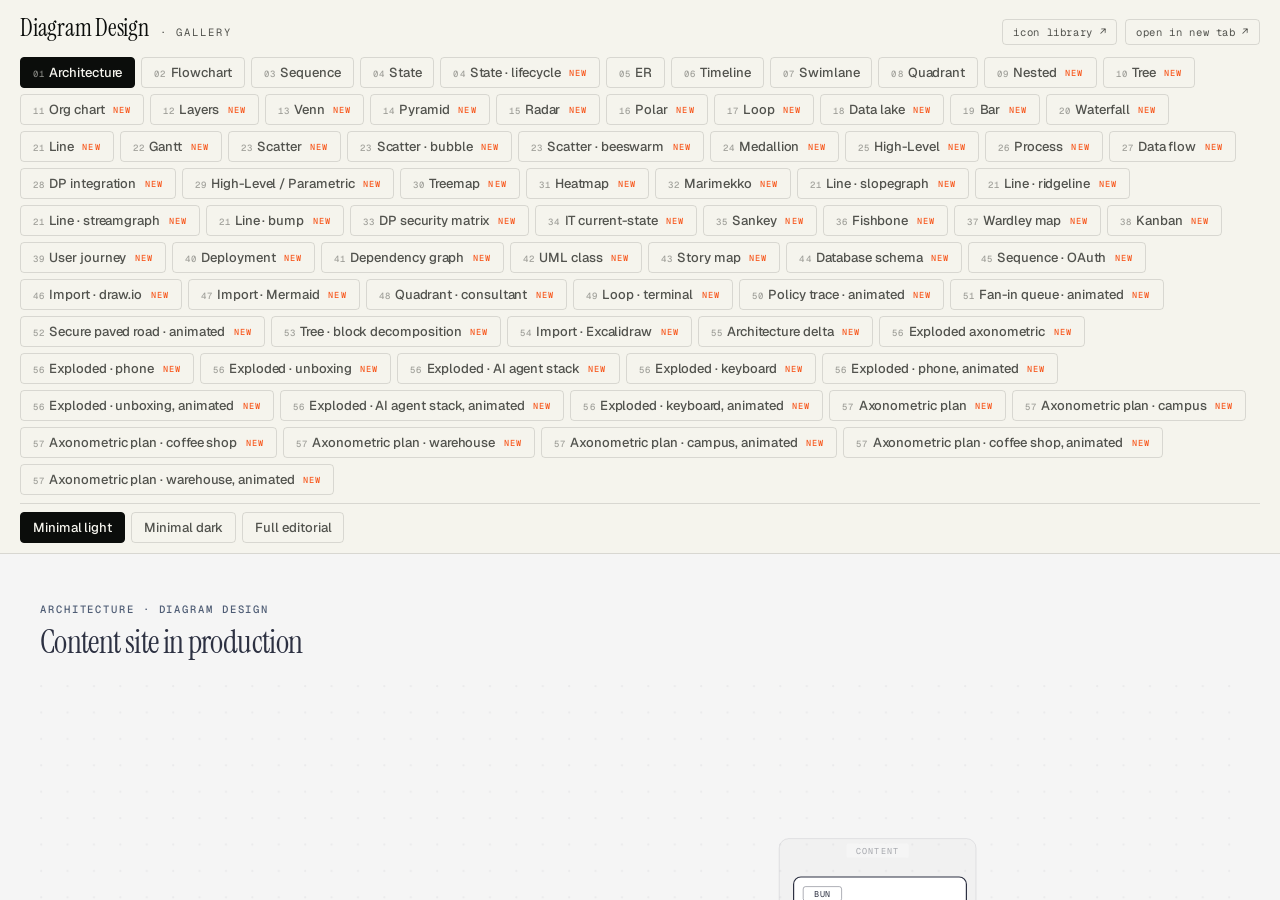
<file: skills/diagram-design/assets/index.html>
<!doctype html>
<html lang="en">
  <head>
    <meta charset="UTF-8" />
    <meta name="viewport" content="width=device-width, initial-scale=1.0" />
    <title>Diagram Design · Gallery</title>
    <link
      href="https://fonts.googleapis.com/css2?family=Instrument+Serif:ital@0;1&family=Geist:wght@400;500;600&family=Geist+Mono:wght@400;500;600&display=swap"
      rel="stylesheet"
    />
    <style>
      *,
      *::before,
      *::after {
        box-sizing: border-box;
        margin: 0;
        padding: 0;
      }
      :root {
        --paper: #f5f4ed;
        --paper-2: #efeee5;
        --ink: #0b0d0b;
        --muted: #52534e;
        --soft: #65655c;
        --rule: rgba(11, 13, 11, 0.12);
        --rule-strong: rgba(11, 13, 11, 0.25);
        --accent: #f7591f;
        --sans: "Geist", system-ui, sans-serif;
        --serif: "Instrument Serif", serif;
        --mono: "Geist Mono", ui-monospace, monospace;
      }
      html,
      body {
        height: 100%;
      }
      body {
        font-family: var(--sans);
        background: var(--paper);
        color: var(--ink);
        display: flex;
        flex-direction: column;
        overflow: hidden;
      }

      .topbar {
        padding: 1rem 1.25rem 0.625rem;
        border-bottom: 1px solid var(--rule);
        flex: 0 0 auto;
      }
      .title-row {
        display: flex;
        align-items: baseline;
        justify-content: space-between;
        margin-bottom: 0.75rem;
        gap: 1rem;
      }
      .title-row h1 {
        font-family: var(--serif);
        font-size: 1.5rem;
        font-weight: 400;
        letter-spacing: -0.01em;
        line-height: 1;
      }
      .title-row .meta {
        font-family: var(--mono);
        font-size: 0.66rem;
        letter-spacing: 0.18em;
        text-transform: uppercase;
        color: var(--muted);
      }
      .title-row .open-raw {
        font-family: var(--mono);
        font-size: 0.66rem;
        letter-spacing: 0.06em;
        color: var(--muted);
        text-decoration: none;
        padding: 0.3rem 0.625rem;
        border: 1px solid var(--rule);
        border-radius: 4px;
        transition:
          color 0.15s,
          border-color 0.15s;
      }
      .open-raw:hover {
        color: var(--accent);
        border-color: var(--accent);
      }

      .tabs {
        display: flex;
        flex-wrap: wrap;
        gap: 0.375rem;
        margin-bottom: 0.5rem;
      }
      .tabs.variants {
        margin-bottom: 0;
        padding-top: 0.5rem;
        border-top: 1px solid var(--rule);
      }
      .tab {
        font-family: var(--sans);
        font-size: 0.8125rem;
        font-weight: 500;
        padding: 0.375rem 0.75rem;
        background: transparent;
        color: var(--muted);
        border: 1px solid var(--rule);
        border-radius: 4px;
        cursor: pointer;
        transition: all 0.12s;
        letter-spacing: -0.005em;
      }
      .tab:hover {
        color: var(--ink);
        border-color: var(--rule-strong);
      }
      .tab:disabled {
        opacity: 0.35;
        cursor: not-allowed;
      }
      .tab.active {
        background: var(--ink);
        color: var(--paper);
        border-color: var(--ink);
      }
      .tab .eyebrow {
        display: inline-block;
        margin-right: 0.25rem;
        font-family: var(--mono);
        font-size: 0.56rem;
        letter-spacing: 0.12em;
        text-transform: uppercase;
        color: inherit;
        opacity: 0.5;
      }
      .tab.new::after {
        content: "NEW";
        display: inline-block;
        margin-left: 0.35rem;
        font-family: var(--mono);
        font-size: 0.54rem;
        letter-spacing: 0.12em;
        color: var(--accent);
        vertical-align: 1px;
      }
      .tab.active.new::after {
        color: var(--paper);
      }

      main {
        flex: 1 1 auto;
        position: relative;
        background: var(--paper-2);
        overflow: hidden;
      }
      iframe {
        position: absolute;
        inset: 0;
        width: 100%;
        height: 100%;
        border: 0;
        background: var(--paper);
        display: block;
      }

      @media (max-width: 640px) {
        #type-tabs {
          flex-wrap: nowrap;
          overflow-x: auto;
          overscroll-behavior-inline: contain;
          padding-bottom: 0.25rem;
          scrollbar-width: thin;
        }
        #type-tabs .tab {
          flex: 0 0 auto;
        }
      }
    </style>
  </head>
  <body>
    <header class="topbar">
      <div class="title-row">
        <h1>
          Diagram Design
          <span
            class="meta"
            style="
              font-family: var(--mono);
              font-size: 0.66rem;
              margin-left: 0.5rem;
            "
            >· gallery</span
          >
        </h1>
        <div style="display: flex; gap: 0.5rem">
          <a class="open-raw" href="icons.html" target="_blank" rel="noopener"
            >icon library ↗</a
          >
          <a
            class="open-raw"
            id="open-raw"
            href="#"
            target="_blank"
            rel="noopener"
            >open in new tab ↗</a
          >
        </div>
      </div>

      <div class="tabs" id="type-tabs" role="radiogroup" aria-label="Diagram type">
        <button class="tab active" data-type="architecture">
          <span class="eyebrow">01</span>Architecture
        </button>
        <button class="tab" data-type="flowchart">
          <span class="eyebrow">02</span>Flowchart
        </button>
        <button class="tab" data-type="sequence">
          <span class="eyebrow">03</span>Sequence
        </button>
        <button class="tab" data-type="state">
          <span class="eyebrow">04</span>State
        </button>
        <button class="tab new" data-type="state-lifecycle" data-parent-type="state">
          <span class="eyebrow">04</span>State · lifecycle
        </button>
        <button class="tab" data-type="er">
          <span class="eyebrow">05</span>ER
        </button>
        <button class="tab" data-type="timeline">
          <span class="eyebrow">06</span>Timeline
        </button>
        <button class="tab" data-type="swimlane">
          <span class="eyebrow">07</span>Swimlane
        </button>
        <button class="tab" data-type="quadrant">
          <span class="eyebrow">08</span>Quadrant
        </button>
        <button class="tab new" data-type="nested">
          <span class="eyebrow">09</span>Nested
        </button>
        <button class="tab new" data-type="tree">
          <span class="eyebrow">10</span>Tree
        </button>
        <button class="tab new" data-type="org-chart">
          <span class="eyebrow">11</span>Org chart
        </button>
        <button class="tab new" data-type="layers">
          <span class="eyebrow">12</span>Layers
        </button>
        <button class="tab new" data-type="venn">
          <span class="eyebrow">13</span>Venn
        </button>
        <button class="tab new" data-type="pyramid">
          <span class="eyebrow">14</span>Pyramid
        </button>
        <button class="tab new" data-type="radar">
          <span class="eyebrow">15</span>Radar
        </button>
        <button class="tab new" data-type="polar">
          <span class="eyebrow">16</span>Polar
        </button>
        <button class="tab new" data-type="loop">
          <span class="eyebrow">17</span>Loop
        </button>
        <button class="tab new" data-type="datalake">
          <span class="eyebrow">18</span>Data lake
        </button>
        <button class="tab new" data-type="bar">
          <span class="eyebrow">19</span>Bar
        </button>
        <button class="tab new" data-type="waterfall">
          <span class="eyebrow">20</span>Waterfall
        </button>
        <button class="tab new" data-type="line">
          <span class="eyebrow">21</span>Line
        </button>
        <button class="tab new" data-type="gantt">
          <span class="eyebrow">22</span>Gantt
        </button>
        <button class="tab new" data-type="scatter">
          <span class="eyebrow">23</span>Scatter
        </button>
        <button class="tab new" data-type="bubble" data-parent-type="scatter">
          <span class="eyebrow">23</span>Scatter · bubble
        </button>
        <button class="tab new" data-type="beeswarm" data-parent-type="scatter">
          <span class="eyebrow">23</span>Scatter · beeswarm
        </button>
        <button class="tab new" data-type="medallion">
          <span class="eyebrow">24</span>Medallion
        </button>
        <button class="tab new" data-type="high-level">
          <span class="eyebrow">25</span>High-Level
        </button>
        <button class="tab new" data-type="process">
          <span class="eyebrow">26</span>Process
        </button>
        <button class="tab new" data-type="data-flow">
          <span class="eyebrow">27</span>Data flow
        </button>
        <button class="tab new" data-type="dp-integration">
          <span class="eyebrow">28</span>DP integration
        </button>
        <button class="tab new" data-type="high-level-vertical">
          <span class="eyebrow">29</span>High-Level / Parametric
        </button>
        <button class="tab new" data-type="treemap">
          <span class="eyebrow">30</span>Treemap
        </button>
        <button class="tab new" data-type="heatmap">
          <span class="eyebrow">31</span>Heatmap
        </button>
        <button class="tab new" data-type="marimekko">
          <span class="eyebrow">32</span>Marimekko
        </button>
        <button class="tab new" data-type="slopegraph" data-parent-type="line">
          <span class="eyebrow">21</span>Line · slopegraph
        </button>
        <button class="tab new" data-type="ridgeline" data-parent-type="line">
          <span class="eyebrow">21</span>Line · ridgeline
        </button>
        <button class="tab new" data-type="streamgraph" data-parent-type="line">
          <span class="eyebrow">21</span>Line · streamgraph
        </button>
        <button class="tab new" data-type="bump" data-parent-type="line">
          <span class="eyebrow">21</span>Line · bump
        </button>
        <button class="tab new" data-type="dp-security-matrix">
          <span class="eyebrow">33</span>DP security matrix
        </button>
        <button class="tab new" data-type="it-state">
          <span class="eyebrow">34</span>IT current-state
        </button>
        <button class="tab new" data-type="sankey">
          <span class="eyebrow">35</span>Sankey
        </button>
        <button class="tab new" data-type="fishbone">
          <span class="eyebrow">36</span>Fishbone
        </button>
        <button class="tab new" data-type="wardley">
          <span class="eyebrow">37</span>Wardley map
        </button>
        <button class="tab new" data-type="kanban">
          <span class="eyebrow">38</span>Kanban
        </button>
        <button class="tab new" data-type="journey">
          <span class="eyebrow">39</span>User journey
        </button>
        <button class="tab new" data-type="deployment">
          <span class="eyebrow">40</span>Deployment
        </button>
        <button class="tab new" data-type="dependency">
          <span class="eyebrow">41</span>Dependency graph
        </button>
        <button class="tab new" data-type="uml-class">
          <span class="eyebrow">42</span>UML class
        </button>
        <button class="tab new" data-type="story-map">
          <span class="eyebrow">43</span>Story map
        </button>
        <button class="tab new" data-type="db-schema">
          <span class="eyebrow">44</span>Database schema
        </button>
        <button class="tab new" data-type="sequence-oauth">
          <span class="eyebrow">45</span>Sequence · OAuth
        </button>
        <button class="tab new" data-type="import-drawio" data-single>
          <span class="eyebrow">46</span>Import · draw.io
        </button>
        <button class="tab new" data-type="import-mermaid" data-single>
          <span class="eyebrow">47</span>Import · Mermaid
        </button>
        <button class="tab new" data-type="quadrant-consultant" data-single>
          <span class="eyebrow">48</span>Quadrant · consultant
        </button>
        <button class="tab new" data-type="loop-terminal" data-single>
          <span class="eyebrow">49</span>Loop · terminal
        </button>
        <button class="tab new" data-type="policy-trace-animated" data-single>
          <span class="eyebrow">50</span>Policy trace · animated
        </button>
        <button class="tab new" data-type="queue-animated" data-single>
          <span class="eyebrow">51</span>Fan-in queue · animated
        </button>
        <button class="tab new" data-type="paved-road-animated" data-single>
          <span class="eyebrow">52</span>Secure paved road · animated
        </button>
        <button class="tab new" data-type="tree-block-decomposition">
          <span class="eyebrow">53</span>Tree · block decomposition
        </button>
        <button class="tab new" data-type="import-excalidraw" data-single>
          <span class="eyebrow">54</span>Import · Excalidraw
        </button>
        <button class="tab new" data-type="architecture-delta">
          <span class="eyebrow">55</span>Architecture delta
        </button>
        <button class="tab new" data-type="exploded">
          <span class="eyebrow">56</span>Exploded axonometric
        </button>
        <button class="tab new" data-type="exploded-phone" data-parent-type="exploded">
          <span class="eyebrow">56</span>Exploded · phone
        </button>
        <button class="tab new" data-type="exploded-unboxing" data-parent-type="exploded">
          <span class="eyebrow">56</span>Exploded · unboxing
        </button>
        <button class="tab new" data-type="exploded-ai-stack" data-parent-type="exploded">
          <span class="eyebrow">56</span>Exploded · AI agent stack
        </button>
        <button class="tab new" data-type="exploded-keyboard" data-parent-type="exploded">
          <span class="eyebrow">56</span>Exploded · keyboard
        </button>
        <button class="tab new" data-type="exploded-phone-animated" data-parent-type="exploded" data-single>
          <span class="eyebrow">56</span>Exploded · phone, animated
        </button>
        <button class="tab new" data-type="exploded-unboxing-animated" data-parent-type="exploded" data-single>
          <span class="eyebrow">56</span>Exploded · unboxing, animated
        </button>
        <button class="tab new" data-type="exploded-ai-stack-animated" data-parent-type="exploded" data-single>
          <span class="eyebrow">56</span>Exploded · AI agent stack, animated
        </button>
        <button class="tab new" data-type="exploded-keyboard-animated" data-parent-type="exploded" data-single>
          <span class="eyebrow">56</span>Exploded · keyboard, animated
        </button>
        <button class="tab new" data-type="axonometric-plan">
          <span class="eyebrow">57</span>Axonometric plan
        </button>
        <button class="tab new" data-type="axonometric-plan-campus" data-parent-type="axonometric-plan">
          <span class="eyebrow">57</span>Axonometric plan · campus
        </button>
        <button class="tab new" data-type="axonometric-plan-coffee-shop" data-parent-type="axonometric-plan">
          <span class="eyebrow">57</span>Axonometric plan · coffee shop
        </button>
        <button class="tab new" data-type="axonometric-plan-warehouse" data-parent-type="axonometric-plan">
          <span class="eyebrow">57</span>Axonometric plan · warehouse
        </button>
        <button class="tab new" data-type="axonometric-plan-campus-animated" data-parent-type="axonometric-plan" data-single>
          <span class="eyebrow">57</span>Axonometric plan · campus, animated
        </button>
        <button class="tab new" data-type="axonometric-plan-coffee-shop-animated" data-parent-type="axonometric-plan" data-single>
          <span class="eyebrow">57</span>Axonometric plan · coffee shop, animated
        </button>
        <button class="tab new" data-type="axonometric-plan-warehouse-animated" data-parent-type="axonometric-plan" data-single>
          <span class="eyebrow">57</span>Axonometric plan · warehouse, animated
        </button>
      </div>

      <div
        class="tabs variants"
        id="variant-tabs"
        role="radiogroup"
        aria-label="Variant"
      >
        <button class="tab active" data-variant="">Minimal light</button>
        <button class="tab" data-variant="-dark">Minimal dark</button>
        <button class="tab" data-variant="-full">Full editorial</button>
      </div>
    </header>

    <main>
      <iframe
        id="preview"
        src="example-architecture.html"
        title="Preview"
      ></iframe>
    </main>

    <script>
      const state = { type: "architecture", variant: "" };
      const iframe = document.getElementById("preview");
      const openRaw = document.getElementById("open-raw");

      function update() {
        const activeType = [...document.querySelectorAll("#type-tabs .tab")].find(
          (tab) => tab.dataset.type === state.type,
        );
        const single = activeType && activeType.hasAttribute("data-single");
        const variantTabs = document.querySelectorAll("#variant-tabs .tab");
        if (single) state.variant = "";
        variantTabs.forEach((tab) => {
          tab.disabled = single && tab.dataset.variant !== "";
        });
        for (const [containerId, key] of [
          ["type-tabs", "type"],
          ["variant-tabs", "variant"],
        ]) {
          document.querySelectorAll(`#${containerId} .tab`).forEach((tab) => {
            const active = tab.dataset[key] === state[key];
            tab.classList.toggle("active", active);
            tab.setAttribute("aria-checked", String(active));
            tab.tabIndex = active ? 0 : -1;
          });
        }
        const src = `example-${state.type}${state.variant}.html`;
        iframe.src = src;
        openRaw.href = src;
        const selectedTabs = document.querySelectorAll('[role="radio"][aria-checked="true"]');
        iframe.setAttribute(
          "aria-labelledby",
          [...selectedTabs].map((tab) => tab.id).join(" "),
        );
      }

      function bindTabs(containerId, key) {
        const container = document.getElementById(containerId);
        const tabs = [...container.querySelectorAll(".tab")];
        tabs.forEach((tab, index) => {
          tab.id = `${containerId}-${index}`;
          tab.setAttribute("role", "radio");
          tab.setAttribute("aria-controls", "preview");
        });

        function activate(tab, focus = false) {
          state[key] = tab.dataset[key];
          update();
          if (focus) tab.focus();
        }

        container.addEventListener("click", (e) => {
          const btn = e.target.closest(".tab");
          if (!btn) return;
          activate(btn);
        });
        container.addEventListener("keydown", (e) => {
          const current = e.target.closest('[role="radio"]');
          if (!current || !container.contains(current)) return;
          const enabledTabs = tabs.filter((tab) => !tab.disabled);
          const index = enabledTabs.indexOf(current);
          let next;
          if (e.key === "ArrowRight" || e.key === "ArrowDown") {
            next = enabledTabs[(index + 1) % enabledTabs.length];
          }
          if (e.key === "ArrowLeft" || e.key === "ArrowUp") {
            next = enabledTabs[(index - 1 + enabledTabs.length) % enabledTabs.length];
          }
          if (e.key === "Home") next = enabledTabs[0];
          if (e.key === "End") next = enabledTabs.at(-1);
          if (!next) return;
          e.preventDefault();
          activate(next, true);
        });
      }

      bindTabs("type-tabs", "type");
      bindTabs("variant-tabs", "variant");
      update();
    </script>
  </body>
</html>
</file>
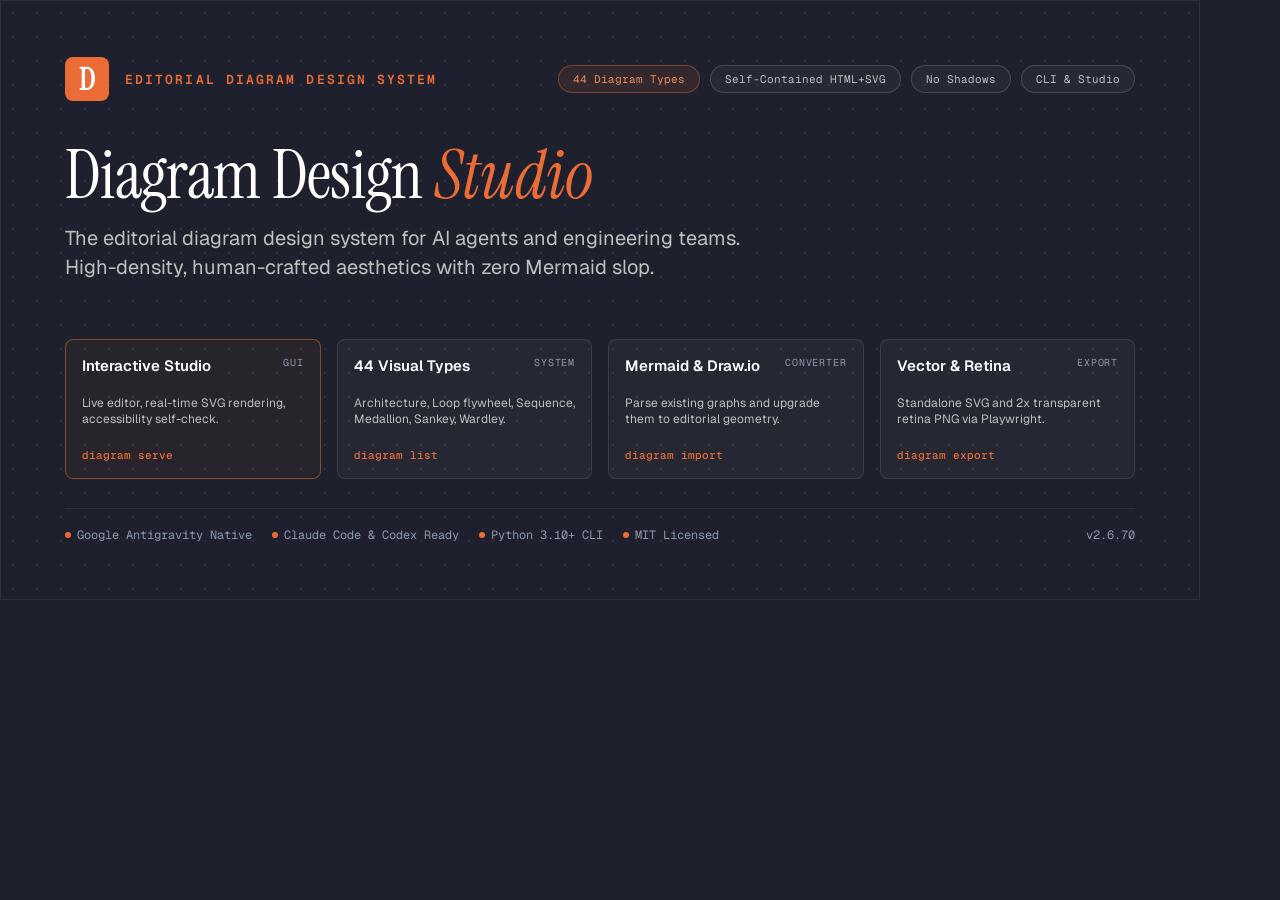
<file: docs/hero/banner.html>
<!DOCTYPE html>
<html lang="en">
<head>
  <meta charset="UTF-8">
  <title>Diagram Design Studio Banner</title>
  <link rel="preconnect" href="https://fonts.googleapis.com">
  <link rel="preconnect" href="https://fonts.gstatic.com" crossorigin>
  <link href="https://fonts.googleapis.com/css2?family=Instrument+Serif:ital@0;1&family=Geist:wght@400;500;600;700&family=Geist+Mono:wght@400;500;600&display=swap" rel="stylesheet">
  <style>
    * { box-sizing: border-box; margin: 0; padding: 0; }
    body {
      width: 1200px;
      height: 600px;
      background: #1e212d;
      color: #f5f5f5;
      font-family: 'Geist', -apple-system, sans-serif;
      display: flex;
      flex-direction: column;
      justify-content: space-between;
      padding: 56px 64px;
      position: relative;
      overflow: hidden;
      border: 1px solid rgba(255, 255, 255, 0.08);
    }

    /* Grid subtle background */
    .bg-grid {
      position: absolute;
      inset: 0;
      background-image: 
        radial-gradient(circle, rgba(255, 255, 255, 0.06) 1px, transparent 1px);
      background-size: 24px 24px;
      pointer-events: none;
    }

    /* Top branding */
    .header {
      position: relative;
      z-index: 2;
      display: flex;
      justify-content: space-between;
      align-items: center;
    }

    .brand-group {
      display: flex;
      align-items: center;
      gap: 16px;
    }

    .logo-badge {
      width: 44px;
      height: 44px;
      background: #eb6c36;
      color: #ffffff;
      font-family: 'Instrument Serif', Georgia, serif;
      font-size: 30px;
      font-weight: 700;
      display: flex;
      align-items: center;
      justify-content: center;
      border-radius: 8px;
    }

    .brand-eyebrow {
      font-family: 'Geist Mono', monospace;
      font-size: 13px;
      letter-spacing: 0.16em;
      text-transform: uppercase;
      color: #eb6c36;
      font-weight: 600;
    }

    .pills {
      display: flex;
      gap: 10px;
    }

    .pill {
      font-family: 'Geist Mono', monospace;
      font-size: 11px;
      padding: 6px 14px;
      border-radius: 999px;
      border: 1px solid rgba(255, 255, 255, 0.15);
      background: rgba(255, 255, 255, 0.04);
      color: #bfc0c0;
    }

    .pill.coral {
      border-color: rgba(235, 108, 54, 0.4);
      color: #f08a59;
      background: rgba(235, 108, 54, 0.1);
    }

    /* Hero main title */
    .hero-main {
      position: relative;
      z-index: 2;
      margin-top: 10px;
    }

    h1 {
      font-family: 'Instrument Serif', Georgia, serif;
      font-size: 68px;
      line-height: 1.05;
      font-weight: 400;
      letter-spacing: -0.01em;
      color: #ffffff;
      margin-bottom: 12px;
    }

    h1 em {
      font-style: italic;
      color: #eb6c36;
    }

    .tagline {
      font-size: 20px;
      color: #bfc0c0;
      max-width: 680px;
      line-height: 1.45;
      font-weight: 400;
    }

    /* Cards / Visual showcase */
    .showcase {
      position: relative;
      z-index: 2;
      display: grid;
      grid-template-columns: repeat(4, 1fr);
      gap: 16px;
      margin-top: 28px;
    }

    .card {
      background: rgba(255, 255, 255, 0.03);
      border: 1px solid rgba(255, 255, 255, 0.1);
      border-radius: 8px;
      padding: 16px;
      display: flex;
      flex-direction: column;
      justify-content: space-between;
      height: 140px;
    }

    .card.highlight {
      border-color: rgba(235, 108, 54, 0.5);
      background: rgba(235, 108, 54, 0.05);
    }

    .card-top {
      display: flex;
      justify-content: space-between;
      align-items: flex-start;
    }

    .card-title {
      font-family: 'Geist', sans-serif;
      font-weight: 600;
      font-size: 15px;
      color: #ffffff;
    }

    .card-type {
      font-family: 'Geist Mono', monospace;
      font-size: 10px;
      letter-spacing: 0.08em;
      text-transform: uppercase;
      color: #8d99ae;
    }

    .card-desc {
      font-size: 12px;
      color: #bfc0c0;
      line-height: 1.35;
    }

    .card-footer {
      font-family: 'Geist Mono', monospace;
      font-size: 11px;
      color: #eb6c36;
      font-weight: 500;
    }

    /* Footer meta */
    .footer-bar {
      position: relative;
      z-index: 2;
      display: flex;
      justify-content: space-between;
      align-items: center;
      border-top: 1px solid rgba(255, 255, 255, 0.08);
      padding-top: 18px;
      font-family: 'Geist Mono', monospace;
      font-size: 12px;
      color: #8d99ae;
    }

    .footer-features {
      display: flex;
      gap: 20px;
    }

    .feature-item {
      display: flex;
      align-items: center;
      gap: 6px;
    }

    .dot {
      width: 6px;
      height: 6px;
      border-radius: 50%;
      background: #eb6c36;
    }
  </style>
</head>
<body>
  <div class="bg-grid"></div>

  <!-- Header -->
  <header class="header">
    <div class="brand-group">
      <div class="logo-badge">D</div>
      <div>
        <div class="brand-eyebrow">EDITORIAL DIAGRAM DESIGN SYSTEM</div>
      </div>
    </div>

    <div class="pills">
      <div class="pill coral">44 Diagram Types</div>
      <div class="pill">Self-Contained HTML+SVG</div>
      <div class="pill">No Shadows</div>
      <div class="pill">CLI & Studio</div>
    </div>
  </header>

  <!-- Hero Main -->
  <div class="hero-main">
    <h1>Diagram Design <em>Studio</em></h1>
    <p class="tagline">
      The editorial diagram design system for AI agents and engineering teams.
      High-density, human-crafted aesthetics with zero Mermaid slop.
    </p>
  </div>

  <!-- Cards Showcase -->
  <div class="showcase">
    <div class="card highlight">
      <div class="card-top">
        <span class="card-title">Interactive Studio</span>
        <span class="card-type">GUI</span>
      </div>
      <p class="card-desc">Live editor, real-time SVG rendering, accessibility self-check.</p>
      <span class="card-footer">diagram serve</span>
    </div>

    <div class="card">
      <div class="card-top">
        <span class="card-title">44 Visual Types</span>
        <span class="card-type">SYSTEM</span>
      </div>
      <p class="card-desc">Architecture, Loop flywheel, Sequence, Medallion, Sankey, Wardley.</p>
      <span class="card-footer">diagram list</span>
    </div>

    <div class="card">
      <div class="card-top">
        <span class="card-title">Mermaid & Draw.io</span>
        <span class="card-type">CONVERTER</span>
      </div>
      <p class="card-desc">Parse existing graphs and upgrade them to editorial geometry.</p>
      <span class="card-footer">diagram import</span>
    </div>

    <div class="card">
      <div class="card-top">
        <span class="card-title">Vector & Retina</span>
        <span class="card-type">EXPORT</span>
      </div>
      <p class="card-desc">Standalone SVG and 2x transparent retina PNG via Playwright.</p>
      <span class="card-footer">diagram export</span>
    </div>
  </div>

  <!-- Footer -->
  <div class="footer-bar">
    <div class="footer-features">
      <div class="feature-item"><span class="dot"></span> Google Antigravity Native</div>
      <div class="feature-item"><span class="dot"></span> Claude Code & Codex Ready</div>
      <div class="feature-item"><span class="dot"></span> Python 3.10+ CLI</div>
      <div class="feature-item"><span class="dot"></span> MIT Licensed</div>
    </div>
    <div>v2.6.70</div>
  </div>
</body>
</html>
</file>
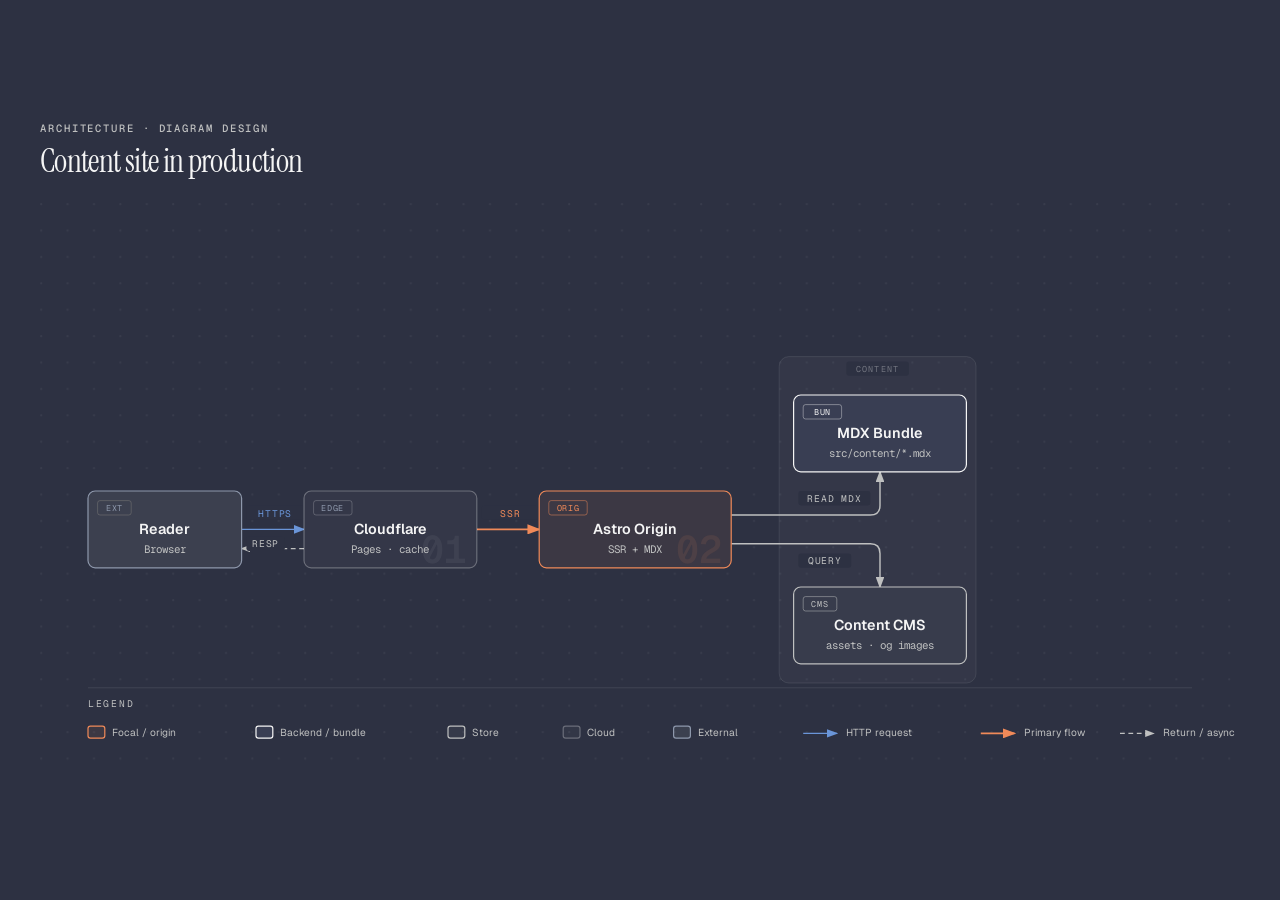
<file: skills/diagram-design/assets/example-architecture-dark.html>
<!DOCTYPE html>
<html lang="en">
<head>
  <meta charset="UTF-8">
  <meta name="viewport" content="width=device-width, initial-scale=1.0">
  <title>Content site · Architecture</title>
  <link href="https://fonts.googleapis.com/css2?family=Instrument+Serif:ital@0;1&family=Geist:wght@400;500;600&family=Geist+Mono:wght@400;500;600&display=swap" rel="stylesheet">
  <style>
    *, *::before, *::after { box-sizing: border-box; margin: 0; padding: 0; }
    :root {
      --color-paper:   #2d3142;
      --color-ink:     #f5f5f5;
      --color-muted:   #bfc0c0;
      --color-accent:  #f08a59;
      --font-sans:     'Geist', system-ui, sans-serif;
      --font-serif:    'Instrument Serif', serif;
      --font-mono:     'Geist Mono', ui-monospace, monospace;
    }

    body {
      font-family: var(--font-sans);
      background: var(--color-paper);
      color: var(--color-ink);
      min-height: 100vh;
      display: flex;
      align-items: center;
      justify-content: center;
      padding: 3rem 2rem;
    }

    .frame { max-width: 1200px; width: 100%; }

    .eyebrow {
      font-family: var(--font-mono);
      font-size: 0.66rem;
      font-weight: 500;
      letter-spacing: 0.18em;
      text-transform: uppercase;
      color: var(--color-muted);
      margin-bottom: 0.5rem;
    }

    h1 {
      font-family: var(--font-serif);
      font-size: clamp(1.5rem, 2.4vw + 0.75rem, 2rem);
      font-weight: 400;
      letter-spacing: -0.02em;
      line-height: 1.15;
      color: var(--color-ink);
      margin-bottom: 1.5rem;
    }

    svg { width: 100%; min-width: 900px; display: block; }
  </style>
</head>
<body>
  <div class="frame">
    <p class="eyebrow">Architecture · Diagram Design</p>
    <h1>Content site in production</h1>

    <svg viewBox="0 0 1000 480" xmlns="http://www.w3.org/2000/svg" role="img" aria-labelledby="architecture-dark-title architecture-dark-desc">
      <title id="architecture-dark-title">Content site in production</title>
      <desc id="architecture-dark-desc">Architecture diagram showing reader requests moving through Cloudflare to an Astro origin, MDX bundle, and content CMS.</desc>
        <defs>
          <pattern id="dots" width="22" height="22" patternUnits="userSpaceOnUse">
            <circle cx="1" cy="1" r="0.9" fill="rgba(245,245,245,0.10)"/>
          </pattern>
          <marker id="arrow" markerWidth="8" markerHeight="6" refX="7" refY="3" orient="auto"><polygon points="0 0, 8 3, 0 6" fill="#bfc0c0"/></marker>
          <marker id="arrow-accent" markerWidth="8" markerHeight="6" refX="7" refY="3" orient="auto"><polygon points="0 0, 8 3, 0 6" fill="#f08a59"/></marker>
          <marker id="arrow-link" markerWidth="8" markerHeight="6" refX="7" refY="3" orient="auto"><polygon points="0 0, 8 3, 0 6" fill="#6a95d8"/></marker>
        </defs>

        <rect width="100%" height="100%" fill="#2d3142"/>
        <rect width="100%" height="100%" fill="url(#dots)" opacity="0.55"/>

        <!-- Zone: Content services (drawn before arrows and nodes) -->
        <rect x="616" y="128" width="164" height="272" rx="8"
              fill="rgba(245,245,245,0.03)" stroke="rgba(245,245,245,0.10)" stroke-width="0.8"/>
        <rect x="672" y="132" width="52" height="12" rx="2" fill="#2d3142"/>
        <text x="698" y="141" fill="rgba(245,245,245,0.35)" font-size="7" font-family="'Geist Mono', monospace"
              text-anchor="middle" letter-spacing="0.14em">CONTENT</text>

        <!-- Arrows first (behind boxes) -->
        <line x1="168" y1="272" x2="220" y2="272" stroke="#6a95d8" stroke-width="1.2" marker-end="url(#arrow-link)"/>
        <line x1="364" y1="272" x2="416" y2="272" stroke="#f08a59" stroke-width="1.4" marker-end="url(#arrow-accent)"/>
        <path d="M 576,260 H 692 Q 700,260 700,252 V 224"
              fill="none" stroke="#bfc0c0" stroke-width="1.2" marker-end="url(#arrow)"/>
        <path d="M 576,284 H 692 Q 700,284 700,292 V 320"
              fill="none" stroke="#bfc0c0" stroke-width="1.2" marker-end="url(#arrow)"/>

        <!-- Dashed return: Cloudflare→Reader (cached HTML) -->
        <path d="M 220,288 H 168" fill="none" stroke="#bfc0c0" stroke-width="1" stroke-dasharray="4,3" marker-end="url(#arrow)"/>

        <!-- Arrow labels -->
        <rect x="172" y="252" width="48" height="12" rx="2" fill="#2d3142"/>
        <text x="196" y="262" fill="#6a95d8" font-size="8" font-family="'Geist Mono', monospace" text-anchor="middle" letter-spacing="0.08em">HTTPS</text>

        <rect x="172" y="278" width="32" height="12" rx="2" fill="#2d3142"/>
        <text x="188" y="287" fill="#bfc0c0" font-size="8" font-family="'Geist Mono', monospace" text-anchor="middle" letter-spacing="0.08em">RESP</text>

        <rect x="368" y="252" width="48" height="12" rx="2" fill="#2d3142"/>
        <text x="392" y="262" fill="#f08a59" font-size="8" font-family="'Geist Mono', monospace" text-anchor="middle" letter-spacing="0.08em">SSR</text>

        <rect x="632" y="240" width="60" height="12" rx="2" fill="#2d3142"/>
        <text x="662" y="249" fill="#bfc0c0" font-size="8" font-family="'Geist Mono', monospace" text-anchor="middle" letter-spacing="0.08em">READ MDX</text>

        <rect x="632" y="292" width="44" height="12" rx="2" fill="#2d3142"/>
        <text x="654" y="301" fill="#bfc0c0" font-size="8" font-family="'Geist Mono', monospace" text-anchor="middle" letter-spacing="0.08em">QUERY</text>

        <!-- Node: Reader -->
        <rect x="40" y="240" width="128" height="64" rx="6" fill="#2d3142"/>
        <rect x="40" y="240" width="128" height="64" rx="6" fill="rgba(191,192,192,0.10)" stroke="#8e98ac" stroke-width="1"/>
        <rect x="48" y="248" width="28" height="12" rx="2" fill="transparent" stroke="rgba(142,140,131,0.40)" stroke-width="0.8"/>
        <text x="62" y="257" fill="#8e98ac" font-size="7" font-family="'Geist Mono', monospace" text-anchor="middle" letter-spacing="0.08em">EXT</text>
        <text x="104" y="276" fill="#f5f5f5" font-size="12" font-weight="600" font-family="'Geist', sans-serif" text-anchor="middle">Reader</text>
        <text x="104" y="292" fill="#bfc0c0" font-size="9" font-family="'Geist Mono', monospace" text-anchor="middle">Browser</text>

        <!-- Node: Cloudflare -->
        <rect x="220" y="240" width="144" height="64" rx="6" fill="#2d3142"/>
        <rect x="220" y="240" width="144" height="64" rx="6" fill="rgba(245,245,245,0.03)" stroke="rgba(245,245,245,0.30)" stroke-width="1"/>
        <rect x="228" y="248" width="32" height="12" rx="2" fill="transparent" stroke="rgba(245,245,245,0.22)" stroke-width="0.8"/>
        <text x="244" y="257" fill="#8e98ac" font-size="7" font-family="'Geist Mono', monospace" text-anchor="middle" letter-spacing="0.08em">EDGE</text>
        <text x="356" y="300" fill="rgba(245,245,245,0.06)" font-size="32" font-weight="600" font-family="'Geist Mono', monospace" text-anchor="end">01</text>
        <text x="292" y="276" fill="#f5f5f5" font-size="12" font-weight="600" font-family="'Geist', sans-serif" text-anchor="middle">Cloudflare</text>
        <text x="292" y="292" fill="#bfc0c0" font-size="9" font-family="'Geist Mono', monospace" text-anchor="middle">Pages · cache</text>

        <!-- Node: Astro (focal coral) -->
        <rect x="416" y="240" width="160" height="64" rx="6" fill="#2d3142"/>
        <rect x="416" y="240" width="160" height="64" rx="6" fill="rgba(240,138,89,0.08)" stroke="#f08a59" stroke-width="1"/>
        <rect x="424" y="248" width="32" height="12" rx="2" fill="transparent" stroke="rgba(240,138,89,0.50)" stroke-width="0.8"/>
        <text x="440" y="257" fill="#f08a59" font-size="7" font-family="'Geist Mono', monospace" text-anchor="middle" letter-spacing="0.08em">ORIG</text>
        <text x="568" y="300" fill="rgba(240,138,89,0.10)" font-size="32" font-weight="600" font-family="'Geist Mono', monospace" text-anchor="end">02</text>
        <text x="496" y="276" fill="#f5f5f5" font-size="12" font-weight="600" font-family="'Geist', sans-serif" text-anchor="middle">Astro Origin</text>
        <text x="496" y="292" fill="#bfc0c0" font-size="9" font-family="'Geist Mono', monospace" text-anchor="middle">SSR + MDX</text>

        <!-- Node: MDX Bundle -->
        <rect x="628" y="160" width="144" height="64" rx="6" fill="#2d3142"/>
        <rect x="628" y="160" width="144" height="64" rx="6" fill="#393e53" stroke="#f5f5f5" stroke-width="1"/>
        <rect x="636" y="168" width="32" height="12" rx="2" fill="transparent" stroke="rgba(245,245,245,0.40)" stroke-width="0.8"/>
        <text x="652" y="177" fill="#f5f5f5" font-size="7" font-family="'Geist Mono', monospace" text-anchor="middle" letter-spacing="0.08em">BUN</text>
        <text x="700" y="196" fill="#f5f5f5" font-size="12" font-weight="600" font-family="'Geist', sans-serif" text-anchor="middle">MDX Bundle</text>
        <text x="700" y="212" fill="#bfc0c0" font-size="9" font-family="'Geist Mono', monospace" text-anchor="middle">src/content/*.mdx</text>

        <!-- Node: Content CMS -->
        <rect x="628" y="320" width="144" height="64" rx="6" fill="#2d3142"/>
        <rect x="628" y="320" width="144" height="64" rx="6" fill="rgba(245,245,245,0.05)" stroke="#bfc0c0" stroke-width="1"/>
        <rect x="636" y="328" width="28" height="12" rx="2" fill="transparent" stroke="rgba(191,192,192,0.50)" stroke-width="0.8"/>
        <text x="650" y="337" fill="#bfc0c0" font-size="7" font-family="'Geist Mono', monospace" text-anchor="middle" letter-spacing="0.08em">CMS</text>
        <text x="700" y="356" fill="#f5f5f5" font-size="12" font-weight="600" font-family="'Geist', sans-serif" text-anchor="middle">Content CMS</text>
        <text x="700" y="372" fill="#bfc0c0" font-size="9" font-family="'Geist Mono', monospace" text-anchor="middle">assets · og images</text>

        <!-- Legend strip -->
        <line x1="40" y1="404" x2="960" y2="404" stroke="rgba(245,245,245,0.10)" stroke-width="0.8"/>
        <text x="40" y="420" fill="#bfc0c0" font-size="8" font-family="'Geist Mono', monospace" letter-spacing="0.18em">LEGEND</text>

        <rect x="40" y="436" width="14" height="10" rx="2" fill="rgba(240,138,89,0.08)" stroke="#f08a59" stroke-width="1"/>
        <text x="60" y="444" fill="#bfc0c0" font-size="8.5" font-family="'Geist', sans-serif">Focal / origin</text>

        <rect x="180" y="436" width="14" height="10" rx="2" fill="#393e53" stroke="#f5f5f5" stroke-width="1"/>
        <text x="200" y="444" fill="#bfc0c0" font-size="8.5" font-family="'Geist', sans-serif">Backend / bundle</text>

        <rect x="340" y="436" width="14" height="10" rx="2" fill="rgba(245,245,245,0.05)" stroke="#bfc0c0" stroke-width="1"/>
        <text x="360" y="444" fill="#bfc0c0" font-size="8.5" font-family="'Geist', sans-serif">Store</text>

        <rect x="436" y="436" width="14" height="10" rx="2" fill="rgba(245,245,245,0.03)" stroke="rgba(245,245,245,0.30)" stroke-width="1"/>
        <text x="456" y="444" fill="#bfc0c0" font-size="8.5" font-family="'Geist', sans-serif">Cloud</text>

        <rect x="528" y="436" width="14" height="10" rx="2" fill="rgba(191,192,192,0.10)" stroke="#8e98ac" stroke-width="1"/>
        <text x="548" y="444" fill="#bfc0c0" font-size="8.5" font-family="'Geist', sans-serif">External</text>

        <line x1="636" y1="442" x2="664" y2="442" stroke="#6a95d8" stroke-width="1.2" marker-end="url(#arrow-link)"/>
        <text x="672" y="444" fill="#bfc0c0" font-size="8.5" font-family="'Geist', sans-serif">HTTP request</text>

        <line x1="784" y1="442" x2="812" y2="442" stroke="#f08a59" stroke-width="1.4" marker-end="url(#arrow-accent)"/>
        <text x="820" y="444" fill="#bfc0c0" font-size="8.5" font-family="'Geist', sans-serif">Primary flow</text>

        <line x1="900" y1="442" x2="928" y2="442" stroke="#bfc0c0" stroke-width="1" stroke-dasharray="4,3" marker-end="url(#arrow)"/>
        <text x="936" y="444" fill="#bfc0c0" font-size="8.5" font-family="'Geist', sans-serif">Return / async</text>
      </svg>
  </div>
</body>
</html>
</file>
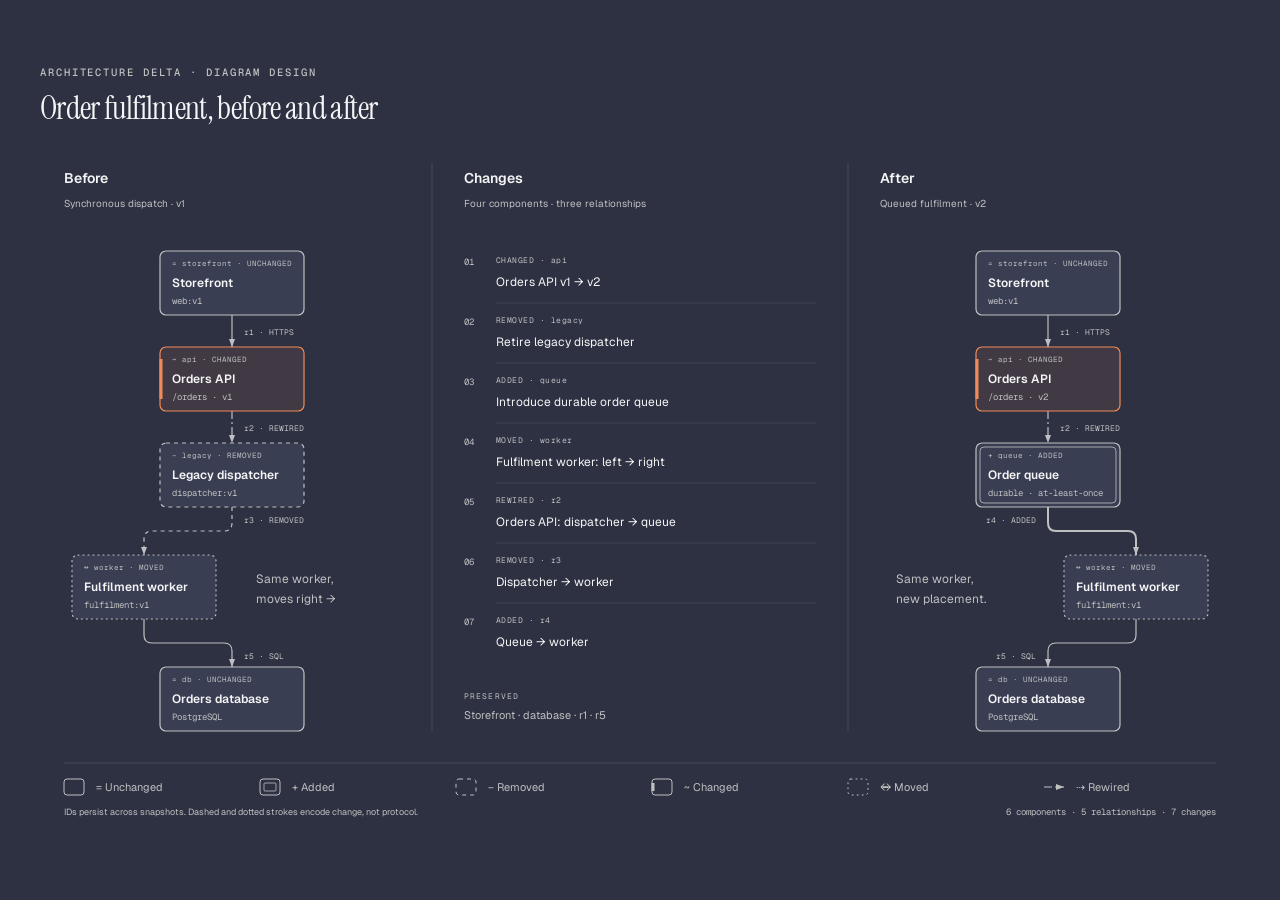
<file: skills/diagram-design/assets/example-architecture-delta-dark.html>
<!DOCTYPE html>
<html lang="en">
<head>
  <meta charset="UTF-8">
  <meta name="viewport" content="width=device-width, initial-scale=1.0">
  <title>Order fulfilment · Architecture delta</title>
  <link href="https://fonts.googleapis.com/css2?family=Instrument+Serif:ital@0;1&family=Geist:wght@400;500;600&family=Geist+Mono:wght@400;500;600&display=swap" rel="stylesheet">
  <style>
    *, *::before, *::after { box-sizing: border-box; margin: 0; padding: 0; }
    :root {
      --color-paper: #2d3142;
      --color-ink: #f5f5f5;
      --color-muted: #bfc0c0;
      --color-rule: rgba(245,245,245,0.12);
      --color-accent: #f08a59;
      --font-sans: 'Geist', system-ui, sans-serif;
      --font-serif: 'Instrument Serif', serif;
      --font-mono: 'Geist Mono', ui-monospace, monospace;
    }
    body { font-family: var(--font-sans); color: var(--color-ink); background: var(--color-paper); min-height: 100vh; padding: 3rem 2rem; display: flex; align-items: center; justify-content: center; }
    .frame { width: 100%; max-width: 1200px; min-width: 0; margin: 0 auto; }
    .eyebrow { font-family: var(--font-mono); font-size: 0.66rem; font-weight: 500; letter-spacing: 0.18em; text-transform: uppercase; color: var(--color-muted); margin-bottom: 0.75rem; }
    h1 { font-family: var(--font-serif); font-size: clamp(1.75rem, 3vw + 1rem, 2rem); line-height: 1.1; font-weight: 400; letter-spacing: -0.02em; margin-bottom: 1.75rem; }
    .subtitle { max-width: 64ch; font-size: 0.9375rem; line-height: 1.6; color: var(--color-muted); margin-bottom: 2rem; }
    .diagram-container { width: 100%; overflow-x: auto; }
    .diagram-container:focus-visible { outline: 2px solid var(--color-muted); outline-offset: 4px; }
    svg { display: block; width: 100%; min-width: 1100px; }
    .scroll-hint { display: none; margin: 1rem 0 0; font-size: 0.8125rem; color: var(--color-muted); }
    @media (max-width: 700px) { body { padding: 2rem 1rem; } .scroll-hint { display: block; } }
  </style>
</head>
<body>
  <main class="frame">
    <p class="eyebrow">Architecture delta · Diagram Design</p>
    <h1>Order fulfilment, before and after</h1>

    <div class="diagram-container" role="region" aria-label="Before, changes, and after architecture comparison; scroll horizontally on narrow screens" tabindex="0">
      <svg viewBox="0 0 1200 680" xmlns="http://www.w3.org/2000/svg" data-diagram="architecture-delta" role="img" aria-labelledby="architecture-delta-dark-title architecture-delta-dark-desc">
        <title id="architecture-delta-dark-title">Order fulfilment, before and after</title>
        <desc id="architecture-delta-dark-desc">A durable order queue replaces the legacy dispatcher, Orders API changes from v1 to v2, the fulfilment worker moves without changing implementation, and the storefront and database stay unchanged, with seven component and relationship changes listed between both snapshots.</desc>
        <defs>
          <marker id="architecture-delta-dark-arrow" markerWidth="8" markerHeight="6" refX="8" refY="3" orient="auto" markerUnits="userSpaceOnUse"><polygon points="0 0, 8 3, 0 6" fill="#bfc0c0"/></marker>
        </defs>
        <rect width="1200" height="680" fill="#2d3142"/>
        <text x="24" y="28" fill="#f5f5f5" font-size="14" font-family="'Geist', sans-serif" font-weight="600">Before</text>
        <text x="24" y="52" fill="#bfc0c0" font-size="10" font-family="'Geist', sans-serif" >Synchronous dispatch · v1</text>
        <text x="424" y="28" fill="#f5f5f5" font-size="14" font-family="'Geist', sans-serif" font-weight="600">Changes</text>
        <text x="424" y="52" fill="#bfc0c0" font-size="10" font-family="'Geist', sans-serif" >Four components · three relationships</text>
        <text x="840" y="28" fill="#f5f5f5" font-size="14" font-family="'Geist', sans-serif" font-weight="600">After</text>
        <text x="840" y="52" fill="#bfc0c0" font-size="10" font-family="'Geist', sans-serif" >Queued fulfilment · v2</text>
        <path d="M 392 8 V 576 M 808 8 V 576" stroke="rgba(245,245,245,0.12)" stroke-width="1"/>
        <g data-snapshot="before" transform="translate(24 96)" data-grid="336 480 4">
<!-- Relationships precede components; endpoints meet the declared bounds. -->
<path data-kind="relationship" data-object-id="r1" data-status="unchanged" data-signature="https:create" data-from="storefront" data-to="api" d="M 168 64 V 96" fill="none" stroke="#bfc0c0" stroke-width="1.2" marker-end="url(#architecture-delta-dark-arrow)"/>
<path data-kind="relationship" data-object-id="r2" data-status="rewired" data-signature="submit-order" data-from="api" data-to="legacy" d="M 168 160 V 192" fill="none" stroke="#bfc0c0" stroke-width="1.2" stroke-dasharray="8 3 2 3" marker-end="url(#architecture-delta-dark-arrow)"/>
<path data-kind="relationship" data-object-id="r3" data-status="removed" data-signature="dispatch" data-from="legacy" data-to="worker" d="M 168 256 V 272 Q 168 280 160 280 H 88 Q 80 280 80 288 V 304" fill="none" stroke="#bfc0c0" stroke-width="1.2" stroke-dasharray="4 4" marker-end="url(#architecture-delta-dark-arrow)"/>
<path data-kind="relationship" data-object-id="r5" data-status="unchanged" data-signature="write-order" data-from="worker" data-to="db" d="M 80 368 V 384 Q 80 392 88 392 H 160 Q 168 392 168 400 V 416" fill="none" stroke="#bfc0c0" stroke-width="1.2" marker-end="url(#architecture-delta-dark-arrow)"/>
<rect x="176" y="72" width="92" height="16" rx="2" fill="#2d3142"/>
<text x="180" y="84" fill="#bfc0c0" font-size="8" font-family="'Geist Mono', monospace" >r1 · HTTPS</text>
<rect x="176" y="168" width="92" height="16" rx="2" fill="#2d3142"/>
<text x="180" y="180" fill="#bfc0c0" font-size="8" font-family="'Geist Mono', monospace" >r2 · REWIRED</text>
<rect x="176" y="260" width="92" height="16" rx="2" fill="#2d3142"/>
<text x="180" y="272" fill="#bfc0c0" font-size="8" font-family="'Geist Mono', monospace" >r3 · REMOVED</text>
<rect x="176" y="396" width="68" height="16" rx="2" fill="#2d3142"/>
<text x="180" y="408" fill="#bfc0c0" font-size="8" font-family="'Geist Mono', monospace" >r5 · SQL</text>
<g data-kind="component" data-object-id="storefront" data-status="unchanged" data-signature="web:v1">
<rect data-role="bounds" x="96" y="0" width="144" height="64" rx="6" fill="#393e53" stroke="#bfc0c0" stroke-width="1.2"/>
<text x="108" y="15" fill="#bfc0c0" font-size="7.5" font-family="'Geist Mono', monospace" >= storefront · UNCHANGED</text>
<text x="108" y="36" fill="#f5f5f5" font-size="12" font-family="'Geist', sans-serif" font-weight="600">Storefront</text>
<text x="108" y="53" fill="#bfc0c0" font-size="9" font-family="'Geist Mono', monospace" >web:v1</text>
</g>
<g data-kind="component" data-object-id="api" data-status="changed" data-signature="orders:v1">
<rect data-role="bounds" x="96" y="96" width="144" height="64" rx="6" fill="rgba(240,138,89,0.10)" stroke="#f08a59" stroke-width="1.2"/>
<path d="M 97 108 V 148" fill="none" stroke="#f08a59" stroke-width="3"/>
<text x="108" y="111" fill="#bfc0c0" font-size="7.5" font-family="'Geist Mono', monospace" >~ api · CHANGED</text>
<text x="108" y="132" fill="#f5f5f5" font-size="12" font-family="'Geist', sans-serif" font-weight="600">Orders API</text>
<text x="108" y="149" fill="#bfc0c0" font-size="9" font-family="'Geist Mono', monospace" >/orders · v1</text>
</g>
<g data-kind="component" data-object-id="legacy" data-status="removed" data-signature="dispatcher:v1">
<rect data-role="bounds" x="96" y="192" width="144" height="64" rx="6" fill="#393e53" stroke="#bfc0c0" stroke-width="1.2" stroke-dasharray="4 4"/>
<text x="108" y="207" fill="#bfc0c0" font-size="7.5" font-family="'Geist Mono', monospace" >− legacy · REMOVED</text>
<text x="108" y="228" fill="#f5f5f5" font-size="12" font-family="'Geist', sans-serif" font-weight="600">Legacy dispatcher</text>
<text x="108" y="245" fill="#bfc0c0" font-size="9" font-family="'Geist Mono', monospace" >dispatcher:v1</text>
</g>
<g data-kind="component" data-object-id="worker" data-status="moved" data-signature="fulfilment:v1">
<rect data-role="bounds" x="8" y="304" width="144" height="64" rx="6" fill="#393e53" stroke="#bfc0c0" stroke-width="1.2" stroke-dasharray="1 4" stroke-linecap="round"/>
<text x="20" y="319" fill="#bfc0c0" font-size="7.5" font-family="'Geist Mono', monospace" >↔ worker · MOVED</text>
<text x="20" y="340" fill="#f5f5f5" font-size="12" font-family="'Geist', sans-serif" font-weight="600">Fulfilment worker</text>
<text x="20" y="357" fill="#bfc0c0" font-size="9" font-family="'Geist Mono', monospace" >fulfilment:v1</text>
</g>
<g data-kind="component" data-object-id="db" data-status="unchanged" data-signature="orders:postgres">
<rect data-role="bounds" x="96" y="416" width="144" height="64" rx="6" fill="#393e53" stroke="#bfc0c0" stroke-width="1.2"/>
<text x="108" y="431" fill="#bfc0c0" font-size="7.5" font-family="'Geist Mono', monospace" >= db · UNCHANGED</text>
<text x="108" y="452" fill="#f5f5f5" font-size="12" font-family="'Geist', sans-serif" font-weight="600">Orders database</text>
<text x="108" y="469" fill="#bfc0c0" font-size="9" font-family="'Geist Mono', monospace" >PostgreSQL</text>
</g>
<text x="192" y="332" fill="#bfc0c0" font-size="12" font-family="'Geist', sans-serif" >Same worker,</text>
<text x="192" y="352" fill="#bfc0c0" font-size="12" font-family="'Geist', sans-serif" >moves right →</text>
</g>
        <text x="424" y="110" fill="#bfc0c0" font-size="9" font-family="'Geist Mono', monospace" >01</text>
<text x="456" y="108" data-change="CHANGED" data-target="api" fill="#bfc0c0" font-size="8" font-family="'Geist Mono', monospace" letter-spacing="0.06em">CHANGED · api<tspan x="456" y="131" fill="#f5f5f5" font-size="12" font-family="'Geist', sans-serif" letter-spacing="0">Orders API v1 → v2</tspan></text>
<path d="M 456 148 H 776" stroke="rgba(245,245,245,0.12)" stroke-width="0.8"/>
<text x="424" y="170" fill="#bfc0c0" font-size="9" font-family="'Geist Mono', monospace" >02</text>
<text x="456" y="168" data-change="REMOVED" data-target="legacy" fill="#bfc0c0" font-size="8" font-family="'Geist Mono', monospace" letter-spacing="0.06em">REMOVED · legacy<tspan x="456" y="191" fill="#f5f5f5" font-size="12" font-family="'Geist', sans-serif" letter-spacing="0">Retire legacy dispatcher</tspan></text>
<path d="M 456 208 H 776" stroke="rgba(245,245,245,0.12)" stroke-width="0.8"/>
<text x="424" y="230" fill="#bfc0c0" font-size="9" font-family="'Geist Mono', monospace" >03</text>
<text x="456" y="228" data-change="ADDED" data-target="queue" fill="#bfc0c0" font-size="8" font-family="'Geist Mono', monospace" letter-spacing="0.06em">ADDED · queue<tspan x="456" y="251" fill="#f5f5f5" font-size="12" font-family="'Geist', sans-serif" letter-spacing="0">Introduce durable order queue</tspan></text>
<path d="M 456 268 H 776" stroke="rgba(245,245,245,0.12)" stroke-width="0.8"/>
<text x="424" y="290" fill="#bfc0c0" font-size="9" font-family="'Geist Mono', monospace" >04</text>
<text x="456" y="288" data-change="MOVED" data-target="worker" fill="#bfc0c0" font-size="8" font-family="'Geist Mono', monospace" letter-spacing="0.06em">MOVED · worker<tspan x="456" y="311" fill="#f5f5f5" font-size="12" font-family="'Geist', sans-serif" letter-spacing="0">Fulfilment worker: left → right</tspan></text>
<path d="M 456 328 H 776" stroke="rgba(245,245,245,0.12)" stroke-width="0.8"/>
<text x="424" y="350" fill="#bfc0c0" font-size="9" font-family="'Geist Mono', monospace" >05</text>
<text x="456" y="348" data-change="REWIRED" data-target="r2" fill="#bfc0c0" font-size="8" font-family="'Geist Mono', monospace" letter-spacing="0.06em">REWIRED · r2<tspan x="456" y="371" fill="#f5f5f5" font-size="12" font-family="'Geist', sans-serif" letter-spacing="0">Orders API: dispatcher → queue</tspan></text>
<path d="M 456 388 H 776" stroke="rgba(245,245,245,0.12)" stroke-width="0.8"/>
<text x="424" y="410" fill="#bfc0c0" font-size="9" font-family="'Geist Mono', monospace" >06</text>
<text x="456" y="408" data-change="REMOVED" data-target="r3" fill="#bfc0c0" font-size="8" font-family="'Geist Mono', monospace" letter-spacing="0.06em">REMOVED · r3<tspan x="456" y="431" fill="#f5f5f5" font-size="12" font-family="'Geist', sans-serif" letter-spacing="0">Dispatcher → worker</tspan></text>
<path d="M 456 448 H 776" stroke="rgba(245,245,245,0.12)" stroke-width="0.8"/>
<text x="424" y="470" fill="#bfc0c0" font-size="9" font-family="'Geist Mono', monospace" >07</text>
<text x="456" y="468" data-change="ADDED" data-target="r4" fill="#bfc0c0" font-size="8" font-family="'Geist Mono', monospace" letter-spacing="0.06em">ADDED · r4<tspan x="456" y="491" fill="#f5f5f5" font-size="12" font-family="'Geist', sans-serif" letter-spacing="0">Queue → worker</tspan></text>
<text x="424" y="544" fill="#bfc0c0" font-size="8" font-family="'Geist Mono', monospace" letter-spacing="0.14em">PRESERVED</text>
<text x="424" y="564" fill="#bfc0c0" font-size="11" font-family="'Geist', sans-serif" >Storefront · database · r1 · r5</text>
        <g data-snapshot="after" transform="translate(840 96)" data-grid="336 480 4">
<!-- Relationships precede components; endpoints meet the declared bounds. -->
<path data-kind="relationship" data-object-id="r1" data-status="unchanged" data-signature="https:create" data-from="storefront" data-to="api" d="M 168 64 V 96" fill="none" stroke="#bfc0c0" stroke-width="1.2" marker-end="url(#architecture-delta-dark-arrow)"/>
<path data-kind="relationship" data-object-id="r2" data-status="rewired" data-signature="submit-order" data-from="api" data-to="queue" d="M 168 160 V 192" fill="none" stroke="#bfc0c0" stroke-width="1.2" stroke-dasharray="8 3 2 3" marker-end="url(#architecture-delta-dark-arrow)"/>
<path data-kind="relationship" data-object-id="r4" data-status="added" data-signature="deliver" data-from="queue" data-to="worker" d="M 168 256 V 272 Q 168 280 176 280 H 248 Q 256 280 256 288 V 304" fill="none" stroke="#bfc0c0" stroke-width="2" marker-end="url(#architecture-delta-dark-arrow)"/>
<path data-kind="relationship" data-object-id="r5" data-status="unchanged" data-signature="write-order" data-from="worker" data-to="db" d="M 256 368 V 384 Q 256 392 248 392 H 176 Q 168 392 168 400 V 416" fill="none" stroke="#bfc0c0" stroke-width="1.2" marker-end="url(#architecture-delta-dark-arrow)"/>
<rect x="176" y="72" width="92" height="16" rx="2" fill="#2d3142"/>
<text x="180" y="84" fill="#bfc0c0" font-size="8" font-family="'Geist Mono', monospace" >r1 · HTTPS</text>
<rect x="176" y="168" width="92" height="16" rx="2" fill="#2d3142"/>
<text x="180" y="180" fill="#bfc0c0" font-size="8" font-family="'Geist Mono', monospace" >r2 · REWIRED</text>
<rect x="68" y="260" width="92" height="16" rx="2" fill="#2d3142"/>
<text x="156" y="272" fill="#bfc0c0" font-size="8" font-family="'Geist Mono', monospace" text-anchor="end">r4 · ADDED</text>
<rect x="92" y="396" width="68" height="16" rx="2" fill="#2d3142"/>
<text x="156" y="408" fill="#bfc0c0" font-size="8" font-family="'Geist Mono', monospace" text-anchor="end">r5 · SQL</text>
<g data-kind="component" data-object-id="storefront" data-status="unchanged" data-signature="web:v1">
<rect data-role="bounds" x="96" y="0" width="144" height="64" rx="6" fill="#393e53" stroke="#bfc0c0" stroke-width="1.2"/>
<text x="108" y="15" fill="#bfc0c0" font-size="7.5" font-family="'Geist Mono', monospace" >= storefront · UNCHANGED</text>
<text x="108" y="36" fill="#f5f5f5" font-size="12" font-family="'Geist', sans-serif" font-weight="600">Storefront</text>
<text x="108" y="53" fill="#bfc0c0" font-size="9" font-family="'Geist Mono', monospace" >web:v1</text>
</g>
<g data-kind="component" data-object-id="api" data-status="changed" data-signature="orders:v2">
<rect data-role="bounds" x="96" y="96" width="144" height="64" rx="6" fill="rgba(240,138,89,0.10)" stroke="#f08a59" stroke-width="1.2"/>
<path d="M 97 108 V 148" fill="none" stroke="#f08a59" stroke-width="3"/>
<text x="108" y="111" fill="#bfc0c0" font-size="7.5" font-family="'Geist Mono', monospace" >~ api · CHANGED</text>
<text x="108" y="132" fill="#f5f5f5" font-size="12" font-family="'Geist', sans-serif" font-weight="600">Orders API</text>
<text x="108" y="149" fill="#bfc0c0" font-size="9" font-family="'Geist Mono', monospace" >/orders · v2</text>
</g>
<g data-kind="component" data-object-id="queue" data-status="added" data-signature="orders:durable:v1">
<rect data-role="bounds" x="96" y="192" width="144" height="64" rx="6" fill="#393e53" stroke="#bfc0c0" stroke-width="1.2"/>
<rect x="100" y="196" width="136" height="56" rx="4" fill="none" stroke="#bfc0c0" stroke-width="0.8"/>
<text x="108" y="207" fill="#bfc0c0" font-size="7.5" font-family="'Geist Mono', monospace" >+ queue · ADDED</text>
<text x="108" y="228" fill="#f5f5f5" font-size="12" font-family="'Geist', sans-serif" font-weight="600">Order queue</text>
<text x="108" y="245" fill="#bfc0c0" font-size="9" font-family="'Geist Mono', monospace" >durable · at-least-once</text>
</g>
<g data-kind="component" data-object-id="worker" data-status="moved" data-signature="fulfilment:v1">
<rect data-role="bounds" x="184" y="304" width="144" height="64" rx="6" fill="#393e53" stroke="#bfc0c0" stroke-width="1.2" stroke-dasharray="1 4" stroke-linecap="round"/>
<text x="196" y="319" fill="#bfc0c0" font-size="7.5" font-family="'Geist Mono', monospace" >↔ worker · MOVED</text>
<text x="196" y="340" fill="#f5f5f5" font-size="12" font-family="'Geist', sans-serif" font-weight="600">Fulfilment worker</text>
<text x="196" y="357" fill="#bfc0c0" font-size="9" font-family="'Geist Mono', monospace" >fulfilment:v1</text>
</g>
<g data-kind="component" data-object-id="db" data-status="unchanged" data-signature="orders:postgres">
<rect data-role="bounds" x="96" y="416" width="144" height="64" rx="6" fill="#393e53" stroke="#bfc0c0" stroke-width="1.2"/>
<text x="108" y="431" fill="#bfc0c0" font-size="7.5" font-family="'Geist Mono', monospace" >= db · UNCHANGED</text>
<text x="108" y="452" fill="#f5f5f5" font-size="12" font-family="'Geist', sans-serif" font-weight="600">Orders database</text>
<text x="108" y="469" fill="#bfc0c0" font-size="9" font-family="'Geist Mono', monospace" >PostgreSQL</text>
</g>
<text x="16" y="332" fill="#bfc0c0" font-size="12" font-family="'Geist', sans-serif" >Same worker,</text>
<text x="16" y="352" fill="#bfc0c0" font-size="12" font-family="'Geist', sans-serif" >new placement.</text>
</g>
        <path d="M 24 608 H 1176" stroke="rgba(245,245,245,0.12)" stroke-width="1"/>
<rect x="24" y="624" width="20" height="16" rx="3" fill="none" stroke="#bfc0c0" stroke-width="1"/>
<text x="56" y="636" fill="#bfc0c0" font-size="11" font-family="'Geist', sans-serif" >= Unchanged</text>
<rect x="220" y="624" width="20" height="16" rx="3" fill="none" stroke="#bfc0c0" stroke-width="1"/>
<rect x="224" y="628" width="12" height="8" rx="1" fill="none" stroke="#bfc0c0" stroke-width="0.8"/>
<text x="252" y="636" fill="#bfc0c0" font-size="11" font-family="'Geist', sans-serif" >+ Added</text>
<rect x="416" y="624" width="20" height="16" rx="3" fill="none" stroke="#bfc0c0" stroke-width="1" stroke-dasharray="4 4"/>
<text x="448" y="636" fill="#bfc0c0" font-size="11" font-family="'Geist', sans-serif" >− Removed</text>
<rect x="612" y="624" width="20" height="16" rx="3" fill="none" stroke="#bfc0c0" stroke-width="1"/>
<path d="M 613 628 V 636" stroke="#bfc0c0" stroke-width="3"/>
<text x="644" y="636" fill="#bfc0c0" font-size="11" font-family="'Geist', sans-serif" >~ Changed</text>
<rect x="808" y="624" width="20" height="16" rx="3" fill="none" stroke="#bfc0c0" stroke-width="1" stroke-dasharray="1 4" stroke-linecap="round"/>
<text x="840" y="636" fill="#bfc0c0" font-size="11" font-family="'Geist', sans-serif" >↔ Moved</text>
<path d="M 1004 632 H 1024" fill="none" stroke="#bfc0c0" stroke-width="1.2" stroke-dasharray="8 3 2 3" marker-end="url(#architecture-delta-dark-arrow)"/>
<text x="1036" y="636" fill="#bfc0c0" font-size="11" font-family="'Geist', sans-serif" >⇢ Rewired</text>
<text x="24" y="660" fill="#bfc0c0" font-size="9" font-family="'Geist', sans-serif" >IDs persist across snapshots. Dashed and dotted strokes encode change, not protocol.</text>
<text x="1176" y="660" fill="#bfc0c0" font-size="9" font-family="'Geist Mono', monospace" text-anchor="end">6 components · 5 relationships · 7 changes</text>
      </svg>
    </div>
    <p class="scroll-hint">Scroll the diagram horizontally to compare both snapshots and the change ledger.</p>
  </main>
</body>
</html>
</file>
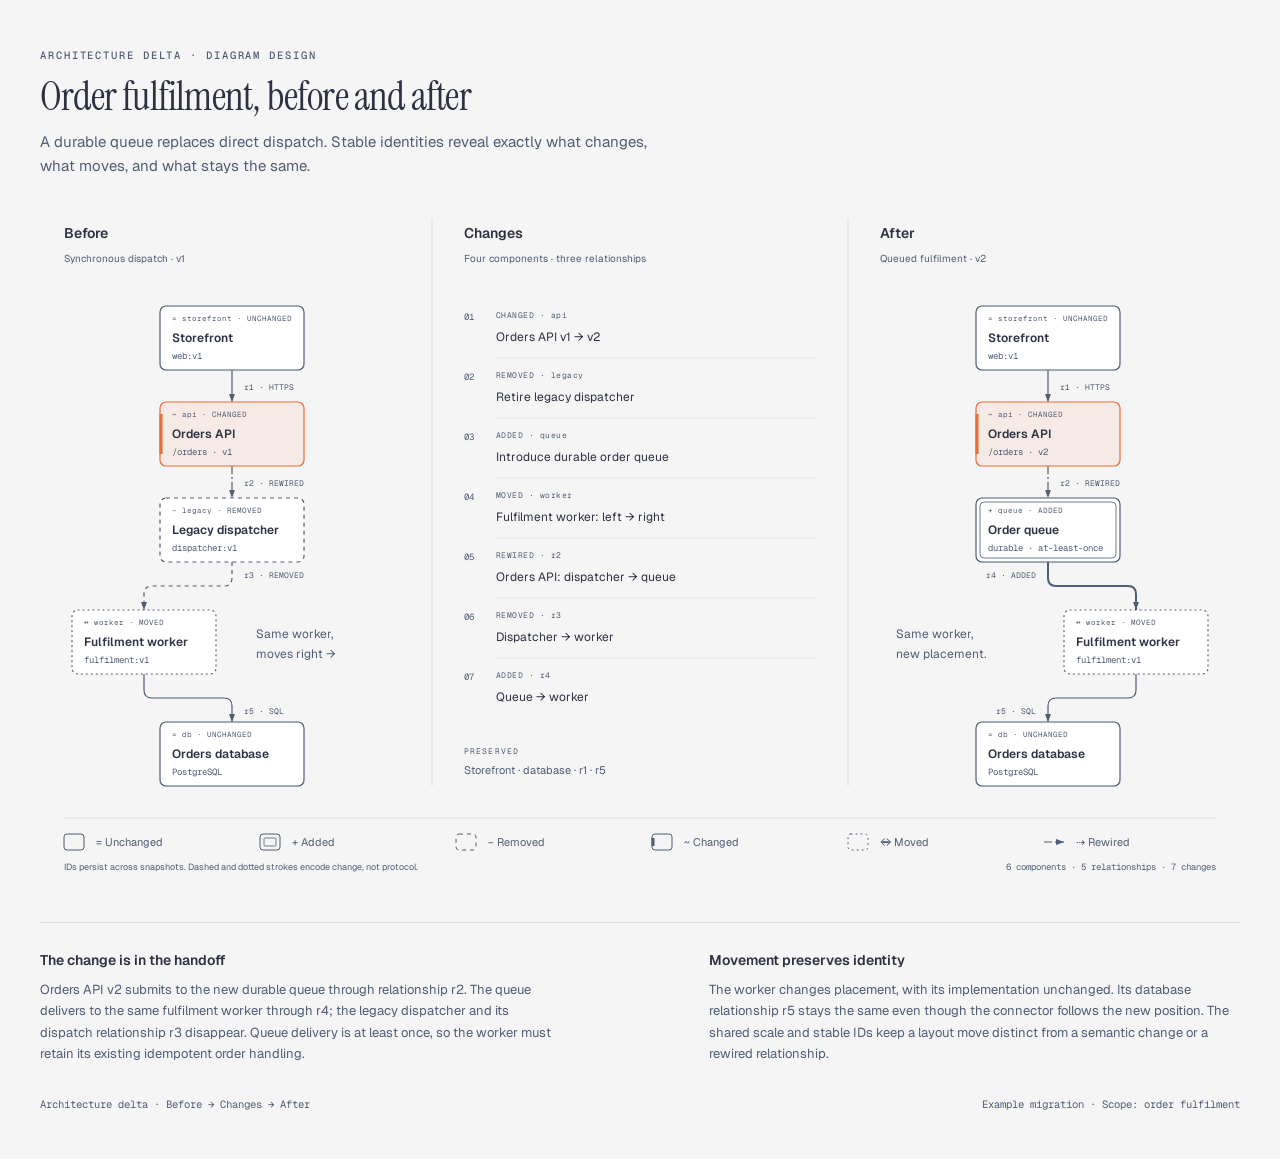
<file: skills/diagram-design/assets/example-architecture-delta-full.html>
<!DOCTYPE html>
<html lang="en">
<head>
  <meta charset="UTF-8">
  <meta name="viewport" content="width=device-width, initial-scale=1.0">
  <title>Order fulfilment · Architecture delta</title>
  <link href="https://fonts.googleapis.com/css2?family=Instrument+Serif:ital@0;1&family=Geist:wght@400;500;600&family=Geist+Mono:wght@400;500;600&display=swap" rel="stylesheet">
  <style>
    *, *::before, *::after { box-sizing: border-box; margin: 0; padding: 0; }
    :root {
      --color-paper: #f5f5f5;
      --color-ink: #2d3142;
      --color-muted: #4f5d75;
      --color-rule: rgba(45,49,66,0.12);
      --color-accent: #eb6c36;
      --font-sans: 'Geist', system-ui, sans-serif;
      --font-serif: 'Instrument Serif', serif;
      --font-mono: 'Geist Mono', ui-monospace, monospace;
    }
    body { font-family: var(--font-sans); color: var(--color-ink); background: var(--color-paper); min-height: 100vh; padding: 3rem 2rem;  }
    .frame { width: 100%; max-width: 1200px; min-width: 0; margin: 0 auto; }
    .eyebrow { font-family: var(--font-mono); font-size: 0.66rem; font-weight: 500; letter-spacing: 0.18em; text-transform: uppercase; color: var(--color-muted); margin-bottom: 0.75rem; }
    h1 { font-family: var(--font-serif); font-size: clamp(1.75rem, 3vw + 1rem, 2.5rem); line-height: 1.1; font-weight: 400; letter-spacing: -0.02em; margin-bottom: 0.75rem; }
    .subtitle { max-width: 64ch; font-size: 0.9375rem; line-height: 1.6; color: var(--color-muted); margin-bottom: 2rem; }
    .diagram-container { width: 100%; overflow-x: auto; }
    .diagram-container:focus-visible { outline: 2px solid var(--color-muted); outline-offset: 4px; }
    svg { display: block; width: 100%; min-width: 1100px; }
    .scroll-hint { display: none; margin: 1rem 0 0; font-size: 0.8125rem; color: var(--color-muted); }
    @media (max-width: 700px) { body { padding: 2rem 1rem; } .scroll-hint { display: block; } }

    .notes { display: grid; grid-template-columns: 1.2fr 1fr; gap: 2rem; border-top: 1px solid var(--color-rule); padding-top: 1.75rem; margin-top: 2rem; }
    .notes h2 { font-size: 0.875rem; font-weight: 600; margin-bottom: 0.625rem; }
    .notes p { font-size: 0.8125rem; line-height: 1.65; color: var(--color-muted); max-width: 58ch; }
    .footer { display: flex; justify-content: space-between; flex-wrap: wrap; gap: 0.5rem; margin-top: 2rem; font-family: var(--font-mono); font-size: 0.66rem; color: var(--color-muted); }
    @media (max-width: 700px) { .notes { grid-template-columns: 1fr; gap: 1.5rem; } }
  </style>
</head>
<body>
  <main class="frame">
    <p class="eyebrow">Architecture delta · Diagram Design</p>
    <h1>Order fulfilment, before and after</h1>
    <p class="subtitle">A durable queue replaces direct dispatch. Stable identities reveal exactly what changes, what moves, and what stays the same.</p>
    <div class="diagram-container" role="region" aria-label="Before, changes, and after architecture comparison; scroll horizontally on narrow screens" tabindex="0">
      <svg viewBox="0 0 1200 680" xmlns="http://www.w3.org/2000/svg" data-diagram="architecture-delta" role="img" aria-labelledby="architecture-delta-full-title architecture-delta-full-desc">
        <title id="architecture-delta-full-title">Order fulfilment, before and after</title>
        <desc id="architecture-delta-full-desc">A durable order queue replaces the legacy dispatcher, Orders API changes from v1 to v2, the fulfilment worker moves without changing implementation, and the storefront and database stay unchanged, with seven component and relationship changes listed between both snapshots.</desc>
        <defs>
          <marker id="architecture-delta-full-arrow" markerWidth="8" markerHeight="6" refX="8" refY="3" orient="auto" markerUnits="userSpaceOnUse"><polygon points="0 0, 8 3, 0 6" fill="#4f5d75"/></marker>
        </defs>
        <rect width="1200" height="680" fill="#f5f5f5"/>
        <text x="24" y="28" fill="#2d3142" font-size="14" font-family="'Geist', sans-serif" font-weight="600">Before</text>
        <text x="24" y="52" fill="#4f5d75" font-size="10" font-family="'Geist', sans-serif" >Synchronous dispatch · v1</text>
        <text x="424" y="28" fill="#2d3142" font-size="14" font-family="'Geist', sans-serif" font-weight="600">Changes</text>
        <text x="424" y="52" fill="#4f5d75" font-size="10" font-family="'Geist', sans-serif" >Four components · three relationships</text>
        <text x="840" y="28" fill="#2d3142" font-size="14" font-family="'Geist', sans-serif" font-weight="600">After</text>
        <text x="840" y="52" fill="#4f5d75" font-size="10" font-family="'Geist', sans-serif" >Queued fulfilment · v2</text>
        <path d="M 392 8 V 576 M 808 8 V 576" stroke="rgba(45,49,66,0.12)" stroke-width="1"/>
        <g data-snapshot="before" transform="translate(24 96)" data-grid="336 480 4">
<!-- Relationships precede components; endpoints meet the declared bounds. -->
<path data-kind="relationship" data-object-id="r1" data-status="unchanged" data-signature="https:create" data-from="storefront" data-to="api" d="M 168 64 V 96" fill="none" stroke="#4f5d75" stroke-width="1.2" marker-end="url(#architecture-delta-full-arrow)"/>
<path data-kind="relationship" data-object-id="r2" data-status="rewired" data-signature="submit-order" data-from="api" data-to="legacy" d="M 168 160 V 192" fill="none" stroke="#4f5d75" stroke-width="1.2" stroke-dasharray="8 3 2 3" marker-end="url(#architecture-delta-full-arrow)"/>
<path data-kind="relationship" data-object-id="r3" data-status="removed" data-signature="dispatch" data-from="legacy" data-to="worker" d="M 168 256 V 272 Q 168 280 160 280 H 88 Q 80 280 80 288 V 304" fill="none" stroke="#4f5d75" stroke-width="1.2" stroke-dasharray="4 4" marker-end="url(#architecture-delta-full-arrow)"/>
<path data-kind="relationship" data-object-id="r5" data-status="unchanged" data-signature="write-order" data-from="worker" data-to="db" d="M 80 368 V 384 Q 80 392 88 392 H 160 Q 168 392 168 400 V 416" fill="none" stroke="#4f5d75" stroke-width="1.2" marker-end="url(#architecture-delta-full-arrow)"/>
<rect x="176" y="72" width="92" height="16" rx="2" fill="#f5f5f5"/>
<text x="180" y="84" fill="#4f5d75" font-size="8" font-family="'Geist Mono', monospace" >r1 · HTTPS</text>
<rect x="176" y="168" width="92" height="16" rx="2" fill="#f5f5f5"/>
<text x="180" y="180" fill="#4f5d75" font-size="8" font-family="'Geist Mono', monospace" >r2 · REWIRED</text>
<rect x="176" y="260" width="92" height="16" rx="2" fill="#f5f5f5"/>
<text x="180" y="272" fill="#4f5d75" font-size="8" font-family="'Geist Mono', monospace" >r3 · REMOVED</text>
<rect x="176" y="396" width="68" height="16" rx="2" fill="#f5f5f5"/>
<text x="180" y="408" fill="#4f5d75" font-size="8" font-family="'Geist Mono', monospace" >r5 · SQL</text>
<g data-kind="component" data-object-id="storefront" data-status="unchanged" data-signature="web:v1">
<rect data-role="bounds" x="96" y="0" width="144" height="64" rx="6" fill="#ffffff" stroke="#4f5d75" stroke-width="1.2"/>
<text x="108" y="15" fill="#4f5d75" font-size="7.5" font-family="'Geist Mono', monospace" >= storefront · UNCHANGED</text>
<text x="108" y="36" fill="#2d3142" font-size="12" font-family="'Geist', sans-serif" font-weight="600">Storefront</text>
<text x="108" y="53" fill="#4f5d75" font-size="9" font-family="'Geist Mono', monospace" >web:v1</text>
</g>
<g data-kind="component" data-object-id="api" data-status="changed" data-signature="orders:v1">
<rect data-role="bounds" x="96" y="96" width="144" height="64" rx="6" fill="rgba(235,108,54,0.08)" stroke="#eb6c36" stroke-width="1.2"/>
<path d="M 97 108 V 148" fill="none" stroke="#eb6c36" stroke-width="3"/>
<text x="108" y="111" fill="#4f5d75" font-size="7.5" font-family="'Geist Mono', monospace" >~ api · CHANGED</text>
<text x="108" y="132" fill="#2d3142" font-size="12" font-family="'Geist', sans-serif" font-weight="600">Orders API</text>
<text x="108" y="149" fill="#4f5d75" font-size="9" font-family="'Geist Mono', monospace" >/orders · v1</text>
</g>
<g data-kind="component" data-object-id="legacy" data-status="removed" data-signature="dispatcher:v1">
<rect data-role="bounds" x="96" y="192" width="144" height="64" rx="6" fill="#ffffff" stroke="#4f5d75" stroke-width="1.2" stroke-dasharray="4 4"/>
<text x="108" y="207" fill="#4f5d75" font-size="7.5" font-family="'Geist Mono', monospace" >− legacy · REMOVED</text>
<text x="108" y="228" fill="#2d3142" font-size="12" font-family="'Geist', sans-serif" font-weight="600">Legacy dispatcher</text>
<text x="108" y="245" fill="#4f5d75" font-size="9" font-family="'Geist Mono', monospace" >dispatcher:v1</text>
</g>
<g data-kind="component" data-object-id="worker" data-status="moved" data-signature="fulfilment:v1">
<rect data-role="bounds" x="8" y="304" width="144" height="64" rx="6" fill="#ffffff" stroke="#4f5d75" stroke-width="1.2" stroke-dasharray="1 4" stroke-linecap="round"/>
<text x="20" y="319" fill="#4f5d75" font-size="7.5" font-family="'Geist Mono', monospace" >↔ worker · MOVED</text>
<text x="20" y="340" fill="#2d3142" font-size="12" font-family="'Geist', sans-serif" font-weight="600">Fulfilment worker</text>
<text x="20" y="357" fill="#4f5d75" font-size="9" font-family="'Geist Mono', monospace" >fulfilment:v1</text>
</g>
<g data-kind="component" data-object-id="db" data-status="unchanged" data-signature="orders:postgres">
<rect data-role="bounds" x="96" y="416" width="144" height="64" rx="6" fill="#ffffff" stroke="#4f5d75" stroke-width="1.2"/>
<text x="108" y="431" fill="#4f5d75" font-size="7.5" font-family="'Geist Mono', monospace" >= db · UNCHANGED</text>
<text x="108" y="452" fill="#2d3142" font-size="12" font-family="'Geist', sans-serif" font-weight="600">Orders database</text>
<text x="108" y="469" fill="#4f5d75" font-size="9" font-family="'Geist Mono', monospace" >PostgreSQL</text>
</g>
<text x="192" y="332" fill="#4f5d75" font-size="12" font-family="'Geist', sans-serif" >Same worker,</text>
<text x="192" y="352" fill="#4f5d75" font-size="12" font-family="'Geist', sans-serif" >moves right →</text>
</g>
        <text x="424" y="110" fill="#4f5d75" font-size="9" font-family="'Geist Mono', monospace" >01</text>
<text x="456" y="108" data-change="CHANGED" data-target="api" fill="#4f5d75" font-size="8" font-family="'Geist Mono', monospace" letter-spacing="0.06em">CHANGED · api<tspan x="456" y="131" fill="#2d3142" font-size="12" font-family="'Geist', sans-serif" letter-spacing="0">Orders API v1 → v2</tspan></text>
<path d="M 456 148 H 776" stroke="rgba(45,49,66,0.12)" stroke-width="0.8"/>
<text x="424" y="170" fill="#4f5d75" font-size="9" font-family="'Geist Mono', monospace" >02</text>
<text x="456" y="168" data-change="REMOVED" data-target="legacy" fill="#4f5d75" font-size="8" font-family="'Geist Mono', monospace" letter-spacing="0.06em">REMOVED · legacy<tspan x="456" y="191" fill="#2d3142" font-size="12" font-family="'Geist', sans-serif" letter-spacing="0">Retire legacy dispatcher</tspan></text>
<path d="M 456 208 H 776" stroke="rgba(45,49,66,0.12)" stroke-width="0.8"/>
<text x="424" y="230" fill="#4f5d75" font-size="9" font-family="'Geist Mono', monospace" >03</text>
<text x="456" y="228" data-change="ADDED" data-target="queue" fill="#4f5d75" font-size="8" font-family="'Geist Mono', monospace" letter-spacing="0.06em">ADDED · queue<tspan x="456" y="251" fill="#2d3142" font-size="12" font-family="'Geist', sans-serif" letter-spacing="0">Introduce durable order queue</tspan></text>
<path d="M 456 268 H 776" stroke="rgba(45,49,66,0.12)" stroke-width="0.8"/>
<text x="424" y="290" fill="#4f5d75" font-size="9" font-family="'Geist Mono', monospace" >04</text>
<text x="456" y="288" data-change="MOVED" data-target="worker" fill="#4f5d75" font-size="8" font-family="'Geist Mono', monospace" letter-spacing="0.06em">MOVED · worker<tspan x="456" y="311" fill="#2d3142" font-size="12" font-family="'Geist', sans-serif" letter-spacing="0">Fulfilment worker: left → right</tspan></text>
<path d="M 456 328 H 776" stroke="rgba(45,49,66,0.12)" stroke-width="0.8"/>
<text x="424" y="350" fill="#4f5d75" font-size="9" font-family="'Geist Mono', monospace" >05</text>
<text x="456" y="348" data-change="REWIRED" data-target="r2" fill="#4f5d75" font-size="8" font-family="'Geist Mono', monospace" letter-spacing="0.06em">REWIRED · r2<tspan x="456" y="371" fill="#2d3142" font-size="12" font-family="'Geist', sans-serif" letter-spacing="0">Orders API: dispatcher → queue</tspan></text>
<path d="M 456 388 H 776" stroke="rgba(45,49,66,0.12)" stroke-width="0.8"/>
<text x="424" y="410" fill="#4f5d75" font-size="9" font-family="'Geist Mono', monospace" >06</text>
<text x="456" y="408" data-change="REMOVED" data-target="r3" fill="#4f5d75" font-size="8" font-family="'Geist Mono', monospace" letter-spacing="0.06em">REMOVED · r3<tspan x="456" y="431" fill="#2d3142" font-size="12" font-family="'Geist', sans-serif" letter-spacing="0">Dispatcher → worker</tspan></text>
<path d="M 456 448 H 776" stroke="rgba(45,49,66,0.12)" stroke-width="0.8"/>
<text x="424" y="470" fill="#4f5d75" font-size="9" font-family="'Geist Mono', monospace" >07</text>
<text x="456" y="468" data-change="ADDED" data-target="r4" fill="#4f5d75" font-size="8" font-family="'Geist Mono', monospace" letter-spacing="0.06em">ADDED · r4<tspan x="456" y="491" fill="#2d3142" font-size="12" font-family="'Geist', sans-serif" letter-spacing="0">Queue → worker</tspan></text>
<text x="424" y="544" fill="#4f5d75" font-size="8" font-family="'Geist Mono', monospace" letter-spacing="0.14em">PRESERVED</text>
<text x="424" y="564" fill="#4f5d75" font-size="11" font-family="'Geist', sans-serif" >Storefront · database · r1 · r5</text>
        <g data-snapshot="after" transform="translate(840 96)" data-grid="336 480 4">
<!-- Relationships precede components; endpoints meet the declared bounds. -->
<path data-kind="relationship" data-object-id="r1" data-status="unchanged" data-signature="https:create" data-from="storefront" data-to="api" d="M 168 64 V 96" fill="none" stroke="#4f5d75" stroke-width="1.2" marker-end="url(#architecture-delta-full-arrow)"/>
<path data-kind="relationship" data-object-id="r2" data-status="rewired" data-signature="submit-order" data-from="api" data-to="queue" d="M 168 160 V 192" fill="none" stroke="#4f5d75" stroke-width="1.2" stroke-dasharray="8 3 2 3" marker-end="url(#architecture-delta-full-arrow)"/>
<path data-kind="relationship" data-object-id="r4" data-status="added" data-signature="deliver" data-from="queue" data-to="worker" d="M 168 256 V 272 Q 168 280 176 280 H 248 Q 256 280 256 288 V 304" fill="none" stroke="#4f5d75" stroke-width="2" marker-end="url(#architecture-delta-full-arrow)"/>
<path data-kind="relationship" data-object-id="r5" data-status="unchanged" data-signature="write-order" data-from="worker" data-to="db" d="M 256 368 V 384 Q 256 392 248 392 H 176 Q 168 392 168 400 V 416" fill="none" stroke="#4f5d75" stroke-width="1.2" marker-end="url(#architecture-delta-full-arrow)"/>
<rect x="176" y="72" width="92" height="16" rx="2" fill="#f5f5f5"/>
<text x="180" y="84" fill="#4f5d75" font-size="8" font-family="'Geist Mono', monospace" >r1 · HTTPS</text>
<rect x="176" y="168" width="92" height="16" rx="2" fill="#f5f5f5"/>
<text x="180" y="180" fill="#4f5d75" font-size="8" font-family="'Geist Mono', monospace" >r2 · REWIRED</text>
<rect x="68" y="260" width="92" height="16" rx="2" fill="#f5f5f5"/>
<text x="156" y="272" fill="#4f5d75" font-size="8" font-family="'Geist Mono', monospace" text-anchor="end">r4 · ADDED</text>
<rect x="92" y="396" width="68" height="16" rx="2" fill="#f5f5f5"/>
<text x="156" y="408" fill="#4f5d75" font-size="8" font-family="'Geist Mono', monospace" text-anchor="end">r5 · SQL</text>
<g data-kind="component" data-object-id="storefront" data-status="unchanged" data-signature="web:v1">
<rect data-role="bounds" x="96" y="0" width="144" height="64" rx="6" fill="#ffffff" stroke="#4f5d75" stroke-width="1.2"/>
<text x="108" y="15" fill="#4f5d75" font-size="7.5" font-family="'Geist Mono', monospace" >= storefront · UNCHANGED</text>
<text x="108" y="36" fill="#2d3142" font-size="12" font-family="'Geist', sans-serif" font-weight="600">Storefront</text>
<text x="108" y="53" fill="#4f5d75" font-size="9" font-family="'Geist Mono', monospace" >web:v1</text>
</g>
<g data-kind="component" data-object-id="api" data-status="changed" data-signature="orders:v2">
<rect data-role="bounds" x="96" y="96" width="144" height="64" rx="6" fill="rgba(235,108,54,0.08)" stroke="#eb6c36" stroke-width="1.2"/>
<path d="M 97 108 V 148" fill="none" stroke="#eb6c36" stroke-width="3"/>
<text x="108" y="111" fill="#4f5d75" font-size="7.5" font-family="'Geist Mono', monospace" >~ api · CHANGED</text>
<text x="108" y="132" fill="#2d3142" font-size="12" font-family="'Geist', sans-serif" font-weight="600">Orders API</text>
<text x="108" y="149" fill="#4f5d75" font-size="9" font-family="'Geist Mono', monospace" >/orders · v2</text>
</g>
<g data-kind="component" data-object-id="queue" data-status="added" data-signature="orders:durable:v1">
<rect data-role="bounds" x="96" y="192" width="144" height="64" rx="6" fill="#ffffff" stroke="#4f5d75" stroke-width="1.2"/>
<rect x="100" y="196" width="136" height="56" rx="4" fill="none" stroke="#4f5d75" stroke-width="0.8"/>
<text x="108" y="207" fill="#4f5d75" font-size="7.5" font-family="'Geist Mono', monospace" >+ queue · ADDED</text>
<text x="108" y="228" fill="#2d3142" font-size="12" font-family="'Geist', sans-serif" font-weight="600">Order queue</text>
<text x="108" y="245" fill="#4f5d75" font-size="9" font-family="'Geist Mono', monospace" >durable · at-least-once</text>
</g>
<g data-kind="component" data-object-id="worker" data-status="moved" data-signature="fulfilment:v1">
<rect data-role="bounds" x="184" y="304" width="144" height="64" rx="6" fill="#ffffff" stroke="#4f5d75" stroke-width="1.2" stroke-dasharray="1 4" stroke-linecap="round"/>
<text x="196" y="319" fill="#4f5d75" font-size="7.5" font-family="'Geist Mono', monospace" >↔ worker · MOVED</text>
<text x="196" y="340" fill="#2d3142" font-size="12" font-family="'Geist', sans-serif" font-weight="600">Fulfilment worker</text>
<text x="196" y="357" fill="#4f5d75" font-size="9" font-family="'Geist Mono', monospace" >fulfilment:v1</text>
</g>
<g data-kind="component" data-object-id="db" data-status="unchanged" data-signature="orders:postgres">
<rect data-role="bounds" x="96" y="416" width="144" height="64" rx="6" fill="#ffffff" stroke="#4f5d75" stroke-width="1.2"/>
<text x="108" y="431" fill="#4f5d75" font-size="7.5" font-family="'Geist Mono', monospace" >= db · UNCHANGED</text>
<text x="108" y="452" fill="#2d3142" font-size="12" font-family="'Geist', sans-serif" font-weight="600">Orders database</text>
<text x="108" y="469" fill="#4f5d75" font-size="9" font-family="'Geist Mono', monospace" >PostgreSQL</text>
</g>
<text x="16" y="332" fill="#4f5d75" font-size="12" font-family="'Geist', sans-serif" >Same worker,</text>
<text x="16" y="352" fill="#4f5d75" font-size="12" font-family="'Geist', sans-serif" >new placement.</text>
</g>
        <path d="M 24 608 H 1176" stroke="rgba(45,49,66,0.12)" stroke-width="1"/>
<rect x="24" y="624" width="20" height="16" rx="3" fill="none" stroke="#4f5d75" stroke-width="1"/>
<text x="56" y="636" fill="#4f5d75" font-size="11" font-family="'Geist', sans-serif" >= Unchanged</text>
<rect x="220" y="624" width="20" height="16" rx="3" fill="none" stroke="#4f5d75" stroke-width="1"/>
<rect x="224" y="628" width="12" height="8" rx="1" fill="none" stroke="#4f5d75" stroke-width="0.8"/>
<text x="252" y="636" fill="#4f5d75" font-size="11" font-family="'Geist', sans-serif" >+ Added</text>
<rect x="416" y="624" width="20" height="16" rx="3" fill="none" stroke="#4f5d75" stroke-width="1" stroke-dasharray="4 4"/>
<text x="448" y="636" fill="#4f5d75" font-size="11" font-family="'Geist', sans-serif" >− Removed</text>
<rect x="612" y="624" width="20" height="16" rx="3" fill="none" stroke="#4f5d75" stroke-width="1"/>
<path d="M 613 628 V 636" stroke="#4f5d75" stroke-width="3"/>
<text x="644" y="636" fill="#4f5d75" font-size="11" font-family="'Geist', sans-serif" >~ Changed</text>
<rect x="808" y="624" width="20" height="16" rx="3" fill="none" stroke="#4f5d75" stroke-width="1" stroke-dasharray="1 4" stroke-linecap="round"/>
<text x="840" y="636" fill="#4f5d75" font-size="11" font-family="'Geist', sans-serif" >↔ Moved</text>
<path d="M 1004 632 H 1024" fill="none" stroke="#4f5d75" stroke-width="1.2" stroke-dasharray="8 3 2 3" marker-end="url(#architecture-delta-full-arrow)"/>
<text x="1036" y="636" fill="#4f5d75" font-size="11" font-family="'Geist', sans-serif" >⇢ Rewired</text>
<text x="24" y="660" fill="#4f5d75" font-size="9" font-family="'Geist', sans-serif" >IDs persist across snapshots. Dashed and dotted strokes encode change, not protocol.</text>
<text x="1176" y="660" fill="#4f5d75" font-size="9" font-family="'Geist Mono', monospace" text-anchor="end">6 components · 5 relationships · 7 changes</text>
      </svg>
    </div>
    <p class="scroll-hint">Scroll the diagram horizontally to compare both snapshots and the change ledger.</p>
    <section class="notes" aria-label="Migration notes">
      <article>
        <h2>The change is in the handoff</h2>
        <p>Orders API v2 submits to the new durable queue through relationship r2. The queue delivers to the same fulfilment worker through r4; the legacy dispatcher and its dispatch relationship r3 disappear. Queue delivery is at least once, so the worker must retain its existing idempotent order handling.</p>
      </article>
      <article>
        <h2>Movement preserves identity</h2>
        <p>The worker changes placement, with its implementation unchanged. Its database relationship r5 stays the same even though the connector follows the new position. The shared scale and stable IDs keep a layout move distinct from a semantic change or a rewired relationship.</p>
      </article>
    </section>
    <footer class="footer"><span>Architecture delta · Before → Changes → After</span><span>Example migration · Scope: order fulfilment</span></footer>
  </main>
</body>
</html>
</file>
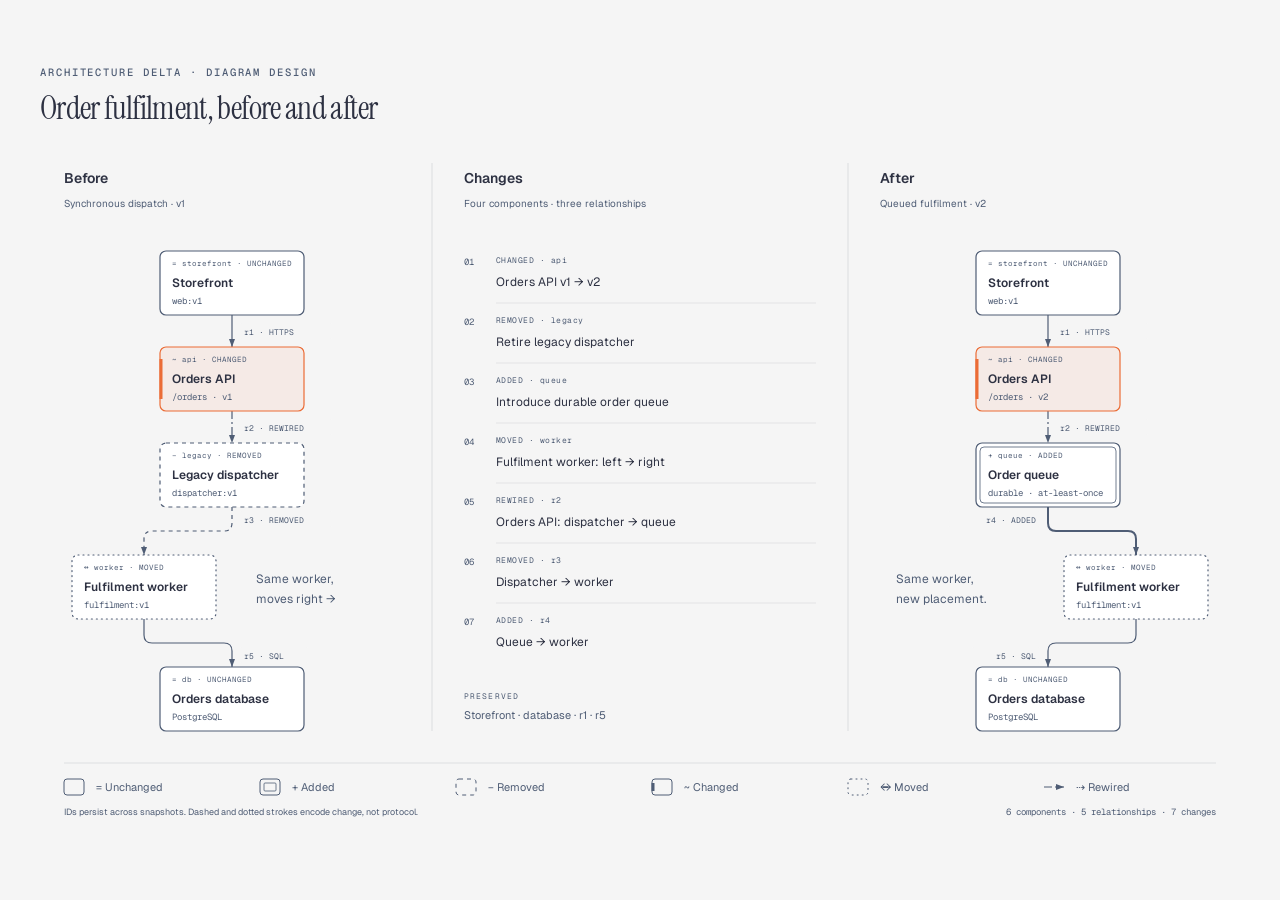
<file: skills/diagram-design/assets/example-architecture-delta.html>
<!DOCTYPE html>
<html lang="en">
<head>
  <meta charset="UTF-8">
  <meta name="viewport" content="width=device-width, initial-scale=1.0">
  <title>Order fulfilment · Architecture delta</title>
  <link href="https://fonts.googleapis.com/css2?family=Instrument+Serif:ital@0;1&family=Geist:wght@400;500;600&family=Geist+Mono:wght@400;500;600&display=swap" rel="stylesheet">
  <style>
    *, *::before, *::after { box-sizing: border-box; margin: 0; padding: 0; }
    :root {
      --color-paper: #f5f5f5;
      --color-ink: #2d3142;
      --color-muted: #4f5d75;
      --color-rule: rgba(45,49,66,0.12);
      --color-accent: #eb6c36;
      --font-sans: 'Geist', system-ui, sans-serif;
      --font-serif: 'Instrument Serif', serif;
      --font-mono: 'Geist Mono', ui-monospace, monospace;
    }
    body { font-family: var(--font-sans); color: var(--color-ink); background: var(--color-paper); min-height: 100vh; padding: 3rem 2rem; display: flex; align-items: center; justify-content: center; }
    .frame { width: 100%; max-width: 1200px; min-width: 0; margin: 0 auto; }
    .eyebrow { font-family: var(--font-mono); font-size: 0.66rem; font-weight: 500; letter-spacing: 0.18em; text-transform: uppercase; color: var(--color-muted); margin-bottom: 0.75rem; }
    h1 { font-family: var(--font-serif); font-size: clamp(1.75rem, 3vw + 1rem, 2rem); line-height: 1.1; font-weight: 400; letter-spacing: -0.02em; margin-bottom: 1.75rem; }
    .subtitle { max-width: 64ch; font-size: 0.9375rem; line-height: 1.6; color: var(--color-muted); margin-bottom: 2rem; }
    .diagram-container { width: 100%; overflow-x: auto; }
    .diagram-container:focus-visible { outline: 2px solid var(--color-muted); outline-offset: 4px; }
    svg { display: block; width: 100%; min-width: 1100px; }
    .scroll-hint { display: none; margin: 1rem 0 0; font-size: 0.8125rem; color: var(--color-muted); }
    @media (max-width: 700px) { body { padding: 2rem 1rem; } .scroll-hint { display: block; } }
  </style>
</head>
<body>
  <main class="frame">
    <p class="eyebrow">Architecture delta · Diagram Design</p>
    <h1>Order fulfilment, before and after</h1>

    <div class="diagram-container" role="region" aria-label="Before, changes, and after architecture comparison; scroll horizontally on narrow screens" tabindex="0">
      <svg viewBox="0 0 1200 680" xmlns="http://www.w3.org/2000/svg" data-diagram="architecture-delta" role="img" aria-labelledby="architecture-delta-title architecture-delta-desc">
        <title id="architecture-delta-title">Order fulfilment, before and after</title>
        <desc id="architecture-delta-desc">A durable order queue replaces the legacy dispatcher, Orders API changes from v1 to v2, the fulfilment worker moves without changing implementation, and the storefront and database stay unchanged, with seven component and relationship changes listed between both snapshots.</desc>
        <defs>
          <marker id="architecture-delta-arrow" markerWidth="8" markerHeight="6" refX="8" refY="3" orient="auto" markerUnits="userSpaceOnUse"><polygon points="0 0, 8 3, 0 6" fill="#4f5d75"/></marker>
        </defs>
        <rect width="1200" height="680" fill="#f5f5f5"/>
        <text x="24" y="28" fill="#2d3142" font-size="14" font-family="'Geist', sans-serif" font-weight="600">Before</text>
        <text x="24" y="52" fill="#4f5d75" font-size="10" font-family="'Geist', sans-serif" >Synchronous dispatch · v1</text>
        <text x="424" y="28" fill="#2d3142" font-size="14" font-family="'Geist', sans-serif" font-weight="600">Changes</text>
        <text x="424" y="52" fill="#4f5d75" font-size="10" font-family="'Geist', sans-serif" >Four components · three relationships</text>
        <text x="840" y="28" fill="#2d3142" font-size="14" font-family="'Geist', sans-serif" font-weight="600">After</text>
        <text x="840" y="52" fill="#4f5d75" font-size="10" font-family="'Geist', sans-serif" >Queued fulfilment · v2</text>
        <path d="M 392 8 V 576 M 808 8 V 576" stroke="rgba(45,49,66,0.12)" stroke-width="1"/>
        <g data-snapshot="before" transform="translate(24 96)" data-grid="336 480 4">
<!-- Relationships precede components; endpoints meet the declared bounds. -->
<path data-kind="relationship" data-object-id="r1" data-status="unchanged" data-signature="https:create" data-from="storefront" data-to="api" d="M 168 64 V 96" fill="none" stroke="#4f5d75" stroke-width="1.2" marker-end="url(#architecture-delta-arrow)"/>
<path data-kind="relationship" data-object-id="r2" data-status="rewired" data-signature="submit-order" data-from="api" data-to="legacy" d="M 168 160 V 192" fill="none" stroke="#4f5d75" stroke-width="1.2" stroke-dasharray="8 3 2 3" marker-end="url(#architecture-delta-arrow)"/>
<path data-kind="relationship" data-object-id="r3" data-status="removed" data-signature="dispatch" data-from="legacy" data-to="worker" d="M 168 256 V 272 Q 168 280 160 280 H 88 Q 80 280 80 288 V 304" fill="none" stroke="#4f5d75" stroke-width="1.2" stroke-dasharray="4 4" marker-end="url(#architecture-delta-arrow)"/>
<path data-kind="relationship" data-object-id="r5" data-status="unchanged" data-signature="write-order" data-from="worker" data-to="db" d="M 80 368 V 384 Q 80 392 88 392 H 160 Q 168 392 168 400 V 416" fill="none" stroke="#4f5d75" stroke-width="1.2" marker-end="url(#architecture-delta-arrow)"/>
<rect x="176" y="72" width="92" height="16" rx="2" fill="#f5f5f5"/>
<text x="180" y="84" fill="#4f5d75" font-size="8" font-family="'Geist Mono', monospace" >r1 · HTTPS</text>
<rect x="176" y="168" width="92" height="16" rx="2" fill="#f5f5f5"/>
<text x="180" y="180" fill="#4f5d75" font-size="8" font-family="'Geist Mono', monospace" >r2 · REWIRED</text>
<rect x="176" y="260" width="92" height="16" rx="2" fill="#f5f5f5"/>
<text x="180" y="272" fill="#4f5d75" font-size="8" font-family="'Geist Mono', monospace" >r3 · REMOVED</text>
<rect x="176" y="396" width="68" height="16" rx="2" fill="#f5f5f5"/>
<text x="180" y="408" fill="#4f5d75" font-size="8" font-family="'Geist Mono', monospace" >r5 · SQL</text>
<g data-kind="component" data-object-id="storefront" data-status="unchanged" data-signature="web:v1">
<rect data-role="bounds" x="96" y="0" width="144" height="64" rx="6" fill="#ffffff" stroke="#4f5d75" stroke-width="1.2"/>
<text x="108" y="15" fill="#4f5d75" font-size="7.5" font-family="'Geist Mono', monospace" >= storefront · UNCHANGED</text>
<text x="108" y="36" fill="#2d3142" font-size="12" font-family="'Geist', sans-serif" font-weight="600">Storefront</text>
<text x="108" y="53" fill="#4f5d75" font-size="9" font-family="'Geist Mono', monospace" >web:v1</text>
</g>
<g data-kind="component" data-object-id="api" data-status="changed" data-signature="orders:v1">
<rect data-role="bounds" x="96" y="96" width="144" height="64" rx="6" fill="rgba(235,108,54,0.08)" stroke="#eb6c36" stroke-width="1.2"/>
<path d="M 97 108 V 148" fill="none" stroke="#eb6c36" stroke-width="3"/>
<text x="108" y="111" fill="#4f5d75" font-size="7.5" font-family="'Geist Mono', monospace" >~ api · CHANGED</text>
<text x="108" y="132" fill="#2d3142" font-size="12" font-family="'Geist', sans-serif" font-weight="600">Orders API</text>
<text x="108" y="149" fill="#4f5d75" font-size="9" font-family="'Geist Mono', monospace" >/orders · v1</text>
</g>
<g data-kind="component" data-object-id="legacy" data-status="removed" data-signature="dispatcher:v1">
<rect data-role="bounds" x="96" y="192" width="144" height="64" rx="6" fill="#ffffff" stroke="#4f5d75" stroke-width="1.2" stroke-dasharray="4 4"/>
<text x="108" y="207" fill="#4f5d75" font-size="7.5" font-family="'Geist Mono', monospace" >− legacy · REMOVED</text>
<text x="108" y="228" fill="#2d3142" font-size="12" font-family="'Geist', sans-serif" font-weight="600">Legacy dispatcher</text>
<text x="108" y="245" fill="#4f5d75" font-size="9" font-family="'Geist Mono', monospace" >dispatcher:v1</text>
</g>
<g data-kind="component" data-object-id="worker" data-status="moved" data-signature="fulfilment:v1">
<rect data-role="bounds" x="8" y="304" width="144" height="64" rx="6" fill="#ffffff" stroke="#4f5d75" stroke-width="1.2" stroke-dasharray="1 4" stroke-linecap="round"/>
<text x="20" y="319" fill="#4f5d75" font-size="7.5" font-family="'Geist Mono', monospace" >↔ worker · MOVED</text>
<text x="20" y="340" fill="#2d3142" font-size="12" font-family="'Geist', sans-serif" font-weight="600">Fulfilment worker</text>
<text x="20" y="357" fill="#4f5d75" font-size="9" font-family="'Geist Mono', monospace" >fulfilment:v1</text>
</g>
<g data-kind="component" data-object-id="db" data-status="unchanged" data-signature="orders:postgres">
<rect data-role="bounds" x="96" y="416" width="144" height="64" rx="6" fill="#ffffff" stroke="#4f5d75" stroke-width="1.2"/>
<text x="108" y="431" fill="#4f5d75" font-size="7.5" font-family="'Geist Mono', monospace" >= db · UNCHANGED</text>
<text x="108" y="452" fill="#2d3142" font-size="12" font-family="'Geist', sans-serif" font-weight="600">Orders database</text>
<text x="108" y="469" fill="#4f5d75" font-size="9" font-family="'Geist Mono', monospace" >PostgreSQL</text>
</g>
<text x="192" y="332" fill="#4f5d75" font-size="12" font-family="'Geist', sans-serif" >Same worker,</text>
<text x="192" y="352" fill="#4f5d75" font-size="12" font-family="'Geist', sans-serif" >moves right →</text>
</g>
        <text x="424" y="110" fill="#4f5d75" font-size="9" font-family="'Geist Mono', monospace" >01</text>
<text x="456" y="108" data-change="CHANGED" data-target="api" fill="#4f5d75" font-size="8" font-family="'Geist Mono', monospace" letter-spacing="0.06em">CHANGED · api<tspan x="456" y="131" fill="#2d3142" font-size="12" font-family="'Geist', sans-serif" letter-spacing="0">Orders API v1 → v2</tspan></text>
<path d="M 456 148 H 776" stroke="rgba(45,49,66,0.12)" stroke-width="0.8"/>
<text x="424" y="170" fill="#4f5d75" font-size="9" font-family="'Geist Mono', monospace" >02</text>
<text x="456" y="168" data-change="REMOVED" data-target="legacy" fill="#4f5d75" font-size="8" font-family="'Geist Mono', monospace" letter-spacing="0.06em">REMOVED · legacy<tspan x="456" y="191" fill="#2d3142" font-size="12" font-family="'Geist', sans-serif" letter-spacing="0">Retire legacy dispatcher</tspan></text>
<path d="M 456 208 H 776" stroke="rgba(45,49,66,0.12)" stroke-width="0.8"/>
<text x="424" y="230" fill="#4f5d75" font-size="9" font-family="'Geist Mono', monospace" >03</text>
<text x="456" y="228" data-change="ADDED" data-target="queue" fill="#4f5d75" font-size="8" font-family="'Geist Mono', monospace" letter-spacing="0.06em">ADDED · queue<tspan x="456" y="251" fill="#2d3142" font-size="12" font-family="'Geist', sans-serif" letter-spacing="0">Introduce durable order queue</tspan></text>
<path d="M 456 268 H 776" stroke="rgba(45,49,66,0.12)" stroke-width="0.8"/>
<text x="424" y="290" fill="#4f5d75" font-size="9" font-family="'Geist Mono', monospace" >04</text>
<text x="456" y="288" data-change="MOVED" data-target="worker" fill="#4f5d75" font-size="8" font-family="'Geist Mono', monospace" letter-spacing="0.06em">MOVED · worker<tspan x="456" y="311" fill="#2d3142" font-size="12" font-family="'Geist', sans-serif" letter-spacing="0">Fulfilment worker: left → right</tspan></text>
<path d="M 456 328 H 776" stroke="rgba(45,49,66,0.12)" stroke-width="0.8"/>
<text x="424" y="350" fill="#4f5d75" font-size="9" font-family="'Geist Mono', monospace" >05</text>
<text x="456" y="348" data-change="REWIRED" data-target="r2" fill="#4f5d75" font-size="8" font-family="'Geist Mono', monospace" letter-spacing="0.06em">REWIRED · r2<tspan x="456" y="371" fill="#2d3142" font-size="12" font-family="'Geist', sans-serif" letter-spacing="0">Orders API: dispatcher → queue</tspan></text>
<path d="M 456 388 H 776" stroke="rgba(45,49,66,0.12)" stroke-width="0.8"/>
<text x="424" y="410" fill="#4f5d75" font-size="9" font-family="'Geist Mono', monospace" >06</text>
<text x="456" y="408" data-change="REMOVED" data-target="r3" fill="#4f5d75" font-size="8" font-family="'Geist Mono', monospace" letter-spacing="0.06em">REMOVED · r3<tspan x="456" y="431" fill="#2d3142" font-size="12" font-family="'Geist', sans-serif" letter-spacing="0">Dispatcher → worker</tspan></text>
<path d="M 456 448 H 776" stroke="rgba(45,49,66,0.12)" stroke-width="0.8"/>
<text x="424" y="470" fill="#4f5d75" font-size="9" font-family="'Geist Mono', monospace" >07</text>
<text x="456" y="468" data-change="ADDED" data-target="r4" fill="#4f5d75" font-size="8" font-family="'Geist Mono', monospace" letter-spacing="0.06em">ADDED · r4<tspan x="456" y="491" fill="#2d3142" font-size="12" font-family="'Geist', sans-serif" letter-spacing="0">Queue → worker</tspan></text>
<text x="424" y="544" fill="#4f5d75" font-size="8" font-family="'Geist Mono', monospace" letter-spacing="0.14em">PRESERVED</text>
<text x="424" y="564" fill="#4f5d75" font-size="11" font-family="'Geist', sans-serif" >Storefront · database · r1 · r5</text>
        <g data-snapshot="after" transform="translate(840 96)" data-grid="336 480 4">
<!-- Relationships precede components; endpoints meet the declared bounds. -->
<path data-kind="relationship" data-object-id="r1" data-status="unchanged" data-signature="https:create" data-from="storefront" data-to="api" d="M 168 64 V 96" fill="none" stroke="#4f5d75" stroke-width="1.2" marker-end="url(#architecture-delta-arrow)"/>
<path data-kind="relationship" data-object-id="r2" data-status="rewired" data-signature="submit-order" data-from="api" data-to="queue" d="M 168 160 V 192" fill="none" stroke="#4f5d75" stroke-width="1.2" stroke-dasharray="8 3 2 3" marker-end="url(#architecture-delta-arrow)"/>
<path data-kind="relationship" data-object-id="r4" data-status="added" data-signature="deliver" data-from="queue" data-to="worker" d="M 168 256 V 272 Q 168 280 176 280 H 248 Q 256 280 256 288 V 304" fill="none" stroke="#4f5d75" stroke-width="2" marker-end="url(#architecture-delta-arrow)"/>
<path data-kind="relationship" data-object-id="r5" data-status="unchanged" data-signature="write-order" data-from="worker" data-to="db" d="M 256 368 V 384 Q 256 392 248 392 H 176 Q 168 392 168 400 V 416" fill="none" stroke="#4f5d75" stroke-width="1.2" marker-end="url(#architecture-delta-arrow)"/>
<rect x="176" y="72" width="92" height="16" rx="2" fill="#f5f5f5"/>
<text x="180" y="84" fill="#4f5d75" font-size="8" font-family="'Geist Mono', monospace" >r1 · HTTPS</text>
<rect x="176" y="168" width="92" height="16" rx="2" fill="#f5f5f5"/>
<text x="180" y="180" fill="#4f5d75" font-size="8" font-family="'Geist Mono', monospace" >r2 · REWIRED</text>
<rect x="68" y="260" width="92" height="16" rx="2" fill="#f5f5f5"/>
<text x="156" y="272" fill="#4f5d75" font-size="8" font-family="'Geist Mono', monospace" text-anchor="end">r4 · ADDED</text>
<rect x="92" y="396" width="68" height="16" rx="2" fill="#f5f5f5"/>
<text x="156" y="408" fill="#4f5d75" font-size="8" font-family="'Geist Mono', monospace" text-anchor="end">r5 · SQL</text>
<g data-kind="component" data-object-id="storefront" data-status="unchanged" data-signature="web:v1">
<rect data-role="bounds" x="96" y="0" width="144" height="64" rx="6" fill="#ffffff" stroke="#4f5d75" stroke-width="1.2"/>
<text x="108" y="15" fill="#4f5d75" font-size="7.5" font-family="'Geist Mono', monospace" >= storefront · UNCHANGED</text>
<text x="108" y="36" fill="#2d3142" font-size="12" font-family="'Geist', sans-serif" font-weight="600">Storefront</text>
<text x="108" y="53" fill="#4f5d75" font-size="9" font-family="'Geist Mono', monospace" >web:v1</text>
</g>
<g data-kind="component" data-object-id="api" data-status="changed" data-signature="orders:v2">
<rect data-role="bounds" x="96" y="96" width="144" height="64" rx="6" fill="rgba(235,108,54,0.08)" stroke="#eb6c36" stroke-width="1.2"/>
<path d="M 97 108 V 148" fill="none" stroke="#eb6c36" stroke-width="3"/>
<text x="108" y="111" fill="#4f5d75" font-size="7.5" font-family="'Geist Mono', monospace" >~ api · CHANGED</text>
<text x="108" y="132" fill="#2d3142" font-size="12" font-family="'Geist', sans-serif" font-weight="600">Orders API</text>
<text x="108" y="149" fill="#4f5d75" font-size="9" font-family="'Geist Mono', monospace" >/orders · v2</text>
</g>
<g data-kind="component" data-object-id="queue" data-status="added" data-signature="orders:durable:v1">
<rect data-role="bounds" x="96" y="192" width="144" height="64" rx="6" fill="#ffffff" stroke="#4f5d75" stroke-width="1.2"/>
<rect x="100" y="196" width="136" height="56" rx="4" fill="none" stroke="#4f5d75" stroke-width="0.8"/>
<text x="108" y="207" fill="#4f5d75" font-size="7.5" font-family="'Geist Mono', monospace" >+ queue · ADDED</text>
<text x="108" y="228" fill="#2d3142" font-size="12" font-family="'Geist', sans-serif" font-weight="600">Order queue</text>
<text x="108" y="245" fill="#4f5d75" font-size="9" font-family="'Geist Mono', monospace" >durable · at-least-once</text>
</g>
<g data-kind="component" data-object-id="worker" data-status="moved" data-signature="fulfilment:v1">
<rect data-role="bounds" x="184" y="304" width="144" height="64" rx="6" fill="#ffffff" stroke="#4f5d75" stroke-width="1.2" stroke-dasharray="1 4" stroke-linecap="round"/>
<text x="196" y="319" fill="#4f5d75" font-size="7.5" font-family="'Geist Mono', monospace" >↔ worker · MOVED</text>
<text x="196" y="340" fill="#2d3142" font-size="12" font-family="'Geist', sans-serif" font-weight="600">Fulfilment worker</text>
<text x="196" y="357" fill="#4f5d75" font-size="9" font-family="'Geist Mono', monospace" >fulfilment:v1</text>
</g>
<g data-kind="component" data-object-id="db" data-status="unchanged" data-signature="orders:postgres">
<rect data-role="bounds" x="96" y="416" width="144" height="64" rx="6" fill="#ffffff" stroke="#4f5d75" stroke-width="1.2"/>
<text x="108" y="431" fill="#4f5d75" font-size="7.5" font-family="'Geist Mono', monospace" >= db · UNCHANGED</text>
<text x="108" y="452" fill="#2d3142" font-size="12" font-family="'Geist', sans-serif" font-weight="600">Orders database</text>
<text x="108" y="469" fill="#4f5d75" font-size="9" font-family="'Geist Mono', monospace" >PostgreSQL</text>
</g>
<text x="16" y="332" fill="#4f5d75" font-size="12" font-family="'Geist', sans-serif" >Same worker,</text>
<text x="16" y="352" fill="#4f5d75" font-size="12" font-family="'Geist', sans-serif" >new placement.</text>
</g>
        <path d="M 24 608 H 1176" stroke="rgba(45,49,66,0.12)" stroke-width="1"/>
<rect x="24" y="624" width="20" height="16" rx="3" fill="none" stroke="#4f5d75" stroke-width="1"/>
<text x="56" y="636" fill="#4f5d75" font-size="11" font-family="'Geist', sans-serif" >= Unchanged</text>
<rect x="220" y="624" width="20" height="16" rx="3" fill="none" stroke="#4f5d75" stroke-width="1"/>
<rect x="224" y="628" width="12" height="8" rx="1" fill="none" stroke="#4f5d75" stroke-width="0.8"/>
<text x="252" y="636" fill="#4f5d75" font-size="11" font-family="'Geist', sans-serif" >+ Added</text>
<rect x="416" y="624" width="20" height="16" rx="3" fill="none" stroke="#4f5d75" stroke-width="1" stroke-dasharray="4 4"/>
<text x="448" y="636" fill="#4f5d75" font-size="11" font-family="'Geist', sans-serif" >− Removed</text>
<rect x="612" y="624" width="20" height="16" rx="3" fill="none" stroke="#4f5d75" stroke-width="1"/>
<path d="M 613 628 V 636" stroke="#4f5d75" stroke-width="3"/>
<text x="644" y="636" fill="#4f5d75" font-size="11" font-family="'Geist', sans-serif" >~ Changed</text>
<rect x="808" y="624" width="20" height="16" rx="3" fill="none" stroke="#4f5d75" stroke-width="1" stroke-dasharray="1 4" stroke-linecap="round"/>
<text x="840" y="636" fill="#4f5d75" font-size="11" font-family="'Geist', sans-serif" >↔ Moved</text>
<path d="M 1004 632 H 1024" fill="none" stroke="#4f5d75" stroke-width="1.2" stroke-dasharray="8 3 2 3" marker-end="url(#architecture-delta-arrow)"/>
<text x="1036" y="636" fill="#4f5d75" font-size="11" font-family="'Geist', sans-serif" >⇢ Rewired</text>
<text x="24" y="660" fill="#4f5d75" font-size="9" font-family="'Geist', sans-serif" >IDs persist across snapshots. Dashed and dotted strokes encode change, not protocol.</text>
<text x="1176" y="660" fill="#4f5d75" font-size="9" font-family="'Geist Mono', monospace" text-anchor="end">6 components · 5 relationships · 7 changes</text>
      </svg>
    </div>
    <p class="scroll-hint">Scroll the diagram horizontally to compare both snapshots and the change ledger.</p>
  </main>
</body>
</html>
</file>
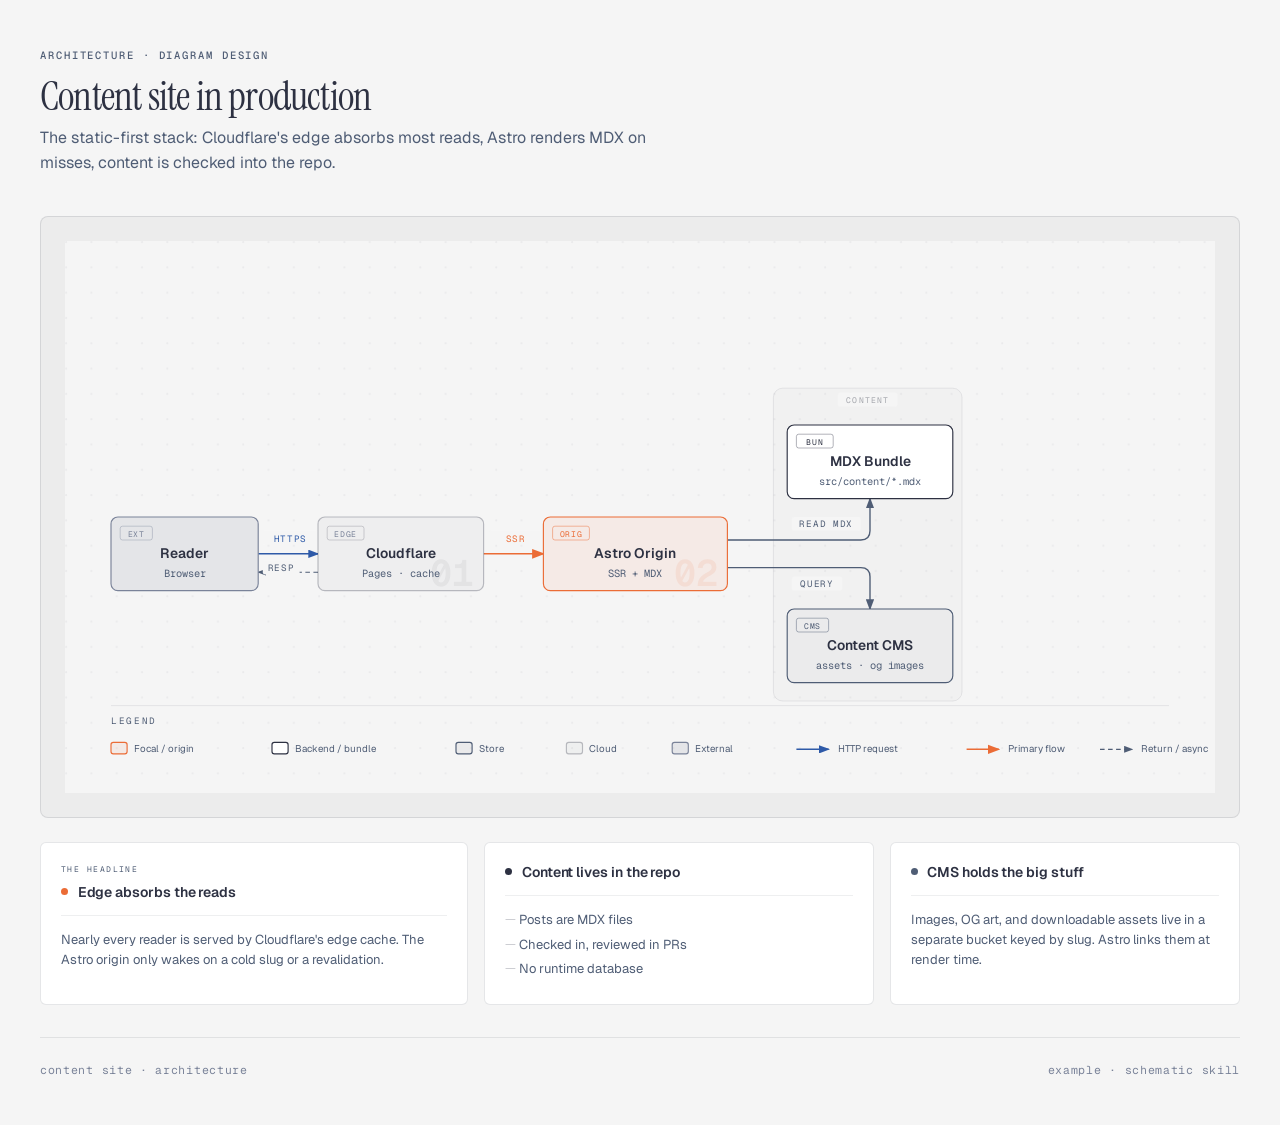
<file: skills/diagram-design/assets/example-architecture-full.html>
<!DOCTYPE html>
<html lang="en">
<head>
  <meta charset="UTF-8">
  <meta name="viewport" content="width=device-width, initial-scale=1.0">
  <title>Content site · Architecture</title>
  <link href="https://fonts.googleapis.com/css2?family=Instrument+Serif:ital@0;1&family=Geist:wght@400;500;600&family=Geist+Mono:wght@400;500;600&display=swap" rel="stylesheet">
  <style>
    *, *::before, *::after { box-sizing: border-box; margin: 0; padding: 0; }
    :root {
      --color-paper: #f5f5f5; --color-paper-2: #ececec;
      --color-ink: #2d3142; --color-muted: #4f5d75; --color-soft: #7a8399;
      --color-rule: rgba(45,49,66,0.12);
      --color-accent: #eb6c36; --color-accent-tint: rgba(235,108,54,0.08);
      --color-link: #2e5aa8;
      --font-sans: 'Geist', system-ui, sans-serif;
      --font-serif: 'Instrument Serif', serif;
      --font-mono: 'Geist Mono', ui-monospace, monospace;
    }
    body { font-family: var(--font-sans); background: var(--color-paper); min-height: 100vh; padding: 3rem 2rem; color: var(--color-ink); }
    .container { max-width: 1200px; margin: 0 auto; }
    .header { margin-bottom: 2.5rem; }
    .header-eyebrow { font-family: var(--font-mono); font-size: 0.66rem; font-weight: 500; letter-spacing: 0.18em; text-transform: uppercase; color: var(--color-muted); margin-bottom: 0.75rem; }
    h1 { font-family: var(--font-serif); font-size: clamp(1.75rem, 3vw + 1rem, 2.5rem); font-weight: 400; letter-spacing: -0.02em; line-height: 1.1; margin-bottom: 0.5rem; }
    .subtitle { font-size: 1rem; line-height: 1.55; color: var(--color-muted); max-width: 58ch; }
    .diagram-container { background: var(--color-paper-2); border-radius: 8px; border: 1px solid var(--color-rule); padding: 1.5rem; overflow-x: auto; }
    svg { width: 100%; min-width: 900px; display: block; }
    .cards { display: grid; grid-template-columns: 1.1fr 1fr 0.9fr; gap: 1rem; margin-top: 1.5rem; }
    @media (max-width: 820px) { .cards { grid-template-columns: 1fr; } }
    .card { background: #fff; border-radius: 6px; border: 1px solid var(--color-rule); padding: 1.25rem; }
    .card .eyebrow { font-family: var(--font-mono); font-size: 0.5rem; letter-spacing: 0.18em; text-transform: uppercase; color: var(--color-muted); margin-bottom: 0.5rem; }
    .card-header { display: flex; align-items: center; gap: 0.6rem; margin-bottom: 0.875rem; padding-bottom: 0.875rem; border-bottom: 1px solid rgba(45,49,66,0.08); }
    .card-dot { width: 7px; height: 7px; border-radius: 50%; }
    .card-dot.ink { background: var(--color-ink); } .card-dot.muted { background: var(--color-muted); } .card-dot.coral { background: var(--color-accent); }
    .card h3 { font-size: 0.875rem; font-weight: 600; letter-spacing: -0.005em; }
    .card p, .card ul { color: var(--color-muted); font-size: 0.8125rem; line-height: 1.55; list-style: none; }
    .card li { margin-bottom: 0.3rem; padding-left: 0.875rem; position: relative; }
    .card li::before { content: '—'; position: absolute; left: 0; color: rgba(45,49,66,0.25); font-size: 0.75rem; }
    .footer { margin-top: 2rem; padding-top: 1.5rem; border-top: 1px solid rgba(45,49,66,0.10); font-family: var(--font-mono); font-size: 0.72rem; letter-spacing: 0.06em; color: var(--color-soft); display: flex; justify-content: space-between; flex-wrap: wrap; gap: 0.5rem; }
  </style>
</head>
<body>
  <div class="container">
    <div class="header">
      <p class="header-eyebrow">Architecture · Diagram Design</p>
      <h1>Content site in production</h1>
      <p class="subtitle">The static-first stack: Cloudflare's edge absorbs most reads, Astro renders MDX on misses, content is checked into the repo.</p>
    </div>

    <div class="diagram-container">
      <svg viewBox="0 0 1000 480" xmlns="http://www.w3.org/2000/svg" role="img" aria-labelledby="architecture-full-title architecture-full-desc">
        <title id="architecture-full-title">Content site in production</title>
        <desc id="architecture-full-desc">Architecture diagram showing reader requests moving through Cloudflare to an Astro origin, MDX bundle, and content CMS.</desc>
        <defs>
          <pattern id="dots" width="22" height="22" patternUnits="userSpaceOnUse">
            <circle cx="1" cy="1" r="0.9" fill="rgba(45,49,66,0.10)"/>
          </pattern>
          <marker id="arrow" markerWidth="8" markerHeight="6" refX="7" refY="3" orient="auto"><polygon points="0 0, 8 3, 0 6" fill="#4f5d75"/></marker>
          <marker id="arrow-accent" markerWidth="8" markerHeight="6" refX="7" refY="3" orient="auto"><polygon points="0 0, 8 3, 0 6" fill="#eb6c36"/></marker>
          <marker id="arrow-link" markerWidth="8" markerHeight="6" refX="7" refY="3" orient="auto"><polygon points="0 0, 8 3, 0 6" fill="#2e5aa8"/></marker>
        </defs>

        <rect width="100%" height="100%" fill="#f5f5f5"/>
        <rect width="100%" height="100%" fill="url(#dots)" opacity="0.55"/>

        <!-- Zone: Content services (drawn before arrows and nodes) -->
        <rect x="616" y="128" width="164" height="272" rx="8"
              fill="rgba(45,49,66,0.02)" stroke="rgba(45,49,66,0.10)" stroke-width="0.8"/>
        <rect x="672" y="132" width="52" height="12" rx="2" fill="#f5f5f5"/>
        <text x="698" y="141" fill="rgba(45,49,66,0.40)" font-size="7" font-family="'Geist Mono', monospace"
              text-anchor="middle" letter-spacing="0.14em">CONTENT</text>

        <!-- Arrows first (behind boxes) -->
        <line x1="168" y1="272" x2="220" y2="272" stroke="#2e5aa8" stroke-width="1.2" marker-end="url(#arrow-link)"/>
        <line x1="364" y1="272" x2="416" y2="272" stroke="#eb6c36" stroke-width="1.4" marker-end="url(#arrow-accent)"/>
        <path d="M 576,260 H 692 Q 700,260 700,252 V 224"
              fill="none" stroke="#4f5d75" stroke-width="1.2" marker-end="url(#arrow)"/>
        <path d="M 576,284 H 692 Q 700,284 700,292 V 320"
              fill="none" stroke="#4f5d75" stroke-width="1.2" marker-end="url(#arrow)"/>

        <!-- Dashed return: Cloudflare→Reader (cached HTML) -->
        <path d="M 220,288 H 168" fill="none" stroke="#4f5d75" stroke-width="1" stroke-dasharray="4,3" marker-end="url(#arrow)"/>

        <!-- Arrow labels -->
        <rect x="172" y="252" width="48" height="12" rx="2" fill="#f5f5f5"/>
        <text x="196" y="262" fill="#2e5aa8" font-size="8" font-family="'Geist Mono', monospace" text-anchor="middle" letter-spacing="0.08em">HTTPS</text>

        <rect x="172" y="278" width="32" height="12" rx="2" fill="#f5f5f5"/>
        <text x="188" y="287" fill="#4f5d75" font-size="8" font-family="'Geist Mono', monospace" text-anchor="middle" letter-spacing="0.08em">RESP</text>

        <rect x="368" y="252" width="48" height="12" rx="2" fill="#f5f5f5"/>
        <text x="392" y="262" fill="#eb6c36" font-size="8" font-family="'Geist Mono', monospace" text-anchor="middle" letter-spacing="0.08em">SSR</text>

        <rect x="632" y="240" width="60" height="12" rx="2" fill="#f5f5f5"/>
        <text x="662" y="249" fill="#4f5d75" font-size="8" font-family="'Geist Mono', monospace" text-anchor="middle" letter-spacing="0.08em">READ MDX</text>

        <rect x="632" y="292" width="44" height="12" rx="2" fill="#f5f5f5"/>
        <text x="654" y="301" fill="#4f5d75" font-size="8" font-family="'Geist Mono', monospace" text-anchor="middle" letter-spacing="0.08em">QUERY</text>

        <!-- Node: Reader -->
        <rect x="40" y="240" width="128" height="64" rx="6" fill="#f5f5f5"/>
        <rect x="40" y="240" width="128" height="64" rx="6" fill="rgba(79,93,117,0.10)" stroke="#7a8399" stroke-width="1"/>
        <rect x="48" y="248" width="28" height="12" rx="2" fill="transparent" stroke="rgba(122,131,153,0.40)" stroke-width="0.8"/>
        <text x="62" y="257" fill="#7a8399" font-size="7" font-family="'Geist Mono', monospace" text-anchor="middle" letter-spacing="0.08em">EXT</text>
        <text x="104" y="276" fill="#2d3142" font-size="12" font-weight="600" font-family="'Geist', sans-serif" text-anchor="middle">Reader</text>
        <text x="104" y="292" fill="#4f5d75" font-size="9" font-family="'Geist Mono', monospace" text-anchor="middle">Browser</text>

        <!-- Node: Cloudflare -->
        <rect x="220" y="240" width="144" height="64" rx="6" fill="#f5f5f5"/>
        <rect x="220" y="240" width="144" height="64" rx="6" fill="rgba(45,49,66,0.03)" stroke="rgba(45,49,66,0.30)" stroke-width="1"/>
        <rect x="228" y="248" width="32" height="12" rx="2" fill="transparent" stroke="rgba(45,49,66,0.22)" stroke-width="0.8"/>
        <text x="244" y="257" fill="#7a8399" font-size="7" font-family="'Geist Mono', monospace" text-anchor="middle" letter-spacing="0.08em">EDGE</text>
        <text x="356" y="300" fill="rgba(45,49,66,0.06)" font-size="32" font-weight="600" font-family="'Geist Mono', monospace" text-anchor="end">01</text>
        <text x="292" y="276" fill="#2d3142" font-size="12" font-weight="600" font-family="'Geist', sans-serif" text-anchor="middle">Cloudflare</text>
        <text x="292" y="292" fill="#4f5d75" font-size="9" font-family="'Geist Mono', monospace" text-anchor="middle">Pages · cache</text>

        <!-- Node: Astro (focal coral) -->
        <rect x="416" y="240" width="160" height="64" rx="6" fill="#f5f5f5"/>
        <rect x="416" y="240" width="160" height="64" rx="6" fill="rgba(235,108,54,0.08)" stroke="#eb6c36" stroke-width="1"/>
        <rect x="424" y="248" width="32" height="12" rx="2" fill="transparent" stroke="rgba(235,108,54,0.50)" stroke-width="0.8"/>
        <text x="440" y="257" fill="#eb6c36" font-size="7" font-family="'Geist Mono', monospace" text-anchor="middle" letter-spacing="0.08em">ORIG</text>
        <text x="568" y="300" fill="rgba(235,108,54,0.10)" font-size="32" font-weight="600" font-family="'Geist Mono', monospace" text-anchor="end">02</text>
        <text x="496" y="276" fill="#2d3142" font-size="12" font-weight="600" font-family="'Geist', sans-serif" text-anchor="middle">Astro Origin</text>
        <text x="496" y="292" fill="#4f5d75" font-size="9" font-family="'Geist Mono', monospace" text-anchor="middle">SSR + MDX</text>

        <!-- Node: MDX Bundle -->
        <rect x="628" y="160" width="144" height="64" rx="6" fill="#f5f5f5"/>
        <rect x="628" y="160" width="144" height="64" rx="6" fill="#ffffff" stroke="#2d3142" stroke-width="1"/>
        <rect x="636" y="168" width="32" height="12" rx="2" fill="transparent" stroke="rgba(45,49,66,0.40)" stroke-width="0.8"/>
        <text x="652" y="177" fill="#2d3142" font-size="7" font-family="'Geist Mono', monospace" text-anchor="middle" letter-spacing="0.08em">BUN</text>
        <text x="700" y="196" fill="#2d3142" font-size="12" font-weight="600" font-family="'Geist', sans-serif" text-anchor="middle">MDX Bundle</text>
        <text x="700" y="212" fill="#4f5d75" font-size="9" font-family="'Geist Mono', monospace" text-anchor="middle">src/content/*.mdx</text>

        <!-- Node: Content CMS -->
        <rect x="628" y="320" width="144" height="64" rx="6" fill="#f5f5f5"/>
        <rect x="628" y="320" width="144" height="64" rx="6" fill="rgba(45,49,66,0.05)" stroke="#4f5d75" stroke-width="1"/>
        <rect x="636" y="328" width="28" height="12" rx="2" fill="transparent" stroke="rgba(79,93,117,0.50)" stroke-width="0.8"/>
        <text x="650" y="337" fill="#4f5d75" font-size="7" font-family="'Geist Mono', monospace" text-anchor="middle" letter-spacing="0.08em">CMS</text>
        <text x="700" y="356" fill="#2d3142" font-size="12" font-weight="600" font-family="'Geist', sans-serif" text-anchor="middle">Content CMS</text>
        <text x="700" y="372" fill="#4f5d75" font-size="9" font-family="'Geist Mono', monospace" text-anchor="middle">assets · og images</text>

        <!-- Legend strip -->
        <line x1="40" y1="404" x2="960" y2="404" stroke="rgba(45,49,66,0.10)" stroke-width="0.8"/>
        <text x="40" y="420" fill="#4f5d75" font-size="8" font-family="'Geist Mono', monospace" letter-spacing="0.18em">LEGEND</text>

        <rect x="40" y="436" width="14" height="10" rx="2" fill="rgba(235,108,54,0.08)" stroke="#eb6c36" stroke-width="1"/>
        <text x="60" y="444" fill="#4f5d75" font-size="8.5" font-family="'Geist', sans-serif">Focal / origin</text>

        <rect x="180" y="436" width="14" height="10" rx="2" fill="#ffffff" stroke="#2d3142" stroke-width="1"/>
        <text x="200" y="444" fill="#4f5d75" font-size="8.5" font-family="'Geist', sans-serif">Backend / bundle</text>

        <rect x="340" y="436" width="14" height="10" rx="2" fill="rgba(45,49,66,0.05)" stroke="#4f5d75" stroke-width="1"/>
        <text x="360" y="444" fill="#4f5d75" font-size="8.5" font-family="'Geist', sans-serif">Store</text>

        <rect x="436" y="436" width="14" height="10" rx="2" fill="rgba(45,49,66,0.03)" stroke="rgba(45,49,66,0.30)" stroke-width="1"/>
        <text x="456" y="444" fill="#4f5d75" font-size="8.5" font-family="'Geist', sans-serif">Cloud</text>

        <rect x="528" y="436" width="14" height="10" rx="2" fill="rgba(79,93,117,0.10)" stroke="#7a8399" stroke-width="1"/>
        <text x="548" y="444" fill="#4f5d75" font-size="8.5" font-family="'Geist', sans-serif">External</text>

        <line x1="636" y1="442" x2="664" y2="442" stroke="#2e5aa8" stroke-width="1.2" marker-end="url(#arrow-link)"/>
        <text x="672" y="444" fill="#4f5d75" font-size="8.5" font-family="'Geist', sans-serif">HTTP request</text>

        <line x1="784" y1="442" x2="812" y2="442" stroke="#eb6c36" stroke-width="1.4" marker-end="url(#arrow-accent)"/>
        <text x="820" y="444" fill="#4f5d75" font-size="8.5" font-family="'Geist', sans-serif">Primary flow</text>

        <line x1="900" y1="442" x2="928" y2="442" stroke="#4f5d75" stroke-width="1" stroke-dasharray="4,3" marker-end="url(#arrow)"/>
        <text x="936" y="444" fill="#4f5d75" font-size="8.5" font-family="'Geist', sans-serif">Return / async</text>
      </svg>
    </div>

    <div class="cards">
      <div class="card">
        <p class="eyebrow">THE HEADLINE</p>
        <div class="card-header"><span class="card-dot coral"></span><h3>Edge absorbs the reads</h3></div>
        <p>Nearly every reader is served by Cloudflare's edge cache. The Astro origin only wakes on a cold slug or a revalidation.</p>
      </div>
      <div class="card">
        <div class="card-header"><span class="card-dot ink"></span><h3>Content lives in the repo</h3></div>
        <ul><li>Posts are MDX files</li><li>Checked in, reviewed in PRs</li><li>No runtime database</li></ul>
      </div>
      <div class="card">
        <div class="card-header"><span class="card-dot muted"></span><h3>CMS holds the big stuff</h3></div>
        <p>Images, OG art, and downloadable assets live in a separate bucket keyed by slug. Astro links them at render time.</p>
      </div>
    </div>

    <div class="footer">
      <span>content site · architecture</span>
      <span>example · schematic skill</span>
    </div>
  </div>
</body>
</html>
</file>
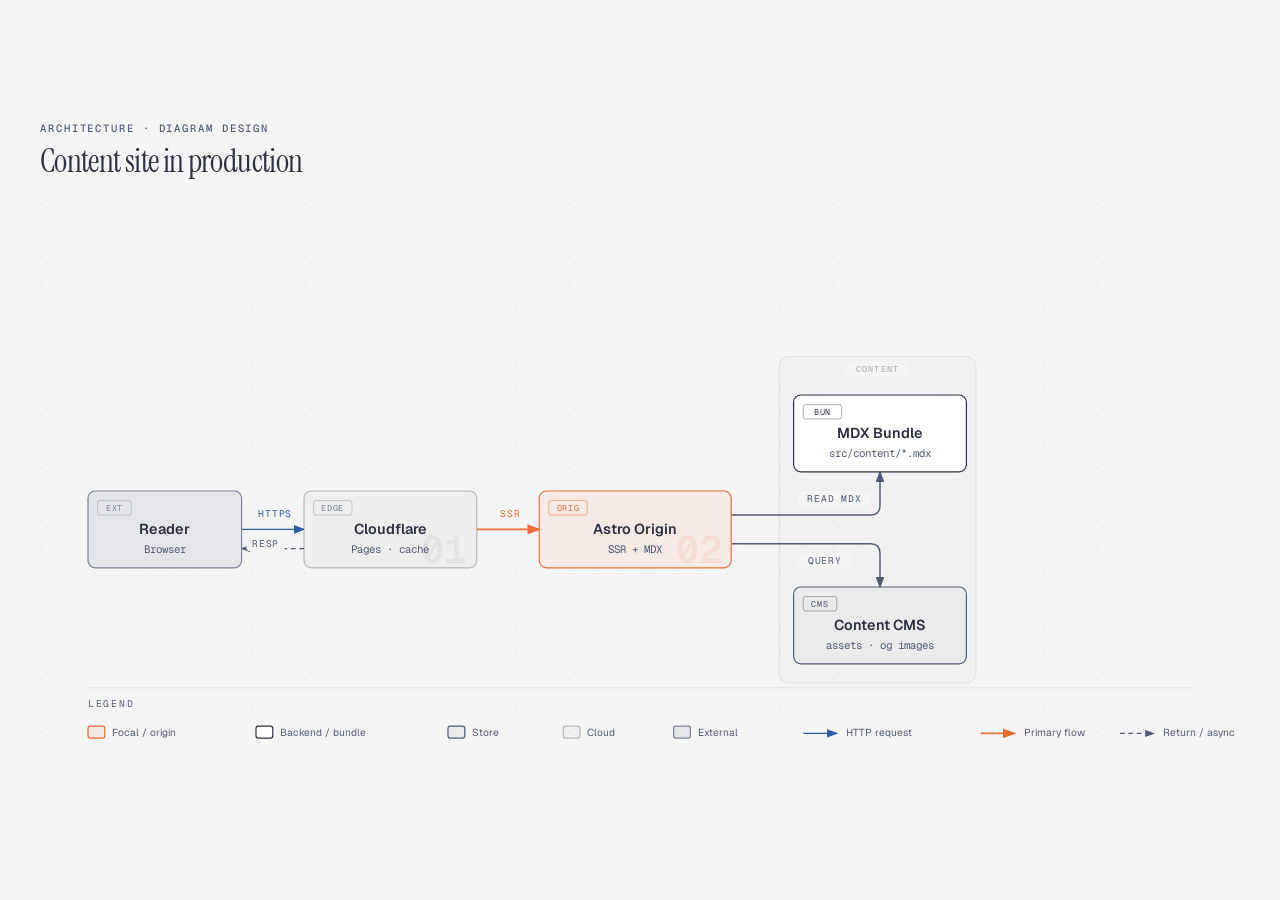
<file: skills/diagram-design/assets/example-architecture.html>
<!DOCTYPE html>
<html lang="en">
<head>
  <meta charset="UTF-8">
  <meta name="viewport" content="width=device-width, initial-scale=1.0">
  <title>Content site · Architecture</title>
  <link href="https://fonts.googleapis.com/css2?family=Instrument+Serif:ital@0;1&family=Geist:wght@400;500;600&family=Geist+Mono:wght@400;500;600&display=swap" rel="stylesheet">
  <style>
    *, *::before, *::after { box-sizing: border-box; margin: 0; padding: 0; }
    :root {
      --color-paper:   #f5f5f5;
      --color-ink:     #2d3142;
      --color-muted:   #4f5d75;
      --color-accent:  #eb6c36;
      --font-sans:     'Geist', system-ui, sans-serif;
      --font-serif:    'Instrument Serif', serif;
      --font-mono:     'Geist Mono', ui-monospace, monospace;
    }

    body {
      font-family: var(--font-sans);
      background: var(--color-paper);
      color: var(--color-ink);
      min-height: 100vh;
      display: flex;
      align-items: center;
      justify-content: center;
      padding: 3rem 2rem;
    }

    .frame { max-width: 1200px; width: 100%; }

    .eyebrow {
      font-family: var(--font-mono);
      font-size: 0.66rem;
      font-weight: 500;
      letter-spacing: 0.18em;
      text-transform: uppercase;
      color: var(--color-muted);
      margin-bottom: 0.5rem;
    }

    h1 {
      font-family: var(--font-serif);
      font-size: clamp(1.5rem, 2.4vw + 0.75rem, 2rem);
      font-weight: 400;
      letter-spacing: -0.02em;
      line-height: 1.15;
      color: var(--color-ink);
      margin-bottom: 1.5rem;
    }

    svg { width: 100%; min-width: 900px; display: block; }
  </style>
</head>
<body>
  <div class="frame">
    <p class="eyebrow">Architecture · Diagram Design</p>
    <h1>Content site in production</h1>

    <svg viewBox="0 0 1000 480" xmlns="http://www.w3.org/2000/svg" role="img" aria-labelledby="architecture-title architecture-desc">
      <title id="architecture-title">Content site in production</title>
      <desc id="architecture-desc">Architecture diagram showing reader requests moving through Cloudflare to an Astro origin, MDX bundle, and content CMS.</desc>
        <defs>
          <pattern id="dots" width="22" height="22" patternUnits="userSpaceOnUse">
            <circle cx="1" cy="1" r="0.9" fill="rgba(45,49,66,0.10)"/>
          </pattern>
          <marker id="arrow" markerWidth="8" markerHeight="6" refX="7" refY="3" orient="auto"><polygon points="0 0, 8 3, 0 6" fill="#4f5d75"/></marker>
          <marker id="arrow-accent" markerWidth="8" markerHeight="6" refX="7" refY="3" orient="auto"><polygon points="0 0, 8 3, 0 6" fill="#eb6c36"/></marker>
          <marker id="arrow-link" markerWidth="8" markerHeight="6" refX="7" refY="3" orient="auto"><polygon points="0 0, 8 3, 0 6" fill="#2e5aa8"/></marker>
        </defs>

        <rect width="100%" height="100%" fill="#f5f5f5"/>
        <rect width="100%" height="100%" fill="url(#dots)" opacity="0.55"/>

        <!-- Zone: Content services (drawn before arrows and nodes) -->
        <rect x="616" y="128" width="164" height="272" rx="8"
              fill="rgba(45,49,66,0.02)" stroke="rgba(45,49,66,0.10)" stroke-width="0.8"/>
        <rect x="672" y="132" width="52" height="12" rx="2" fill="#f5f5f5"/>
        <text x="698" y="141" fill="rgba(45,49,66,0.40)" font-size="7" font-family="'Geist Mono', monospace"
              text-anchor="middle" letter-spacing="0.14em">CONTENT</text>

        <!-- Arrows first (behind boxes) -->
        <line x1="168" y1="272" x2="220" y2="272" stroke="#2e5aa8" stroke-width="1.2" marker-end="url(#arrow-link)"/>
        <line x1="364" y1="272" x2="416" y2="272" stroke="#eb6c36" stroke-width="1.4" marker-end="url(#arrow-accent)"/>
        <!-- Two fanned ports on Astro's right edge, each turning once into MDX bottom / CMS top -->
        <path d="M 576,260 H 692 Q 700,260 700,252 V 224"
              fill="none" stroke="#4f5d75" stroke-width="1.2" marker-end="url(#arrow)"/>
        <path d="M 576,284 H 692 Q 700,284 700,292 V 320"
              fill="none" stroke="#4f5d75" stroke-width="1.2" marker-end="url(#arrow)"/>

        <!-- Dashed return: Cloudflare→Reader (cached HTML — same orthogonal rules as solid) -->
        <path d="M 220,288 H 168" fill="none" stroke="#4f5d75" stroke-width="1" stroke-dasharray="4,3" marker-end="url(#arrow)"/>

        <!-- Arrow labels -->
        <rect x="172" y="252" width="48" height="12" rx="2" fill="#f5f5f5"/>
        <text x="196" y="262" fill="#2e5aa8" font-size="8" font-family="'Geist Mono', monospace" text-anchor="middle" letter-spacing="0.08em">HTTPS</text>

        <rect x="172" y="278" width="32" height="12" rx="2" fill="#f5f5f5"/>
        <text x="188" y="287" fill="#4f5d75" font-size="8" font-family="'Geist Mono', monospace" text-anchor="middle" letter-spacing="0.08em">RESP</text>

        <rect x="368" y="252" width="48" height="12" rx="2" fill="#f5f5f5"/>
        <text x="392" y="262" fill="#eb6c36" font-size="8" font-family="'Geist Mono', monospace" text-anchor="middle" letter-spacing="0.08em">SSR</text>

        <rect x="632" y="240" width="60" height="12" rx="2" fill="#f5f5f5"/>
        <text x="662" y="249" fill="#4f5d75" font-size="8" font-family="'Geist Mono', monospace" text-anchor="middle" letter-spacing="0.08em">READ MDX</text>

        <rect x="632" y="292" width="44" height="12" rx="2" fill="#f5f5f5"/>
        <text x="654" y="301" fill="#4f5d75" font-size="8" font-family="'Geist Mono', monospace" text-anchor="middle" letter-spacing="0.08em">QUERY</text>

        <!-- Node: Reader -->
        <rect x="40" y="240" width="128" height="64" rx="6" fill="#f5f5f5"/>
        <rect x="40" y="240" width="128" height="64" rx="6" fill="rgba(79,93,117,0.10)" stroke="#7a8399" stroke-width="1"/>
        <rect x="48" y="248" width="28" height="12" rx="2" fill="transparent" stroke="rgba(122,131,153,0.40)" stroke-width="0.8"/>
        <text x="62" y="257" fill="#7a8399" font-size="7" font-family="'Geist Mono', monospace" text-anchor="middle" letter-spacing="0.08em">EXT</text>
        <text x="104" y="276" fill="#2d3142" font-size="12" font-weight="600" font-family="'Geist', sans-serif" text-anchor="middle">Reader</text>
        <text x="104" y="292" fill="#4f5d75" font-size="9" font-family="'Geist Mono', monospace" text-anchor="middle">Browser</text>

        <!-- Node: Cloudflare -->
        <rect x="220" y="240" width="144" height="64" rx="6" fill="#f5f5f5"/>
        <rect x="220" y="240" width="144" height="64" rx="6" fill="rgba(45,49,66,0.03)" stroke="rgba(45,49,66,0.30)" stroke-width="1"/>
        <rect x="228" y="248" width="32" height="12" rx="2" fill="transparent" stroke="rgba(45,49,66,0.22)" stroke-width="0.8"/>
        <text x="244" y="257" fill="#7a8399" font-size="7" font-family="'Geist Mono', monospace" text-anchor="middle" letter-spacing="0.08em">EDGE</text>
        <text x="356" y="300" fill="rgba(45,49,66,0.06)" font-size="32" font-weight="600" font-family="'Geist Mono', monospace" text-anchor="end">01</text>
        <text x="292" y="276" fill="#2d3142" font-size="12" font-weight="600" font-family="'Geist', sans-serif" text-anchor="middle">Cloudflare</text>
        <text x="292" y="292" fill="#4f5d75" font-size="9" font-family="'Geist Mono', monospace" text-anchor="middle">Pages · cache</text>

        <!-- Node: Astro (focal coral) -->
        <rect x="416" y="240" width="160" height="64" rx="6" fill="#f5f5f5"/>
        <rect x="416" y="240" width="160" height="64" rx="6" fill="rgba(235,108,54,0.08)" stroke="#eb6c36" stroke-width="1"/>
        <rect x="424" y="248" width="32" height="12" rx="2" fill="transparent" stroke="rgba(235,108,54,0.50)" stroke-width="0.8"/>
        <text x="440" y="257" fill="#eb6c36" font-size="7" font-family="'Geist Mono', monospace" text-anchor="middle" letter-spacing="0.08em">ORIG</text>
        <text x="568" y="300" fill="rgba(235,108,54,0.10)" font-size="32" font-weight="600" font-family="'Geist Mono', monospace" text-anchor="end">02</text>
        <text x="496" y="276" fill="#2d3142" font-size="12" font-weight="600" font-family="'Geist', sans-serif" text-anchor="middle">Astro Origin</text>
        <text x="496" y="292" fill="#4f5d75" font-size="9" font-family="'Geist Mono', monospace" text-anchor="middle">SSR + MDX</text>

        <!-- Node: MDX Bundle -->
        <rect x="628" y="160" width="144" height="64" rx="6" fill="#f5f5f5"/>
        <rect x="628" y="160" width="144" height="64" rx="6" fill="#ffffff" stroke="#2d3142" stroke-width="1"/>
        <rect x="636" y="168" width="32" height="12" rx="2" fill="transparent" stroke="rgba(45,49,66,0.40)" stroke-width="0.8"/>
        <text x="652" y="177" fill="#2d3142" font-size="7" font-family="'Geist Mono', monospace" text-anchor="middle" letter-spacing="0.08em">BUN</text>
        <text x="700" y="196" fill="#2d3142" font-size="12" font-weight="600" font-family="'Geist', sans-serif" text-anchor="middle">MDX Bundle</text>
        <text x="700" y="212" fill="#4f5d75" font-size="9" font-family="'Geist Mono', monospace" text-anchor="middle">src/content/*.mdx</text>

        <!-- Node: Content CMS -->
        <rect x="628" y="320" width="144" height="64" rx="6" fill="#f5f5f5"/>
        <rect x="628" y="320" width="144" height="64" rx="6" fill="rgba(45,49,66,0.05)" stroke="#4f5d75" stroke-width="1"/>
        <rect x="636" y="328" width="28" height="12" rx="2" fill="transparent" stroke="rgba(79,93,117,0.50)" stroke-width="0.8"/>
        <text x="650" y="337" fill="#4f5d75" font-size="7" font-family="'Geist Mono', monospace" text-anchor="middle" letter-spacing="0.08em">CMS</text>
        <text x="700" y="356" fill="#2d3142" font-size="12" font-weight="600" font-family="'Geist', sans-serif" text-anchor="middle">Content CMS</text>
        <text x="700" y="372" fill="#4f5d75" font-size="9" font-family="'Geist Mono', monospace" text-anchor="middle">assets · og images</text>

        <!-- Legend strip -->
        <line x1="40" y1="404" x2="960" y2="404" stroke="rgba(45,49,66,0.10)" stroke-width="0.8"/>
        <text x="40" y="420" fill="#4f5d75" font-size="8" font-family="'Geist Mono', monospace" letter-spacing="0.18em">LEGEND</text>

        <rect x="40" y="436" width="14" height="10" rx="2" fill="rgba(235,108,54,0.08)" stroke="#eb6c36" stroke-width="1"/>
        <text x="60" y="444" fill="#4f5d75" font-size="8.5" font-family="'Geist', sans-serif">Focal / origin</text>

        <rect x="180" y="436" width="14" height="10" rx="2" fill="#ffffff" stroke="#2d3142" stroke-width="1"/>
        <text x="200" y="444" fill="#4f5d75" font-size="8.5" font-family="'Geist', sans-serif">Backend / bundle</text>

        <rect x="340" y="436" width="14" height="10" rx="2" fill="rgba(45,49,66,0.05)" stroke="#4f5d75" stroke-width="1"/>
        <text x="360" y="444" fill="#4f5d75" font-size="8.5" font-family="'Geist', sans-serif">Store</text>

        <rect x="436" y="436" width="14" height="10" rx="2" fill="rgba(45,49,66,0.03)" stroke="rgba(45,49,66,0.30)" stroke-width="1"/>
        <text x="456" y="444" fill="#4f5d75" font-size="8.5" font-family="'Geist', sans-serif">Cloud</text>

        <rect x="528" y="436" width="14" height="10" rx="2" fill="rgba(79,93,117,0.10)" stroke="#7a8399" stroke-width="1"/>
        <text x="548" y="444" fill="#4f5d75" font-size="8.5" font-family="'Geist', sans-serif">External</text>

        <line x1="636" y1="442" x2="664" y2="442" stroke="#2e5aa8" stroke-width="1.2" marker-end="url(#arrow-link)"/>
        <text x="672" y="444" fill="#4f5d75" font-size="8.5" font-family="'Geist', sans-serif">HTTP request</text>

        <line x1="784" y1="442" x2="812" y2="442" stroke="#eb6c36" stroke-width="1.4" marker-end="url(#arrow-accent)"/>
        <text x="820" y="444" fill="#4f5d75" font-size="8.5" font-family="'Geist', sans-serif">Primary flow</text>

        <line x1="900" y1="442" x2="928" y2="442" stroke="#4f5d75" stroke-width="1" stroke-dasharray="4,3" marker-end="url(#arrow)"/>
        <text x="936" y="444" fill="#4f5d75" font-size="8.5" font-family="'Geist', sans-serif">Return / async</text>
      </svg>
  </div>
</body>
</html>
</file>
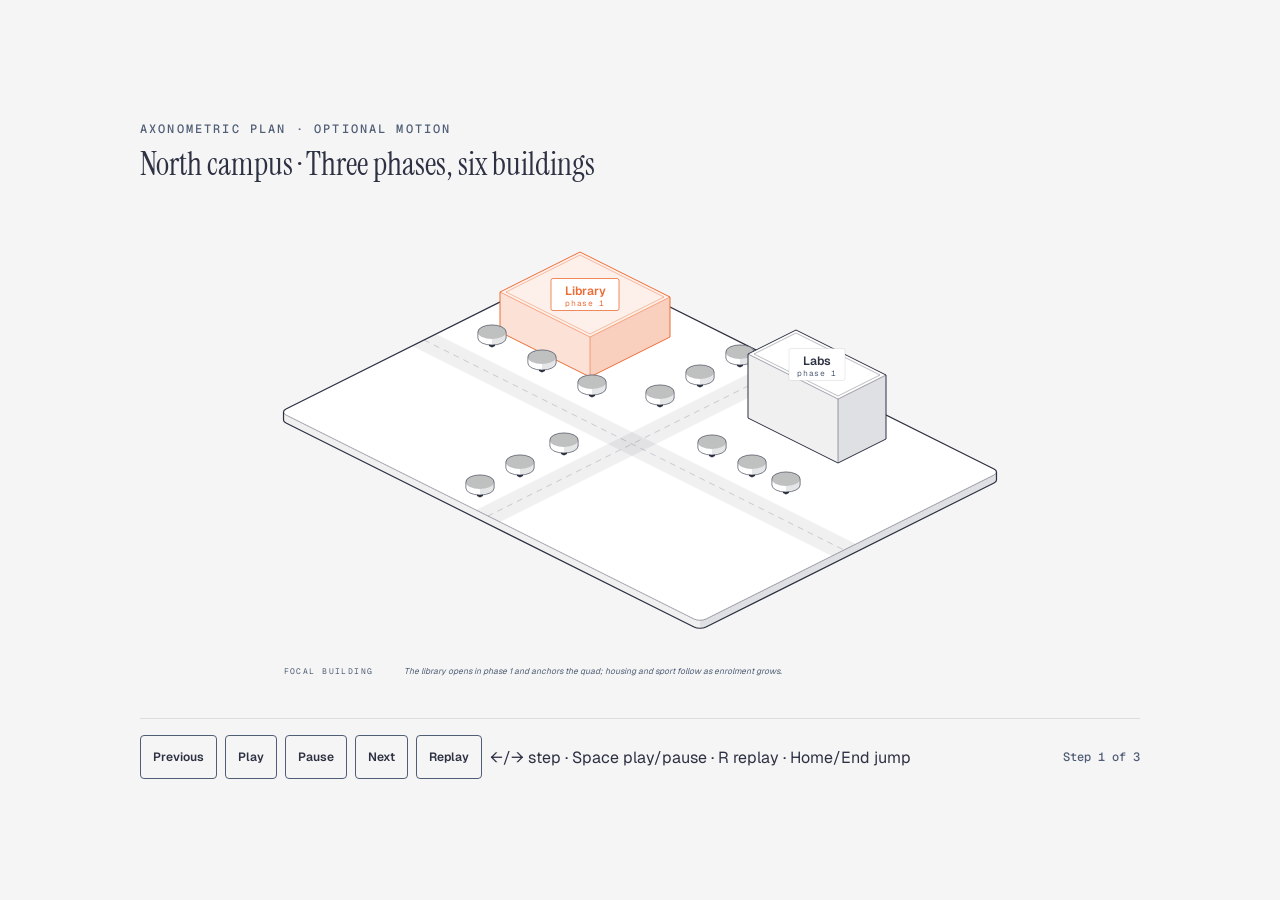
<file: skills/diagram-design/assets/example-axonometric-plan-campus-animated.html>
<!DOCTYPE html>
<html lang="en">
<head>
  <meta charset="UTF-8">
  <meta name="viewport" content="width=device-width, initial-scale=1.0">
  <title>North campus · Three phases, six buildings</title>
  <link href="https://fonts.googleapis.com/css2?family=Instrument+Serif:ital@0;1&family=Geist:wght@400;500;600&family=Geist+Mono:wght@400;500;600&family=Noto+Serif:ital@0;1&family=Noto+Sans+KR:wght@400;500;600&family=Noto+Serif+KR:wght@400&family=Noto+Sans+TC:wght@400;500;600&family=Noto+Serif+TC:wght@400&display=swap" rel="stylesheet">
  <style>
    *, *::before, *::after { box-sizing: border-box; }
    :root {
      --color-paper: #f5f5f5;
      --color-ink: #2d3142;
      --color-muted: #4f5d75;
      --color-soft: #7a8399;
      --color-accent: #eb6c36;
      --color-rule: rgba(45,49,66,0.12);
      --font-sans: 'Geist', system-ui, sans-serif;
      --font-serif: 'Instrument Serif', 'Noto Serif', 'Noto Serif KR', serif;
      --font-mono: 'Geist Mono', ui-monospace, monospace;
      --motion-fast: 160ms;
      --motion-step: 600ms;
      --motion-hold: 900ms;
      --motion-total: 2700ms;
      --motion-ease: cubic-bezier(.2,.8,.2,1);
    }
    body {
      margin: 0;
      min-height: 100vh;
      display: grid;
      place-items: center;
      padding: 48px 32px;
      color: var(--color-ink);
      background: var(--color-paper);
      font-family: var(--font-sans);
    }
    [data-motion-root] { width: min(100%, 1000px); }
    .eyebrow {
      margin: 0 0 8px;
      color: var(--color-muted);
      font: 500 12px/1.4 var(--font-mono);
      letter-spacing: .18em;
      text-transform: uppercase;
    }
    h1 { margin: 0 0 24px; font: 400 32px/1.15 var(--font-serif); }
    svg { display: block; width: 100%; min-width: 1000px; }
    /* The SVG holds its readable width (min-width == the viewBox width, so the
       type ramp is never silently scaled down). This wrapper lets a narrow
       screen scroll the diagram instead of the whole page. body is a centred
       grid, so the root needs max-width/min-width to stop the grid item from
       sizing itself to the SVG's max-content width. */
    [data-motion-root] { max-width: 100%; min-width: 0; }
    .diagram-container { width: 100%; overflow-x: auto; }

    /* Static source is complete. Only an initialized enhancement hides items. */
    .motion-ready [data-motion-item] {
      opacity: .12;
      transform: translateY(8px);
      transform-box: fill-box;
      transform-origin: center;
      transition: opacity var(--motion-step) var(--motion-ease),
                  transform var(--motion-step) var(--motion-ease);
    }
    .motion-ready [data-motion-item].is-visible,
    .motion-ready[data-frame="end"] [data-motion-item],
    .motion-ready[data-frame="static"] [data-motion-item] {
      opacity: 1;
      transform: none;
    }
    .draw-path {
      fill: none;
      stroke: var(--color-accent);
      stroke-width: 3;
      stroke-dasharray: 1;
      stroke-dashoffset: 1;
      pointer-events: none;
    }
    .motion-ready .draw-path.is-visible {
      animation: draw-path var(--motion-step) linear forwards;
    }
    .flow-token { opacity: 0; pointer-events: none; }
    .motion-ready.is-playing .flow-token.is-visible {
      opacity: 1;
      animation: token-flow 3.2s linear 1 forwards;
    }
    .motion-ready[data-motion-mode="loop"].is-playing .flow-token.is-visible {
      animation-iteration-count: infinite;
    }
    @keyframes draw-path { to { stroke-dashoffset: 0; } }
    @keyframes token-flow {
      0% { transform: translateX(0); }
      100% { transform: translateX(240px); }
    }

    [data-motion-controls] {
      display: none;
      align-items: center;
      flex-wrap: wrap;
      gap: 8px;
      margin-top: 16px;
      padding-top: 16px;
      border-top: 1px solid var(--color-rule);
    }
    .motion-ready [data-motion-controls] { display: flex; }
    [data-motion-controls][hidden] { display: none !important; }
    [data-motion-controls] button {
      min-width: 44px;
      min-height: 44px;
      padding: 8px 12px;
      border: 1px solid var(--color-muted);
      border-radius: 4px;
      color: var(--color-ink);
      background: var(--color-paper);
      font: 600 12px/1 var(--font-sans);
      cursor: pointer;
    }
    [data-motion-controls] button:hover { border-color: var(--color-accent); }
    [data-motion-controls] button:focus-visible {
      outline: 3px solid var(--color-accent);
      outline-offset: 2px;
    }
    [data-motion-controls] button:disabled { cursor: not-allowed; opacity: .45; }
    [data-motion-status-visible] {
      margin-left: auto;
      color: var(--color-muted);
      font: 500 12px/1.4 var(--font-mono);
    }
    .sr-only {
      position: absolute;
      width: 1px;
      height: 1px;
      padding: 0;
      margin: -1px;
      overflow: hidden;
      clip: rect(0,0,0,0);
      white-space: nowrap;
      border: 0;
    }
    noscript p {
      margin: 12px 0 0;
      color: var(--color-muted);
      font: 500 12px/1.4 var(--font-mono);
    }

    html[data-motion="static"] [data-motion-controls],
    html[data-motion="static"] [data-motion-decorative] { display: none !important; }
    html[data-motion="static"] [data-motion-item] {
      opacity: 1 !important;
      transform: none !important;
      animation: none !important;
      transition: none !important;
    }
    html[data-motion="step"] [data-motion-controls],
    html[data-motion="step"] [data-motion-decorative] { display: none !important; }
    html[data-motion="step"] [data-motion-item] {
      animation: none !important;
      transition: none !important;
    }
    @media (prefers-reduced-motion: reduce) {
      *, *::before, *::after {
        animation-duration: .001ms !important;
        animation-iteration-count: 1 !important;
        scroll-behavior: auto !important;
        transition-duration: .001ms !important;
      }
      [data-motion-item] { opacity: 1 !important; transform: none !important; }
      [data-motion-decorative] { display: none !important; }
      [data-motion-controls] { display: none !important; }
    }
    @media print {
      /* Paper has no scrollbar, so the local scroller would clip instead of
         scroll. Let the diagram scale down to the sheet: smaller but whole
         beats sharp but cut off. */
      .diagram-container { overflow-x: visible; }
      svg { min-width: 0; }
      [data-motion-controls], [data-motion-decorative] { display: none !important; }
      [data-motion-item] {
        opacity: 1 !important;
        transform: none !important;
        animation: none !important;
        transition: none !important;
      }
    }

    /* Static source is the finished plan. Only an initialized enhancement hides
       the buildings, which then drop in by phase, never further than 16px. */
    .motion-ready [data-motion-item][data-appear] { opacity: 0; transform: translateY(-16px); transition: none; }
    .motion-ready [data-motion-item][data-appear].is-visible { opacity: 1; transform: none; transition: opacity var(--motion-step) var(--motion-ease), transform var(--motion-step) var(--motion-ease); }
    .motion-ready[data-frame="end"] [data-motion-item][data-appear],
    .motion-ready[data-frame="static"] [data-motion-item][data-appear] { opacity: 1; transform: none; }
  </style>
</head>
<body>
  <main data-motion-root data-motion-mode="reveal" data-step-count="3" data-step-current="3" data-frame="static" data-static-frame="complete">
    <p class="eyebrow">Axonometric plan · Optional motion</p>
    <h1>North campus · Three phases, six buildings</h1>

    <div class="diagram-container">
      <svg viewBox="0 0 1000 496" xmlns="http://www.w3.org/2000/svg" role="img" aria-labelledby="axonometric-plan-campus-animated-title axonometric-plan-campus-animated-desc">
        <title id="axonometric-plan-campus-animated-title">North campus · Three phases, six buildings</title>
        <desc id="axonometric-plan-campus-animated-desc">Campus site plan with the library and labs in phase 1, two dorms in phase 2, and the sports hall and parking in phase 3, with the library as the focal building.</desc>
        <rect width="100%" height="100%" fill="#f5f5f5"/>
        <g data-axo-plan data-origin="440 64">
        <g data-plate data-rect="0 0 420 300 6" data-z="0" data-t="8"><path data-role="silhouette" d="M 143.51 206 A 8.49 4.24 0 0 1 146 203 L 434 59 A 8.49 4.24 0 0 1 446 59 L 854 263 A 8.49 4.24 0 0 1 856.49 266 L 856.49 274 A 8.49 4.24 0 0 1 854 277 L 566 421 A 8.49 4.24 0 0 1 554 421 L 146 217 A 8.49 4.24 0 0 1 143.51 214 Z" fill="#ffffff"/><path d="M 143.51 206 A 8.49 4.24 0 0 0 146 209 L 554 413 A 8.49 4.24 0 0 0 560 414.24 L 560 422.24 A 8.49 4.24 0 0 1 554 421 L 146 217 A 8.49 4.24 0 0 1 143.51 214 Z" fill="rgba(45,49,66,0.07)"/><path d="M 560 414.24 A 8.49 4.24 0 0 0 566 413 L 854 269 A 8.49 4.24 0 0 0 856.49 266 L 856.49 274 A 8.49 4.24 0 0 1 854 277 L 566 421 A 8.49 4.24 0 0 1 560 422.24 Z" fill="rgba(45,49,66,0.15)"/><path d="M 143.51 206 A 8.49 4.24 0 0 0 146 209 L 554 413 A 8.49 4.24 0 0 0 566 413 L 854 269 A 8.49 4.24 0 0 0 856.49 266" fill="none" stroke="rgba(45,49,66,0.55)" stroke-width="0.8"/><path d="M 143.51 206 A 8.49 4.24 0 0 1 146 203 L 434 59 A 8.49 4.24 0 0 1 446 59 L 854 263 A 8.49 4.24 0 0 1 856.49 266 L 856.49 274 A 8.49 4.24 0 0 1 854 277 L 566 421 A 8.49 4.24 0 0 1 554 421 L 146 217 A 8.49 4.24 0 0 1 143.51 214 Z" fill="none" stroke="#2d3142" stroke-width="1.2" stroke-linejoin="round"/></g>
        <path d="M 692 350 L 692 350 L 272 140 L 272 140 L 296 128 L 296 128 L 716 338 L 716 338 Z" fill="rgba(45,49,66,0.07)"/>
        <path d="M 360 316 L 360 316 L 336 304 L 336 304 L 636 154 L 636 154 L 660 166 L 660 166 Z" fill="rgba(45,49,66,0.07)"/>
        <line x1="284" y1="134" x2="704" y2="344" stroke="rgba(45,49,66,0.25)" stroke-width="0.8" stroke-dasharray="6,5"/>
        <line x1="648" y1="160" x2="348" y2="310" stroke="rgba(45,49,66,0.25)" stroke-width="0.8" stroke-dasharray="6,5"/>
        <g data-motion-item data-step="1" data-appear aria-label="Library, phase 1"><g data-box data-rect="30 30 120 110 0" data-z="8" data-h="40" data-kind="building" data-name="Library" data-focal><path data-role="silhouette" d="M 360 86 L 360 86 L 440 46 L 440 46 L 530 91 L 530 91 L 530 131 L 530 131 L 450 171 L 450 171 L 360 126 L 360 126 Z" fill="#ffffff"/><path d="M 450 131 L 450 131 L 360 86 L 360 86 L 440 46 L 440 46 L 530 91 L 530 91 Z" fill="rgba(235,108,54,0.10)"/><path d="M 360 86 L 360 86 L 450 131 L 450 131 L 450 171 L 450 171 L 360 126 L 360 126 Z" fill="rgba(235,108,54,0.20)"/><path d="M 450 131 L 450 131 L 530 91 L 530 91 L 530 131 L 530 131 L 450 171 L 450 171 Z" fill="rgba(235,108,54,0.32)"/><path d="M 450 128 L 450 128 L 366 86 L 366 86 L 440 49 L 440 49 L 524 91 L 524 91 Z" fill="none" stroke="rgba(235,108,54,0.70)" stroke-width="0.6"/><path d="M 360 86 L 360 86 L 450 131 L 450 131 L 530 91 L 530 91 M 450 131 L 450 171" fill="none" stroke="rgba(235,108,54,0.70)" stroke-width="0.8"/><path d="M 360 86 L 360 86 L 440 46 L 440 46 L 530 91 L 530 91 L 530 131 L 530 131 L 450 171 L 450 171 L 360 126 L 360 126 Z" fill="none" stroke="#eb6c36" stroke-width="1.0" stroke-linejoin="round"/></g><g data-role="tag" data-name="Library" data-at="75 70 48"><rect x="411" y="72.5" width="68" height="32" rx="2" fill="#ffffff" stroke="#eb6c36" stroke-width="0.8"/><text data-role="name" x="445" y="88.5" text-anchor="middle" fill="#eb6c36" font-size="12" font-weight="600" font-family="'Geist', sans-serif">Library</text><text x="445" y="99.5" text-anchor="middle" fill="#eb6c36" font-size="8" font-family="'Geist Mono', monospace" letter-spacing="0.08em">phase 1</text></g></g>
        <g data-box data-rect="30 118 50 138 10" data-z="16" data-h="6" data-kind="tree"><path data-role="silhouette" d="M 337.86 126 A 14.14 7.07 0 0 1 342 121 L 342 121 A 14.14 7.07 0 0 1 362 121 L 362 121 A 14.14 7.07 0 0 1 366.14 126 L 366.14 132 A 14.14 7.07 0 0 1 362 137 L 362 137 A 14.14 7.07 0 0 1 342 137 L 342 137 A 14.14 7.07 0 0 1 337.86 132 Z" fill="#ffffff"/><path d="M 349 132 L 349 132 L 352 130.5 L 352 130.5 L 355 132 L 355 132 L 355 140 L 355 140 L 352 141.5 L 352 141.5 L 349 140 L 349 140 Z" fill="#2d3142"/><path d="M 337.86 126 A 14.14 7.07 0 0 1 342 121 L 342 121 A 14.14 7.07 0 0 1 362 121 L 362 121 A 14.14 7.07 0 0 1 366.14 126 L 366.14 132 A 14.14 7.07 0 0 1 362 137 L 362 137 A 14.14 7.07 0 0 1 342 137 L 342 137 A 14.14 7.07 0 0 1 337.86 132 Z" fill="#ffffff"/><path d="M 352 133.07 A 14.14 7.07 0 0 0 362 131 L 362 131 A 14.14 7.07 0 0 0 366.14 126 L 366.14 132 A 14.14 7.07 0 0 1 362 137 L 362 137 A 14.14 7.07 0 0 1 352 139.07 Z" fill="rgba(45,49,66,0.12)"/><path d="M 362 131 A 14.14 7.07 0 0 1 342 131 L 342 131 A 14.14 7.07 0 0 1 342 121 L 342 121 A 14.14 7.07 0 0 1 362 121 L 362 121 A 14.14 7.07 0 0 1 362 131 Z" fill="#bfc0c0"/><path d="M 337.86 126 A 14.14 7.07 0 0 1 342 121 L 342 121 A 14.14 7.07 0 0 1 362 121 L 362 121 A 14.14 7.07 0 0 1 366.14 126 L 366.14 132 A 14.14 7.07 0 0 1 362 137 L 362 137 A 14.14 7.07 0 0 1 342 137 L 342 137 A 14.14 7.07 0 0 1 337.86 132 Z" fill="none" stroke="#2d3142" stroke-width="0.6"/></g>
        <g data-box data-rect="174 14 194 34 10" data-z="16" data-h="6" data-kind="tree"><path data-role="silhouette" d="M 585.86 146 A 14.14 7.07 0 0 1 590 141 L 590 141 A 14.14 7.07 0 0 1 610 141 L 610 141 A 14.14 7.07 0 0 1 614.14 146 L 614.14 152 A 14.14 7.07 0 0 1 610 157 L 610 157 A 14.14 7.07 0 0 1 590 157 L 590 157 A 14.14 7.07 0 0 1 585.86 152 Z" fill="#ffffff"/><path d="M 597 152 L 597 152 L 600 150.5 L 600 150.5 L 603 152 L 603 152 L 603 160 L 603 160 L 600 161.5 L 600 161.5 L 597 160 L 597 160 Z" fill="#2d3142"/><path d="M 585.86 146 A 14.14 7.07 0 0 1 590 141 L 590 141 A 14.14 7.07 0 0 1 610 141 L 610 141 A 14.14 7.07 0 0 1 614.14 146 L 614.14 152 A 14.14 7.07 0 0 1 610 157 L 610 157 A 14.14 7.07 0 0 1 590 157 L 590 157 A 14.14 7.07 0 0 1 585.86 152 Z" fill="#ffffff"/><path d="M 600 153.07 A 14.14 7.07 0 0 0 610 151 L 610 151 A 14.14 7.07 0 0 0 614.14 146 L 614.14 152 A 14.14 7.07 0 0 1 610 157 L 610 157 A 14.14 7.07 0 0 1 600 159.07 Z" fill="rgba(45,49,66,0.12)"/><path d="M 610 151 A 14.14 7.07 0 0 1 590 151 L 590 151 A 14.14 7.07 0 0 1 590 141 L 590 141 A 14.14 7.07 0 0 1 610 141 L 610 141 A 14.14 7.07 0 0 1 610 151 Z" fill="#bfc0c0"/><path d="M 585.86 146 A 14.14 7.07 0 0 1 590 141 L 590 141 A 14.14 7.07 0 0 1 610 141 L 610 141 A 14.14 7.07 0 0 1 614.14 146 L 614.14 152 A 14.14 7.07 0 0 1 610 157 L 610 157 A 14.14 7.07 0 0 1 590 157 L 590 157 A 14.14 7.07 0 0 1 585.86 152 Z" fill="none" stroke="#2d3142" stroke-width="0.6"/></g>
        <g data-box data-rect="80 118 100 138 10" data-z="16" data-h="6" data-kind="tree"><path data-role="silhouette" d="M 387.86 151 A 14.14 7.07 0 0 1 392 146 L 392 146 A 14.14 7.07 0 0 1 412 146 L 412 146 A 14.14 7.07 0 0 1 416.14 151 L 416.14 157 A 14.14 7.07 0 0 1 412 162 L 412 162 A 14.14 7.07 0 0 1 392 162 L 392 162 A 14.14 7.07 0 0 1 387.86 157 Z" fill="#ffffff"/><path d="M 399 157 L 399 157 L 402 155.5 L 402 155.5 L 405 157 L 405 157 L 405 165 L 405 165 L 402 166.5 L 402 166.5 L 399 165 L 399 165 Z" fill="#2d3142"/><path d="M 387.86 151 A 14.14 7.07 0 0 1 392 146 L 392 146 A 14.14 7.07 0 0 1 412 146 L 412 146 A 14.14 7.07 0 0 1 416.14 151 L 416.14 157 A 14.14 7.07 0 0 1 412 162 L 412 162 A 14.14 7.07 0 0 1 392 162 L 392 162 A 14.14 7.07 0 0 1 387.86 157 Z" fill="#ffffff"/><path d="M 402 158.07 A 14.14 7.07 0 0 0 412 156 L 412 156 A 14.14 7.07 0 0 0 416.14 151 L 416.14 157 A 14.14 7.07 0 0 1 412 162 L 412 162 A 14.14 7.07 0 0 1 402 164.07 Z" fill="rgba(45,49,66,0.12)"/><path d="M 412 156 A 14.14 7.07 0 0 1 392 156 L 392 156 A 14.14 7.07 0 0 1 392 146 L 392 146 A 14.14 7.07 0 0 1 412 146 L 412 146 A 14.14 7.07 0 0 1 412 156 Z" fill="#bfc0c0"/><path d="M 387.86 151 A 14.14 7.07 0 0 1 392 146 L 392 146 A 14.14 7.07 0 0 1 412 146 L 412 146 A 14.14 7.07 0 0 1 416.14 151 L 416.14 157 A 14.14 7.07 0 0 1 412 162 L 412 162 A 14.14 7.07 0 0 1 392 162 L 392 162 A 14.14 7.07 0 0 1 387.86 157 Z" fill="none" stroke="#2d3142" stroke-width="0.6"/></g>
        <g data-motion-item data-step="2" data-appear aria-label="Dorm A, phase 2"><g data-box data-rect="30 186 170 214 0" data-z="8" data-h="44" data-kind="building" data-name="Dorm A"><path data-role="silhouette" d="M 256 134 L 256 134 L 284 120 L 284 120 L 424 190 L 424 190 L 424 234 L 424 234 L 396 248 L 396 248 L 256 178 L 256 178 Z" fill="#ffffff"/><path d="M 256 134 L 256 134 L 396 204 L 396 204 L 396 248 L 396 248 L 256 178 L 256 178 Z" fill="rgba(45,49,66,0.07)"/><path d="M 396 204 L 396 204 L 424 190 L 424 190 L 424 234 L 424 234 L 396 248 L 396 248 Z" fill="rgba(45,49,66,0.15)"/><path d="M 396 201 L 396 201 L 262 134 L 262 134 L 284 123 L 284 123 L 418 190 L 418 190 Z" fill="none" stroke="rgba(45,49,66,0.55)" stroke-width="0.6"/><path d="M 256 134 L 256 134 L 396 204 L 396 204 L 424 190 L 424 190 M 396 204 L 396 248" fill="none" stroke="rgba(45,49,66,0.55)" stroke-width="0.8"/><path d="M 256 134 L 256 134 L 284 120 L 284 120 L 424 190 L 424 190 L 424 234 L 424 234 L 396 248 L 396 248 L 256 178 L 256 178 Z" fill="none" stroke="#2d3142" stroke-width="1.0" stroke-linejoin="round"/></g><g data-role="tag" data-name="Dorm A" data-at="130 200 52"><rect x="340" y="161" width="60" height="32" rx="2" fill="#ffffff" stroke="rgba(45,49,66,0.12)" stroke-width="0.8"/><text data-role="name" x="370" y="177" text-anchor="middle" fill="#2d3142" font-size="12" font-weight="600" font-family="'Geist', sans-serif">Dorm A</text><text x="370" y="188" text-anchor="middle" fill="#4f5d75" font-size="8" font-family="'Geist Mono', monospace" letter-spacing="0.08em">phase 2</text></g></g>
        <g data-box data-rect="174 54 194 74 10" data-z="16" data-h="6" data-kind="tree"><path data-role="silhouette" d="M 545.86 166 A 14.14 7.07 0 0 1 550 161 L 550 161 A 14.14 7.07 0 0 1 570 161 L 570 161 A 14.14 7.07 0 0 1 574.14 166 L 574.14 172 A 14.14 7.07 0 0 1 570 177 L 570 177 A 14.14 7.07 0 0 1 550 177 L 550 177 A 14.14 7.07 0 0 1 545.86 172 Z" fill="#ffffff"/><path d="M 557 172 L 557 172 L 560 170.5 L 560 170.5 L 563 172 L 563 172 L 563 180 L 563 180 L 560 181.5 L 560 181.5 L 557 180 L 557 180 Z" fill="#2d3142"/><path d="M 545.86 166 A 14.14 7.07 0 0 1 550 161 L 550 161 A 14.14 7.07 0 0 1 570 161 L 570 161 A 14.14 7.07 0 0 1 574.14 166 L 574.14 172 A 14.14 7.07 0 0 1 570 177 L 570 177 A 14.14 7.07 0 0 1 550 177 L 550 177 A 14.14 7.07 0 0 1 545.86 172 Z" fill="#ffffff"/><path d="M 560 173.07 A 14.14 7.07 0 0 0 570 171 L 570 171 A 14.14 7.07 0 0 0 574.14 166 L 574.14 172 A 14.14 7.07 0 0 1 570 177 L 570 177 A 14.14 7.07 0 0 1 560 179.07 Z" fill="rgba(45,49,66,0.12)"/><path d="M 570 171 A 14.14 7.07 0 0 1 550 171 L 550 171 A 14.14 7.07 0 0 1 550 161 L 550 161 A 14.14 7.07 0 0 1 570 161 L 570 161 A 14.14 7.07 0 0 1 570 171 Z" fill="#bfc0c0"/><path d="M 545.86 166 A 14.14 7.07 0 0 1 550 161 L 550 161 A 14.14 7.07 0 0 1 570 161 L 570 161 A 14.14 7.07 0 0 1 574.14 166 L 574.14 172 A 14.14 7.07 0 0 1 570 177 L 570 177 A 14.14 7.07 0 0 1 550 177 L 550 177 A 14.14 7.07 0 0 1 545.86 172 Z" fill="none" stroke="#2d3142" stroke-width="0.6"/></g>
        <g data-box data-rect="130 118 150 138 10" data-z="16" data-h="6" data-kind="tree"><path data-role="silhouette" d="M 437.86 176 A 14.14 7.07 0 0 1 442 171 L 442 171 A 14.14 7.07 0 0 1 462 171 L 462 171 A 14.14 7.07 0 0 1 466.14 176 L 466.14 182 A 14.14 7.07 0 0 1 462 187 L 462 187 A 14.14 7.07 0 0 1 442 187 L 442 187 A 14.14 7.07 0 0 1 437.86 182 Z" fill="#ffffff"/><path d="M 449 182 L 449 182 L 452 180.5 L 452 180.5 L 455 182 L 455 182 L 455 190 L 455 190 L 452 191.5 L 452 191.5 L 449 190 L 449 190 Z" fill="#2d3142"/><path d="M 437.86 176 A 14.14 7.07 0 0 1 442 171 L 442 171 A 14.14 7.07 0 0 1 462 171 L 462 171 A 14.14 7.07 0 0 1 466.14 176 L 466.14 182 A 14.14 7.07 0 0 1 462 187 L 462 187 A 14.14 7.07 0 0 1 442 187 L 442 187 A 14.14 7.07 0 0 1 437.86 182 Z" fill="#ffffff"/><path d="M 452 183.07 A 14.14 7.07 0 0 0 462 181 L 462 181 A 14.14 7.07 0 0 0 466.14 176 L 466.14 182 A 14.14 7.07 0 0 1 462 187 L 462 187 A 14.14 7.07 0 0 1 452 189.07 Z" fill="rgba(45,49,66,0.12)"/><path d="M 462 181 A 14.14 7.07 0 0 1 442 181 L 442 181 A 14.14 7.07 0 0 1 442 171 L 442 171 A 14.14 7.07 0 0 1 462 171 L 462 171 A 14.14 7.07 0 0 1 462 181 Z" fill="#bfc0c0"/><path d="M 437.86 176 A 14.14 7.07 0 0 1 442 171 L 442 171 A 14.14 7.07 0 0 1 462 171 L 462 171 A 14.14 7.07 0 0 1 466.14 176 L 466.14 182 A 14.14 7.07 0 0 1 462 187 L 462 187 A 14.14 7.07 0 0 1 442 187 L 442 187 A 14.14 7.07 0 0 1 437.86 182 Z" fill="none" stroke="#2d3142" stroke-width="0.6"/></g>
        <g data-motion-item data-step="1" data-appear aria-label="Labs, phase 1"><g data-box data-rect="240 24 330 72 0" data-z="8" data-h="64" data-kind="building" data-name="Labs"><path data-role="silhouette" d="M 608 148 L 608 148 L 656 124 L 656 124 L 746 169 L 746 169 L 746 233 L 746 233 L 698 257 L 698 257 L 608 212 L 608 212 Z" fill="#ffffff"/><path d="M 608 148 L 608 148 L 698 193 L 698 193 L 698 257 L 698 257 L 608 212 L 608 212 Z" fill="rgba(45,49,66,0.07)"/><path d="M 698 193 L 698 193 L 746 169 L 746 169 L 746 233 L 746 233 L 698 257 L 698 257 Z" fill="rgba(45,49,66,0.15)"/><path d="M 698 190 L 698 190 L 614 148 L 614 148 L 656 127 L 656 127 L 740 169 L 740 169 Z" fill="none" stroke="rgba(45,49,66,0.55)" stroke-width="0.6"/><path d="M 608 148 L 608 148 L 698 193 L 698 193 L 746 169 L 746 169 M 698 193 L 698 257" fill="none" stroke="rgba(45,49,66,0.55)" stroke-width="0.8"/><path d="M 608 148 L 608 148 L 656 124 L 656 124 L 746 169 L 746 169 L 746 233 L 746 233 L 698 257 L 698 257 L 608 212 L 608 212 Z" fill="none" stroke="#2d3142" stroke-width="1.0" stroke-linejoin="round"/></g><g data-role="tag" data-name="Labs" data-at="285 48 72"><rect x="649" y="142.5" width="56" height="32" rx="2" fill="#ffffff" stroke="rgba(45,49,66,0.12)" stroke-width="0.8"/><text data-role="name" x="677" y="158.5" text-anchor="middle" fill="#2d3142" font-size="12" font-weight="600" font-family="'Geist', sans-serif">Labs</text><text x="677" y="169.5" text-anchor="middle" fill="#4f5d75" font-size="8" font-family="'Geist Mono', monospace" letter-spacing="0.08em">phase 1</text></g></g>
        <g data-box data-rect="174 94 194 114 10" data-z="16" data-h="6" data-kind="tree"><path data-role="silhouette" d="M 505.86 186 A 14.14 7.07 0 0 1 510 181 L 510 181 A 14.14 7.07 0 0 1 530 181 L 530 181 A 14.14 7.07 0 0 1 534.14 186 L 534.14 192 A 14.14 7.07 0 0 1 530 197 L 530 197 A 14.14 7.07 0 0 1 510 197 L 510 197 A 14.14 7.07 0 0 1 505.86 192 Z" fill="#ffffff"/><path d="M 517 192 L 517 192 L 520 190.5 L 520 190.5 L 523 192 L 523 192 L 523 200 L 523 200 L 520 201.5 L 520 201.5 L 517 200 L 517 200 Z" fill="#2d3142"/><path d="M 505.86 186 A 14.14 7.07 0 0 1 510 181 L 510 181 A 14.14 7.07 0 0 1 530 181 L 530 181 A 14.14 7.07 0 0 1 534.14 186 L 534.14 192 A 14.14 7.07 0 0 1 530 197 L 530 197 A 14.14 7.07 0 0 1 510 197 L 510 197 A 14.14 7.07 0 0 1 505.86 192 Z" fill="#ffffff"/><path d="M 520 193.07 A 14.14 7.07 0 0 0 530 191 L 530 191 A 14.14 7.07 0 0 0 534.14 186 L 534.14 192 A 14.14 7.07 0 0 1 530 197 L 530 197 A 14.14 7.07 0 0 1 520 199.07 Z" fill="rgba(45,49,66,0.12)"/><path d="M 530 191 A 14.14 7.07 0 0 1 510 191 L 510 191 A 14.14 7.07 0 0 1 510 181 L 510 181 A 14.14 7.07 0 0 1 530 181 L 530 181 A 14.14 7.07 0 0 1 530 191 Z" fill="#bfc0c0"/><path d="M 505.86 186 A 14.14 7.07 0 0 1 510 181 L 510 181 A 14.14 7.07 0 0 1 530 181 L 530 181 A 14.14 7.07 0 0 1 534.14 186 L 534.14 192 A 14.14 7.07 0 0 1 530 197 L 530 197 A 14.14 7.07 0 0 1 510 197 L 510 197 A 14.14 7.07 0 0 1 505.86 192 Z" fill="none" stroke="#2d3142" stroke-width="0.6"/></g>
        <g data-motion-item data-step="2" data-appear aria-label="Dorm B, phase 2"><g data-box data-rect="30 240 170 268 0" data-z="8" data-h="44" data-kind="building" data-name="Dorm B"><path data-role="silhouette" d="M 202 161 L 202 161 L 230 147 L 230 147 L 370 217 L 370 217 L 370 261 L 370 261 L 342 275 L 342 275 L 202 205 L 202 205 Z" fill="#ffffff"/><path d="M 202 161 L 202 161 L 342 231 L 342 231 L 342 275 L 342 275 L 202 205 L 202 205 Z" fill="rgba(45,49,66,0.07)"/><path d="M 342 231 L 342 231 L 370 217 L 370 217 L 370 261 L 370 261 L 342 275 L 342 275 Z" fill="rgba(45,49,66,0.15)"/><path d="M 342 228 L 342 228 L 208 161 L 208 161 L 230 150 L 230 150 L 364 217 L 364 217 Z" fill="none" stroke="rgba(45,49,66,0.55)" stroke-width="0.6"/><path d="M 202 161 L 202 161 L 342 231 L 342 231 L 370 217 L 370 217 M 342 231 L 342 275" fill="none" stroke="rgba(45,49,66,0.55)" stroke-width="0.8"/><path d="M 202 161 L 202 161 L 230 147 L 230 147 L 370 217 L 370 217 L 370 261 L 370 261 L 342 275 L 342 275 L 202 205 L 202 205 Z" fill="none" stroke="#2d3142" stroke-width="1.0" stroke-linejoin="round"/></g><g data-role="tag" data-name="Dorm B" data-at="70 254 52"><rect x="226" y="158" width="60" height="32" rx="2" fill="#ffffff" stroke="rgba(45,49,66,0.12)" stroke-width="0.8"/><text data-role="name" x="256" y="174" text-anchor="middle" fill="#2d3142" font-size="12" font-weight="600" font-family="'Geist', sans-serif">Dorm B</text><text x="256" y="185" text-anchor="middle" fill="#4f5d75" font-size="8" font-family="'Geist Mono', monospace" letter-spacing="0.08em">phase 2</text></g></g>
        <g data-box data-rect="174 190 194 210 10" data-z="16" data-h="6" data-kind="tree"><path data-role="silhouette" d="M 409.86 234 A 14.14 7.07 0 0 1 414 229 L 414 229 A 14.14 7.07 0 0 1 434 229 L 434 229 A 14.14 7.07 0 0 1 438.14 234 L 438.14 240 A 14.14 7.07 0 0 1 434 245 L 434 245 A 14.14 7.07 0 0 1 414 245 L 414 245 A 14.14 7.07 0 0 1 409.86 240 Z" fill="#ffffff"/><path d="M 421 240 L 421 240 L 424 238.5 L 424 238.5 L 427 240 L 427 240 L 427 248 L 427 248 L 424 249.5 L 424 249.5 L 421 248 L 421 248 Z" fill="#2d3142"/><path d="M 409.86 234 A 14.14 7.07 0 0 1 414 229 L 414 229 A 14.14 7.07 0 0 1 434 229 L 434 229 A 14.14 7.07 0 0 1 438.14 234 L 438.14 240 A 14.14 7.07 0 0 1 434 245 L 434 245 A 14.14 7.07 0 0 1 414 245 L 414 245 A 14.14 7.07 0 0 1 409.86 240 Z" fill="#ffffff"/><path d="M 424 241.07 A 14.14 7.07 0 0 0 434 239 L 434 239 A 14.14 7.07 0 0 0 438.14 234 L 438.14 240 A 14.14 7.07 0 0 1 434 245 L 434 245 A 14.14 7.07 0 0 1 424 247.07 Z" fill="rgba(45,49,66,0.12)"/><path d="M 434 239 A 14.14 7.07 0 0 1 414 239 L 414 239 A 14.14 7.07 0 0 1 414 229 L 414 229 A 14.14 7.07 0 0 1 434 229 L 434 229 A 14.14 7.07 0 0 1 434 239 Z" fill="#bfc0c0"/><path d="M 409.86 234 A 14.14 7.07 0 0 1 414 229 L 414 229 A 14.14 7.07 0 0 1 434 229 L 434 229 A 14.14 7.07 0 0 1 438.14 234 L 438.14 240 A 14.14 7.07 0 0 1 434 245 L 434 245 A 14.14 7.07 0 0 1 414 245 L 414 245 A 14.14 7.07 0 0 1 409.86 240 Z" fill="none" stroke="#2d3142" stroke-width="0.6"/></g>
        <g data-box data-rect="250 118 270 138 10" data-z="16" data-h="6" data-kind="tree"><path data-role="silhouette" d="M 557.86 236 A 14.14 7.07 0 0 1 562 231 L 562 231 A 14.14 7.07 0 0 1 582 231 L 582 231 A 14.14 7.07 0 0 1 586.14 236 L 586.14 242 A 14.14 7.07 0 0 1 582 247 L 582 247 A 14.14 7.07 0 0 1 562 247 L 562 247 A 14.14 7.07 0 0 1 557.86 242 Z" fill="#ffffff"/><path d="M 569 242 L 569 242 L 572 240.5 L 572 240.5 L 575 242 L 575 242 L 575 250 L 575 250 L 572 251.5 L 572 251.5 L 569 250 L 569 250 Z" fill="#2d3142"/><path d="M 557.86 236 A 14.14 7.07 0 0 1 562 231 L 562 231 A 14.14 7.07 0 0 1 582 231 L 582 231 A 14.14 7.07 0 0 1 586.14 236 L 586.14 242 A 14.14 7.07 0 0 1 582 247 L 582 247 A 14.14 7.07 0 0 1 562 247 L 562 247 A 14.14 7.07 0 0 1 557.86 242 Z" fill="#ffffff"/><path d="M 572 243.07 A 14.14 7.07 0 0 0 582 241 L 582 241 A 14.14 7.07 0 0 0 586.14 236 L 586.14 242 A 14.14 7.07 0 0 1 582 247 L 582 247 A 14.14 7.07 0 0 1 572 249.07 Z" fill="rgba(45,49,66,0.12)"/><path d="M 582 241 A 14.14 7.07 0 0 1 562 241 L 562 241 A 14.14 7.07 0 0 1 562 231 L 562 231 A 14.14 7.07 0 0 1 582 231 L 582 231 A 14.14 7.07 0 0 1 582 241 Z" fill="#bfc0c0"/><path d="M 557.86 236 A 14.14 7.07 0 0 1 562 231 L 562 231 A 14.14 7.07 0 0 1 582 231 L 582 231 A 14.14 7.07 0 0 1 586.14 236 L 586.14 242 A 14.14 7.07 0 0 1 582 247 L 582 247 A 14.14 7.07 0 0 1 562 247 L 562 247 A 14.14 7.07 0 0 1 557.86 242 Z" fill="none" stroke="#2d3142" stroke-width="0.6"/></g>
        <g data-motion-item data-step="3" data-appear aria-label="Parking, phase 3"><g data-box data-rect="350 24 404 120 0" data-z="8" data-h="16" data-kind="building" data-name="Parking"><path data-role="silhouette" d="M 670 275 L 670 275 L 766 227 L 766 227 L 820 254 L 820 254 L 820 270 L 820 270 L 724 318 L 724 318 L 670 291 L 670 291 Z" fill="#ffffff"/><path d="M 670 275 L 670 275 L 724 302 L 724 302 L 724 318 L 724 318 L 670 291 L 670 291 Z" fill="rgba(45,49,66,0.07)"/><path d="M 724 302 L 724 302 L 820 254 L 820 254 L 820 270 L 820 270 L 724 318 L 724 318 Z" fill="rgba(45,49,66,0.15)"/><path d="M 724 299 L 724 299 L 676 275 L 676 275 L 766 230 L 766 230 L 814 254 L 814 254 Z" fill="none" stroke="rgba(45,49,66,0.55)" stroke-width="0.6"/><path d="M 670 275 L 670 275 L 724 302 L 724 302 L 820 254 L 820 254 M 724 302 L 724 318" fill="none" stroke="rgba(45,49,66,0.55)" stroke-width="0.8"/><path d="M 670 275 L 670 275 L 766 227 L 766 227 L 820 254 L 820 254 L 820 270 L 820 270 L 724 318 L 724 318 L 670 291 L 670 291 Z" fill="none" stroke="#2d3142" stroke-width="1.0" stroke-linejoin="round"/></g><g data-role="tag" data-name="Parking" data-at="377 72 24"><rect x="711" y="248.5" width="68" height="32" rx="2" fill="#ffffff" stroke="rgba(45,49,66,0.12)" stroke-width="0.8"/><text data-role="name" x="745" y="264.5" text-anchor="middle" fill="#2d3142" font-size="12" font-weight="600" font-family="'Geist', sans-serif">Parking</text><text x="745" y="275.5" text-anchor="middle" fill="#4f5d75" font-size="8" font-family="'Geist Mono', monospace" letter-spacing="0.08em">phase 3</text></g></g>
        <g data-box data-rect="174 234 194 254 10" data-z="16" data-h="6" data-kind="tree"><path data-role="silhouette" d="M 365.86 256 A 14.14 7.07 0 0 1 370 251 L 370 251 A 14.14 7.07 0 0 1 390 251 L 390 251 A 14.14 7.07 0 0 1 394.14 256 L 394.14 262 A 14.14 7.07 0 0 1 390 267 L 390 267 A 14.14 7.07 0 0 1 370 267 L 370 267 A 14.14 7.07 0 0 1 365.86 262 Z" fill="#ffffff"/><path d="M 377 262 L 377 262 L 380 260.5 L 380 260.5 L 383 262 L 383 262 L 383 270 L 383 270 L 380 271.5 L 380 271.5 L 377 270 L 377 270 Z" fill="#2d3142"/><path d="M 365.86 256 A 14.14 7.07 0 0 1 370 251 L 370 251 A 14.14 7.07 0 0 1 390 251 L 390 251 A 14.14 7.07 0 0 1 394.14 256 L 394.14 262 A 14.14 7.07 0 0 1 390 267 L 390 267 A 14.14 7.07 0 0 1 370 267 L 370 267 A 14.14 7.07 0 0 1 365.86 262 Z" fill="#ffffff"/><path d="M 380 263.07 A 14.14 7.07 0 0 0 390 261 L 390 261 A 14.14 7.07 0 0 0 394.14 256 L 394.14 262 A 14.14 7.07 0 0 1 390 267 L 390 267 A 14.14 7.07 0 0 1 380 269.07 Z" fill="rgba(45,49,66,0.12)"/><path d="M 390 261 A 14.14 7.07 0 0 1 370 261 L 370 261 A 14.14 7.07 0 0 1 370 251 L 370 251 A 14.14 7.07 0 0 1 390 251 L 390 251 A 14.14 7.07 0 0 1 390 261 Z" fill="#bfc0c0"/><path d="M 365.86 256 A 14.14 7.07 0 0 1 370 251 L 370 251 A 14.14 7.07 0 0 1 390 251 L 390 251 A 14.14 7.07 0 0 1 394.14 256 L 394.14 262 A 14.14 7.07 0 0 1 390 267 L 390 267 A 14.14 7.07 0 0 1 370 267 L 370 267 A 14.14 7.07 0 0 1 365.86 262 Z" fill="none" stroke="#2d3142" stroke-width="0.6"/></g>
        <g data-box data-rect="290 118 310 138 10" data-z="16" data-h="6" data-kind="tree"><path data-role="silhouette" d="M 597.86 256 A 14.14 7.07 0 0 1 602 251 L 602 251 A 14.14 7.07 0 0 1 622 251 L 622 251 A 14.14 7.07 0 0 1 626.14 256 L 626.14 262 A 14.14 7.07 0 0 1 622 267 L 622 267 A 14.14 7.07 0 0 1 602 267 L 602 267 A 14.14 7.07 0 0 1 597.86 262 Z" fill="#ffffff"/><path d="M 609 262 L 609 262 L 612 260.5 L 612 260.5 L 615 262 L 615 262 L 615 270 L 615 270 L 612 271.5 L 612 271.5 L 609 270 L 609 270 Z" fill="#2d3142"/><path d="M 597.86 256 A 14.14 7.07 0 0 1 602 251 L 602 251 A 14.14 7.07 0 0 1 622 251 L 622 251 A 14.14 7.07 0 0 1 626.14 256 L 626.14 262 A 14.14 7.07 0 0 1 622 267 L 622 267 A 14.14 7.07 0 0 1 602 267 L 602 267 A 14.14 7.07 0 0 1 597.86 262 Z" fill="#ffffff"/><path d="M 612 263.07 A 14.14 7.07 0 0 0 622 261 L 622 261 A 14.14 7.07 0 0 0 626.14 256 L 626.14 262 A 14.14 7.07 0 0 1 622 267 L 622 267 A 14.14 7.07 0 0 1 612 269.07 Z" fill="rgba(45,49,66,0.12)"/><path d="M 622 261 A 14.14 7.07 0 0 1 602 261 L 602 261 A 14.14 7.07 0 0 1 602 251 L 602 251 A 14.14 7.07 0 0 1 622 251 L 622 251 A 14.14 7.07 0 0 1 622 261 Z" fill="#bfc0c0"/><path d="M 597.86 256 A 14.14 7.07 0 0 1 602 251 L 602 251 A 14.14 7.07 0 0 1 622 251 L 622 251 A 14.14 7.07 0 0 1 626.14 256 L 626.14 262 A 14.14 7.07 0 0 1 622 267 L 622 267 A 14.14 7.07 0 0 1 602 267 L 602 267 A 14.14 7.07 0 0 1 597.86 262 Z" fill="none" stroke="#2d3142" stroke-width="0.6"/></g>
        <g data-box data-rect="324 118 344 138 10" data-z="16" data-h="6" data-kind="tree"><path data-role="silhouette" d="M 631.86 273 A 14.14 7.07 0 0 1 636 268 L 636 268 A 14.14 7.07 0 0 1 656 268 L 656 268 A 14.14 7.07 0 0 1 660.14 273 L 660.14 279 A 14.14 7.07 0 0 1 656 284 L 656 284 A 14.14 7.07 0 0 1 636 284 L 636 284 A 14.14 7.07 0 0 1 631.86 279 Z" fill="#ffffff"/><path d="M 643 279 L 643 279 L 646 277.5 L 646 277.5 L 649 279 L 649 279 L 649 287 L 649 287 L 646 288.5 L 646 288.5 L 643 287 L 643 287 Z" fill="#2d3142"/><path d="M 631.86 273 A 14.14 7.07 0 0 1 636 268 L 636 268 A 14.14 7.07 0 0 1 656 268 L 656 268 A 14.14 7.07 0 0 1 660.14 273 L 660.14 279 A 14.14 7.07 0 0 1 656 284 L 656 284 A 14.14 7.07 0 0 1 636 284 L 636 284 A 14.14 7.07 0 0 1 631.86 279 Z" fill="#ffffff"/><path d="M 646 280.07 A 14.14 7.07 0 0 0 656 278 L 656 278 A 14.14 7.07 0 0 0 660.14 273 L 660.14 279 A 14.14 7.07 0 0 1 656 284 L 656 284 A 14.14 7.07 0 0 1 646 286.07 Z" fill="rgba(45,49,66,0.12)"/><path d="M 656 278 A 14.14 7.07 0 0 1 636 278 L 636 278 A 14.14 7.07 0 0 1 636 268 L 636 268 A 14.14 7.07 0 0 1 656 268 L 656 268 A 14.14 7.07 0 0 1 656 278 Z" fill="#bfc0c0"/><path d="M 631.86 273 A 14.14 7.07 0 0 1 636 268 L 636 268 A 14.14 7.07 0 0 1 656 268 L 656 268 A 14.14 7.07 0 0 1 660.14 273 L 660.14 279 A 14.14 7.07 0 0 1 656 284 L 656 284 A 14.14 7.07 0 0 1 636 284 L 636 284 A 14.14 7.07 0 0 1 631.86 279 Z" fill="none" stroke="#2d3142" stroke-width="0.6"/></g>
        <g data-motion-item data-step="3" data-appear aria-label="Sports hall, phase 3"><g data-box data-rect="248 188 392 272 0" data-z="8" data-h="28" data-kind="building" data-name="Sports hall"><path data-role="silhouette" d="M 416 288 L 416 288 L 500 246 L 500 246 L 644 318 L 644 318 L 644 346 L 644 346 L 560 388 L 560 388 L 416 316 L 416 316 Z" fill="#ffffff"/><path d="M 416 288 L 416 288 L 560 360 L 560 360 L 560 388 L 560 388 L 416 316 L 416 316 Z" fill="rgba(45,49,66,0.07)"/><path d="M 560 360 L 560 360 L 644 318 L 644 318 L 644 346 L 644 346 L 560 388 L 560 388 Z" fill="rgba(45,49,66,0.15)"/><path d="M 560 357 L 560 357 L 422 288 L 422 288 L 500 249 L 500 249 L 638 318 L 638 318 Z" fill="none" stroke="rgba(45,49,66,0.55)" stroke-width="0.6"/><path d="M 416 288 L 416 288 L 560 360 L 560 360 L 644 318 L 644 318 M 560 360 L 560 388" fill="none" stroke="rgba(45,49,66,0.55)" stroke-width="0.8"/><path d="M 416 288 L 416 288 L 500 246 L 500 246 L 644 318 L 644 318 L 644 346 L 644 346 L 560 388 L 560 388 L 416 316 L 416 316 Z" fill="none" stroke="#2d3142" stroke-width="1.0" stroke-linejoin="round"/></g><g data-role="tag" data-name="Sports hall" data-at="320 230 36"><rect x="482" y="287" width="96" height="32" rx="2" fill="#ffffff" stroke="rgba(45,49,66,0.12)" stroke-width="0.8"/><text data-role="name" x="530" y="303" text-anchor="middle" fill="#2d3142" font-size="12" font-weight="600" font-family="'Geist', sans-serif">Sports hall</text><text x="530" y="314" text-anchor="middle" fill="#4f5d75" font-size="8" font-family="'Geist Mono', monospace" letter-spacing="0.08em">phase 3</text></g></g>
        <g data-box data-rect="174 274 194 294 10" data-z="16" data-h="6" data-kind="tree"><path data-role="silhouette" d="M 325.86 276 A 14.14 7.07 0 0 1 330 271 L 330 271 A 14.14 7.07 0 0 1 350 271 L 350 271 A 14.14 7.07 0 0 1 354.14 276 L 354.14 282 A 14.14 7.07 0 0 1 350 287 L 350 287 A 14.14 7.07 0 0 1 330 287 L 330 287 A 14.14 7.07 0 0 1 325.86 282 Z" fill="#ffffff"/><path d="M 337 282 L 337 282 L 340 280.5 L 340 280.5 L 343 282 L 343 282 L 343 290 L 343 290 L 340 291.5 L 340 291.5 L 337 290 L 337 290 Z" fill="#2d3142"/><path d="M 325.86 276 A 14.14 7.07 0 0 1 330 271 L 330 271 A 14.14 7.07 0 0 1 350 271 L 350 271 A 14.14 7.07 0 0 1 354.14 276 L 354.14 282 A 14.14 7.07 0 0 1 350 287 L 350 287 A 14.14 7.07 0 0 1 330 287 L 330 287 A 14.14 7.07 0 0 1 325.86 282 Z" fill="#ffffff"/><path d="M 340 283.07 A 14.14 7.07 0 0 0 350 281 L 350 281 A 14.14 7.07 0 0 0 354.14 276 L 354.14 282 A 14.14 7.07 0 0 1 350 287 L 350 287 A 14.14 7.07 0 0 1 340 289.07 Z" fill="rgba(45,49,66,0.12)"/><path d="M 350 281 A 14.14 7.07 0 0 1 330 281 L 330 281 A 14.14 7.07 0 0 1 330 271 L 330 271 A 14.14 7.07 0 0 1 350 271 L 350 271 A 14.14 7.07 0 0 1 350 281 Z" fill="#bfc0c0"/><path d="M 325.86 276 A 14.14 7.07 0 0 1 330 271 L 330 271 A 14.14 7.07 0 0 1 350 271 L 350 271 A 14.14 7.07 0 0 1 354.14 276 L 354.14 282 A 14.14 7.07 0 0 1 350 287 L 350 287 A 14.14 7.07 0 0 1 330 287 L 330 287 A 14.14 7.07 0 0 1 325.86 282 Z" fill="none" stroke="#2d3142" stroke-width="0.6"/></g>
        </g>
        <text x="143.51" y="468" fill="#4f5d75" font-size="8" font-family="'Geist Mono', monospace" letter-spacing="0.18em">FOCAL BUILDING</text>
        <text x="263.51" y="468" fill="#4f5d75" font-size="8.5" font-family="'Geist', sans-serif" font-style="italic">The library opens in phase 1 and anchors the quad; housing and sport follow as enrolment grows.</text>
      </svg>
    </div>

    <div data-motion-controls role="group" aria-label="Diagram playback controls">
      <button type="button" data-motion-action="prev">Previous</button>
      <button type="button" data-motion-action="play" aria-pressed="false">Play</button>
      <button type="button" data-motion-action="pause" aria-pressed="true">Pause</button>
      <button type="button" data-motion-action="next">Next</button>
      <button type="button" data-motion-action="replay">Replay</button>
      <span class="keyboard-help">←/→ step · Space play/pause · R replay · Home/End jump</span>
      <span data-motion-status-visible aria-hidden="true">Step <span data-motion-step-label>3</span> of 3</span>
    </div>
    <p class="sr-only" data-motion-status role="status" aria-live="polite" aria-atomic="true"></p>
    <noscript><p>Animation controls require JavaScript. The complete site plan is shown above.</p></noscript>
  </main>

  <script data-diagram-controls>
    (() => {
      const params = new URLSearchParams(location.search);
      const staticOverride = params.get('motion') === 'static' || document.documentElement.dataset.motion === 'static';
      const requestedStep = params.get('step');
      const reduce = matchMedia('(prefers-reduced-motion: reduce)');
      document.fonts.ready.then(() => { document.documentElement.dataset.fontsReady = 'true'; });

      document.querySelectorAll('[data-motion-root]').forEach((root) => {
        const count = Number(root.dataset.stepCount);
        const hold = parseFloat(getComputedStyle(root).getPropertyValue('--motion-hold')) || 720;
        const parsedStep = requestedStep !== null && /^\d+$/.test(requestedStep) ? Number(requestedStep) : null;
        const exactStep = params.get('motion') === 'step' && Number.isSafeInteger(parsedStep) && parsedStep >= 0 && parsedStep <= count ? parsedStep : null;
        const items = [...root.querySelectorAll('[data-motion-item]')];
        const labels = Array.from({ length: count + 1 }, (_, index) => index === 0
          ? 'Ready'
          : items.filter((item) => !item.hasAttribute('data-motion-decorative') && Number(item.dataset.step) === index)
              .map((item) => item.getAttribute('aria-label')).join('; '));
        const controls = root.querySelector('[data-motion-controls]');
        const status = root.querySelector('[data-motion-status]');
        const visibleStep = root.querySelector('[data-motion-step-label]');
        let step = count;
        let timer = 0;
        let playing = false;
        let stepBeforeReduce = 0;
        let resumeAfterReduce = root.dataset.motionMode === 'reveal';

        const buttons = (action) => controls.querySelector(`[data-motion-action="${action}"]`);
        const clearClock = () => { window.clearTimeout(timer); timer = 0; };
        const announce = () => { status.textContent = `Step ${step} of ${count}: ${labels[step] || 'Complete'}`; };
        const setControlsAvailable = (available) => {
          controls.hidden = !available;
          controls.setAttribute('aria-hidden', String(!available));
          controls.dataset.playbackDisabled = String(!available);
          controls.querySelectorAll('button').forEach((control) => { control.disabled = !available; });
        };

        function render(next, userInitiated = false) {
          step = Math.max(0, Math.min(count, next));
          root.dataset.stepCurrent = String(step);
          root.dataset.frame = step === count ? 'end' : step === 0 ? 'start' : 'step';
          items.forEach((item) => {
            const itemStep = Number(item.dataset.step);
            item.classList.toggle('is-visible', itemStep <= step);
            item.classList.toggle('is-current', itemStep === step);
          });
          if (visibleStep) visibleStep.textContent = String(step);
          const unavailable = controls.dataset.playbackDisabled === 'true';
          buttons('prev').disabled = unavailable || step === 0;
          buttons('next').disabled = unavailable || step === count;
          if (userInitiated) announce();
        }

        function pause(userInitiated = false) {
          clearClock();
          playing = false;
          root.classList.remove('is-playing');
          buttons('play').setAttribute('aria-pressed', 'false');
          buttons('pause').setAttribute('aria-pressed', 'true');
          if (userInitiated) status.textContent = `Paused at step ${step} of ${count}`;
        }

        function finish() {
          pause(false);
          root.dataset.frame = 'end';
          status.textContent = `Complete · step ${count} of ${count}`;
        }

        function tick() {
          if (!playing) return;
          if (step >= count) { finish(); return; }
          render(step + 1, false);
          if (step >= count) { finish(); return; }
          timer = window.setTimeout(tick, hold);
        }

        function play(fromStart = false, userInitiated = false) {
          clearClock();
          if (fromStart || step >= count) render(0, userInitiated);
          playing = true;
          root.classList.add('is-playing');
          buttons('play').setAttribute('aria-pressed', 'true');
          buttons('pause').setAttribute('aria-pressed', 'false');
          timer = window.setTimeout(tick, hold);
        }

        controls.addEventListener('click', (event) => {
          const button = event.target.closest('[data-motion-action]');
          if (!button) return;
          const action = button.dataset.motionAction;
          if (action === 'play') play(false, true);
          if (action === 'pause') pause(true);
          if (action === 'replay') play(true, true);
          if (action === 'prev') { pause(false); render(step - 1, true); }
          if (action === 'next') { pause(false); render(step + 1, true); }
        });

        root.addEventListener('keydown', (event) => {
          if (event.target.matches('input, textarea, select, a[href]')) return;
          const keys = { ArrowLeft: step - 1, ArrowRight: step + 1, Home: 0, End: count };
          if (event.code === 'Space' && !event.target.closest('button')) {
            event.preventDefault();
            playing ? pause(true) : play(false, true);
            return;
          }
          if (!event.ctrlKey && !event.metaKey && !event.altKey && event.key.toLowerCase() === 'r') {
            event.preventDefault();
            play(true, true);
            return;
          }
          if (!(event.key in keys)) return;
          event.preventDefault();
          pause(false);
          render(keys[event.key], true);
        });

        document.addEventListener('visibilitychange', () => {
          if (document.visibilityState === 'hidden' && playing) pause(false);
        });
        reduce.addEventListener('change', (event) => {
          if (event.matches && root.dataset.motionState !== 'reduced') {
            stepBeforeReduce = step;
            resumeAfterReduce = playing;
          }
          pause(false);
          if (event.matches) {
            setControlsAvailable(false);
            render(count, false);
            root.dataset.frame = 'static';
            root.dataset.motionState = 'reduced';
            status.textContent = 'Reduced motion · complete static frame · playback controls unavailable';
          } else if (staticOverride || root.dataset.motionMode === 'none') {
            setControlsAvailable(false);
            render(count, false);
            root.dataset.frame = 'static';
            root.dataset.motionState = 'static';
            status.textContent = 'Static frame · complete diagram · playback controls unavailable';
          } else {
            delete root.dataset.motionState;
            if (exactStep !== null) {
              setControlsAvailable(false);
              render(exactStep, false);
              root.dataset.frame = 'step';
              root.dataset.motionState = 'test';
              status.textContent = `Test frame · step ${step} of ${count} · playback controls unavailable`;
            } else {
              setControlsAvailable(true);
              render(stepBeforeReduce, false);
              status.textContent = `Ready · step ${step} of ${count}`;
              if (resumeAfterReduce && root.dataset.motionMode === 'reveal') {
                play(false, false);
              }
            }
            resumeAfterReduce = false;
          }
        });

        if (staticOverride) {
          document.documentElement.dataset.motion = 'static';
          pause(false);
          setControlsAvailable(false);
          render(count, false);
          root.dataset.frame = 'static';
          root.dataset.motionState = 'static';
          status.textContent = 'Static frame · complete diagram · playback controls unavailable';
        } else if (reduce.matches || root.dataset.motionMode === 'none') {
          pause(false);
          setControlsAvailable(false);
          render(count, false);
          root.dataset.frame = 'static';
          root.dataset.motionState = reduce.matches ? 'reduced' : 'static';
          status.textContent = reduce.matches
            ? 'Reduced motion · complete static frame · playback controls unavailable'
            : 'Static frame · complete diagram · playback controls unavailable';
        } else if (exactStep !== null) {
          document.documentElement.dataset.motion = 'step';
          pause(false);
          setControlsAvailable(false);
          render(exactStep, false);
          root.dataset.frame = 'step';
          root.dataset.motionState = 'test';
          status.textContent = `Test frame · step ${step} of ${count} · playback controls unavailable`;
        } else if (root.dataset.motionMode === 'reveal') {
          setControlsAvailable(true);
          render(0, false);
          play(false, false);
        } else {
          pause(false);
          setControlsAvailable(true);
          render(0, false);
          status.textContent = `Ready · step 0 of ${count}`;
        }
        root.classList.add('motion-ready');
      });
    })();
  </script>
</body>
</html>
</file>
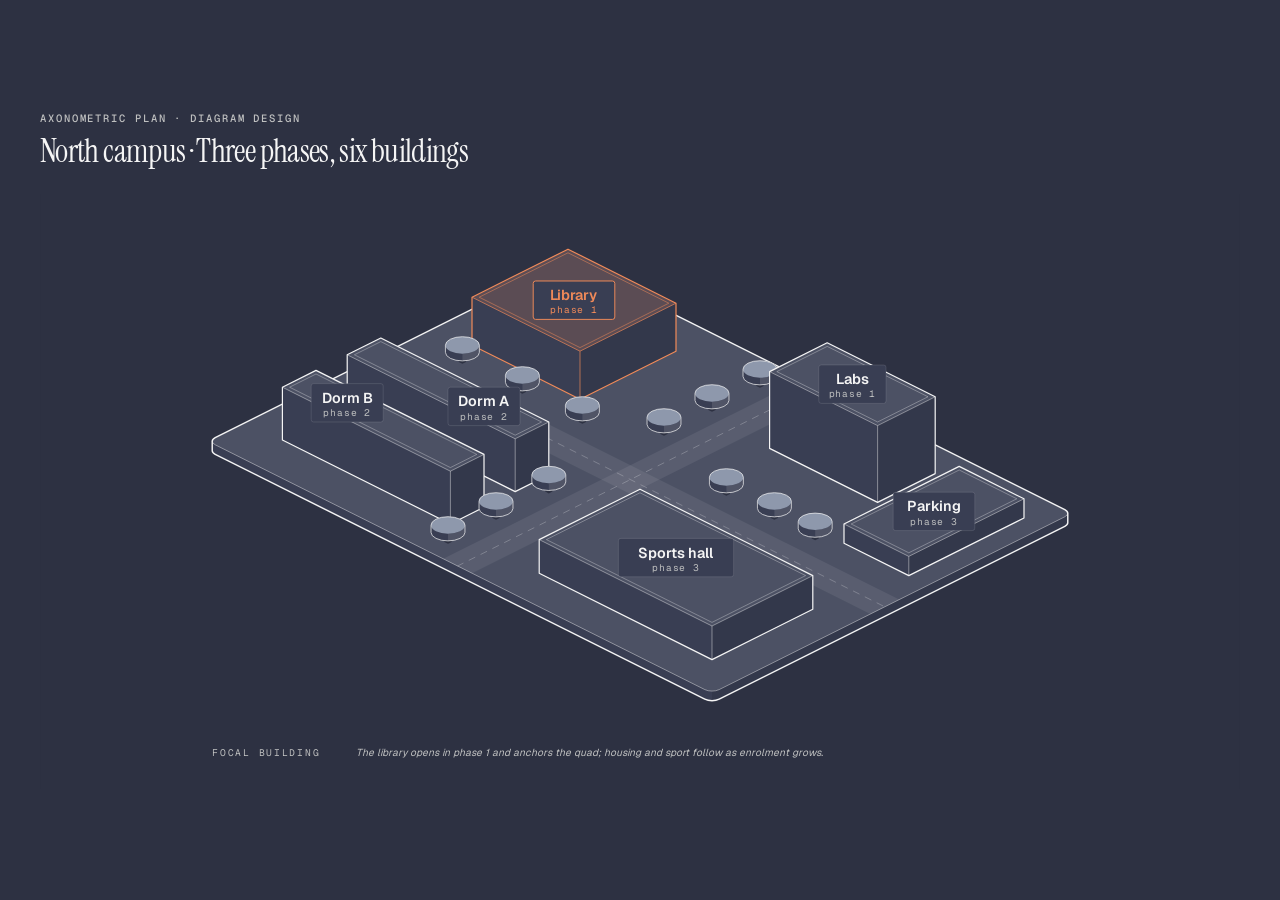
<file: skills/diagram-design/assets/example-axonometric-plan-campus-dark.html>
<!DOCTYPE html>
<html lang="en">
<head>
  <meta charset="UTF-8">
  <meta name="viewport" content="width=device-width, initial-scale=1.0">
  <title>North campus · Three phases, six buildings</title>
  <link href="https://fonts.googleapis.com/css2?family=Instrument+Serif:ital@0;1&family=Geist:wght@400;500;600&family=Geist+Mono:wght@400;500;600&display=swap" rel="stylesheet">
  <style>
    *, *::before, *::after { box-sizing: border-box; margin: 0; padding: 0; }
    :root {
      --color-paper:   #2d3142;
      --color-ink:     #f5f5f5;
      --color-muted:   #bfc0c0;
      --color-accent:  #f08a59;
      --font-sans:     'Geist', system-ui, sans-serif;
      --font-serif:    'Instrument Serif', serif;
      --font-mono:     'Geist Mono', ui-monospace, monospace;
    }

    body {
      font-family: var(--font-sans);
      background: var(--color-paper);
      color: var(--color-ink);
      min-height: 100vh;
      display: flex;
      align-items: center;
      justify-content: center;
      padding: 3rem 2rem;
    }

    .frame { max-width: 1200px; width: 100%; }
    .diagram-container { width: 100%; overflow-x: auto; }

    .eyebrow {
      font-family: var(--font-mono);
      font-size: 0.66rem;
      font-weight: 500;
      letter-spacing: 0.18em;
      text-transform: uppercase;
      color: var(--color-muted);
      margin-bottom: 0.5rem;
    }

    h1 {
      font-family: var(--font-serif);
      font-size: clamp(1.5rem, 2.4vw + 0.75rem, 2rem);
      font-weight: 400;
      letter-spacing: -0.02em;
      line-height: 1.15;
      color: var(--color-ink);
      margin-bottom: 1.5rem;
    }

    svg { width: 100%; min-width: 1000px; display: block; }
    @media print {
      .diagram-container { overflow-x: visible; }
      svg { min-width: 0; }
    }
  </style>
</head>
<body>
  <div class="frame">
    <p class="eyebrow">Axonometric plan · Diagram Design</p>
    <h1>North campus · Three phases, six buildings</h1>

    <div class="diagram-container">
      <svg viewBox="0 0 1000 496" xmlns="http://www.w3.org/2000/svg" role="img" aria-labelledby="axonometric-plan-campus-dark-title axonometric-plan-campus-dark-desc">
        <title id="axonometric-plan-campus-dark-title">North campus · Three phases, six buildings</title>
        <desc id="axonometric-plan-campus-dark-desc">Campus site plan with the library and labs in phase 1, two dorms in phase 2, and the sports hall and parking in phase 3, with the library as the focal building.</desc>
        <rect width="100%" height="100%" fill="#2d3142"/>
        <g data-axo-plan data-origin="440 64">
        <g data-plate data-rect="0 0 420 300 6" data-z="0" data-t="8"><path data-role="silhouette" d="M 143.51 206 A 8.49 4.24 0 0 1 146 203 L 434 59 A 8.49 4.24 0 0 1 446 59 L 854 263 A 8.49 4.24 0 0 1 856.49 266 L 856.49 274 A 8.49 4.24 0 0 1 854 277 L 566 421 A 8.49 4.24 0 0 1 554 421 L 146 217 A 8.49 4.24 0 0 1 143.51 214 Z" fill="#393e53"/><path d="M 566 413 A 8.49 4.24 0 0 1 554 413 L 146 209 A 8.49 4.24 0 0 1 146 203 L 434 59 A 8.49 4.24 0 0 1 446 59 L 854 263 A 8.49 4.24 0 0 1 854 269 Z" fill="rgba(245,245,245,0.10)"/><path d="M 560 414.24 A 8.49 4.24 0 0 0 566 413 L 854 269 A 8.49 4.24 0 0 0 856.49 266 L 856.49 274 A 8.49 4.24 0 0 1 854 277 L 566 421 A 8.49 4.24 0 0 1 560 422.24 Z" fill="rgba(45,49,66,0.45)"/><path d="M 143.51 206 A 8.49 4.24 0 0 0 146 209 L 554 413 A 8.49 4.24 0 0 0 566 413 L 854 269 A 8.49 4.24 0 0 0 856.49 266" fill="none" stroke="rgba(245,245,245,0.45)" stroke-width="0.8"/><path d="M 143.51 206 A 8.49 4.24 0 0 1 146 203 L 434 59 A 8.49 4.24 0 0 1 446 59 L 854 263 A 8.49 4.24 0 0 1 856.49 266 L 856.49 274 A 8.49 4.24 0 0 1 854 277 L 566 421 A 8.49 4.24 0 0 1 554 421 L 146 217 A 8.49 4.24 0 0 1 143.51 214 Z" fill="none" stroke="#f5f5f5" stroke-width="1.2" stroke-linejoin="round"/></g>
        <path d="M 692 350 L 692 350 L 272 140 L 272 140 L 296 128 L 296 128 L 716 338 L 716 338 Z" fill="rgba(245,245,245,0.07)"/>
        <path d="M 360 316 L 360 316 L 336 304 L 336 304 L 636 154 L 636 154 L 660 166 L 660 166 Z" fill="rgba(245,245,245,0.07)"/>
        <line x1="284" y1="134" x2="704" y2="344" stroke="rgba(245,245,245,0.25)" stroke-width="0.8" stroke-dasharray="6,5"/>
        <line x1="648" y1="160" x2="348" y2="310" stroke="rgba(245,245,245,0.25)" stroke-width="0.8" stroke-dasharray="6,5"/>
        <g data-box data-rect="30 30 120 110 0" data-z="8" data-h="40" data-kind="building" data-name="Library" data-focal><path data-role="silhouette" d="M 360 86 L 360 86 L 440 46 L 440 46 L 530 91 L 530 91 L 530 131 L 530 131 L 450 171 L 450 171 L 360 126 L 360 126 Z" fill="#393e53"/><path d="M 450 131 L 450 131 L 360 86 L 360 86 L 440 46 L 440 46 L 530 91 L 530 91 Z" fill="rgba(240,138,89,0.18)"/><path d="M 450 131 L 450 131 L 530 91 L 530 91 L 530 131 L 530 131 L 450 171 L 450 171 Z" fill="rgba(45,49,66,0.45)"/><path d="M 450 128 L 450 128 L 366 86 L 366 86 L 440 49 L 440 49 L 524 91 L 524 91 Z" fill="none" stroke="rgba(240,138,89,0.70)" stroke-width="0.6"/><path d="M 360 86 L 360 86 L 450 131 L 450 131 L 530 91 L 530 91 M 450 131 L 450 171" fill="none" stroke="rgba(240,138,89,0.70)" stroke-width="0.8"/><path d="M 360 86 L 360 86 L 440 46 L 440 46 L 530 91 L 530 91 L 530 131 L 530 131 L 450 171 L 450 171 L 360 126 L 360 126 Z" fill="none" stroke="#f08a59" stroke-width="1.0" stroke-linejoin="round"/></g>
        <g data-box data-rect="30 118 50 138 10" data-z="16" data-h="6" data-kind="tree"><path data-role="silhouette" d="M 337.86 126 A 14.14 7.07 0 0 1 342 121 L 342 121 A 14.14 7.07 0 0 1 362 121 L 362 121 A 14.14 7.07 0 0 1 366.14 126 L 366.14 132 A 14.14 7.07 0 0 1 362 137 L 362 137 A 14.14 7.07 0 0 1 342 137 L 342 137 A 14.14 7.07 0 0 1 337.86 132 Z" fill="#393e53"/><path d="M 349 132 L 349 132 L 352 130.5 L 352 130.5 L 355 132 L 355 132 L 355 140 L 355 140 L 352 141.5 L 352 141.5 L 349 140 L 349 140 Z" fill="#2d3142"/><path d="M 337.86 126 A 14.14 7.07 0 0 1 342 121 L 342 121 A 14.14 7.07 0 0 1 362 121 L 362 121 A 14.14 7.07 0 0 1 366.14 126 L 366.14 132 A 14.14 7.07 0 0 1 362 137 L 362 137 A 14.14 7.07 0 0 1 342 137 L 342 137 A 14.14 7.07 0 0 1 337.86 132 Z" fill="#393e53"/><path d="M 352 133.07 A 14.14 7.07 0 0 0 362 131 L 362 131 A 14.14 7.07 0 0 0 366.14 126 L 366.14 132 A 14.14 7.07 0 0 1 362 137 L 362 137 A 14.14 7.07 0 0 1 352 139.07 Z" fill="rgba(245,245,245,0.12)"/><path d="M 362 131 A 14.14 7.07 0 0 1 342 131 L 342 131 A 14.14 7.07 0 0 1 342 121 L 342 121 A 14.14 7.07 0 0 1 362 121 L 362 121 A 14.14 7.07 0 0 1 362 131 Z" fill="#8e98ac"/><path d="M 337.86 126 A 14.14 7.07 0 0 1 342 121 L 342 121 A 14.14 7.07 0 0 1 362 121 L 362 121 A 14.14 7.07 0 0 1 366.14 126 L 366.14 132 A 14.14 7.07 0 0 1 362 137 L 362 137 A 14.14 7.07 0 0 1 342 137 L 342 137 A 14.14 7.07 0 0 1 337.86 132 Z" fill="none" stroke="#f5f5f5" stroke-width="0.6"/></g>
        <g data-box data-rect="174 14 194 34 10" data-z="16" data-h="6" data-kind="tree"><path data-role="silhouette" d="M 585.86 146 A 14.14 7.07 0 0 1 590 141 L 590 141 A 14.14 7.07 0 0 1 610 141 L 610 141 A 14.14 7.07 0 0 1 614.14 146 L 614.14 152 A 14.14 7.07 0 0 1 610 157 L 610 157 A 14.14 7.07 0 0 1 590 157 L 590 157 A 14.14 7.07 0 0 1 585.86 152 Z" fill="#393e53"/><path d="M 597 152 L 597 152 L 600 150.5 L 600 150.5 L 603 152 L 603 152 L 603 160 L 603 160 L 600 161.5 L 600 161.5 L 597 160 L 597 160 Z" fill="#2d3142"/><path d="M 585.86 146 A 14.14 7.07 0 0 1 590 141 L 590 141 A 14.14 7.07 0 0 1 610 141 L 610 141 A 14.14 7.07 0 0 1 614.14 146 L 614.14 152 A 14.14 7.07 0 0 1 610 157 L 610 157 A 14.14 7.07 0 0 1 590 157 L 590 157 A 14.14 7.07 0 0 1 585.86 152 Z" fill="#393e53"/><path d="M 600 153.07 A 14.14 7.07 0 0 0 610 151 L 610 151 A 14.14 7.07 0 0 0 614.14 146 L 614.14 152 A 14.14 7.07 0 0 1 610 157 L 610 157 A 14.14 7.07 0 0 1 600 159.07 Z" fill="rgba(245,245,245,0.12)"/><path d="M 610 151 A 14.14 7.07 0 0 1 590 151 L 590 151 A 14.14 7.07 0 0 1 590 141 L 590 141 A 14.14 7.07 0 0 1 610 141 L 610 141 A 14.14 7.07 0 0 1 610 151 Z" fill="#8e98ac"/><path d="M 585.86 146 A 14.14 7.07 0 0 1 590 141 L 590 141 A 14.14 7.07 0 0 1 610 141 L 610 141 A 14.14 7.07 0 0 1 614.14 146 L 614.14 152 A 14.14 7.07 0 0 1 610 157 L 610 157 A 14.14 7.07 0 0 1 590 157 L 590 157 A 14.14 7.07 0 0 1 585.86 152 Z" fill="none" stroke="#f5f5f5" stroke-width="0.6"/></g>
        <g data-box data-rect="80 118 100 138 10" data-z="16" data-h="6" data-kind="tree"><path data-role="silhouette" d="M 387.86 151 A 14.14 7.07 0 0 1 392 146 L 392 146 A 14.14 7.07 0 0 1 412 146 L 412 146 A 14.14 7.07 0 0 1 416.14 151 L 416.14 157 A 14.14 7.07 0 0 1 412 162 L 412 162 A 14.14 7.07 0 0 1 392 162 L 392 162 A 14.14 7.07 0 0 1 387.86 157 Z" fill="#393e53"/><path d="M 399 157 L 399 157 L 402 155.5 L 402 155.5 L 405 157 L 405 157 L 405 165 L 405 165 L 402 166.5 L 402 166.5 L 399 165 L 399 165 Z" fill="#2d3142"/><path d="M 387.86 151 A 14.14 7.07 0 0 1 392 146 L 392 146 A 14.14 7.07 0 0 1 412 146 L 412 146 A 14.14 7.07 0 0 1 416.14 151 L 416.14 157 A 14.14 7.07 0 0 1 412 162 L 412 162 A 14.14 7.07 0 0 1 392 162 L 392 162 A 14.14 7.07 0 0 1 387.86 157 Z" fill="#393e53"/><path d="M 402 158.07 A 14.14 7.07 0 0 0 412 156 L 412 156 A 14.14 7.07 0 0 0 416.14 151 L 416.14 157 A 14.14 7.07 0 0 1 412 162 L 412 162 A 14.14 7.07 0 0 1 402 164.07 Z" fill="rgba(245,245,245,0.12)"/><path d="M 412 156 A 14.14 7.07 0 0 1 392 156 L 392 156 A 14.14 7.07 0 0 1 392 146 L 392 146 A 14.14 7.07 0 0 1 412 146 L 412 146 A 14.14 7.07 0 0 1 412 156 Z" fill="#8e98ac"/><path d="M 387.86 151 A 14.14 7.07 0 0 1 392 146 L 392 146 A 14.14 7.07 0 0 1 412 146 L 412 146 A 14.14 7.07 0 0 1 416.14 151 L 416.14 157 A 14.14 7.07 0 0 1 412 162 L 412 162 A 14.14 7.07 0 0 1 392 162 L 392 162 A 14.14 7.07 0 0 1 387.86 157 Z" fill="none" stroke="#f5f5f5" stroke-width="0.6"/></g>
        <g data-box data-rect="30 186 170 214 0" data-z="8" data-h="44" data-kind="building" data-name="Dorm A"><path data-role="silhouette" d="M 256 134 L 256 134 L 284 120 L 284 120 L 424 190 L 424 190 L 424 234 L 424 234 L 396 248 L 396 248 L 256 178 L 256 178 Z" fill="#393e53"/><path d="M 396 204 L 396 204 L 256 134 L 256 134 L 284 120 L 284 120 L 424 190 L 424 190 Z" fill="rgba(245,245,245,0.10)"/><path d="M 396 204 L 396 204 L 424 190 L 424 190 L 424 234 L 424 234 L 396 248 L 396 248 Z" fill="rgba(45,49,66,0.45)"/><path d="M 396 201 L 396 201 L 262 134 L 262 134 L 284 123 L 284 123 L 418 190 L 418 190 Z" fill="none" stroke="rgba(245,245,245,0.45)" stroke-width="0.6"/><path d="M 256 134 L 256 134 L 396 204 L 396 204 L 424 190 L 424 190 M 396 204 L 396 248" fill="none" stroke="rgba(245,245,245,0.45)" stroke-width="0.8"/><path d="M 256 134 L 256 134 L 284 120 L 284 120 L 424 190 L 424 190 L 424 234 L 424 234 L 396 248 L 396 248 L 256 178 L 256 178 Z" fill="none" stroke="#f5f5f5" stroke-width="1.0" stroke-linejoin="round"/></g>
        <g data-box data-rect="174 54 194 74 10" data-z="16" data-h="6" data-kind="tree"><path data-role="silhouette" d="M 545.86 166 A 14.14 7.07 0 0 1 550 161 L 550 161 A 14.14 7.07 0 0 1 570 161 L 570 161 A 14.14 7.07 0 0 1 574.14 166 L 574.14 172 A 14.14 7.07 0 0 1 570 177 L 570 177 A 14.14 7.07 0 0 1 550 177 L 550 177 A 14.14 7.07 0 0 1 545.86 172 Z" fill="#393e53"/><path d="M 557 172 L 557 172 L 560 170.5 L 560 170.5 L 563 172 L 563 172 L 563 180 L 563 180 L 560 181.5 L 560 181.5 L 557 180 L 557 180 Z" fill="#2d3142"/><path d="M 545.86 166 A 14.14 7.07 0 0 1 550 161 L 550 161 A 14.14 7.07 0 0 1 570 161 L 570 161 A 14.14 7.07 0 0 1 574.14 166 L 574.14 172 A 14.14 7.07 0 0 1 570 177 L 570 177 A 14.14 7.07 0 0 1 550 177 L 550 177 A 14.14 7.07 0 0 1 545.86 172 Z" fill="#393e53"/><path d="M 560 173.07 A 14.14 7.07 0 0 0 570 171 L 570 171 A 14.14 7.07 0 0 0 574.14 166 L 574.14 172 A 14.14 7.07 0 0 1 570 177 L 570 177 A 14.14 7.07 0 0 1 560 179.07 Z" fill="rgba(245,245,245,0.12)"/><path d="M 570 171 A 14.14 7.07 0 0 1 550 171 L 550 171 A 14.14 7.07 0 0 1 550 161 L 550 161 A 14.14 7.07 0 0 1 570 161 L 570 161 A 14.14 7.07 0 0 1 570 171 Z" fill="#8e98ac"/><path d="M 545.86 166 A 14.14 7.07 0 0 1 550 161 L 550 161 A 14.14 7.07 0 0 1 570 161 L 570 161 A 14.14 7.07 0 0 1 574.14 166 L 574.14 172 A 14.14 7.07 0 0 1 570 177 L 570 177 A 14.14 7.07 0 0 1 550 177 L 550 177 A 14.14 7.07 0 0 1 545.86 172 Z" fill="none" stroke="#f5f5f5" stroke-width="0.6"/></g>
        <g data-box data-rect="130 118 150 138 10" data-z="16" data-h="6" data-kind="tree"><path data-role="silhouette" d="M 437.86 176 A 14.14 7.07 0 0 1 442 171 L 442 171 A 14.14 7.07 0 0 1 462 171 L 462 171 A 14.14 7.07 0 0 1 466.14 176 L 466.14 182 A 14.14 7.07 0 0 1 462 187 L 462 187 A 14.14 7.07 0 0 1 442 187 L 442 187 A 14.14 7.07 0 0 1 437.86 182 Z" fill="#393e53"/><path d="M 449 182 L 449 182 L 452 180.5 L 452 180.5 L 455 182 L 455 182 L 455 190 L 455 190 L 452 191.5 L 452 191.5 L 449 190 L 449 190 Z" fill="#2d3142"/><path d="M 437.86 176 A 14.14 7.07 0 0 1 442 171 L 442 171 A 14.14 7.07 0 0 1 462 171 L 462 171 A 14.14 7.07 0 0 1 466.14 176 L 466.14 182 A 14.14 7.07 0 0 1 462 187 L 462 187 A 14.14 7.07 0 0 1 442 187 L 442 187 A 14.14 7.07 0 0 1 437.86 182 Z" fill="#393e53"/><path d="M 452 183.07 A 14.14 7.07 0 0 0 462 181 L 462 181 A 14.14 7.07 0 0 0 466.14 176 L 466.14 182 A 14.14 7.07 0 0 1 462 187 L 462 187 A 14.14 7.07 0 0 1 452 189.07 Z" fill="rgba(245,245,245,0.12)"/><path d="M 462 181 A 14.14 7.07 0 0 1 442 181 L 442 181 A 14.14 7.07 0 0 1 442 171 L 442 171 A 14.14 7.07 0 0 1 462 171 L 462 171 A 14.14 7.07 0 0 1 462 181 Z" fill="#8e98ac"/><path d="M 437.86 176 A 14.14 7.07 0 0 1 442 171 L 442 171 A 14.14 7.07 0 0 1 462 171 L 462 171 A 14.14 7.07 0 0 1 466.14 176 L 466.14 182 A 14.14 7.07 0 0 1 462 187 L 462 187 A 14.14 7.07 0 0 1 442 187 L 442 187 A 14.14 7.07 0 0 1 437.86 182 Z" fill="none" stroke="#f5f5f5" stroke-width="0.6"/></g>
        <g data-box data-rect="240 24 330 72 0" data-z="8" data-h="64" data-kind="building" data-name="Labs"><path data-role="silhouette" d="M 608 148 L 608 148 L 656 124 L 656 124 L 746 169 L 746 169 L 746 233 L 746 233 L 698 257 L 698 257 L 608 212 L 608 212 Z" fill="#393e53"/><path d="M 698 193 L 698 193 L 608 148 L 608 148 L 656 124 L 656 124 L 746 169 L 746 169 Z" fill="rgba(245,245,245,0.10)"/><path d="M 698 193 L 698 193 L 746 169 L 746 169 L 746 233 L 746 233 L 698 257 L 698 257 Z" fill="rgba(45,49,66,0.45)"/><path d="M 698 190 L 698 190 L 614 148 L 614 148 L 656 127 L 656 127 L 740 169 L 740 169 Z" fill="none" stroke="rgba(245,245,245,0.45)" stroke-width="0.6"/><path d="M 608 148 L 608 148 L 698 193 L 698 193 L 746 169 L 746 169 M 698 193 L 698 257" fill="none" stroke="rgba(245,245,245,0.45)" stroke-width="0.8"/><path d="M 608 148 L 608 148 L 656 124 L 656 124 L 746 169 L 746 169 L 746 233 L 746 233 L 698 257 L 698 257 L 608 212 L 608 212 Z" fill="none" stroke="#f5f5f5" stroke-width="1.0" stroke-linejoin="round"/></g>
        <g data-box data-rect="174 94 194 114 10" data-z="16" data-h="6" data-kind="tree"><path data-role="silhouette" d="M 505.86 186 A 14.14 7.07 0 0 1 510 181 L 510 181 A 14.14 7.07 0 0 1 530 181 L 530 181 A 14.14 7.07 0 0 1 534.14 186 L 534.14 192 A 14.14 7.07 0 0 1 530 197 L 530 197 A 14.14 7.07 0 0 1 510 197 L 510 197 A 14.14 7.07 0 0 1 505.86 192 Z" fill="#393e53"/><path d="M 517 192 L 517 192 L 520 190.5 L 520 190.5 L 523 192 L 523 192 L 523 200 L 523 200 L 520 201.5 L 520 201.5 L 517 200 L 517 200 Z" fill="#2d3142"/><path d="M 505.86 186 A 14.14 7.07 0 0 1 510 181 L 510 181 A 14.14 7.07 0 0 1 530 181 L 530 181 A 14.14 7.07 0 0 1 534.14 186 L 534.14 192 A 14.14 7.07 0 0 1 530 197 L 530 197 A 14.14 7.07 0 0 1 510 197 L 510 197 A 14.14 7.07 0 0 1 505.86 192 Z" fill="#393e53"/><path d="M 520 193.07 A 14.14 7.07 0 0 0 530 191 L 530 191 A 14.14 7.07 0 0 0 534.14 186 L 534.14 192 A 14.14 7.07 0 0 1 530 197 L 530 197 A 14.14 7.07 0 0 1 520 199.07 Z" fill="rgba(245,245,245,0.12)"/><path d="M 530 191 A 14.14 7.07 0 0 1 510 191 L 510 191 A 14.14 7.07 0 0 1 510 181 L 510 181 A 14.14 7.07 0 0 1 530 181 L 530 181 A 14.14 7.07 0 0 1 530 191 Z" fill="#8e98ac"/><path d="M 505.86 186 A 14.14 7.07 0 0 1 510 181 L 510 181 A 14.14 7.07 0 0 1 530 181 L 530 181 A 14.14 7.07 0 0 1 534.14 186 L 534.14 192 A 14.14 7.07 0 0 1 530 197 L 530 197 A 14.14 7.07 0 0 1 510 197 L 510 197 A 14.14 7.07 0 0 1 505.86 192 Z" fill="none" stroke="#f5f5f5" stroke-width="0.6"/></g>
        <g data-box data-rect="30 240 170 268 0" data-z="8" data-h="44" data-kind="building" data-name="Dorm B"><path data-role="silhouette" d="M 202 161 L 202 161 L 230 147 L 230 147 L 370 217 L 370 217 L 370 261 L 370 261 L 342 275 L 342 275 L 202 205 L 202 205 Z" fill="#393e53"/><path d="M 342 231 L 342 231 L 202 161 L 202 161 L 230 147 L 230 147 L 370 217 L 370 217 Z" fill="rgba(245,245,245,0.10)"/><path d="M 342 231 L 342 231 L 370 217 L 370 217 L 370 261 L 370 261 L 342 275 L 342 275 Z" fill="rgba(45,49,66,0.45)"/><path d="M 342 228 L 342 228 L 208 161 L 208 161 L 230 150 L 230 150 L 364 217 L 364 217 Z" fill="none" stroke="rgba(245,245,245,0.45)" stroke-width="0.6"/><path d="M 202 161 L 202 161 L 342 231 L 342 231 L 370 217 L 370 217 M 342 231 L 342 275" fill="none" stroke="rgba(245,245,245,0.45)" stroke-width="0.8"/><path d="M 202 161 L 202 161 L 230 147 L 230 147 L 370 217 L 370 217 L 370 261 L 370 261 L 342 275 L 342 275 L 202 205 L 202 205 Z" fill="none" stroke="#f5f5f5" stroke-width="1.0" stroke-linejoin="round"/></g>
        <g data-box data-rect="174 190 194 210 10" data-z="16" data-h="6" data-kind="tree"><path data-role="silhouette" d="M 409.86 234 A 14.14 7.07 0 0 1 414 229 L 414 229 A 14.14 7.07 0 0 1 434 229 L 434 229 A 14.14 7.07 0 0 1 438.14 234 L 438.14 240 A 14.14 7.07 0 0 1 434 245 L 434 245 A 14.14 7.07 0 0 1 414 245 L 414 245 A 14.14 7.07 0 0 1 409.86 240 Z" fill="#393e53"/><path d="M 421 240 L 421 240 L 424 238.5 L 424 238.5 L 427 240 L 427 240 L 427 248 L 427 248 L 424 249.5 L 424 249.5 L 421 248 L 421 248 Z" fill="#2d3142"/><path d="M 409.86 234 A 14.14 7.07 0 0 1 414 229 L 414 229 A 14.14 7.07 0 0 1 434 229 L 434 229 A 14.14 7.07 0 0 1 438.14 234 L 438.14 240 A 14.14 7.07 0 0 1 434 245 L 434 245 A 14.14 7.07 0 0 1 414 245 L 414 245 A 14.14 7.07 0 0 1 409.86 240 Z" fill="#393e53"/><path d="M 424 241.07 A 14.14 7.07 0 0 0 434 239 L 434 239 A 14.14 7.07 0 0 0 438.14 234 L 438.14 240 A 14.14 7.07 0 0 1 434 245 L 434 245 A 14.14 7.07 0 0 1 424 247.07 Z" fill="rgba(245,245,245,0.12)"/><path d="M 434 239 A 14.14 7.07 0 0 1 414 239 L 414 239 A 14.14 7.07 0 0 1 414 229 L 414 229 A 14.14 7.07 0 0 1 434 229 L 434 229 A 14.14 7.07 0 0 1 434 239 Z" fill="#8e98ac"/><path d="M 409.86 234 A 14.14 7.07 0 0 1 414 229 L 414 229 A 14.14 7.07 0 0 1 434 229 L 434 229 A 14.14 7.07 0 0 1 438.14 234 L 438.14 240 A 14.14 7.07 0 0 1 434 245 L 434 245 A 14.14 7.07 0 0 1 414 245 L 414 245 A 14.14 7.07 0 0 1 409.86 240 Z" fill="none" stroke="#f5f5f5" stroke-width="0.6"/></g>
        <g data-box data-rect="250 118 270 138 10" data-z="16" data-h="6" data-kind="tree"><path data-role="silhouette" d="M 557.86 236 A 14.14 7.07 0 0 1 562 231 L 562 231 A 14.14 7.07 0 0 1 582 231 L 582 231 A 14.14 7.07 0 0 1 586.14 236 L 586.14 242 A 14.14 7.07 0 0 1 582 247 L 582 247 A 14.14 7.07 0 0 1 562 247 L 562 247 A 14.14 7.07 0 0 1 557.86 242 Z" fill="#393e53"/><path d="M 569 242 L 569 242 L 572 240.5 L 572 240.5 L 575 242 L 575 242 L 575 250 L 575 250 L 572 251.5 L 572 251.5 L 569 250 L 569 250 Z" fill="#2d3142"/><path d="M 557.86 236 A 14.14 7.07 0 0 1 562 231 L 562 231 A 14.14 7.07 0 0 1 582 231 L 582 231 A 14.14 7.07 0 0 1 586.14 236 L 586.14 242 A 14.14 7.07 0 0 1 582 247 L 582 247 A 14.14 7.07 0 0 1 562 247 L 562 247 A 14.14 7.07 0 0 1 557.86 242 Z" fill="#393e53"/><path d="M 572 243.07 A 14.14 7.07 0 0 0 582 241 L 582 241 A 14.14 7.07 0 0 0 586.14 236 L 586.14 242 A 14.14 7.07 0 0 1 582 247 L 582 247 A 14.14 7.07 0 0 1 572 249.07 Z" fill="rgba(245,245,245,0.12)"/><path d="M 582 241 A 14.14 7.07 0 0 1 562 241 L 562 241 A 14.14 7.07 0 0 1 562 231 L 562 231 A 14.14 7.07 0 0 1 582 231 L 582 231 A 14.14 7.07 0 0 1 582 241 Z" fill="#8e98ac"/><path d="M 557.86 236 A 14.14 7.07 0 0 1 562 231 L 562 231 A 14.14 7.07 0 0 1 582 231 L 582 231 A 14.14 7.07 0 0 1 586.14 236 L 586.14 242 A 14.14 7.07 0 0 1 582 247 L 582 247 A 14.14 7.07 0 0 1 562 247 L 562 247 A 14.14 7.07 0 0 1 557.86 242 Z" fill="none" stroke="#f5f5f5" stroke-width="0.6"/></g>
        <g data-box data-rect="350 24 404 120 0" data-z="8" data-h="16" data-kind="building" data-name="Parking"><path data-role="silhouette" d="M 670 275 L 670 275 L 766 227 L 766 227 L 820 254 L 820 254 L 820 270 L 820 270 L 724 318 L 724 318 L 670 291 L 670 291 Z" fill="#393e53"/><path d="M 724 302 L 724 302 L 670 275 L 670 275 L 766 227 L 766 227 L 820 254 L 820 254 Z" fill="rgba(245,245,245,0.10)"/><path d="M 724 302 L 724 302 L 820 254 L 820 254 L 820 270 L 820 270 L 724 318 L 724 318 Z" fill="rgba(45,49,66,0.45)"/><path d="M 724 299 L 724 299 L 676 275 L 676 275 L 766 230 L 766 230 L 814 254 L 814 254 Z" fill="none" stroke="rgba(245,245,245,0.45)" stroke-width="0.6"/><path d="M 670 275 L 670 275 L 724 302 L 724 302 L 820 254 L 820 254 M 724 302 L 724 318" fill="none" stroke="rgba(245,245,245,0.45)" stroke-width="0.8"/><path d="M 670 275 L 670 275 L 766 227 L 766 227 L 820 254 L 820 254 L 820 270 L 820 270 L 724 318 L 724 318 L 670 291 L 670 291 Z" fill="none" stroke="#f5f5f5" stroke-width="1.0" stroke-linejoin="round"/></g>
        <g data-box data-rect="174 234 194 254 10" data-z="16" data-h="6" data-kind="tree"><path data-role="silhouette" d="M 365.86 256 A 14.14 7.07 0 0 1 370 251 L 370 251 A 14.14 7.07 0 0 1 390 251 L 390 251 A 14.14 7.07 0 0 1 394.14 256 L 394.14 262 A 14.14 7.07 0 0 1 390 267 L 390 267 A 14.14 7.07 0 0 1 370 267 L 370 267 A 14.14 7.07 0 0 1 365.86 262 Z" fill="#393e53"/><path d="M 377 262 L 377 262 L 380 260.5 L 380 260.5 L 383 262 L 383 262 L 383 270 L 383 270 L 380 271.5 L 380 271.5 L 377 270 L 377 270 Z" fill="#2d3142"/><path d="M 365.86 256 A 14.14 7.07 0 0 1 370 251 L 370 251 A 14.14 7.07 0 0 1 390 251 L 390 251 A 14.14 7.07 0 0 1 394.14 256 L 394.14 262 A 14.14 7.07 0 0 1 390 267 L 390 267 A 14.14 7.07 0 0 1 370 267 L 370 267 A 14.14 7.07 0 0 1 365.86 262 Z" fill="#393e53"/><path d="M 380 263.07 A 14.14 7.07 0 0 0 390 261 L 390 261 A 14.14 7.07 0 0 0 394.14 256 L 394.14 262 A 14.14 7.07 0 0 1 390 267 L 390 267 A 14.14 7.07 0 0 1 380 269.07 Z" fill="rgba(245,245,245,0.12)"/><path d="M 390 261 A 14.14 7.07 0 0 1 370 261 L 370 261 A 14.14 7.07 0 0 1 370 251 L 370 251 A 14.14 7.07 0 0 1 390 251 L 390 251 A 14.14 7.07 0 0 1 390 261 Z" fill="#8e98ac"/><path d="M 365.86 256 A 14.14 7.07 0 0 1 370 251 L 370 251 A 14.14 7.07 0 0 1 390 251 L 390 251 A 14.14 7.07 0 0 1 394.14 256 L 394.14 262 A 14.14 7.07 0 0 1 390 267 L 390 267 A 14.14 7.07 0 0 1 370 267 L 370 267 A 14.14 7.07 0 0 1 365.86 262 Z" fill="none" stroke="#f5f5f5" stroke-width="0.6"/></g>
        <g data-box data-rect="290 118 310 138 10" data-z="16" data-h="6" data-kind="tree"><path data-role="silhouette" d="M 597.86 256 A 14.14 7.07 0 0 1 602 251 L 602 251 A 14.14 7.07 0 0 1 622 251 L 622 251 A 14.14 7.07 0 0 1 626.14 256 L 626.14 262 A 14.14 7.07 0 0 1 622 267 L 622 267 A 14.14 7.07 0 0 1 602 267 L 602 267 A 14.14 7.07 0 0 1 597.86 262 Z" fill="#393e53"/><path d="M 609 262 L 609 262 L 612 260.5 L 612 260.5 L 615 262 L 615 262 L 615 270 L 615 270 L 612 271.5 L 612 271.5 L 609 270 L 609 270 Z" fill="#2d3142"/><path d="M 597.86 256 A 14.14 7.07 0 0 1 602 251 L 602 251 A 14.14 7.07 0 0 1 622 251 L 622 251 A 14.14 7.07 0 0 1 626.14 256 L 626.14 262 A 14.14 7.07 0 0 1 622 267 L 622 267 A 14.14 7.07 0 0 1 602 267 L 602 267 A 14.14 7.07 0 0 1 597.86 262 Z" fill="#393e53"/><path d="M 612 263.07 A 14.14 7.07 0 0 0 622 261 L 622 261 A 14.14 7.07 0 0 0 626.14 256 L 626.14 262 A 14.14 7.07 0 0 1 622 267 L 622 267 A 14.14 7.07 0 0 1 612 269.07 Z" fill="rgba(245,245,245,0.12)"/><path d="M 622 261 A 14.14 7.07 0 0 1 602 261 L 602 261 A 14.14 7.07 0 0 1 602 251 L 602 251 A 14.14 7.07 0 0 1 622 251 L 622 251 A 14.14 7.07 0 0 1 622 261 Z" fill="#8e98ac"/><path d="M 597.86 256 A 14.14 7.07 0 0 1 602 251 L 602 251 A 14.14 7.07 0 0 1 622 251 L 622 251 A 14.14 7.07 0 0 1 626.14 256 L 626.14 262 A 14.14 7.07 0 0 1 622 267 L 622 267 A 14.14 7.07 0 0 1 602 267 L 602 267 A 14.14 7.07 0 0 1 597.86 262 Z" fill="none" stroke="#f5f5f5" stroke-width="0.6"/></g>
        <g data-box data-rect="324 118 344 138 10" data-z="16" data-h="6" data-kind="tree"><path data-role="silhouette" d="M 631.86 273 A 14.14 7.07 0 0 1 636 268 L 636 268 A 14.14 7.07 0 0 1 656 268 L 656 268 A 14.14 7.07 0 0 1 660.14 273 L 660.14 279 A 14.14 7.07 0 0 1 656 284 L 656 284 A 14.14 7.07 0 0 1 636 284 L 636 284 A 14.14 7.07 0 0 1 631.86 279 Z" fill="#393e53"/><path d="M 643 279 L 643 279 L 646 277.5 L 646 277.5 L 649 279 L 649 279 L 649 287 L 649 287 L 646 288.5 L 646 288.5 L 643 287 L 643 287 Z" fill="#2d3142"/><path d="M 631.86 273 A 14.14 7.07 0 0 1 636 268 L 636 268 A 14.14 7.07 0 0 1 656 268 L 656 268 A 14.14 7.07 0 0 1 660.14 273 L 660.14 279 A 14.14 7.07 0 0 1 656 284 L 656 284 A 14.14 7.07 0 0 1 636 284 L 636 284 A 14.14 7.07 0 0 1 631.86 279 Z" fill="#393e53"/><path d="M 646 280.07 A 14.14 7.07 0 0 0 656 278 L 656 278 A 14.14 7.07 0 0 0 660.14 273 L 660.14 279 A 14.14 7.07 0 0 1 656 284 L 656 284 A 14.14 7.07 0 0 1 646 286.07 Z" fill="rgba(245,245,245,0.12)"/><path d="M 656 278 A 14.14 7.07 0 0 1 636 278 L 636 278 A 14.14 7.07 0 0 1 636 268 L 636 268 A 14.14 7.07 0 0 1 656 268 L 656 268 A 14.14 7.07 0 0 1 656 278 Z" fill="#8e98ac"/><path d="M 631.86 273 A 14.14 7.07 0 0 1 636 268 L 636 268 A 14.14 7.07 0 0 1 656 268 L 656 268 A 14.14 7.07 0 0 1 660.14 273 L 660.14 279 A 14.14 7.07 0 0 1 656 284 L 656 284 A 14.14 7.07 0 0 1 636 284 L 636 284 A 14.14 7.07 0 0 1 631.86 279 Z" fill="none" stroke="#f5f5f5" stroke-width="0.6"/></g>
        <g data-box data-rect="248 188 392 272 0" data-z="8" data-h="28" data-kind="building" data-name="Sports hall"><path data-role="silhouette" d="M 416 288 L 416 288 L 500 246 L 500 246 L 644 318 L 644 318 L 644 346 L 644 346 L 560 388 L 560 388 L 416 316 L 416 316 Z" fill="#393e53"/><path d="M 560 360 L 560 360 L 416 288 L 416 288 L 500 246 L 500 246 L 644 318 L 644 318 Z" fill="rgba(245,245,245,0.10)"/><path d="M 560 360 L 560 360 L 644 318 L 644 318 L 644 346 L 644 346 L 560 388 L 560 388 Z" fill="rgba(45,49,66,0.45)"/><path d="M 560 357 L 560 357 L 422 288 L 422 288 L 500 249 L 500 249 L 638 318 L 638 318 Z" fill="none" stroke="rgba(245,245,245,0.45)" stroke-width="0.6"/><path d="M 416 288 L 416 288 L 560 360 L 560 360 L 644 318 L 644 318 M 560 360 L 560 388" fill="none" stroke="rgba(245,245,245,0.45)" stroke-width="0.8"/><path d="M 416 288 L 416 288 L 500 246 L 500 246 L 644 318 L 644 318 L 644 346 L 644 346 L 560 388 L 560 388 L 416 316 L 416 316 Z" fill="none" stroke="#f5f5f5" stroke-width="1.0" stroke-linejoin="round"/></g>
        <g data-box data-rect="174 274 194 294 10" data-z="16" data-h="6" data-kind="tree"><path data-role="silhouette" d="M 325.86 276 A 14.14 7.07 0 0 1 330 271 L 330 271 A 14.14 7.07 0 0 1 350 271 L 350 271 A 14.14 7.07 0 0 1 354.14 276 L 354.14 282 A 14.14 7.07 0 0 1 350 287 L 350 287 A 14.14 7.07 0 0 1 330 287 L 330 287 A 14.14 7.07 0 0 1 325.86 282 Z" fill="#393e53"/><path d="M 337 282 L 337 282 L 340 280.5 L 340 280.5 L 343 282 L 343 282 L 343 290 L 343 290 L 340 291.5 L 340 291.5 L 337 290 L 337 290 Z" fill="#2d3142"/><path d="M 325.86 276 A 14.14 7.07 0 0 1 330 271 L 330 271 A 14.14 7.07 0 0 1 350 271 L 350 271 A 14.14 7.07 0 0 1 354.14 276 L 354.14 282 A 14.14 7.07 0 0 1 350 287 L 350 287 A 14.14 7.07 0 0 1 330 287 L 330 287 A 14.14 7.07 0 0 1 325.86 282 Z" fill="#393e53"/><path d="M 340 283.07 A 14.14 7.07 0 0 0 350 281 L 350 281 A 14.14 7.07 0 0 0 354.14 276 L 354.14 282 A 14.14 7.07 0 0 1 350 287 L 350 287 A 14.14 7.07 0 0 1 340 289.07 Z" fill="rgba(245,245,245,0.12)"/><path d="M 350 281 A 14.14 7.07 0 0 1 330 281 L 330 281 A 14.14 7.07 0 0 1 330 271 L 330 271 A 14.14 7.07 0 0 1 350 271 L 350 271 A 14.14 7.07 0 0 1 350 281 Z" fill="#8e98ac"/><path d="M 325.86 276 A 14.14 7.07 0 0 1 330 271 L 330 271 A 14.14 7.07 0 0 1 350 271 L 350 271 A 14.14 7.07 0 0 1 354.14 276 L 354.14 282 A 14.14 7.07 0 0 1 350 287 L 350 287 A 14.14 7.07 0 0 1 330 287 L 330 287 A 14.14 7.07 0 0 1 325.86 282 Z" fill="none" stroke="#f5f5f5" stroke-width="0.6"/></g>
        <g data-role="tag" data-name="Library" data-at="75 70 48"><rect x="411" y="72.5" width="68" height="32" rx="2" fill="#393e53" stroke="#f08a59" stroke-width="0.8"/><text data-role="name" x="445" y="88.5" text-anchor="middle" fill="#f08a59" font-size="12" font-weight="600" font-family="'Geist', sans-serif">Library</text><text x="445" y="99.5" text-anchor="middle" fill="#f08a59" font-size="8" font-family="'Geist Mono', monospace" letter-spacing="0.08em">phase 1</text></g>
        <g data-role="tag" data-name="Dorm A" data-at="130 200 52"><rect x="340" y="161" width="60" height="32" rx="2" fill="#393e53" stroke="rgba(245,245,245,0.12)" stroke-width="0.8"/><text data-role="name" x="370" y="177" text-anchor="middle" fill="#f5f5f5" font-size="12" font-weight="600" font-family="'Geist', sans-serif">Dorm A</text><text x="370" y="188" text-anchor="middle" fill="#bfc0c0" font-size="8" font-family="'Geist Mono', monospace" letter-spacing="0.08em">phase 2</text></g>
        <g data-role="tag" data-name="Labs" data-at="285 48 72"><rect x="649" y="142.5" width="56" height="32" rx="2" fill="#393e53" stroke="rgba(245,245,245,0.12)" stroke-width="0.8"/><text data-role="name" x="677" y="158.5" text-anchor="middle" fill="#f5f5f5" font-size="12" font-weight="600" font-family="'Geist', sans-serif">Labs</text><text x="677" y="169.5" text-anchor="middle" fill="#bfc0c0" font-size="8" font-family="'Geist Mono', monospace" letter-spacing="0.08em">phase 1</text></g>
        <g data-role="tag" data-name="Dorm B" data-at="70 254 52"><rect x="226" y="158" width="60" height="32" rx="2" fill="#393e53" stroke="rgba(245,245,245,0.12)" stroke-width="0.8"/><text data-role="name" x="256" y="174" text-anchor="middle" fill="#f5f5f5" font-size="12" font-weight="600" font-family="'Geist', sans-serif">Dorm B</text><text x="256" y="185" text-anchor="middle" fill="#bfc0c0" font-size="8" font-family="'Geist Mono', monospace" letter-spacing="0.08em">phase 2</text></g>
        <g data-role="tag" data-name="Parking" data-at="377 72 24"><rect x="711" y="248.5" width="68" height="32" rx="2" fill="#393e53" stroke="rgba(245,245,245,0.12)" stroke-width="0.8"/><text data-role="name" x="745" y="264.5" text-anchor="middle" fill="#f5f5f5" font-size="12" font-weight="600" font-family="'Geist', sans-serif">Parking</text><text x="745" y="275.5" text-anchor="middle" fill="#bfc0c0" font-size="8" font-family="'Geist Mono', monospace" letter-spacing="0.08em">phase 3</text></g>
        <g data-role="tag" data-name="Sports hall" data-at="320 230 36"><rect x="482" y="287" width="96" height="32" rx="2" fill="#393e53" stroke="rgba(245,245,245,0.12)" stroke-width="0.8"/><text data-role="name" x="530" y="303" text-anchor="middle" fill="#f5f5f5" font-size="12" font-weight="600" font-family="'Geist', sans-serif">Sports hall</text><text x="530" y="314" text-anchor="middle" fill="#bfc0c0" font-size="8" font-family="'Geist Mono', monospace" letter-spacing="0.08em">phase 3</text></g>
        </g>
        <text x="143.51" y="468" fill="#bfc0c0" font-size="8" font-family="'Geist Mono', monospace" letter-spacing="0.18em">FOCAL BUILDING</text>
        <text x="263.51" y="468" fill="#bfc0c0" font-size="8.5" font-family="'Geist', sans-serif" font-style="italic">The library opens in phase 1 and anchors the quad; housing and sport follow as enrolment grows.</text>
      </svg>
    </div>
  </div>
</body>
</html>
</file>
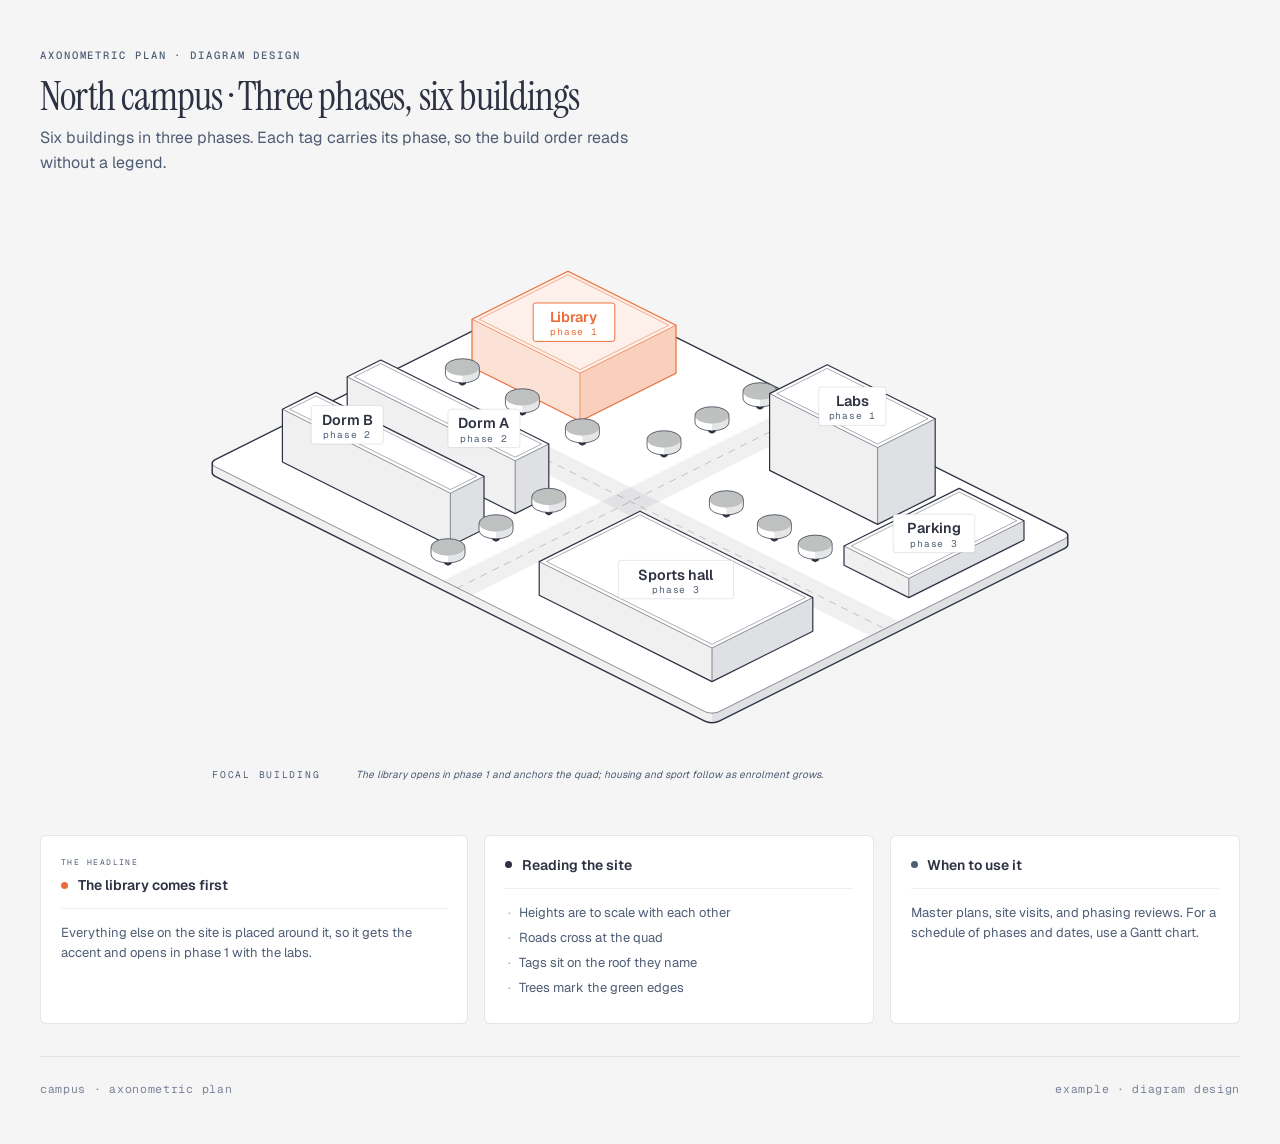
<file: skills/diagram-design/assets/example-axonometric-plan-campus-full.html>
<!DOCTYPE html>
<html lang="en">
<head>
  <meta charset="UTF-8">
  <meta name="viewport" content="width=device-width, initial-scale=1.0">
  <title>North campus · Three phases, six buildings</title>
  <link href="https://fonts.googleapis.com/css2?family=Instrument+Serif:ital@0;1&family=Geist:wght@400;500;600&family=Geist+Mono:wght@400;500;600&display=swap" rel="stylesheet">
  <style>
    *, *::before, *::after { box-sizing: border-box; margin: 0; padding: 0; }
    :root { --color-paper:#f5f5f5; --color-paper-2:#ececec; --color-ink:#2d3142; --color-muted:#4f5d75; --color-soft:#7a8399; --color-rule:rgba(45,49,66,0.12); --color-accent:#eb6c36; --color-link:#2e5aa8; --font-sans:'Geist',system-ui,sans-serif; --font-serif:'Instrument Serif',serif; --font-mono:'Geist Mono',ui-monospace,monospace; }
    body { font-family: var(--font-sans); background: var(--color-paper); min-height: 100vh; padding: 3rem 2rem; color: var(--color-ink); }
    .container { max-width: 1200px; margin: 0 auto; }
    .header { margin-bottom: 2.5rem; }
    .header-eyebrow { font-family: var(--font-mono); font-size: 0.66rem; font-weight: 500; letter-spacing: 0.18em; text-transform: uppercase; color: var(--color-muted); margin-bottom: 0.75rem; }
    h1 { font-family: var(--font-serif); font-size: clamp(1.75rem, 3vw + 1rem, 2.5rem); font-weight: 400; letter-spacing: -0.02em; line-height: 1.1; margin-bottom: 0.5rem; }
    .subtitle { font-size: 1rem; line-height: 1.55; color: var(--color-muted); max-width: 58ch; }
    .diagram-container { overflow-x: auto; }
    svg { width: 100%; min-width: 1000px; display: block; }
    @media print { .diagram-container { overflow-x: visible; } svg { min-width: 0; } }
    .cards { display: grid; grid-template-columns: 1.1fr 1fr 0.9fr; gap: 1rem; margin-top: 1.5rem; }
    @media (max-width: 820px) { .cards { grid-template-columns: 1fr; } }
    .card { background: #fff; border-radius: 6px; border: 1px solid var(--color-rule); padding: 1.25rem; }
    .card .eyebrow { font-family: var(--font-mono); font-size: 0.5rem; letter-spacing: 0.18em; text-transform: uppercase; color: var(--color-muted); margin-bottom: 0.5rem; }
    .card-header { display: flex; align-items: center; gap: 0.6rem; margin-bottom: 0.875rem; padding-bottom: 0.875rem; border-bottom: 1px solid rgba(45,49,66,0.08); }
    .card-dot { width: 7px; height: 7px; border-radius: 50%; }
    .card-dot.ink { background: var(--color-ink); } .card-dot.muted { background: var(--color-muted); } .card-dot.coral { background: var(--color-accent); }
    .card h3 { font-size: 0.875rem; font-weight: 600; }
    .card p, .card ul { color: var(--color-muted); font-size: 0.8125rem; line-height: 1.55; list-style: none; }
    .card li { margin-bottom: 0.3rem; padding-left: 0.875rem; position: relative; }
    .card li::before { content: '·'; position: absolute; left: 0.2rem; color: rgba(45,49,66,0.45); }
    .footer { margin-top: 2rem; padding-top: 1.5rem; border-top: 1px solid rgba(45,49,66,0.10); font-family: var(--font-mono); font-size: 0.72rem; letter-spacing: 0.06em; color: var(--color-soft); display: flex; justify-content: space-between; flex-wrap: wrap; gap: 0.5rem; }
  </style>
</head>
<body>
  <div class="container">
    <div class="header">
      <p class="header-eyebrow">Axonometric plan · Diagram Design</p>
      <h1>North campus · Three phases, six buildings</h1>
      <p class="subtitle">Six buildings in three phases. Each tag carries its phase, so the build order reads without a legend.</p>
    </div>

    <div class="diagram-container">
      <svg viewBox="0 0 1000 496" xmlns="http://www.w3.org/2000/svg" role="img" aria-labelledby="axonometric-plan-campus-full-title axonometric-plan-campus-full-desc">
        <title id="axonometric-plan-campus-full-title">North campus · Three phases, six buildings</title>
        <desc id="axonometric-plan-campus-full-desc">Campus site plan with the library and labs in phase 1, two dorms in phase 2, and the sports hall and parking in phase 3, with the library as the focal building.</desc>
        <rect width="100%" height="100%" fill="#f5f5f5"/>
        <g data-axo-plan data-origin="440 64">
        <g data-plate data-rect="0 0 420 300 6" data-z="0" data-t="8"><path data-role="silhouette" d="M 143.51 206 A 8.49 4.24 0 0 1 146 203 L 434 59 A 8.49 4.24 0 0 1 446 59 L 854 263 A 8.49 4.24 0 0 1 856.49 266 L 856.49 274 A 8.49 4.24 0 0 1 854 277 L 566 421 A 8.49 4.24 0 0 1 554 421 L 146 217 A 8.49 4.24 0 0 1 143.51 214 Z" fill="#ffffff"/><path d="M 143.51 206 A 8.49 4.24 0 0 0 146 209 L 554 413 A 8.49 4.24 0 0 0 560 414.24 L 560 422.24 A 8.49 4.24 0 0 1 554 421 L 146 217 A 8.49 4.24 0 0 1 143.51 214 Z" fill="rgba(45,49,66,0.07)"/><path d="M 560 414.24 A 8.49 4.24 0 0 0 566 413 L 854 269 A 8.49 4.24 0 0 0 856.49 266 L 856.49 274 A 8.49 4.24 0 0 1 854 277 L 566 421 A 8.49 4.24 0 0 1 560 422.24 Z" fill="rgba(45,49,66,0.15)"/><path d="M 143.51 206 A 8.49 4.24 0 0 0 146 209 L 554 413 A 8.49 4.24 0 0 0 566 413 L 854 269 A 8.49 4.24 0 0 0 856.49 266" fill="none" stroke="rgba(45,49,66,0.55)" stroke-width="0.8"/><path d="M 143.51 206 A 8.49 4.24 0 0 1 146 203 L 434 59 A 8.49 4.24 0 0 1 446 59 L 854 263 A 8.49 4.24 0 0 1 856.49 266 L 856.49 274 A 8.49 4.24 0 0 1 854 277 L 566 421 A 8.49 4.24 0 0 1 554 421 L 146 217 A 8.49 4.24 0 0 1 143.51 214 Z" fill="none" stroke="#2d3142" stroke-width="1.2" stroke-linejoin="round"/></g>
        <path d="M 692 350 L 692 350 L 272 140 L 272 140 L 296 128 L 296 128 L 716 338 L 716 338 Z" fill="rgba(45,49,66,0.07)"/>
        <path d="M 360 316 L 360 316 L 336 304 L 336 304 L 636 154 L 636 154 L 660 166 L 660 166 Z" fill="rgba(45,49,66,0.07)"/>
        <line x1="284" y1="134" x2="704" y2="344" stroke="rgba(45,49,66,0.25)" stroke-width="0.8" stroke-dasharray="6,5"/>
        <line x1="648" y1="160" x2="348" y2="310" stroke="rgba(45,49,66,0.25)" stroke-width="0.8" stroke-dasharray="6,5"/>
        <g data-box data-rect="30 30 120 110 0" data-z="8" data-h="40" data-kind="building" data-name="Library" data-focal><path data-role="silhouette" d="M 360 86 L 360 86 L 440 46 L 440 46 L 530 91 L 530 91 L 530 131 L 530 131 L 450 171 L 450 171 L 360 126 L 360 126 Z" fill="#ffffff"/><path d="M 450 131 L 450 131 L 360 86 L 360 86 L 440 46 L 440 46 L 530 91 L 530 91 Z" fill="rgba(235,108,54,0.10)"/><path d="M 360 86 L 360 86 L 450 131 L 450 131 L 450 171 L 450 171 L 360 126 L 360 126 Z" fill="rgba(235,108,54,0.20)"/><path d="M 450 131 L 450 131 L 530 91 L 530 91 L 530 131 L 530 131 L 450 171 L 450 171 Z" fill="rgba(235,108,54,0.32)"/><path d="M 450 128 L 450 128 L 366 86 L 366 86 L 440 49 L 440 49 L 524 91 L 524 91 Z" fill="none" stroke="rgba(235,108,54,0.70)" stroke-width="0.6"/><path d="M 360 86 L 360 86 L 450 131 L 450 131 L 530 91 L 530 91 M 450 131 L 450 171" fill="none" stroke="rgba(235,108,54,0.70)" stroke-width="0.8"/><path d="M 360 86 L 360 86 L 440 46 L 440 46 L 530 91 L 530 91 L 530 131 L 530 131 L 450 171 L 450 171 L 360 126 L 360 126 Z" fill="none" stroke="#eb6c36" stroke-width="1.0" stroke-linejoin="round"/></g>
        <g data-box data-rect="30 118 50 138 10" data-z="16" data-h="6" data-kind="tree"><path data-role="silhouette" d="M 337.86 126 A 14.14 7.07 0 0 1 342 121 L 342 121 A 14.14 7.07 0 0 1 362 121 L 362 121 A 14.14 7.07 0 0 1 366.14 126 L 366.14 132 A 14.14 7.07 0 0 1 362 137 L 362 137 A 14.14 7.07 0 0 1 342 137 L 342 137 A 14.14 7.07 0 0 1 337.86 132 Z" fill="#ffffff"/><path d="M 349 132 L 349 132 L 352 130.5 L 352 130.5 L 355 132 L 355 132 L 355 140 L 355 140 L 352 141.5 L 352 141.5 L 349 140 L 349 140 Z" fill="#2d3142"/><path d="M 337.86 126 A 14.14 7.07 0 0 1 342 121 L 342 121 A 14.14 7.07 0 0 1 362 121 L 362 121 A 14.14 7.07 0 0 1 366.14 126 L 366.14 132 A 14.14 7.07 0 0 1 362 137 L 362 137 A 14.14 7.07 0 0 1 342 137 L 342 137 A 14.14 7.07 0 0 1 337.86 132 Z" fill="#ffffff"/><path d="M 352 133.07 A 14.14 7.07 0 0 0 362 131 L 362 131 A 14.14 7.07 0 0 0 366.14 126 L 366.14 132 A 14.14 7.07 0 0 1 362 137 L 362 137 A 14.14 7.07 0 0 1 352 139.07 Z" fill="rgba(45,49,66,0.12)"/><path d="M 362 131 A 14.14 7.07 0 0 1 342 131 L 342 131 A 14.14 7.07 0 0 1 342 121 L 342 121 A 14.14 7.07 0 0 1 362 121 L 362 121 A 14.14 7.07 0 0 1 362 131 Z" fill="#bfc0c0"/><path d="M 337.86 126 A 14.14 7.07 0 0 1 342 121 L 342 121 A 14.14 7.07 0 0 1 362 121 L 362 121 A 14.14 7.07 0 0 1 366.14 126 L 366.14 132 A 14.14 7.07 0 0 1 362 137 L 362 137 A 14.14 7.07 0 0 1 342 137 L 342 137 A 14.14 7.07 0 0 1 337.86 132 Z" fill="none" stroke="#2d3142" stroke-width="0.6"/></g>
        <g data-box data-rect="174 14 194 34 10" data-z="16" data-h="6" data-kind="tree"><path data-role="silhouette" d="M 585.86 146 A 14.14 7.07 0 0 1 590 141 L 590 141 A 14.14 7.07 0 0 1 610 141 L 610 141 A 14.14 7.07 0 0 1 614.14 146 L 614.14 152 A 14.14 7.07 0 0 1 610 157 L 610 157 A 14.14 7.07 0 0 1 590 157 L 590 157 A 14.14 7.07 0 0 1 585.86 152 Z" fill="#ffffff"/><path d="M 597 152 L 597 152 L 600 150.5 L 600 150.5 L 603 152 L 603 152 L 603 160 L 603 160 L 600 161.5 L 600 161.5 L 597 160 L 597 160 Z" fill="#2d3142"/><path d="M 585.86 146 A 14.14 7.07 0 0 1 590 141 L 590 141 A 14.14 7.07 0 0 1 610 141 L 610 141 A 14.14 7.07 0 0 1 614.14 146 L 614.14 152 A 14.14 7.07 0 0 1 610 157 L 610 157 A 14.14 7.07 0 0 1 590 157 L 590 157 A 14.14 7.07 0 0 1 585.86 152 Z" fill="#ffffff"/><path d="M 600 153.07 A 14.14 7.07 0 0 0 610 151 L 610 151 A 14.14 7.07 0 0 0 614.14 146 L 614.14 152 A 14.14 7.07 0 0 1 610 157 L 610 157 A 14.14 7.07 0 0 1 600 159.07 Z" fill="rgba(45,49,66,0.12)"/><path d="M 610 151 A 14.14 7.07 0 0 1 590 151 L 590 151 A 14.14 7.07 0 0 1 590 141 L 590 141 A 14.14 7.07 0 0 1 610 141 L 610 141 A 14.14 7.07 0 0 1 610 151 Z" fill="#bfc0c0"/><path d="M 585.86 146 A 14.14 7.07 0 0 1 590 141 L 590 141 A 14.14 7.07 0 0 1 610 141 L 610 141 A 14.14 7.07 0 0 1 614.14 146 L 614.14 152 A 14.14 7.07 0 0 1 610 157 L 610 157 A 14.14 7.07 0 0 1 590 157 L 590 157 A 14.14 7.07 0 0 1 585.86 152 Z" fill="none" stroke="#2d3142" stroke-width="0.6"/></g>
        <g data-box data-rect="80 118 100 138 10" data-z="16" data-h="6" data-kind="tree"><path data-role="silhouette" d="M 387.86 151 A 14.14 7.07 0 0 1 392 146 L 392 146 A 14.14 7.07 0 0 1 412 146 L 412 146 A 14.14 7.07 0 0 1 416.14 151 L 416.14 157 A 14.14 7.07 0 0 1 412 162 L 412 162 A 14.14 7.07 0 0 1 392 162 L 392 162 A 14.14 7.07 0 0 1 387.86 157 Z" fill="#ffffff"/><path d="M 399 157 L 399 157 L 402 155.5 L 402 155.5 L 405 157 L 405 157 L 405 165 L 405 165 L 402 166.5 L 402 166.5 L 399 165 L 399 165 Z" fill="#2d3142"/><path d="M 387.86 151 A 14.14 7.07 0 0 1 392 146 L 392 146 A 14.14 7.07 0 0 1 412 146 L 412 146 A 14.14 7.07 0 0 1 416.14 151 L 416.14 157 A 14.14 7.07 0 0 1 412 162 L 412 162 A 14.14 7.07 0 0 1 392 162 L 392 162 A 14.14 7.07 0 0 1 387.86 157 Z" fill="#ffffff"/><path d="M 402 158.07 A 14.14 7.07 0 0 0 412 156 L 412 156 A 14.14 7.07 0 0 0 416.14 151 L 416.14 157 A 14.14 7.07 0 0 1 412 162 L 412 162 A 14.14 7.07 0 0 1 402 164.07 Z" fill="rgba(45,49,66,0.12)"/><path d="M 412 156 A 14.14 7.07 0 0 1 392 156 L 392 156 A 14.14 7.07 0 0 1 392 146 L 392 146 A 14.14 7.07 0 0 1 412 146 L 412 146 A 14.14 7.07 0 0 1 412 156 Z" fill="#bfc0c0"/><path d="M 387.86 151 A 14.14 7.07 0 0 1 392 146 L 392 146 A 14.14 7.07 0 0 1 412 146 L 412 146 A 14.14 7.07 0 0 1 416.14 151 L 416.14 157 A 14.14 7.07 0 0 1 412 162 L 412 162 A 14.14 7.07 0 0 1 392 162 L 392 162 A 14.14 7.07 0 0 1 387.86 157 Z" fill="none" stroke="#2d3142" stroke-width="0.6"/></g>
        <g data-box data-rect="30 186 170 214 0" data-z="8" data-h="44" data-kind="building" data-name="Dorm A"><path data-role="silhouette" d="M 256 134 L 256 134 L 284 120 L 284 120 L 424 190 L 424 190 L 424 234 L 424 234 L 396 248 L 396 248 L 256 178 L 256 178 Z" fill="#ffffff"/><path d="M 256 134 L 256 134 L 396 204 L 396 204 L 396 248 L 396 248 L 256 178 L 256 178 Z" fill="rgba(45,49,66,0.07)"/><path d="M 396 204 L 396 204 L 424 190 L 424 190 L 424 234 L 424 234 L 396 248 L 396 248 Z" fill="rgba(45,49,66,0.15)"/><path d="M 396 201 L 396 201 L 262 134 L 262 134 L 284 123 L 284 123 L 418 190 L 418 190 Z" fill="none" stroke="rgba(45,49,66,0.55)" stroke-width="0.6"/><path d="M 256 134 L 256 134 L 396 204 L 396 204 L 424 190 L 424 190 M 396 204 L 396 248" fill="none" stroke="rgba(45,49,66,0.55)" stroke-width="0.8"/><path d="M 256 134 L 256 134 L 284 120 L 284 120 L 424 190 L 424 190 L 424 234 L 424 234 L 396 248 L 396 248 L 256 178 L 256 178 Z" fill="none" stroke="#2d3142" stroke-width="1.0" stroke-linejoin="round"/></g>
        <g data-box data-rect="174 54 194 74 10" data-z="16" data-h="6" data-kind="tree"><path data-role="silhouette" d="M 545.86 166 A 14.14 7.07 0 0 1 550 161 L 550 161 A 14.14 7.07 0 0 1 570 161 L 570 161 A 14.14 7.07 0 0 1 574.14 166 L 574.14 172 A 14.14 7.07 0 0 1 570 177 L 570 177 A 14.14 7.07 0 0 1 550 177 L 550 177 A 14.14 7.07 0 0 1 545.86 172 Z" fill="#ffffff"/><path d="M 557 172 L 557 172 L 560 170.5 L 560 170.5 L 563 172 L 563 172 L 563 180 L 563 180 L 560 181.5 L 560 181.5 L 557 180 L 557 180 Z" fill="#2d3142"/><path d="M 545.86 166 A 14.14 7.07 0 0 1 550 161 L 550 161 A 14.14 7.07 0 0 1 570 161 L 570 161 A 14.14 7.07 0 0 1 574.14 166 L 574.14 172 A 14.14 7.07 0 0 1 570 177 L 570 177 A 14.14 7.07 0 0 1 550 177 L 550 177 A 14.14 7.07 0 0 1 545.86 172 Z" fill="#ffffff"/><path d="M 560 173.07 A 14.14 7.07 0 0 0 570 171 L 570 171 A 14.14 7.07 0 0 0 574.14 166 L 574.14 172 A 14.14 7.07 0 0 1 570 177 L 570 177 A 14.14 7.07 0 0 1 560 179.07 Z" fill="rgba(45,49,66,0.12)"/><path d="M 570 171 A 14.14 7.07 0 0 1 550 171 L 550 171 A 14.14 7.07 0 0 1 550 161 L 550 161 A 14.14 7.07 0 0 1 570 161 L 570 161 A 14.14 7.07 0 0 1 570 171 Z" fill="#bfc0c0"/><path d="M 545.86 166 A 14.14 7.07 0 0 1 550 161 L 550 161 A 14.14 7.07 0 0 1 570 161 L 570 161 A 14.14 7.07 0 0 1 574.14 166 L 574.14 172 A 14.14 7.07 0 0 1 570 177 L 570 177 A 14.14 7.07 0 0 1 550 177 L 550 177 A 14.14 7.07 0 0 1 545.86 172 Z" fill="none" stroke="#2d3142" stroke-width="0.6"/></g>
        <g data-box data-rect="130 118 150 138 10" data-z="16" data-h="6" data-kind="tree"><path data-role="silhouette" d="M 437.86 176 A 14.14 7.07 0 0 1 442 171 L 442 171 A 14.14 7.07 0 0 1 462 171 L 462 171 A 14.14 7.07 0 0 1 466.14 176 L 466.14 182 A 14.14 7.07 0 0 1 462 187 L 462 187 A 14.14 7.07 0 0 1 442 187 L 442 187 A 14.14 7.07 0 0 1 437.86 182 Z" fill="#ffffff"/><path d="M 449 182 L 449 182 L 452 180.5 L 452 180.5 L 455 182 L 455 182 L 455 190 L 455 190 L 452 191.5 L 452 191.5 L 449 190 L 449 190 Z" fill="#2d3142"/><path d="M 437.86 176 A 14.14 7.07 0 0 1 442 171 L 442 171 A 14.14 7.07 0 0 1 462 171 L 462 171 A 14.14 7.07 0 0 1 466.14 176 L 466.14 182 A 14.14 7.07 0 0 1 462 187 L 462 187 A 14.14 7.07 0 0 1 442 187 L 442 187 A 14.14 7.07 0 0 1 437.86 182 Z" fill="#ffffff"/><path d="M 452 183.07 A 14.14 7.07 0 0 0 462 181 L 462 181 A 14.14 7.07 0 0 0 466.14 176 L 466.14 182 A 14.14 7.07 0 0 1 462 187 L 462 187 A 14.14 7.07 0 0 1 452 189.07 Z" fill="rgba(45,49,66,0.12)"/><path d="M 462 181 A 14.14 7.07 0 0 1 442 181 L 442 181 A 14.14 7.07 0 0 1 442 171 L 442 171 A 14.14 7.07 0 0 1 462 171 L 462 171 A 14.14 7.07 0 0 1 462 181 Z" fill="#bfc0c0"/><path d="M 437.86 176 A 14.14 7.07 0 0 1 442 171 L 442 171 A 14.14 7.07 0 0 1 462 171 L 462 171 A 14.14 7.07 0 0 1 466.14 176 L 466.14 182 A 14.14 7.07 0 0 1 462 187 L 462 187 A 14.14 7.07 0 0 1 442 187 L 442 187 A 14.14 7.07 0 0 1 437.86 182 Z" fill="none" stroke="#2d3142" stroke-width="0.6"/></g>
        <g data-box data-rect="240 24 330 72 0" data-z="8" data-h="64" data-kind="building" data-name="Labs"><path data-role="silhouette" d="M 608 148 L 608 148 L 656 124 L 656 124 L 746 169 L 746 169 L 746 233 L 746 233 L 698 257 L 698 257 L 608 212 L 608 212 Z" fill="#ffffff"/><path d="M 608 148 L 608 148 L 698 193 L 698 193 L 698 257 L 698 257 L 608 212 L 608 212 Z" fill="rgba(45,49,66,0.07)"/><path d="M 698 193 L 698 193 L 746 169 L 746 169 L 746 233 L 746 233 L 698 257 L 698 257 Z" fill="rgba(45,49,66,0.15)"/><path d="M 698 190 L 698 190 L 614 148 L 614 148 L 656 127 L 656 127 L 740 169 L 740 169 Z" fill="none" stroke="rgba(45,49,66,0.55)" stroke-width="0.6"/><path d="M 608 148 L 608 148 L 698 193 L 698 193 L 746 169 L 746 169 M 698 193 L 698 257" fill="none" stroke="rgba(45,49,66,0.55)" stroke-width="0.8"/><path d="M 608 148 L 608 148 L 656 124 L 656 124 L 746 169 L 746 169 L 746 233 L 746 233 L 698 257 L 698 257 L 608 212 L 608 212 Z" fill="none" stroke="#2d3142" stroke-width="1.0" stroke-linejoin="round"/></g>
        <g data-box data-rect="174 94 194 114 10" data-z="16" data-h="6" data-kind="tree"><path data-role="silhouette" d="M 505.86 186 A 14.14 7.07 0 0 1 510 181 L 510 181 A 14.14 7.07 0 0 1 530 181 L 530 181 A 14.14 7.07 0 0 1 534.14 186 L 534.14 192 A 14.14 7.07 0 0 1 530 197 L 530 197 A 14.14 7.07 0 0 1 510 197 L 510 197 A 14.14 7.07 0 0 1 505.86 192 Z" fill="#ffffff"/><path d="M 517 192 L 517 192 L 520 190.5 L 520 190.5 L 523 192 L 523 192 L 523 200 L 523 200 L 520 201.5 L 520 201.5 L 517 200 L 517 200 Z" fill="#2d3142"/><path d="M 505.86 186 A 14.14 7.07 0 0 1 510 181 L 510 181 A 14.14 7.07 0 0 1 530 181 L 530 181 A 14.14 7.07 0 0 1 534.14 186 L 534.14 192 A 14.14 7.07 0 0 1 530 197 L 530 197 A 14.14 7.07 0 0 1 510 197 L 510 197 A 14.14 7.07 0 0 1 505.86 192 Z" fill="#ffffff"/><path d="M 520 193.07 A 14.14 7.07 0 0 0 530 191 L 530 191 A 14.14 7.07 0 0 0 534.14 186 L 534.14 192 A 14.14 7.07 0 0 1 530 197 L 530 197 A 14.14 7.07 0 0 1 520 199.07 Z" fill="rgba(45,49,66,0.12)"/><path d="M 530 191 A 14.14 7.07 0 0 1 510 191 L 510 191 A 14.14 7.07 0 0 1 510 181 L 510 181 A 14.14 7.07 0 0 1 530 181 L 530 181 A 14.14 7.07 0 0 1 530 191 Z" fill="#bfc0c0"/><path d="M 505.86 186 A 14.14 7.07 0 0 1 510 181 L 510 181 A 14.14 7.07 0 0 1 530 181 L 530 181 A 14.14 7.07 0 0 1 534.14 186 L 534.14 192 A 14.14 7.07 0 0 1 530 197 L 530 197 A 14.14 7.07 0 0 1 510 197 L 510 197 A 14.14 7.07 0 0 1 505.86 192 Z" fill="none" stroke="#2d3142" stroke-width="0.6"/></g>
        <g data-box data-rect="30 240 170 268 0" data-z="8" data-h="44" data-kind="building" data-name="Dorm B"><path data-role="silhouette" d="M 202 161 L 202 161 L 230 147 L 230 147 L 370 217 L 370 217 L 370 261 L 370 261 L 342 275 L 342 275 L 202 205 L 202 205 Z" fill="#ffffff"/><path d="M 202 161 L 202 161 L 342 231 L 342 231 L 342 275 L 342 275 L 202 205 L 202 205 Z" fill="rgba(45,49,66,0.07)"/><path d="M 342 231 L 342 231 L 370 217 L 370 217 L 370 261 L 370 261 L 342 275 L 342 275 Z" fill="rgba(45,49,66,0.15)"/><path d="M 342 228 L 342 228 L 208 161 L 208 161 L 230 150 L 230 150 L 364 217 L 364 217 Z" fill="none" stroke="rgba(45,49,66,0.55)" stroke-width="0.6"/><path d="M 202 161 L 202 161 L 342 231 L 342 231 L 370 217 L 370 217 M 342 231 L 342 275" fill="none" stroke="rgba(45,49,66,0.55)" stroke-width="0.8"/><path d="M 202 161 L 202 161 L 230 147 L 230 147 L 370 217 L 370 217 L 370 261 L 370 261 L 342 275 L 342 275 L 202 205 L 202 205 Z" fill="none" stroke="#2d3142" stroke-width="1.0" stroke-linejoin="round"/></g>
        <g data-box data-rect="174 190 194 210 10" data-z="16" data-h="6" data-kind="tree"><path data-role="silhouette" d="M 409.86 234 A 14.14 7.07 0 0 1 414 229 L 414 229 A 14.14 7.07 0 0 1 434 229 L 434 229 A 14.14 7.07 0 0 1 438.14 234 L 438.14 240 A 14.14 7.07 0 0 1 434 245 L 434 245 A 14.14 7.07 0 0 1 414 245 L 414 245 A 14.14 7.07 0 0 1 409.86 240 Z" fill="#ffffff"/><path d="M 421 240 L 421 240 L 424 238.5 L 424 238.5 L 427 240 L 427 240 L 427 248 L 427 248 L 424 249.5 L 424 249.5 L 421 248 L 421 248 Z" fill="#2d3142"/><path d="M 409.86 234 A 14.14 7.07 0 0 1 414 229 L 414 229 A 14.14 7.07 0 0 1 434 229 L 434 229 A 14.14 7.07 0 0 1 438.14 234 L 438.14 240 A 14.14 7.07 0 0 1 434 245 L 434 245 A 14.14 7.07 0 0 1 414 245 L 414 245 A 14.14 7.07 0 0 1 409.86 240 Z" fill="#ffffff"/><path d="M 424 241.07 A 14.14 7.07 0 0 0 434 239 L 434 239 A 14.14 7.07 0 0 0 438.14 234 L 438.14 240 A 14.14 7.07 0 0 1 434 245 L 434 245 A 14.14 7.07 0 0 1 424 247.07 Z" fill="rgba(45,49,66,0.12)"/><path d="M 434 239 A 14.14 7.07 0 0 1 414 239 L 414 239 A 14.14 7.07 0 0 1 414 229 L 414 229 A 14.14 7.07 0 0 1 434 229 L 434 229 A 14.14 7.07 0 0 1 434 239 Z" fill="#bfc0c0"/><path d="M 409.86 234 A 14.14 7.07 0 0 1 414 229 L 414 229 A 14.14 7.07 0 0 1 434 229 L 434 229 A 14.14 7.07 0 0 1 438.14 234 L 438.14 240 A 14.14 7.07 0 0 1 434 245 L 434 245 A 14.14 7.07 0 0 1 414 245 L 414 245 A 14.14 7.07 0 0 1 409.86 240 Z" fill="none" stroke="#2d3142" stroke-width="0.6"/></g>
        <g data-box data-rect="250 118 270 138 10" data-z="16" data-h="6" data-kind="tree"><path data-role="silhouette" d="M 557.86 236 A 14.14 7.07 0 0 1 562 231 L 562 231 A 14.14 7.07 0 0 1 582 231 L 582 231 A 14.14 7.07 0 0 1 586.14 236 L 586.14 242 A 14.14 7.07 0 0 1 582 247 L 582 247 A 14.14 7.07 0 0 1 562 247 L 562 247 A 14.14 7.07 0 0 1 557.86 242 Z" fill="#ffffff"/><path d="M 569 242 L 569 242 L 572 240.5 L 572 240.5 L 575 242 L 575 242 L 575 250 L 575 250 L 572 251.5 L 572 251.5 L 569 250 L 569 250 Z" fill="#2d3142"/><path d="M 557.86 236 A 14.14 7.07 0 0 1 562 231 L 562 231 A 14.14 7.07 0 0 1 582 231 L 582 231 A 14.14 7.07 0 0 1 586.14 236 L 586.14 242 A 14.14 7.07 0 0 1 582 247 L 582 247 A 14.14 7.07 0 0 1 562 247 L 562 247 A 14.14 7.07 0 0 1 557.86 242 Z" fill="#ffffff"/><path d="M 572 243.07 A 14.14 7.07 0 0 0 582 241 L 582 241 A 14.14 7.07 0 0 0 586.14 236 L 586.14 242 A 14.14 7.07 0 0 1 582 247 L 582 247 A 14.14 7.07 0 0 1 572 249.07 Z" fill="rgba(45,49,66,0.12)"/><path d="M 582 241 A 14.14 7.07 0 0 1 562 241 L 562 241 A 14.14 7.07 0 0 1 562 231 L 562 231 A 14.14 7.07 0 0 1 582 231 L 582 231 A 14.14 7.07 0 0 1 582 241 Z" fill="#bfc0c0"/><path d="M 557.86 236 A 14.14 7.07 0 0 1 562 231 L 562 231 A 14.14 7.07 0 0 1 582 231 L 582 231 A 14.14 7.07 0 0 1 586.14 236 L 586.14 242 A 14.14 7.07 0 0 1 582 247 L 582 247 A 14.14 7.07 0 0 1 562 247 L 562 247 A 14.14 7.07 0 0 1 557.86 242 Z" fill="none" stroke="#2d3142" stroke-width="0.6"/></g>
        <g data-box data-rect="350 24 404 120 0" data-z="8" data-h="16" data-kind="building" data-name="Parking"><path data-role="silhouette" d="M 670 275 L 670 275 L 766 227 L 766 227 L 820 254 L 820 254 L 820 270 L 820 270 L 724 318 L 724 318 L 670 291 L 670 291 Z" fill="#ffffff"/><path d="M 670 275 L 670 275 L 724 302 L 724 302 L 724 318 L 724 318 L 670 291 L 670 291 Z" fill="rgba(45,49,66,0.07)"/><path d="M 724 302 L 724 302 L 820 254 L 820 254 L 820 270 L 820 270 L 724 318 L 724 318 Z" fill="rgba(45,49,66,0.15)"/><path d="M 724 299 L 724 299 L 676 275 L 676 275 L 766 230 L 766 230 L 814 254 L 814 254 Z" fill="none" stroke="rgba(45,49,66,0.55)" stroke-width="0.6"/><path d="M 670 275 L 670 275 L 724 302 L 724 302 L 820 254 L 820 254 M 724 302 L 724 318" fill="none" stroke="rgba(45,49,66,0.55)" stroke-width="0.8"/><path d="M 670 275 L 670 275 L 766 227 L 766 227 L 820 254 L 820 254 L 820 270 L 820 270 L 724 318 L 724 318 L 670 291 L 670 291 Z" fill="none" stroke="#2d3142" stroke-width="1.0" stroke-linejoin="round"/></g>
        <g data-box data-rect="174 234 194 254 10" data-z="16" data-h="6" data-kind="tree"><path data-role="silhouette" d="M 365.86 256 A 14.14 7.07 0 0 1 370 251 L 370 251 A 14.14 7.07 0 0 1 390 251 L 390 251 A 14.14 7.07 0 0 1 394.14 256 L 394.14 262 A 14.14 7.07 0 0 1 390 267 L 390 267 A 14.14 7.07 0 0 1 370 267 L 370 267 A 14.14 7.07 0 0 1 365.86 262 Z" fill="#ffffff"/><path d="M 377 262 L 377 262 L 380 260.5 L 380 260.5 L 383 262 L 383 262 L 383 270 L 383 270 L 380 271.5 L 380 271.5 L 377 270 L 377 270 Z" fill="#2d3142"/><path d="M 365.86 256 A 14.14 7.07 0 0 1 370 251 L 370 251 A 14.14 7.07 0 0 1 390 251 L 390 251 A 14.14 7.07 0 0 1 394.14 256 L 394.14 262 A 14.14 7.07 0 0 1 390 267 L 390 267 A 14.14 7.07 0 0 1 370 267 L 370 267 A 14.14 7.07 0 0 1 365.86 262 Z" fill="#ffffff"/><path d="M 380 263.07 A 14.14 7.07 0 0 0 390 261 L 390 261 A 14.14 7.07 0 0 0 394.14 256 L 394.14 262 A 14.14 7.07 0 0 1 390 267 L 390 267 A 14.14 7.07 0 0 1 380 269.07 Z" fill="rgba(45,49,66,0.12)"/><path d="M 390 261 A 14.14 7.07 0 0 1 370 261 L 370 261 A 14.14 7.07 0 0 1 370 251 L 370 251 A 14.14 7.07 0 0 1 390 251 L 390 251 A 14.14 7.07 0 0 1 390 261 Z" fill="#bfc0c0"/><path d="M 365.86 256 A 14.14 7.07 0 0 1 370 251 L 370 251 A 14.14 7.07 0 0 1 390 251 L 390 251 A 14.14 7.07 0 0 1 394.14 256 L 394.14 262 A 14.14 7.07 0 0 1 390 267 L 390 267 A 14.14 7.07 0 0 1 370 267 L 370 267 A 14.14 7.07 0 0 1 365.86 262 Z" fill="none" stroke="#2d3142" stroke-width="0.6"/></g>
        <g data-box data-rect="290 118 310 138 10" data-z="16" data-h="6" data-kind="tree"><path data-role="silhouette" d="M 597.86 256 A 14.14 7.07 0 0 1 602 251 L 602 251 A 14.14 7.07 0 0 1 622 251 L 622 251 A 14.14 7.07 0 0 1 626.14 256 L 626.14 262 A 14.14 7.07 0 0 1 622 267 L 622 267 A 14.14 7.07 0 0 1 602 267 L 602 267 A 14.14 7.07 0 0 1 597.86 262 Z" fill="#ffffff"/><path d="M 609 262 L 609 262 L 612 260.5 L 612 260.5 L 615 262 L 615 262 L 615 270 L 615 270 L 612 271.5 L 612 271.5 L 609 270 L 609 270 Z" fill="#2d3142"/><path d="M 597.86 256 A 14.14 7.07 0 0 1 602 251 L 602 251 A 14.14 7.07 0 0 1 622 251 L 622 251 A 14.14 7.07 0 0 1 626.14 256 L 626.14 262 A 14.14 7.07 0 0 1 622 267 L 622 267 A 14.14 7.07 0 0 1 602 267 L 602 267 A 14.14 7.07 0 0 1 597.86 262 Z" fill="#ffffff"/><path d="M 612 263.07 A 14.14 7.07 0 0 0 622 261 L 622 261 A 14.14 7.07 0 0 0 626.14 256 L 626.14 262 A 14.14 7.07 0 0 1 622 267 L 622 267 A 14.14 7.07 0 0 1 612 269.07 Z" fill="rgba(45,49,66,0.12)"/><path d="M 622 261 A 14.14 7.07 0 0 1 602 261 L 602 261 A 14.14 7.07 0 0 1 602 251 L 602 251 A 14.14 7.07 0 0 1 622 251 L 622 251 A 14.14 7.07 0 0 1 622 261 Z" fill="#bfc0c0"/><path d="M 597.86 256 A 14.14 7.07 0 0 1 602 251 L 602 251 A 14.14 7.07 0 0 1 622 251 L 622 251 A 14.14 7.07 0 0 1 626.14 256 L 626.14 262 A 14.14 7.07 0 0 1 622 267 L 622 267 A 14.14 7.07 0 0 1 602 267 L 602 267 A 14.14 7.07 0 0 1 597.86 262 Z" fill="none" stroke="#2d3142" stroke-width="0.6"/></g>
        <g data-box data-rect="324 118 344 138 10" data-z="16" data-h="6" data-kind="tree"><path data-role="silhouette" d="M 631.86 273 A 14.14 7.07 0 0 1 636 268 L 636 268 A 14.14 7.07 0 0 1 656 268 L 656 268 A 14.14 7.07 0 0 1 660.14 273 L 660.14 279 A 14.14 7.07 0 0 1 656 284 L 656 284 A 14.14 7.07 0 0 1 636 284 L 636 284 A 14.14 7.07 0 0 1 631.86 279 Z" fill="#ffffff"/><path d="M 643 279 L 643 279 L 646 277.5 L 646 277.5 L 649 279 L 649 279 L 649 287 L 649 287 L 646 288.5 L 646 288.5 L 643 287 L 643 287 Z" fill="#2d3142"/><path d="M 631.86 273 A 14.14 7.07 0 0 1 636 268 L 636 268 A 14.14 7.07 0 0 1 656 268 L 656 268 A 14.14 7.07 0 0 1 660.14 273 L 660.14 279 A 14.14 7.07 0 0 1 656 284 L 656 284 A 14.14 7.07 0 0 1 636 284 L 636 284 A 14.14 7.07 0 0 1 631.86 279 Z" fill="#ffffff"/><path d="M 646 280.07 A 14.14 7.07 0 0 0 656 278 L 656 278 A 14.14 7.07 0 0 0 660.14 273 L 660.14 279 A 14.14 7.07 0 0 1 656 284 L 656 284 A 14.14 7.07 0 0 1 646 286.07 Z" fill="rgba(45,49,66,0.12)"/><path d="M 656 278 A 14.14 7.07 0 0 1 636 278 L 636 278 A 14.14 7.07 0 0 1 636 268 L 636 268 A 14.14 7.07 0 0 1 656 268 L 656 268 A 14.14 7.07 0 0 1 656 278 Z" fill="#bfc0c0"/><path d="M 631.86 273 A 14.14 7.07 0 0 1 636 268 L 636 268 A 14.14 7.07 0 0 1 656 268 L 656 268 A 14.14 7.07 0 0 1 660.14 273 L 660.14 279 A 14.14 7.07 0 0 1 656 284 L 656 284 A 14.14 7.07 0 0 1 636 284 L 636 284 A 14.14 7.07 0 0 1 631.86 279 Z" fill="none" stroke="#2d3142" stroke-width="0.6"/></g>
        <g data-box data-rect="248 188 392 272 0" data-z="8" data-h="28" data-kind="building" data-name="Sports hall"><path data-role="silhouette" d="M 416 288 L 416 288 L 500 246 L 500 246 L 644 318 L 644 318 L 644 346 L 644 346 L 560 388 L 560 388 L 416 316 L 416 316 Z" fill="#ffffff"/><path d="M 416 288 L 416 288 L 560 360 L 560 360 L 560 388 L 560 388 L 416 316 L 416 316 Z" fill="rgba(45,49,66,0.07)"/><path d="M 560 360 L 560 360 L 644 318 L 644 318 L 644 346 L 644 346 L 560 388 L 560 388 Z" fill="rgba(45,49,66,0.15)"/><path d="M 560 357 L 560 357 L 422 288 L 422 288 L 500 249 L 500 249 L 638 318 L 638 318 Z" fill="none" stroke="rgba(45,49,66,0.55)" stroke-width="0.6"/><path d="M 416 288 L 416 288 L 560 360 L 560 360 L 644 318 L 644 318 M 560 360 L 560 388" fill="none" stroke="rgba(45,49,66,0.55)" stroke-width="0.8"/><path d="M 416 288 L 416 288 L 500 246 L 500 246 L 644 318 L 644 318 L 644 346 L 644 346 L 560 388 L 560 388 L 416 316 L 416 316 Z" fill="none" stroke="#2d3142" stroke-width="1.0" stroke-linejoin="round"/></g>
        <g data-box data-rect="174 274 194 294 10" data-z="16" data-h="6" data-kind="tree"><path data-role="silhouette" d="M 325.86 276 A 14.14 7.07 0 0 1 330 271 L 330 271 A 14.14 7.07 0 0 1 350 271 L 350 271 A 14.14 7.07 0 0 1 354.14 276 L 354.14 282 A 14.14 7.07 0 0 1 350 287 L 350 287 A 14.14 7.07 0 0 1 330 287 L 330 287 A 14.14 7.07 0 0 1 325.86 282 Z" fill="#ffffff"/><path d="M 337 282 L 337 282 L 340 280.5 L 340 280.5 L 343 282 L 343 282 L 343 290 L 343 290 L 340 291.5 L 340 291.5 L 337 290 L 337 290 Z" fill="#2d3142"/><path d="M 325.86 276 A 14.14 7.07 0 0 1 330 271 L 330 271 A 14.14 7.07 0 0 1 350 271 L 350 271 A 14.14 7.07 0 0 1 354.14 276 L 354.14 282 A 14.14 7.07 0 0 1 350 287 L 350 287 A 14.14 7.07 0 0 1 330 287 L 330 287 A 14.14 7.07 0 0 1 325.86 282 Z" fill="#ffffff"/><path d="M 340 283.07 A 14.14 7.07 0 0 0 350 281 L 350 281 A 14.14 7.07 0 0 0 354.14 276 L 354.14 282 A 14.14 7.07 0 0 1 350 287 L 350 287 A 14.14 7.07 0 0 1 340 289.07 Z" fill="rgba(45,49,66,0.12)"/><path d="M 350 281 A 14.14 7.07 0 0 1 330 281 L 330 281 A 14.14 7.07 0 0 1 330 271 L 330 271 A 14.14 7.07 0 0 1 350 271 L 350 271 A 14.14 7.07 0 0 1 350 281 Z" fill="#bfc0c0"/><path d="M 325.86 276 A 14.14 7.07 0 0 1 330 271 L 330 271 A 14.14 7.07 0 0 1 350 271 L 350 271 A 14.14 7.07 0 0 1 354.14 276 L 354.14 282 A 14.14 7.07 0 0 1 350 287 L 350 287 A 14.14 7.07 0 0 1 330 287 L 330 287 A 14.14 7.07 0 0 1 325.86 282 Z" fill="none" stroke="#2d3142" stroke-width="0.6"/></g>
        <g data-role="tag" data-name="Library" data-at="75 70 48"><rect x="411" y="72.5" width="68" height="32" rx="2" fill="#ffffff" stroke="#eb6c36" stroke-width="0.8"/><text data-role="name" x="445" y="88.5" text-anchor="middle" fill="#eb6c36" font-size="12" font-weight="600" font-family="'Geist', sans-serif">Library</text><text x="445" y="99.5" text-anchor="middle" fill="#eb6c36" font-size="8" font-family="'Geist Mono', monospace" letter-spacing="0.08em">phase 1</text></g>
        <g data-role="tag" data-name="Dorm A" data-at="130 200 52"><rect x="340" y="161" width="60" height="32" rx="2" fill="#ffffff" stroke="rgba(45,49,66,0.12)" stroke-width="0.8"/><text data-role="name" x="370" y="177" text-anchor="middle" fill="#2d3142" font-size="12" font-weight="600" font-family="'Geist', sans-serif">Dorm A</text><text x="370" y="188" text-anchor="middle" fill="#4f5d75" font-size="8" font-family="'Geist Mono', monospace" letter-spacing="0.08em">phase 2</text></g>
        <g data-role="tag" data-name="Labs" data-at="285 48 72"><rect x="649" y="142.5" width="56" height="32" rx="2" fill="#ffffff" stroke="rgba(45,49,66,0.12)" stroke-width="0.8"/><text data-role="name" x="677" y="158.5" text-anchor="middle" fill="#2d3142" font-size="12" font-weight="600" font-family="'Geist', sans-serif">Labs</text><text x="677" y="169.5" text-anchor="middle" fill="#4f5d75" font-size="8" font-family="'Geist Mono', monospace" letter-spacing="0.08em">phase 1</text></g>
        <g data-role="tag" data-name="Dorm B" data-at="70 254 52"><rect x="226" y="158" width="60" height="32" rx="2" fill="#ffffff" stroke="rgba(45,49,66,0.12)" stroke-width="0.8"/><text data-role="name" x="256" y="174" text-anchor="middle" fill="#2d3142" font-size="12" font-weight="600" font-family="'Geist', sans-serif">Dorm B</text><text x="256" y="185" text-anchor="middle" fill="#4f5d75" font-size="8" font-family="'Geist Mono', monospace" letter-spacing="0.08em">phase 2</text></g>
        <g data-role="tag" data-name="Parking" data-at="377 72 24"><rect x="711" y="248.5" width="68" height="32" rx="2" fill="#ffffff" stroke="rgba(45,49,66,0.12)" stroke-width="0.8"/><text data-role="name" x="745" y="264.5" text-anchor="middle" fill="#2d3142" font-size="12" font-weight="600" font-family="'Geist', sans-serif">Parking</text><text x="745" y="275.5" text-anchor="middle" fill="#4f5d75" font-size="8" font-family="'Geist Mono', monospace" letter-spacing="0.08em">phase 3</text></g>
        <g data-role="tag" data-name="Sports hall" data-at="320 230 36"><rect x="482" y="287" width="96" height="32" rx="2" fill="#ffffff" stroke="rgba(45,49,66,0.12)" stroke-width="0.8"/><text data-role="name" x="530" y="303" text-anchor="middle" fill="#2d3142" font-size="12" font-weight="600" font-family="'Geist', sans-serif">Sports hall</text><text x="530" y="314" text-anchor="middle" fill="#4f5d75" font-size="8" font-family="'Geist Mono', monospace" letter-spacing="0.08em">phase 3</text></g>
        </g>
        <text x="143.51" y="468" fill="#4f5d75" font-size="8" font-family="'Geist Mono', monospace" letter-spacing="0.18em">FOCAL BUILDING</text>
        <text x="263.51" y="468" fill="#4f5d75" font-size="8.5" font-family="'Geist', sans-serif" font-style="italic">The library opens in phase 1 and anchors the quad; housing and sport follow as enrolment grows.</text>
      </svg>
    </div>

    <div class="cards">
      <div class="card">
        <p class="eyebrow">The headline</p>
        <div class="card-header"><span class="card-dot coral"></span><h3>The library comes first</h3></div>
        <p>Everything else on the site is placed around it, so it gets the accent and opens in phase 1 with the labs.</p>
      </div>
      <div class="card">
        
        <div class="card-header"><span class="card-dot ink"></span><h3>Reading the site</h3></div>
        <ul><li>Heights are to scale with each other</li><li>Roads cross at the quad</li><li>Tags sit on the roof they name</li><li>Trees mark the green edges</li></ul>
      </div>
      <div class="card">
        
        <div class="card-header"><span class="card-dot muted"></span><h3>When to use it</h3></div>
        <p>Master plans, site visits, and phasing reviews. For a schedule of phases and dates, use a Gantt chart.</p>
      </div>
    </div>

    <div class="footer">
      <span>campus · axonometric plan</span>
      <span>example · diagram design</span>
    </div>
  </div>
</body>
</html>
</file>
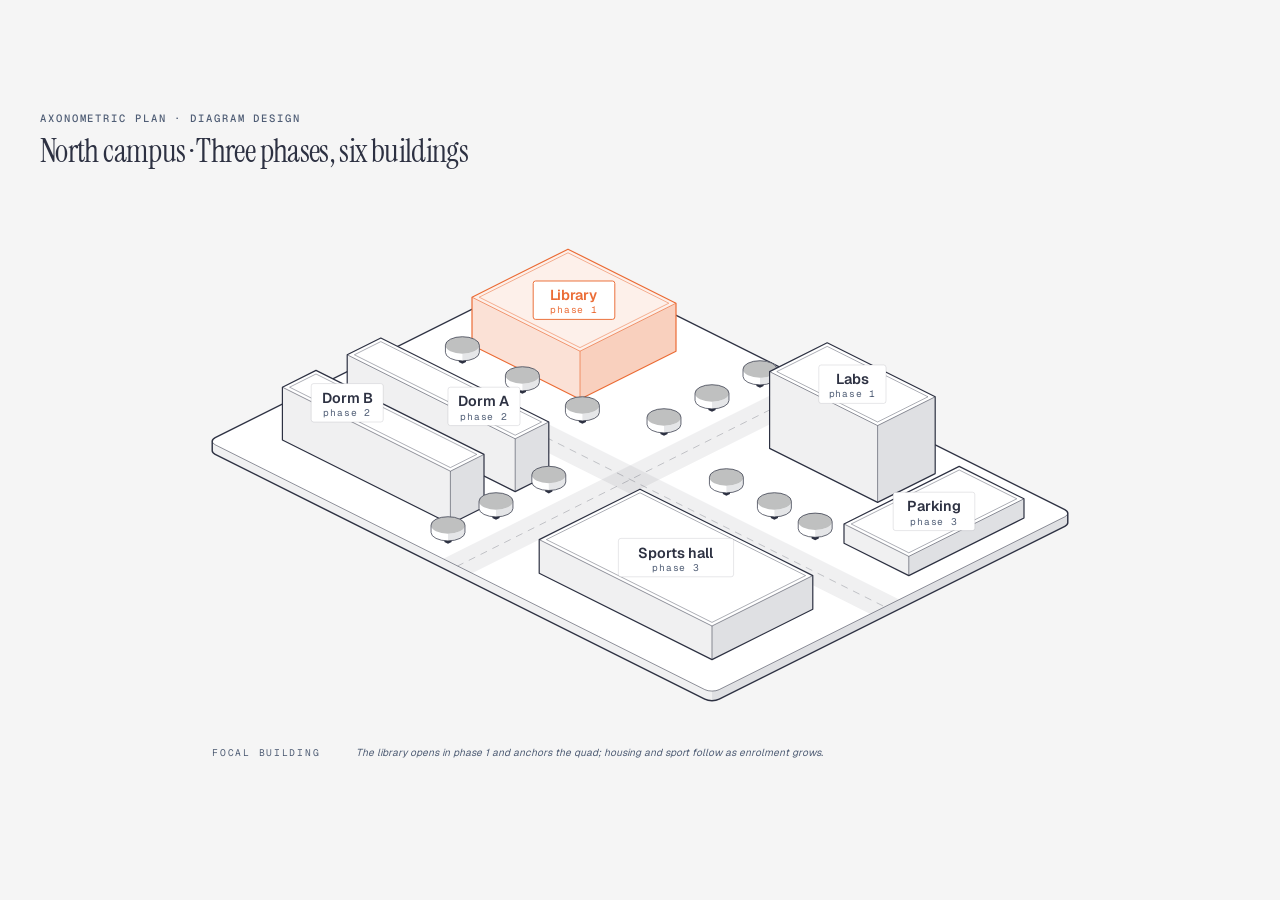
<file: skills/diagram-design/assets/example-axonometric-plan-campus.html>
<!DOCTYPE html>
<html lang="en">
<head>
  <meta charset="UTF-8">
  <meta name="viewport" content="width=device-width, initial-scale=1.0">
  <title>North campus · Three phases, six buildings</title>
  <link href="https://fonts.googleapis.com/css2?family=Instrument+Serif:ital@0;1&family=Geist:wght@400;500;600&family=Geist+Mono:wght@400;500;600&display=swap" rel="stylesheet">
  <style>
    *, *::before, *::after { box-sizing: border-box; margin: 0; padding: 0; }
    :root {
      --color-paper:   #f5f5f5;
      --color-ink:     #2d3142;
      --color-muted:   #4f5d75;
      --color-accent:  #eb6c36;
      --font-sans:     'Geist', system-ui, sans-serif;
      --font-serif:    'Instrument Serif', serif;
      --font-mono:     'Geist Mono', ui-monospace, monospace;
    }

    body {
      font-family: var(--font-sans);
      background: var(--color-paper);
      color: var(--color-ink);
      min-height: 100vh;
      display: flex;
      align-items: center;
      justify-content: center;
      padding: 3rem 2rem;
    }

    .frame { max-width: 1200px; width: 100%; }
    .diagram-container { width: 100%; overflow-x: auto; }

    .eyebrow {
      font-family: var(--font-mono);
      font-size: 0.66rem;
      font-weight: 500;
      letter-spacing: 0.18em;
      text-transform: uppercase;
      color: var(--color-muted);
      margin-bottom: 0.5rem;
    }

    h1 {
      font-family: var(--font-serif);
      font-size: clamp(1.5rem, 2.4vw + 0.75rem, 2rem);
      font-weight: 400;
      letter-spacing: -0.02em;
      line-height: 1.15;
      color: var(--color-ink);
      margin-bottom: 1.5rem;
    }

    svg { width: 100%; min-width: 1000px; display: block; }
    @media print {
      .diagram-container { overflow-x: visible; }
      svg { min-width: 0; }
    }
  </style>
</head>
<body>
  <div class="frame">
    <p class="eyebrow">Axonometric plan · Diagram Design</p>
    <h1>North campus · Three phases, six buildings</h1>

    <div class="diagram-container">
      <svg viewBox="0 0 1000 496" xmlns="http://www.w3.org/2000/svg" role="img" aria-labelledby="axonometric-plan-campus-title axonometric-plan-campus-desc">
        <title id="axonometric-plan-campus-title">North campus · Three phases, six buildings</title>
        <desc id="axonometric-plan-campus-desc">Campus site plan with the library and labs in phase 1, two dorms in phase 2, and the sports hall and parking in phase 3, with the library as the focal building.</desc>
        <rect width="100%" height="100%" fill="#f5f5f5"/>
        <g data-axo-plan data-origin="440 64">
        <g data-plate data-rect="0 0 420 300 6" data-z="0" data-t="8"><path data-role="silhouette" d="M 143.51 206 A 8.49 4.24 0 0 1 146 203 L 434 59 A 8.49 4.24 0 0 1 446 59 L 854 263 A 8.49 4.24 0 0 1 856.49 266 L 856.49 274 A 8.49 4.24 0 0 1 854 277 L 566 421 A 8.49 4.24 0 0 1 554 421 L 146 217 A 8.49 4.24 0 0 1 143.51 214 Z" fill="#ffffff"/><path d="M 143.51 206 A 8.49 4.24 0 0 0 146 209 L 554 413 A 8.49 4.24 0 0 0 560 414.24 L 560 422.24 A 8.49 4.24 0 0 1 554 421 L 146 217 A 8.49 4.24 0 0 1 143.51 214 Z" fill="rgba(45,49,66,0.07)"/><path d="M 560 414.24 A 8.49 4.24 0 0 0 566 413 L 854 269 A 8.49 4.24 0 0 0 856.49 266 L 856.49 274 A 8.49 4.24 0 0 1 854 277 L 566 421 A 8.49 4.24 0 0 1 560 422.24 Z" fill="rgba(45,49,66,0.15)"/><path d="M 143.51 206 A 8.49 4.24 0 0 0 146 209 L 554 413 A 8.49 4.24 0 0 0 566 413 L 854 269 A 8.49 4.24 0 0 0 856.49 266" fill="none" stroke="rgba(45,49,66,0.55)" stroke-width="0.8"/><path d="M 143.51 206 A 8.49 4.24 0 0 1 146 203 L 434 59 A 8.49 4.24 0 0 1 446 59 L 854 263 A 8.49 4.24 0 0 1 856.49 266 L 856.49 274 A 8.49 4.24 0 0 1 854 277 L 566 421 A 8.49 4.24 0 0 1 554 421 L 146 217 A 8.49 4.24 0 0 1 143.51 214 Z" fill="none" stroke="#2d3142" stroke-width="1.2" stroke-linejoin="round"/></g>
        <path d="M 692 350 L 692 350 L 272 140 L 272 140 L 296 128 L 296 128 L 716 338 L 716 338 Z" fill="rgba(45,49,66,0.07)"/>
        <path d="M 360 316 L 360 316 L 336 304 L 336 304 L 636 154 L 636 154 L 660 166 L 660 166 Z" fill="rgba(45,49,66,0.07)"/>
        <line x1="284" y1="134" x2="704" y2="344" stroke="rgba(45,49,66,0.25)" stroke-width="0.8" stroke-dasharray="6,5"/>
        <line x1="648" y1="160" x2="348" y2="310" stroke="rgba(45,49,66,0.25)" stroke-width="0.8" stroke-dasharray="6,5"/>
        <g data-box data-rect="30 30 120 110 0" data-z="8" data-h="40" data-kind="building" data-name="Library" data-focal><path data-role="silhouette" d="M 360 86 L 360 86 L 440 46 L 440 46 L 530 91 L 530 91 L 530 131 L 530 131 L 450 171 L 450 171 L 360 126 L 360 126 Z" fill="#ffffff"/><path d="M 450 131 L 450 131 L 360 86 L 360 86 L 440 46 L 440 46 L 530 91 L 530 91 Z" fill="rgba(235,108,54,0.10)"/><path d="M 360 86 L 360 86 L 450 131 L 450 131 L 450 171 L 450 171 L 360 126 L 360 126 Z" fill="rgba(235,108,54,0.20)"/><path d="M 450 131 L 450 131 L 530 91 L 530 91 L 530 131 L 530 131 L 450 171 L 450 171 Z" fill="rgba(235,108,54,0.32)"/><path d="M 450 128 L 450 128 L 366 86 L 366 86 L 440 49 L 440 49 L 524 91 L 524 91 Z" fill="none" stroke="rgba(235,108,54,0.70)" stroke-width="0.6"/><path d="M 360 86 L 360 86 L 450 131 L 450 131 L 530 91 L 530 91 M 450 131 L 450 171" fill="none" stroke="rgba(235,108,54,0.70)" stroke-width="0.8"/><path d="M 360 86 L 360 86 L 440 46 L 440 46 L 530 91 L 530 91 L 530 131 L 530 131 L 450 171 L 450 171 L 360 126 L 360 126 Z" fill="none" stroke="#eb6c36" stroke-width="1.0" stroke-linejoin="round"/></g>
        <g data-box data-rect="30 118 50 138 10" data-z="16" data-h="6" data-kind="tree"><path data-role="silhouette" d="M 337.86 126 A 14.14 7.07 0 0 1 342 121 L 342 121 A 14.14 7.07 0 0 1 362 121 L 362 121 A 14.14 7.07 0 0 1 366.14 126 L 366.14 132 A 14.14 7.07 0 0 1 362 137 L 362 137 A 14.14 7.07 0 0 1 342 137 L 342 137 A 14.14 7.07 0 0 1 337.86 132 Z" fill="#ffffff"/><path d="M 349 132 L 349 132 L 352 130.5 L 352 130.5 L 355 132 L 355 132 L 355 140 L 355 140 L 352 141.5 L 352 141.5 L 349 140 L 349 140 Z" fill="#2d3142"/><path d="M 337.86 126 A 14.14 7.07 0 0 1 342 121 L 342 121 A 14.14 7.07 0 0 1 362 121 L 362 121 A 14.14 7.07 0 0 1 366.14 126 L 366.14 132 A 14.14 7.07 0 0 1 362 137 L 362 137 A 14.14 7.07 0 0 1 342 137 L 342 137 A 14.14 7.07 0 0 1 337.86 132 Z" fill="#ffffff"/><path d="M 352 133.07 A 14.14 7.07 0 0 0 362 131 L 362 131 A 14.14 7.07 0 0 0 366.14 126 L 366.14 132 A 14.14 7.07 0 0 1 362 137 L 362 137 A 14.14 7.07 0 0 1 352 139.07 Z" fill="rgba(45,49,66,0.12)"/><path d="M 362 131 A 14.14 7.07 0 0 1 342 131 L 342 131 A 14.14 7.07 0 0 1 342 121 L 342 121 A 14.14 7.07 0 0 1 362 121 L 362 121 A 14.14 7.07 0 0 1 362 131 Z" fill="#bfc0c0"/><path d="M 337.86 126 A 14.14 7.07 0 0 1 342 121 L 342 121 A 14.14 7.07 0 0 1 362 121 L 362 121 A 14.14 7.07 0 0 1 366.14 126 L 366.14 132 A 14.14 7.07 0 0 1 362 137 L 362 137 A 14.14 7.07 0 0 1 342 137 L 342 137 A 14.14 7.07 0 0 1 337.86 132 Z" fill="none" stroke="#2d3142" stroke-width="0.6"/></g>
        <g data-box data-rect="174 14 194 34 10" data-z="16" data-h="6" data-kind="tree"><path data-role="silhouette" d="M 585.86 146 A 14.14 7.07 0 0 1 590 141 L 590 141 A 14.14 7.07 0 0 1 610 141 L 610 141 A 14.14 7.07 0 0 1 614.14 146 L 614.14 152 A 14.14 7.07 0 0 1 610 157 L 610 157 A 14.14 7.07 0 0 1 590 157 L 590 157 A 14.14 7.07 0 0 1 585.86 152 Z" fill="#ffffff"/><path d="M 597 152 L 597 152 L 600 150.5 L 600 150.5 L 603 152 L 603 152 L 603 160 L 603 160 L 600 161.5 L 600 161.5 L 597 160 L 597 160 Z" fill="#2d3142"/><path d="M 585.86 146 A 14.14 7.07 0 0 1 590 141 L 590 141 A 14.14 7.07 0 0 1 610 141 L 610 141 A 14.14 7.07 0 0 1 614.14 146 L 614.14 152 A 14.14 7.07 0 0 1 610 157 L 610 157 A 14.14 7.07 0 0 1 590 157 L 590 157 A 14.14 7.07 0 0 1 585.86 152 Z" fill="#ffffff"/><path d="M 600 153.07 A 14.14 7.07 0 0 0 610 151 L 610 151 A 14.14 7.07 0 0 0 614.14 146 L 614.14 152 A 14.14 7.07 0 0 1 610 157 L 610 157 A 14.14 7.07 0 0 1 600 159.07 Z" fill="rgba(45,49,66,0.12)"/><path d="M 610 151 A 14.14 7.07 0 0 1 590 151 L 590 151 A 14.14 7.07 0 0 1 590 141 L 590 141 A 14.14 7.07 0 0 1 610 141 L 610 141 A 14.14 7.07 0 0 1 610 151 Z" fill="#bfc0c0"/><path d="M 585.86 146 A 14.14 7.07 0 0 1 590 141 L 590 141 A 14.14 7.07 0 0 1 610 141 L 610 141 A 14.14 7.07 0 0 1 614.14 146 L 614.14 152 A 14.14 7.07 0 0 1 610 157 L 610 157 A 14.14 7.07 0 0 1 590 157 L 590 157 A 14.14 7.07 0 0 1 585.86 152 Z" fill="none" stroke="#2d3142" stroke-width="0.6"/></g>
        <g data-box data-rect="80 118 100 138 10" data-z="16" data-h="6" data-kind="tree"><path data-role="silhouette" d="M 387.86 151 A 14.14 7.07 0 0 1 392 146 L 392 146 A 14.14 7.07 0 0 1 412 146 L 412 146 A 14.14 7.07 0 0 1 416.14 151 L 416.14 157 A 14.14 7.07 0 0 1 412 162 L 412 162 A 14.14 7.07 0 0 1 392 162 L 392 162 A 14.14 7.07 0 0 1 387.86 157 Z" fill="#ffffff"/><path d="M 399 157 L 399 157 L 402 155.5 L 402 155.5 L 405 157 L 405 157 L 405 165 L 405 165 L 402 166.5 L 402 166.5 L 399 165 L 399 165 Z" fill="#2d3142"/><path d="M 387.86 151 A 14.14 7.07 0 0 1 392 146 L 392 146 A 14.14 7.07 0 0 1 412 146 L 412 146 A 14.14 7.07 0 0 1 416.14 151 L 416.14 157 A 14.14 7.07 0 0 1 412 162 L 412 162 A 14.14 7.07 0 0 1 392 162 L 392 162 A 14.14 7.07 0 0 1 387.86 157 Z" fill="#ffffff"/><path d="M 402 158.07 A 14.14 7.07 0 0 0 412 156 L 412 156 A 14.14 7.07 0 0 0 416.14 151 L 416.14 157 A 14.14 7.07 0 0 1 412 162 L 412 162 A 14.14 7.07 0 0 1 402 164.07 Z" fill="rgba(45,49,66,0.12)"/><path d="M 412 156 A 14.14 7.07 0 0 1 392 156 L 392 156 A 14.14 7.07 0 0 1 392 146 L 392 146 A 14.14 7.07 0 0 1 412 146 L 412 146 A 14.14 7.07 0 0 1 412 156 Z" fill="#bfc0c0"/><path d="M 387.86 151 A 14.14 7.07 0 0 1 392 146 L 392 146 A 14.14 7.07 0 0 1 412 146 L 412 146 A 14.14 7.07 0 0 1 416.14 151 L 416.14 157 A 14.14 7.07 0 0 1 412 162 L 412 162 A 14.14 7.07 0 0 1 392 162 L 392 162 A 14.14 7.07 0 0 1 387.86 157 Z" fill="none" stroke="#2d3142" stroke-width="0.6"/></g>
        <g data-box data-rect="30 186 170 214 0" data-z="8" data-h="44" data-kind="building" data-name="Dorm A"><path data-role="silhouette" d="M 256 134 L 256 134 L 284 120 L 284 120 L 424 190 L 424 190 L 424 234 L 424 234 L 396 248 L 396 248 L 256 178 L 256 178 Z" fill="#ffffff"/><path d="M 256 134 L 256 134 L 396 204 L 396 204 L 396 248 L 396 248 L 256 178 L 256 178 Z" fill="rgba(45,49,66,0.07)"/><path d="M 396 204 L 396 204 L 424 190 L 424 190 L 424 234 L 424 234 L 396 248 L 396 248 Z" fill="rgba(45,49,66,0.15)"/><path d="M 396 201 L 396 201 L 262 134 L 262 134 L 284 123 L 284 123 L 418 190 L 418 190 Z" fill="none" stroke="rgba(45,49,66,0.55)" stroke-width="0.6"/><path d="M 256 134 L 256 134 L 396 204 L 396 204 L 424 190 L 424 190 M 396 204 L 396 248" fill="none" stroke="rgba(45,49,66,0.55)" stroke-width="0.8"/><path d="M 256 134 L 256 134 L 284 120 L 284 120 L 424 190 L 424 190 L 424 234 L 424 234 L 396 248 L 396 248 L 256 178 L 256 178 Z" fill="none" stroke="#2d3142" stroke-width="1.0" stroke-linejoin="round"/></g>
        <g data-box data-rect="174 54 194 74 10" data-z="16" data-h="6" data-kind="tree"><path data-role="silhouette" d="M 545.86 166 A 14.14 7.07 0 0 1 550 161 L 550 161 A 14.14 7.07 0 0 1 570 161 L 570 161 A 14.14 7.07 0 0 1 574.14 166 L 574.14 172 A 14.14 7.07 0 0 1 570 177 L 570 177 A 14.14 7.07 0 0 1 550 177 L 550 177 A 14.14 7.07 0 0 1 545.86 172 Z" fill="#ffffff"/><path d="M 557 172 L 557 172 L 560 170.5 L 560 170.5 L 563 172 L 563 172 L 563 180 L 563 180 L 560 181.5 L 560 181.5 L 557 180 L 557 180 Z" fill="#2d3142"/><path d="M 545.86 166 A 14.14 7.07 0 0 1 550 161 L 550 161 A 14.14 7.07 0 0 1 570 161 L 570 161 A 14.14 7.07 0 0 1 574.14 166 L 574.14 172 A 14.14 7.07 0 0 1 570 177 L 570 177 A 14.14 7.07 0 0 1 550 177 L 550 177 A 14.14 7.07 0 0 1 545.86 172 Z" fill="#ffffff"/><path d="M 560 173.07 A 14.14 7.07 0 0 0 570 171 L 570 171 A 14.14 7.07 0 0 0 574.14 166 L 574.14 172 A 14.14 7.07 0 0 1 570 177 L 570 177 A 14.14 7.07 0 0 1 560 179.07 Z" fill="rgba(45,49,66,0.12)"/><path d="M 570 171 A 14.14 7.07 0 0 1 550 171 L 550 171 A 14.14 7.07 0 0 1 550 161 L 550 161 A 14.14 7.07 0 0 1 570 161 L 570 161 A 14.14 7.07 0 0 1 570 171 Z" fill="#bfc0c0"/><path d="M 545.86 166 A 14.14 7.07 0 0 1 550 161 L 550 161 A 14.14 7.07 0 0 1 570 161 L 570 161 A 14.14 7.07 0 0 1 574.14 166 L 574.14 172 A 14.14 7.07 0 0 1 570 177 L 570 177 A 14.14 7.07 0 0 1 550 177 L 550 177 A 14.14 7.07 0 0 1 545.86 172 Z" fill="none" stroke="#2d3142" stroke-width="0.6"/></g>
        <g data-box data-rect="130 118 150 138 10" data-z="16" data-h="6" data-kind="tree"><path data-role="silhouette" d="M 437.86 176 A 14.14 7.07 0 0 1 442 171 L 442 171 A 14.14 7.07 0 0 1 462 171 L 462 171 A 14.14 7.07 0 0 1 466.14 176 L 466.14 182 A 14.14 7.07 0 0 1 462 187 L 462 187 A 14.14 7.07 0 0 1 442 187 L 442 187 A 14.14 7.07 0 0 1 437.86 182 Z" fill="#ffffff"/><path d="M 449 182 L 449 182 L 452 180.5 L 452 180.5 L 455 182 L 455 182 L 455 190 L 455 190 L 452 191.5 L 452 191.5 L 449 190 L 449 190 Z" fill="#2d3142"/><path d="M 437.86 176 A 14.14 7.07 0 0 1 442 171 L 442 171 A 14.14 7.07 0 0 1 462 171 L 462 171 A 14.14 7.07 0 0 1 466.14 176 L 466.14 182 A 14.14 7.07 0 0 1 462 187 L 462 187 A 14.14 7.07 0 0 1 442 187 L 442 187 A 14.14 7.07 0 0 1 437.86 182 Z" fill="#ffffff"/><path d="M 452 183.07 A 14.14 7.07 0 0 0 462 181 L 462 181 A 14.14 7.07 0 0 0 466.14 176 L 466.14 182 A 14.14 7.07 0 0 1 462 187 L 462 187 A 14.14 7.07 0 0 1 452 189.07 Z" fill="rgba(45,49,66,0.12)"/><path d="M 462 181 A 14.14 7.07 0 0 1 442 181 L 442 181 A 14.14 7.07 0 0 1 442 171 L 442 171 A 14.14 7.07 0 0 1 462 171 L 462 171 A 14.14 7.07 0 0 1 462 181 Z" fill="#bfc0c0"/><path d="M 437.86 176 A 14.14 7.07 0 0 1 442 171 L 442 171 A 14.14 7.07 0 0 1 462 171 L 462 171 A 14.14 7.07 0 0 1 466.14 176 L 466.14 182 A 14.14 7.07 0 0 1 462 187 L 462 187 A 14.14 7.07 0 0 1 442 187 L 442 187 A 14.14 7.07 0 0 1 437.86 182 Z" fill="none" stroke="#2d3142" stroke-width="0.6"/></g>
        <g data-box data-rect="240 24 330 72 0" data-z="8" data-h="64" data-kind="building" data-name="Labs"><path data-role="silhouette" d="M 608 148 L 608 148 L 656 124 L 656 124 L 746 169 L 746 169 L 746 233 L 746 233 L 698 257 L 698 257 L 608 212 L 608 212 Z" fill="#ffffff"/><path d="M 608 148 L 608 148 L 698 193 L 698 193 L 698 257 L 698 257 L 608 212 L 608 212 Z" fill="rgba(45,49,66,0.07)"/><path d="M 698 193 L 698 193 L 746 169 L 746 169 L 746 233 L 746 233 L 698 257 L 698 257 Z" fill="rgba(45,49,66,0.15)"/><path d="M 698 190 L 698 190 L 614 148 L 614 148 L 656 127 L 656 127 L 740 169 L 740 169 Z" fill="none" stroke="rgba(45,49,66,0.55)" stroke-width="0.6"/><path d="M 608 148 L 608 148 L 698 193 L 698 193 L 746 169 L 746 169 M 698 193 L 698 257" fill="none" stroke="rgba(45,49,66,0.55)" stroke-width="0.8"/><path d="M 608 148 L 608 148 L 656 124 L 656 124 L 746 169 L 746 169 L 746 233 L 746 233 L 698 257 L 698 257 L 608 212 L 608 212 Z" fill="none" stroke="#2d3142" stroke-width="1.0" stroke-linejoin="round"/></g>
        <g data-box data-rect="174 94 194 114 10" data-z="16" data-h="6" data-kind="tree"><path data-role="silhouette" d="M 505.86 186 A 14.14 7.07 0 0 1 510 181 L 510 181 A 14.14 7.07 0 0 1 530 181 L 530 181 A 14.14 7.07 0 0 1 534.14 186 L 534.14 192 A 14.14 7.07 0 0 1 530 197 L 530 197 A 14.14 7.07 0 0 1 510 197 L 510 197 A 14.14 7.07 0 0 1 505.86 192 Z" fill="#ffffff"/><path d="M 517 192 L 517 192 L 520 190.5 L 520 190.5 L 523 192 L 523 192 L 523 200 L 523 200 L 520 201.5 L 520 201.5 L 517 200 L 517 200 Z" fill="#2d3142"/><path d="M 505.86 186 A 14.14 7.07 0 0 1 510 181 L 510 181 A 14.14 7.07 0 0 1 530 181 L 530 181 A 14.14 7.07 0 0 1 534.14 186 L 534.14 192 A 14.14 7.07 0 0 1 530 197 L 530 197 A 14.14 7.07 0 0 1 510 197 L 510 197 A 14.14 7.07 0 0 1 505.86 192 Z" fill="#ffffff"/><path d="M 520 193.07 A 14.14 7.07 0 0 0 530 191 L 530 191 A 14.14 7.07 0 0 0 534.14 186 L 534.14 192 A 14.14 7.07 0 0 1 530 197 L 530 197 A 14.14 7.07 0 0 1 520 199.07 Z" fill="rgba(45,49,66,0.12)"/><path d="M 530 191 A 14.14 7.07 0 0 1 510 191 L 510 191 A 14.14 7.07 0 0 1 510 181 L 510 181 A 14.14 7.07 0 0 1 530 181 L 530 181 A 14.14 7.07 0 0 1 530 191 Z" fill="#bfc0c0"/><path d="M 505.86 186 A 14.14 7.07 0 0 1 510 181 L 510 181 A 14.14 7.07 0 0 1 530 181 L 530 181 A 14.14 7.07 0 0 1 534.14 186 L 534.14 192 A 14.14 7.07 0 0 1 530 197 L 530 197 A 14.14 7.07 0 0 1 510 197 L 510 197 A 14.14 7.07 0 0 1 505.86 192 Z" fill="none" stroke="#2d3142" stroke-width="0.6"/></g>
        <g data-box data-rect="30 240 170 268 0" data-z="8" data-h="44" data-kind="building" data-name="Dorm B"><path data-role="silhouette" d="M 202 161 L 202 161 L 230 147 L 230 147 L 370 217 L 370 217 L 370 261 L 370 261 L 342 275 L 342 275 L 202 205 L 202 205 Z" fill="#ffffff"/><path d="M 202 161 L 202 161 L 342 231 L 342 231 L 342 275 L 342 275 L 202 205 L 202 205 Z" fill="rgba(45,49,66,0.07)"/><path d="M 342 231 L 342 231 L 370 217 L 370 217 L 370 261 L 370 261 L 342 275 L 342 275 Z" fill="rgba(45,49,66,0.15)"/><path d="M 342 228 L 342 228 L 208 161 L 208 161 L 230 150 L 230 150 L 364 217 L 364 217 Z" fill="none" stroke="rgba(45,49,66,0.55)" stroke-width="0.6"/><path d="M 202 161 L 202 161 L 342 231 L 342 231 L 370 217 L 370 217 M 342 231 L 342 275" fill="none" stroke="rgba(45,49,66,0.55)" stroke-width="0.8"/><path d="M 202 161 L 202 161 L 230 147 L 230 147 L 370 217 L 370 217 L 370 261 L 370 261 L 342 275 L 342 275 L 202 205 L 202 205 Z" fill="none" stroke="#2d3142" stroke-width="1.0" stroke-linejoin="round"/></g>
        <g data-box data-rect="174 190 194 210 10" data-z="16" data-h="6" data-kind="tree"><path data-role="silhouette" d="M 409.86 234 A 14.14 7.07 0 0 1 414 229 L 414 229 A 14.14 7.07 0 0 1 434 229 L 434 229 A 14.14 7.07 0 0 1 438.14 234 L 438.14 240 A 14.14 7.07 0 0 1 434 245 L 434 245 A 14.14 7.07 0 0 1 414 245 L 414 245 A 14.14 7.07 0 0 1 409.86 240 Z" fill="#ffffff"/><path d="M 421 240 L 421 240 L 424 238.5 L 424 238.5 L 427 240 L 427 240 L 427 248 L 427 248 L 424 249.5 L 424 249.5 L 421 248 L 421 248 Z" fill="#2d3142"/><path d="M 409.86 234 A 14.14 7.07 0 0 1 414 229 L 414 229 A 14.14 7.07 0 0 1 434 229 L 434 229 A 14.14 7.07 0 0 1 438.14 234 L 438.14 240 A 14.14 7.07 0 0 1 434 245 L 434 245 A 14.14 7.07 0 0 1 414 245 L 414 245 A 14.14 7.07 0 0 1 409.86 240 Z" fill="#ffffff"/><path d="M 424 241.07 A 14.14 7.07 0 0 0 434 239 L 434 239 A 14.14 7.07 0 0 0 438.14 234 L 438.14 240 A 14.14 7.07 0 0 1 434 245 L 434 245 A 14.14 7.07 0 0 1 424 247.07 Z" fill="rgba(45,49,66,0.12)"/><path d="M 434 239 A 14.14 7.07 0 0 1 414 239 L 414 239 A 14.14 7.07 0 0 1 414 229 L 414 229 A 14.14 7.07 0 0 1 434 229 L 434 229 A 14.14 7.07 0 0 1 434 239 Z" fill="#bfc0c0"/><path d="M 409.86 234 A 14.14 7.07 0 0 1 414 229 L 414 229 A 14.14 7.07 0 0 1 434 229 L 434 229 A 14.14 7.07 0 0 1 438.14 234 L 438.14 240 A 14.14 7.07 0 0 1 434 245 L 434 245 A 14.14 7.07 0 0 1 414 245 L 414 245 A 14.14 7.07 0 0 1 409.86 240 Z" fill="none" stroke="#2d3142" stroke-width="0.6"/></g>
        <g data-box data-rect="250 118 270 138 10" data-z="16" data-h="6" data-kind="tree"><path data-role="silhouette" d="M 557.86 236 A 14.14 7.07 0 0 1 562 231 L 562 231 A 14.14 7.07 0 0 1 582 231 L 582 231 A 14.14 7.07 0 0 1 586.14 236 L 586.14 242 A 14.14 7.07 0 0 1 582 247 L 582 247 A 14.14 7.07 0 0 1 562 247 L 562 247 A 14.14 7.07 0 0 1 557.86 242 Z" fill="#ffffff"/><path d="M 569 242 L 569 242 L 572 240.5 L 572 240.5 L 575 242 L 575 242 L 575 250 L 575 250 L 572 251.5 L 572 251.5 L 569 250 L 569 250 Z" fill="#2d3142"/><path d="M 557.86 236 A 14.14 7.07 0 0 1 562 231 L 562 231 A 14.14 7.07 0 0 1 582 231 L 582 231 A 14.14 7.07 0 0 1 586.14 236 L 586.14 242 A 14.14 7.07 0 0 1 582 247 L 582 247 A 14.14 7.07 0 0 1 562 247 L 562 247 A 14.14 7.07 0 0 1 557.86 242 Z" fill="#ffffff"/><path d="M 572 243.07 A 14.14 7.07 0 0 0 582 241 L 582 241 A 14.14 7.07 0 0 0 586.14 236 L 586.14 242 A 14.14 7.07 0 0 1 582 247 L 582 247 A 14.14 7.07 0 0 1 572 249.07 Z" fill="rgba(45,49,66,0.12)"/><path d="M 582 241 A 14.14 7.07 0 0 1 562 241 L 562 241 A 14.14 7.07 0 0 1 562 231 L 562 231 A 14.14 7.07 0 0 1 582 231 L 582 231 A 14.14 7.07 0 0 1 582 241 Z" fill="#bfc0c0"/><path d="M 557.86 236 A 14.14 7.07 0 0 1 562 231 L 562 231 A 14.14 7.07 0 0 1 582 231 L 582 231 A 14.14 7.07 0 0 1 586.14 236 L 586.14 242 A 14.14 7.07 0 0 1 582 247 L 582 247 A 14.14 7.07 0 0 1 562 247 L 562 247 A 14.14 7.07 0 0 1 557.86 242 Z" fill="none" stroke="#2d3142" stroke-width="0.6"/></g>
        <g data-box data-rect="350 24 404 120 0" data-z="8" data-h="16" data-kind="building" data-name="Parking"><path data-role="silhouette" d="M 670 275 L 670 275 L 766 227 L 766 227 L 820 254 L 820 254 L 820 270 L 820 270 L 724 318 L 724 318 L 670 291 L 670 291 Z" fill="#ffffff"/><path d="M 670 275 L 670 275 L 724 302 L 724 302 L 724 318 L 724 318 L 670 291 L 670 291 Z" fill="rgba(45,49,66,0.07)"/><path d="M 724 302 L 724 302 L 820 254 L 820 254 L 820 270 L 820 270 L 724 318 L 724 318 Z" fill="rgba(45,49,66,0.15)"/><path d="M 724 299 L 724 299 L 676 275 L 676 275 L 766 230 L 766 230 L 814 254 L 814 254 Z" fill="none" stroke="rgba(45,49,66,0.55)" stroke-width="0.6"/><path d="M 670 275 L 670 275 L 724 302 L 724 302 L 820 254 L 820 254 M 724 302 L 724 318" fill="none" stroke="rgba(45,49,66,0.55)" stroke-width="0.8"/><path d="M 670 275 L 670 275 L 766 227 L 766 227 L 820 254 L 820 254 L 820 270 L 820 270 L 724 318 L 724 318 L 670 291 L 670 291 Z" fill="none" stroke="#2d3142" stroke-width="1.0" stroke-linejoin="round"/></g>
        <g data-box data-rect="174 234 194 254 10" data-z="16" data-h="6" data-kind="tree"><path data-role="silhouette" d="M 365.86 256 A 14.14 7.07 0 0 1 370 251 L 370 251 A 14.14 7.07 0 0 1 390 251 L 390 251 A 14.14 7.07 0 0 1 394.14 256 L 394.14 262 A 14.14 7.07 0 0 1 390 267 L 390 267 A 14.14 7.07 0 0 1 370 267 L 370 267 A 14.14 7.07 0 0 1 365.86 262 Z" fill="#ffffff"/><path d="M 377 262 L 377 262 L 380 260.5 L 380 260.5 L 383 262 L 383 262 L 383 270 L 383 270 L 380 271.5 L 380 271.5 L 377 270 L 377 270 Z" fill="#2d3142"/><path d="M 365.86 256 A 14.14 7.07 0 0 1 370 251 L 370 251 A 14.14 7.07 0 0 1 390 251 L 390 251 A 14.14 7.07 0 0 1 394.14 256 L 394.14 262 A 14.14 7.07 0 0 1 390 267 L 390 267 A 14.14 7.07 0 0 1 370 267 L 370 267 A 14.14 7.07 0 0 1 365.86 262 Z" fill="#ffffff"/><path d="M 380 263.07 A 14.14 7.07 0 0 0 390 261 L 390 261 A 14.14 7.07 0 0 0 394.14 256 L 394.14 262 A 14.14 7.07 0 0 1 390 267 L 390 267 A 14.14 7.07 0 0 1 380 269.07 Z" fill="rgba(45,49,66,0.12)"/><path d="M 390 261 A 14.14 7.07 0 0 1 370 261 L 370 261 A 14.14 7.07 0 0 1 370 251 L 370 251 A 14.14 7.07 0 0 1 390 251 L 390 251 A 14.14 7.07 0 0 1 390 261 Z" fill="#bfc0c0"/><path d="M 365.86 256 A 14.14 7.07 0 0 1 370 251 L 370 251 A 14.14 7.07 0 0 1 390 251 L 390 251 A 14.14 7.07 0 0 1 394.14 256 L 394.14 262 A 14.14 7.07 0 0 1 390 267 L 390 267 A 14.14 7.07 0 0 1 370 267 L 370 267 A 14.14 7.07 0 0 1 365.86 262 Z" fill="none" stroke="#2d3142" stroke-width="0.6"/></g>
        <g data-box data-rect="290 118 310 138 10" data-z="16" data-h="6" data-kind="tree"><path data-role="silhouette" d="M 597.86 256 A 14.14 7.07 0 0 1 602 251 L 602 251 A 14.14 7.07 0 0 1 622 251 L 622 251 A 14.14 7.07 0 0 1 626.14 256 L 626.14 262 A 14.14 7.07 0 0 1 622 267 L 622 267 A 14.14 7.07 0 0 1 602 267 L 602 267 A 14.14 7.07 0 0 1 597.86 262 Z" fill="#ffffff"/><path d="M 609 262 L 609 262 L 612 260.5 L 612 260.5 L 615 262 L 615 262 L 615 270 L 615 270 L 612 271.5 L 612 271.5 L 609 270 L 609 270 Z" fill="#2d3142"/><path d="M 597.86 256 A 14.14 7.07 0 0 1 602 251 L 602 251 A 14.14 7.07 0 0 1 622 251 L 622 251 A 14.14 7.07 0 0 1 626.14 256 L 626.14 262 A 14.14 7.07 0 0 1 622 267 L 622 267 A 14.14 7.07 0 0 1 602 267 L 602 267 A 14.14 7.07 0 0 1 597.86 262 Z" fill="#ffffff"/><path d="M 612 263.07 A 14.14 7.07 0 0 0 622 261 L 622 261 A 14.14 7.07 0 0 0 626.14 256 L 626.14 262 A 14.14 7.07 0 0 1 622 267 L 622 267 A 14.14 7.07 0 0 1 612 269.07 Z" fill="rgba(45,49,66,0.12)"/><path d="M 622 261 A 14.14 7.07 0 0 1 602 261 L 602 261 A 14.14 7.07 0 0 1 602 251 L 602 251 A 14.14 7.07 0 0 1 622 251 L 622 251 A 14.14 7.07 0 0 1 622 261 Z" fill="#bfc0c0"/><path d="M 597.86 256 A 14.14 7.07 0 0 1 602 251 L 602 251 A 14.14 7.07 0 0 1 622 251 L 622 251 A 14.14 7.07 0 0 1 626.14 256 L 626.14 262 A 14.14 7.07 0 0 1 622 267 L 622 267 A 14.14 7.07 0 0 1 602 267 L 602 267 A 14.14 7.07 0 0 1 597.86 262 Z" fill="none" stroke="#2d3142" stroke-width="0.6"/></g>
        <g data-box data-rect="324 118 344 138 10" data-z="16" data-h="6" data-kind="tree"><path data-role="silhouette" d="M 631.86 273 A 14.14 7.07 0 0 1 636 268 L 636 268 A 14.14 7.07 0 0 1 656 268 L 656 268 A 14.14 7.07 0 0 1 660.14 273 L 660.14 279 A 14.14 7.07 0 0 1 656 284 L 656 284 A 14.14 7.07 0 0 1 636 284 L 636 284 A 14.14 7.07 0 0 1 631.86 279 Z" fill="#ffffff"/><path d="M 643 279 L 643 279 L 646 277.5 L 646 277.5 L 649 279 L 649 279 L 649 287 L 649 287 L 646 288.5 L 646 288.5 L 643 287 L 643 287 Z" fill="#2d3142"/><path d="M 631.86 273 A 14.14 7.07 0 0 1 636 268 L 636 268 A 14.14 7.07 0 0 1 656 268 L 656 268 A 14.14 7.07 0 0 1 660.14 273 L 660.14 279 A 14.14 7.07 0 0 1 656 284 L 656 284 A 14.14 7.07 0 0 1 636 284 L 636 284 A 14.14 7.07 0 0 1 631.86 279 Z" fill="#ffffff"/><path d="M 646 280.07 A 14.14 7.07 0 0 0 656 278 L 656 278 A 14.14 7.07 0 0 0 660.14 273 L 660.14 279 A 14.14 7.07 0 0 1 656 284 L 656 284 A 14.14 7.07 0 0 1 646 286.07 Z" fill="rgba(45,49,66,0.12)"/><path d="M 656 278 A 14.14 7.07 0 0 1 636 278 L 636 278 A 14.14 7.07 0 0 1 636 268 L 636 268 A 14.14 7.07 0 0 1 656 268 L 656 268 A 14.14 7.07 0 0 1 656 278 Z" fill="#bfc0c0"/><path d="M 631.86 273 A 14.14 7.07 0 0 1 636 268 L 636 268 A 14.14 7.07 0 0 1 656 268 L 656 268 A 14.14 7.07 0 0 1 660.14 273 L 660.14 279 A 14.14 7.07 0 0 1 656 284 L 656 284 A 14.14 7.07 0 0 1 636 284 L 636 284 A 14.14 7.07 0 0 1 631.86 279 Z" fill="none" stroke="#2d3142" stroke-width="0.6"/></g>
        <g data-box data-rect="248 188 392 272 0" data-z="8" data-h="28" data-kind="building" data-name="Sports hall"><path data-role="silhouette" d="M 416 288 L 416 288 L 500 246 L 500 246 L 644 318 L 644 318 L 644 346 L 644 346 L 560 388 L 560 388 L 416 316 L 416 316 Z" fill="#ffffff"/><path d="M 416 288 L 416 288 L 560 360 L 560 360 L 560 388 L 560 388 L 416 316 L 416 316 Z" fill="rgba(45,49,66,0.07)"/><path d="M 560 360 L 560 360 L 644 318 L 644 318 L 644 346 L 644 346 L 560 388 L 560 388 Z" fill="rgba(45,49,66,0.15)"/><path d="M 560 357 L 560 357 L 422 288 L 422 288 L 500 249 L 500 249 L 638 318 L 638 318 Z" fill="none" stroke="rgba(45,49,66,0.55)" stroke-width="0.6"/><path d="M 416 288 L 416 288 L 560 360 L 560 360 L 644 318 L 644 318 M 560 360 L 560 388" fill="none" stroke="rgba(45,49,66,0.55)" stroke-width="0.8"/><path d="M 416 288 L 416 288 L 500 246 L 500 246 L 644 318 L 644 318 L 644 346 L 644 346 L 560 388 L 560 388 L 416 316 L 416 316 Z" fill="none" stroke="#2d3142" stroke-width="1.0" stroke-linejoin="round"/></g>
        <g data-box data-rect="174 274 194 294 10" data-z="16" data-h="6" data-kind="tree"><path data-role="silhouette" d="M 325.86 276 A 14.14 7.07 0 0 1 330 271 L 330 271 A 14.14 7.07 0 0 1 350 271 L 350 271 A 14.14 7.07 0 0 1 354.14 276 L 354.14 282 A 14.14 7.07 0 0 1 350 287 L 350 287 A 14.14 7.07 0 0 1 330 287 L 330 287 A 14.14 7.07 0 0 1 325.86 282 Z" fill="#ffffff"/><path d="M 337 282 L 337 282 L 340 280.5 L 340 280.5 L 343 282 L 343 282 L 343 290 L 343 290 L 340 291.5 L 340 291.5 L 337 290 L 337 290 Z" fill="#2d3142"/><path d="M 325.86 276 A 14.14 7.07 0 0 1 330 271 L 330 271 A 14.14 7.07 0 0 1 350 271 L 350 271 A 14.14 7.07 0 0 1 354.14 276 L 354.14 282 A 14.14 7.07 0 0 1 350 287 L 350 287 A 14.14 7.07 0 0 1 330 287 L 330 287 A 14.14 7.07 0 0 1 325.86 282 Z" fill="#ffffff"/><path d="M 340 283.07 A 14.14 7.07 0 0 0 350 281 L 350 281 A 14.14 7.07 0 0 0 354.14 276 L 354.14 282 A 14.14 7.07 0 0 1 350 287 L 350 287 A 14.14 7.07 0 0 1 340 289.07 Z" fill="rgba(45,49,66,0.12)"/><path d="M 350 281 A 14.14 7.07 0 0 1 330 281 L 330 281 A 14.14 7.07 0 0 1 330 271 L 330 271 A 14.14 7.07 0 0 1 350 271 L 350 271 A 14.14 7.07 0 0 1 350 281 Z" fill="#bfc0c0"/><path d="M 325.86 276 A 14.14 7.07 0 0 1 330 271 L 330 271 A 14.14 7.07 0 0 1 350 271 L 350 271 A 14.14 7.07 0 0 1 354.14 276 L 354.14 282 A 14.14 7.07 0 0 1 350 287 L 350 287 A 14.14 7.07 0 0 1 330 287 L 330 287 A 14.14 7.07 0 0 1 325.86 282 Z" fill="none" stroke="#2d3142" stroke-width="0.6"/></g>
        <g data-role="tag" data-name="Library" data-at="75 70 48"><rect x="411" y="72.5" width="68" height="32" rx="2" fill="#ffffff" stroke="#eb6c36" stroke-width="0.8"/><text data-role="name" x="445" y="88.5" text-anchor="middle" fill="#eb6c36" font-size="12" font-weight="600" font-family="'Geist', sans-serif">Library</text><text x="445" y="99.5" text-anchor="middle" fill="#eb6c36" font-size="8" font-family="'Geist Mono', monospace" letter-spacing="0.08em">phase 1</text></g>
        <g data-role="tag" data-name="Dorm A" data-at="130 200 52"><rect x="340" y="161" width="60" height="32" rx="2" fill="#ffffff" stroke="rgba(45,49,66,0.12)" stroke-width="0.8"/><text data-role="name" x="370" y="177" text-anchor="middle" fill="#2d3142" font-size="12" font-weight="600" font-family="'Geist', sans-serif">Dorm A</text><text x="370" y="188" text-anchor="middle" fill="#4f5d75" font-size="8" font-family="'Geist Mono', monospace" letter-spacing="0.08em">phase 2</text></g>
        <g data-role="tag" data-name="Labs" data-at="285 48 72"><rect x="649" y="142.5" width="56" height="32" rx="2" fill="#ffffff" stroke="rgba(45,49,66,0.12)" stroke-width="0.8"/><text data-role="name" x="677" y="158.5" text-anchor="middle" fill="#2d3142" font-size="12" font-weight="600" font-family="'Geist', sans-serif">Labs</text><text x="677" y="169.5" text-anchor="middle" fill="#4f5d75" font-size="8" font-family="'Geist Mono', monospace" letter-spacing="0.08em">phase 1</text></g>
        <g data-role="tag" data-name="Dorm B" data-at="70 254 52"><rect x="226" y="158" width="60" height="32" rx="2" fill="#ffffff" stroke="rgba(45,49,66,0.12)" stroke-width="0.8"/><text data-role="name" x="256" y="174" text-anchor="middle" fill="#2d3142" font-size="12" font-weight="600" font-family="'Geist', sans-serif">Dorm B</text><text x="256" y="185" text-anchor="middle" fill="#4f5d75" font-size="8" font-family="'Geist Mono', monospace" letter-spacing="0.08em">phase 2</text></g>
        <g data-role="tag" data-name="Parking" data-at="377 72 24"><rect x="711" y="248.5" width="68" height="32" rx="2" fill="#ffffff" stroke="rgba(45,49,66,0.12)" stroke-width="0.8"/><text data-role="name" x="745" y="264.5" text-anchor="middle" fill="#2d3142" font-size="12" font-weight="600" font-family="'Geist', sans-serif">Parking</text><text x="745" y="275.5" text-anchor="middle" fill="#4f5d75" font-size="8" font-family="'Geist Mono', monospace" letter-spacing="0.08em">phase 3</text></g>
        <g data-role="tag" data-name="Sports hall" data-at="320 230 36"><rect x="482" y="287" width="96" height="32" rx="2" fill="#ffffff" stroke="rgba(45,49,66,0.12)" stroke-width="0.8"/><text data-role="name" x="530" y="303" text-anchor="middle" fill="#2d3142" font-size="12" font-weight="600" font-family="'Geist', sans-serif">Sports hall</text><text x="530" y="314" text-anchor="middle" fill="#4f5d75" font-size="8" font-family="'Geist Mono', monospace" letter-spacing="0.08em">phase 3</text></g>
        </g>
        <text x="143.51" y="468" fill="#4f5d75" font-size="8" font-family="'Geist Mono', monospace" letter-spacing="0.18em">FOCAL BUILDING</text>
        <text x="263.51" y="468" fill="#4f5d75" font-size="8.5" font-family="'Geist', sans-serif" font-style="italic">The library opens in phase 1 and anchors the quad; housing and sport follow as enrolment grows.</text>
      </svg>
    </div>
  </div>
</body>
</html>
</file>
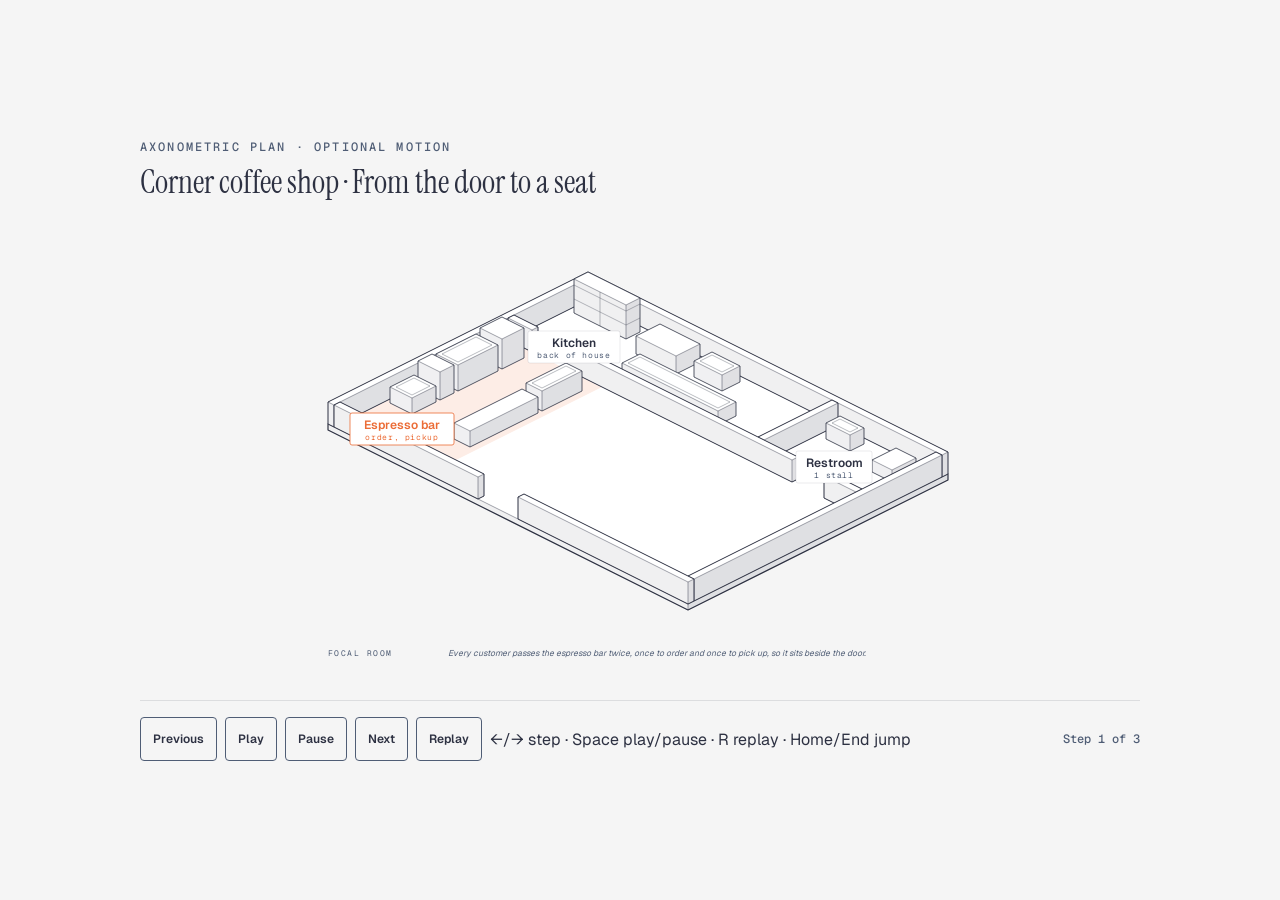
<file: skills/diagram-design/assets/example-axonometric-plan-coffee-shop-animated.html>
<!DOCTYPE html>
<html lang="en">
<head>
  <meta charset="UTF-8">
  <meta name="viewport" content="width=device-width, initial-scale=1.0">
  <title>Corner coffee shop · From the door to a seat</title>
  <link href="https://fonts.googleapis.com/css2?family=Instrument+Serif:ital@0;1&family=Geist:wght@400;500;600&family=Geist+Mono:wght@400;500;600&family=Noto+Serif:ital@0;1&family=Noto+Sans+KR:wght@400;500;600&family=Noto+Serif+KR:wght@400&family=Noto+Sans+TC:wght@400;500;600&family=Noto+Serif+TC:wght@400&display=swap" rel="stylesheet">
  <style>
    *, *::before, *::after { box-sizing: border-box; }
    :root {
      --color-paper: #f5f5f5;
      --color-ink: #2d3142;
      --color-muted: #4f5d75;
      --color-soft: #7a8399;
      --color-accent: #eb6c36;
      --color-rule: rgba(45,49,66,0.12);
      --font-sans: 'Geist', system-ui, sans-serif;
      --font-serif: 'Instrument Serif', 'Noto Serif', 'Noto Serif KR', serif;
      --font-mono: 'Geist Mono', ui-monospace, monospace;
      --motion-fast: 160ms;
      --motion-step: 600ms;
      --motion-hold: 900ms;
      --motion-total: 2700ms;
      --motion-ease: cubic-bezier(.2,.8,.2,1);
    }
    body {
      margin: 0;
      min-height: 100vh;
      display: grid;
      place-items: center;
      padding: 48px 32px;
      color: var(--color-ink);
      background: var(--color-paper);
      font-family: var(--font-sans);
    }
    [data-motion-root] { width: min(100%, 1000px); }
    .eyebrow {
      margin: 0 0 8px;
      color: var(--color-muted);
      font: 500 12px/1.4 var(--font-mono);
      letter-spacing: .18em;
      text-transform: uppercase;
    }
    h1 { margin: 0 0 24px; font: 400 32px/1.15 var(--font-serif); }
    svg { display: block; width: 100%; min-width: 1000px; }
    /* The SVG holds its readable width (min-width == the viewBox width, so the
       type ramp is never silently scaled down). This wrapper lets a narrow
       screen scroll the diagram instead of the whole page. body is a centred
       grid, so the root needs max-width/min-width to stop the grid item from
       sizing itself to the SVG's max-content width. */
    [data-motion-root] { max-width: 100%; min-width: 0; }
    .diagram-container { width: 100%; overflow-x: auto; }

    /* Static source is complete. Only an initialized enhancement hides items. */
    .motion-ready [data-motion-item] {
      opacity: .12;
      transform: translateY(8px);
      transform-box: fill-box;
      transform-origin: center;
      transition: opacity var(--motion-step) var(--motion-ease),
                  transform var(--motion-step) var(--motion-ease);
    }
    .motion-ready [data-motion-item].is-visible,
    .motion-ready[data-frame="end"] [data-motion-item],
    .motion-ready[data-frame="static"] [data-motion-item] {
      opacity: 1;
      transform: none;
    }
    .draw-path {
      fill: none;
      stroke: var(--color-accent);
      stroke-width: 3;
      stroke-dasharray: 1;
      stroke-dashoffset: 1;
      pointer-events: none;
    }
    .motion-ready .draw-path.is-visible {
      animation: draw-path var(--motion-step) linear forwards;
    }
    .flow-token { opacity: 0; pointer-events: none; }
    .motion-ready.is-playing .flow-token.is-visible {
      opacity: 1;
      animation: token-flow 3.2s linear 1 forwards;
    }
    .motion-ready[data-motion-mode="loop"].is-playing .flow-token.is-visible {
      animation-iteration-count: infinite;
    }
    @keyframes draw-path { to { stroke-dashoffset: 0; } }
    @keyframes token-flow {
      0% { transform: translateX(0); }
      100% { transform: translateX(240px); }
    }

    [data-motion-controls] {
      display: none;
      align-items: center;
      flex-wrap: wrap;
      gap: 8px;
      margin-top: 16px;
      padding-top: 16px;
      border-top: 1px solid var(--color-rule);
    }
    .motion-ready [data-motion-controls] { display: flex; }
    [data-motion-controls][hidden] { display: none !important; }
    [data-motion-controls] button {
      min-width: 44px;
      min-height: 44px;
      padding: 8px 12px;
      border: 1px solid var(--color-muted);
      border-radius: 4px;
      color: var(--color-ink);
      background: var(--color-paper);
      font: 600 12px/1 var(--font-sans);
      cursor: pointer;
    }
    [data-motion-controls] button:hover { border-color: var(--color-accent); }
    [data-motion-controls] button:focus-visible {
      outline: 3px solid var(--color-accent);
      outline-offset: 2px;
    }
    [data-motion-controls] button:disabled { cursor: not-allowed; opacity: .45; }
    [data-motion-status-visible] {
      margin-left: auto;
      color: var(--color-muted);
      font: 500 12px/1.4 var(--font-mono);
    }
    .sr-only {
      position: absolute;
      width: 1px;
      height: 1px;
      padding: 0;
      margin: -1px;
      overflow: hidden;
      clip: rect(0,0,0,0);
      white-space: nowrap;
      border: 0;
    }
    noscript p {
      margin: 12px 0 0;
      color: var(--color-muted);
      font: 500 12px/1.4 var(--font-mono);
    }

    html[data-motion="static"] [data-motion-controls],
    html[data-motion="static"] [data-motion-decorative] { display: none !important; }
    html[data-motion="static"] [data-motion-item] {
      opacity: 1 !important;
      transform: none !important;
      animation: none !important;
      transition: none !important;
    }
    html[data-motion="step"] [data-motion-controls],
    html[data-motion="step"] [data-motion-decorative] { display: none !important; }
    html[data-motion="step"] [data-motion-item] {
      animation: none !important;
      transition: none !important;
    }
    @media (prefers-reduced-motion: reduce) {
      *, *::before, *::after {
        animation-duration: .001ms !important;
        animation-iteration-count: 1 !important;
        scroll-behavior: auto !important;
        transition-duration: .001ms !important;
      }
      [data-motion-item] { opacity: 1 !important; transform: none !important; }
      [data-motion-decorative] { display: none !important; }
      [data-motion-controls] { display: none !important; }
    }
    @media print {
      /* Paper has no scrollbar, so the local scroller would clip instead of
         scroll. Let the diagram scale down to the sheet: smaller but whole
         beats sharp but cut off. */
      .diagram-container { overflow-x: visible; }
      svg { min-width: 0; }
      [data-motion-controls], [data-motion-decorative] { display: none !important; }
      [data-motion-item] {
        opacity: 1 !important;
        transform: none !important;
        animation: none !important;
        transition: none !important;
      }
    }

    /* Static source is the finished plan. Only an initialized enhancement hides
       the buildings, which then drop in by phase, never further than 16px. */
    .motion-ready [data-motion-item][data-appear] { opacity: 0; transform: translateY(-16px); transition: none; }
    .motion-ready [data-motion-item][data-appear].is-visible { opacity: 1; transform: none; transition: opacity var(--motion-step) var(--motion-ease), transform var(--motion-step) var(--motion-ease); }
    .motion-ready[data-frame="end"] [data-motion-item][data-appear],
    .motion-ready[data-frame="static"] [data-motion-item][data-appear] { opacity: 1; transform: none; }
  </style>
</head>
<body>
  <main data-motion-root data-motion-mode="reveal" data-step-count="3" data-step-current="3" data-frame="static" data-static-frame="complete">
    <p class="eyebrow">Axonometric plan · Optional motion</p>
    <h1>Corner coffee shop · From the door to a seat</h1>

    <div class="diagram-container">
      <svg viewBox="0 0 1000 460" xmlns="http://www.w3.org/2000/svg" role="img" aria-labelledby="axonometric-plan-coffee-shop-animated-title axonometric-plan-coffee-shop-animated-desc">
        <title id="axonometric-plan-coffee-shop-animated-title">Corner coffee shop · From the door to a seat</title>
        <desc id="axonometric-plan-coffee-shop-animated-desc">Axonometric floor plan of a small coffee shop with an entrance and queue, an espresso bar, seating, a kitchen, and a restroom, with the espresso bar as the focal room.</desc>
        <rect width="100%" height="100%" fill="#f5f5f5"/>
        <g data-axo-plan data-origin="448 76">
        <g data-plate data-rect="0 0 360 260 0" data-z="0" data-t="6"><path data-role="silhouette" d="M 188 200 L 188 200 L 448 70 L 448 70 L 808 250 L 808 250 L 808 256 L 808 256 L 548 386 L 548 386 L 188 206 L 188 206 Z" fill="#ffffff"/><path d="M 188 200 L 188 200 L 548 380 L 548 380 L 548 386 L 548 386 L 188 206 L 188 206 Z" fill="rgba(45,49,66,0.07)"/><path d="M 548 380 L 548 380 L 808 250 L 808 250 L 808 256 L 808 256 L 548 386 L 548 386 Z" fill="rgba(45,49,66,0.15)"/><path d="M 188 200 L 188 200 L 548 380 L 548 380 L 808 250 L 808 250 M 548 380 L 548 386" fill="none" stroke="rgba(45,49,66,0.55)" stroke-width="0.8"/><path d="M 188 200 L 188 200 L 448 70 L 448 70 L 808 250 L 808 250 L 808 256 L 808 256 L 548 386 L 548 386 L 188 206 L 188 206 Z" fill="none" stroke="#2d3142" stroke-width="1.2" stroke-linejoin="round"/></g>
        <g data-room data-name="Entrance" data-rect="100 86 196 254 0"></g>
        <g data-room data-name="Espresso bar" data-rect="6 86 100 254 0" data-focal><path d="M 294 247 L 294 247 L 200 200 L 200 200 L 368 116 L 368 116 L 462 163 L 462 163 Z" fill="rgba(235,108,54,0.12)"/></g>
        <g data-room data-name="Seating" data-rect="196 86 354 254 0"></g>
        <g data-room data-name="Kitchen" data-rect="6 6 250 80 0"></g>
        <g data-room data-name="Restroom" data-rect="256 6 354 80 0"></g>
        <g data-box data-rect="0 0 360 6 0" data-z="6" data-h="22" data-kind="wall"><path data-role="silhouette" d="M 442 51 L 442 51 L 448 48 L 448 48 L 808 228 L 808 228 L 808 250 L 808 250 L 802 253 L 802 253 L 442 73 L 442 73 Z" fill="#ffffff"/><path d="M 442 51 L 442 51 L 802 231 L 802 231 L 802 253 L 802 253 L 442 73 L 442 73 Z" fill="rgba(45,49,66,0.07)"/><path d="M 802 231 L 802 231 L 808 228 L 808 228 L 808 250 L 808 250 L 802 253 L 802 253 Z" fill="rgba(45,49,66,0.15)"/><path d="M 442 51 L 442 51 L 802 231 L 802 231 L 808 228 L 808 228 M 802 231 L 802 253" fill="none" stroke="rgba(45,49,66,0.55)" stroke-width="0.8"/><path d="M 442 51 L 442 51 L 448 48 L 448 48 L 808 228 L 808 228 L 808 250 L 808 250 L 802 253 L 802 253 L 442 73 L 442 73 Z" fill="none" stroke="#2d3142" stroke-width="1.0" stroke-linejoin="round"/></g>
        <g data-box data-rect="0 6 6 260 0" data-z="6" data-h="22" data-kind="wall"><path data-role="silhouette" d="M 188 178 L 188 178 L 442 51 L 442 51 L 448 54 L 448 54 L 448 76 L 448 76 L 194 203 L 194 203 L 188 200 L 188 200 Z" fill="#ffffff"/><path d="M 188 178 L 188 178 L 194 181 L 194 181 L 194 203 L 194 203 L 188 200 L 188 200 Z" fill="rgba(45,49,66,0.07)"/><path d="M 194 181 L 194 181 L 448 54 L 448 54 L 448 76 L 448 76 L 194 203 L 194 203 Z" fill="rgba(45,49,66,0.15)"/><path d="M 188 178 L 188 178 L 194 181 L 194 181 L 448 54 L 448 54 M 194 181 L 194 203" fill="none" stroke="rgba(45,49,66,0.55)" stroke-width="0.8"/><path d="M 188 178 L 188 178 L 442 51 L 442 51 L 448 54 L 448 54 L 448 76 L 448 76 L 194 203 L 194 203 L 188 200 L 188 200 Z" fill="none" stroke="#2d3142" stroke-width="1.0" stroke-linejoin="round"/></g>
        <g data-box data-rect="12 12 64 26 0" data-z="6" data-h="34" data-kind="rack"><path data-role="silhouette" d="M 434 55 L 434 55 L 448 48 L 448 48 L 500 74 L 500 74 L 500 108 L 500 108 L 486 115 L 486 115 L 434 89 L 434 89 Z" fill="#ffffff"/><path d="M 434 55 L 434 55 L 486 81 L 486 81 L 486 115 L 486 115 L 434 89 L 434 89 Z" fill="rgba(45,49,66,0.07)"/><path d="M 486 81 L 486 81 L 500 74 L 500 74 L 500 108 L 500 108 L 486 115 L 486 115 Z" fill="rgba(45,49,66,0.15)"/><path d="M 434 75 L 486 101 L 500 94" fill="none" stroke="rgba(45,49,66,0.55)" stroke-width="0.6"/><path d="M 434 61 L 486 87 L 500 80" fill="none" stroke="rgba(45,49,66,0.55)" stroke-width="0.6"/><line x1="460" y1="102" x2="460" y2="68" stroke="rgba(45,49,66,0.55)" stroke-width="0.6"/><path d="M 434 55 L 434 55 L 486 81 L 486 81 L 500 74 L 500 74 M 486 81 L 486 115" fill="none" stroke="rgba(45,49,66,0.55)" stroke-width="0.8"/><path d="M 434 55 L 434 55 L 448 48 L 448 48 L 500 74 L 500 74 L 500 108 L 500 108 L 486 115 L 486 115 L 434 89 L 434 89 Z" fill="none" stroke="#2d3142" stroke-width="0.8" stroke-linejoin="round"/></g>
        <g data-box data-rect="6 80 30 86 0" data-z="6" data-h="22" data-kind="wall"><path data-role="silhouette" d="M 368 94 L 368 94 L 374 91 L 374 91 L 398 103 L 398 103 L 398 125 L 398 125 L 392 128 L 392 128 L 368 116 L 368 116 Z" fill="#ffffff"/><path d="M 368 94 L 368 94 L 392 106 L 392 106 L 392 128 L 392 128 L 368 116 L 368 116 Z" fill="rgba(45,49,66,0.07)"/><path d="M 392 106 L 392 106 L 398 103 L 398 103 L 398 125 L 398 125 L 392 128 L 392 128 Z" fill="rgba(45,49,66,0.15)"/><path d="M 368 94 L 368 94 L 392 106 L 392 106 L 398 103 L 398 103 M 392 106 L 392 128" fill="none" stroke="rgba(45,49,66,0.55)" stroke-width="0.8"/><path d="M 368 94 L 368 94 L 374 91 L 374 91 L 398 103 L 398 103 L 398 125 L 398 125 L 392 128 L 392 128 L 368 116 L 368 116 Z" fill="none" stroke="#2d3142" stroke-width="1.0" stroke-linejoin="round"/></g>
        <g data-box data-rect="84 12 124 36 0" data-z="6" data-h="18" data-kind="furniture"><path data-role="silhouette" d="M 496 112 L 496 112 L 520 100 L 520 100 L 560 120 L 560 120 L 560 138 L 560 138 L 536 150 L 536 150 L 496 130 L 496 130 Z" fill="#ffffff"/><path d="M 496 112 L 496 112 L 536 132 L 536 132 L 536 150 L 536 150 L 496 130 L 496 130 Z" fill="rgba(45,49,66,0.07)"/><path d="M 536 132 L 536 132 L 560 120 L 560 120 L 560 138 L 560 138 L 536 150 L 536 150 Z" fill="rgba(45,49,66,0.15)"/><path d="M 496 112 L 496 112 L 536 132 L 536 132 L 560 120 L 560 120 M 536 132 L 536 150" fill="none" stroke="rgba(45,49,66,0.55)" stroke-width="0.8"/><path d="M 496 112 L 496 112 L 520 100 L 520 100 L 560 120 L 560 120 L 560 138 L 560 138 L 536 150 L 536 150 L 496 130 L 496 130 Z" fill="none" stroke="#2d3142" stroke-width="0.8" stroke-linejoin="round"/></g>
        <g data-box data-rect="136 12 164 30 0" data-z="6" data-h="16" data-kind="furniture"><path data-role="silhouette" d="M 554 137 L 554 137 L 572 128 L 572 128 L 600 142 L 600 142 L 600 158 L 600 158 L 582 167 L 582 167 L 554 153 L 554 153 Z" fill="#ffffff"/><path d="M 554 137 L 554 137 L 582 151 L 582 151 L 582 167 L 582 167 L 554 153 L 554 153 Z" fill="rgba(45,49,66,0.07)"/><path d="M 582 151 L 582 151 L 600 142 L 600 142 L 600 158 L 600 158 L 582 167 L 582 167 Z" fill="rgba(45,49,66,0.15)"/><path d="M 582 148 L 582 148 L 560 137 L 560 137 L 572 131 L 572 131 L 594 142 L 594 142 Z" fill="none" stroke="rgba(45,49,66,0.55)" stroke-width="0.6"/><path d="M 554 137 L 554 137 L 582 151 L 582 151 L 600 142 L 600 142 M 582 151 L 582 167" fill="none" stroke="rgba(45,49,66,0.55)" stroke-width="0.8"/><path d="M 554 137 L 554 137 L 572 128 L 572 128 L 600 142 L 600 142 L 600 158 L 600 158 L 582 167 L 582 167 L 554 153 L 554 153 Z" fill="none" stroke="#2d3142" stroke-width="0.8" stroke-linejoin="round"/></g>
        <g data-box data-rect="100 48 196 66 0" data-z="6" data-h="14" data-kind="furniture"><path data-role="silhouette" d="M 482 139 L 482 139 L 500 130 L 500 130 L 596 178 L 596 178 L 596 192 L 596 192 L 578 201 L 578 201 L 482 153 L 482 153 Z" fill="#ffffff"/><path d="M 482 139 L 482 139 L 578 187 L 578 187 L 578 201 L 578 201 L 482 153 L 482 153 Z" fill="rgba(45,49,66,0.07)"/><path d="M 578 187 L 578 187 L 596 178 L 596 178 L 596 192 L 596 192 L 578 201 L 578 201 Z" fill="rgba(45,49,66,0.15)"/><path d="M 578 184 L 578 184 L 488 139 L 488 139 L 500 133 L 500 133 L 590 178 L 590 178 Z" fill="none" stroke="rgba(45,49,66,0.55)" stroke-width="0.6"/><path d="M 482 139 L 482 139 L 578 187 L 578 187 L 596 178 L 596 178 M 578 187 L 578 201" fill="none" stroke="rgba(45,49,66,0.55)" stroke-width="0.8"/><path d="M 482 139 L 482 139 L 500 130 L 500 130 L 596 178 L 596 178 L 596 192 L 596 192 L 578 201 L 578 201 L 482 153 L 482 153 Z" fill="none" stroke="#2d3142" stroke-width="0.8" stroke-linejoin="round"/></g>
        <g data-box data-rect="250 6 256 80 0" data-z="6" data-h="22" data-kind="wall"><path data-role="silhouette" d="M 618 213 L 618 213 L 692 176 L 692 176 L 698 179 L 698 179 L 698 201 L 698 201 L 624 238 L 624 238 L 618 235 L 618 235 Z" fill="#ffffff"/><path d="M 618 213 L 618 213 L 624 216 L 624 216 L 624 238 L 624 238 L 618 235 L 618 235 Z" fill="rgba(45,49,66,0.07)"/><path d="M 624 216 L 624 216 L 698 179 L 698 179 L 698 201 L 698 201 L 624 238 L 624 238 Z" fill="rgba(45,49,66,0.15)"/><path d="M 618 213 L 618 213 L 624 216 L 624 216 L 698 179 L 698 179 M 624 216 L 624 238" fill="none" stroke="rgba(45,49,66,0.55)" stroke-width="0.8"/><path d="M 618 213 L 618 213 L 692 176 L 692 176 L 698 179 L 698 179 L 698 201 L 698 201 L 624 238 L 624 238 L 618 235 L 618 235 Z" fill="none" stroke="#2d3142" stroke-width="1.0" stroke-linejoin="round"/></g>
        <g data-box data-rect="64 80 290 86 0" data-z="6" data-h="22" data-kind="wall"><path data-role="silhouette" d="M 426 123 L 426 123 L 432 120 L 432 120 L 658 233 L 658 233 L 658 255 L 658 255 L 652 258 L 652 258 L 426 145 L 426 145 Z" fill="#ffffff"/><path d="M 426 123 L 426 123 L 652 236 L 652 236 L 652 258 L 652 258 L 426 145 L 426 145 Z" fill="rgba(45,49,66,0.07)"/><path d="M 652 236 L 652 236 L 658 233 L 658 233 L 658 255 L 658 255 L 652 258 L 652 258 Z" fill="rgba(45,49,66,0.15)"/><path d="M 426 123 L 426 123 L 652 236 L 652 236 L 658 233 L 658 233 M 652 236 L 652 258" fill="none" stroke="rgba(45,49,66,0.55)" stroke-width="0.8"/><path d="M 426 123 L 426 123 L 432 120 L 432 120 L 658 233 L 658 233 L 658 255 L 658 255 L 652 258 L 652 258 L 426 145 L 426 145 Z" fill="none" stroke="#2d3142" stroke-width="1.0" stroke-linejoin="round"/></g>
        <g data-motion-item data-step="1" data-appear aria-label="The espresso bar: back bar and counter"><g data-box data-rect="10 96 32 118 0" data-z="6" data-h="30" data-kind="furniture"><path data-role="silhouette" d="M 340 104 L 340 104 L 362 93 L 362 93 L 384 104 L 384 104 L 384 134 L 384 134 L 362 145 L 362 145 L 340 134 L 340 134 Z" fill="#ffffff"/><path d="M 340 104 L 340 104 L 362 115 L 362 115 L 362 145 L 362 145 L 340 134 L 340 134 Z" fill="rgba(45,49,66,0.07)"/><path d="M 362 115 L 362 115 L 384 104 L 384 104 L 384 134 L 384 134 L 362 145 L 362 145 Z" fill="rgba(45,49,66,0.15)"/><path d="M 340 104 L 340 104 L 362 115 L 362 115 L 384 104 L 384 104 M 362 115 L 362 145" fill="none" stroke="rgba(45,49,66,0.55)" stroke-width="0.8"/><path d="M 340 104 L 340 104 L 362 93 L 362 93 L 384 104 L 384 104 L 384 134 L 384 134 L 362 145 L 362 145 L 340 134 L 340 134 Z" fill="none" stroke="#2d3142" stroke-width="0.8" stroke-linejoin="round"/></g><g data-box data-rect="10 122 32 162 0" data-z="6" data-h="26" data-kind="furniture"><path data-role="silhouette" d="M 296 130 L 296 130 L 336 110 L 336 110 L 358 121 L 358 121 L 358 147 L 358 147 L 318 167 L 318 167 L 296 156 L 296 156 Z" fill="#ffffff"/><path d="M 296 130 L 296 130 L 318 141 L 318 141 L 318 167 L 318 167 L 296 156 L 296 156 Z" fill="rgba(45,49,66,0.07)"/><path d="M 318 141 L 318 141 L 358 121 L 358 121 L 358 147 L 358 147 L 318 167 L 318 167 Z" fill="rgba(45,49,66,0.15)"/><path d="M 318 138 L 318 138 L 302 130 L 302 130 L 336 113 L 336 113 L 352 121 L 352 121 Z" fill="none" stroke="rgba(45,49,66,0.55)" stroke-width="0.6"/><path d="M 296 130 L 296 130 L 318 141 L 318 141 L 358 121 L 358 121 M 318 141 L 318 167" fill="none" stroke="rgba(45,49,66,0.55)" stroke-width="0.8"/><path d="M 296 130 L 296 130 L 336 110 L 336 110 L 358 121 L 358 121 L 358 147 L 358 147 L 318 167 L 318 167 L 296 156 L 296 156 Z" fill="none" stroke="#2d3142" stroke-width="0.8" stroke-linejoin="round"/></g><g data-box data-rect="10 166 32 180 0" data-z="6" data-h="28" data-kind="furniture"><path data-role="silhouette" d="M 278 137 L 278 137 L 292 130 L 292 130 L 314 141 L 314 141 L 314 169 L 314 169 L 300 176 L 300 176 L 278 165 L 278 165 Z" fill="#ffffff"/><path d="M 278 137 L 278 137 L 300 148 L 300 148 L 300 176 L 300 176 L 278 165 L 278 165 Z" fill="rgba(45,49,66,0.07)"/><path d="M 300 148 L 300 148 L 314 141 L 314 141 L 314 169 L 314 169 L 300 176 L 300 176 Z" fill="rgba(45,49,66,0.15)"/><path d="M 278 137 L 278 137 L 300 148 L 300 148 L 314 141 L 314 141 M 300 148 L 300 176" fill="none" stroke="rgba(45,49,66,0.55)" stroke-width="0.8"/><path d="M 278 137 L 278 137 L 292 130 L 292 130 L 314 141 L 314 141 L 314 169 L 314 169 L 300 176 L 300 176 L 278 165 L 278 165 Z" fill="none" stroke="#2d3142" stroke-width="0.8" stroke-linejoin="round"/></g><g data-box data-rect="78 100 94 140 0" data-z="6" data-h="20" data-kind="furniture"><path data-role="silhouette" d="M 386 159 L 386 159 L 426 139 L 426 139 L 442 147 L 442 147 L 442 167 L 442 167 L 402 187 L 402 187 L 386 179 L 386 179 Z" fill="#ffffff"/><path d="M 386 159 L 386 159 L 402 167 L 402 167 L 402 187 L 402 187 L 386 179 L 386 179 Z" fill="rgba(45,49,66,0.07)"/><path d="M 402 167 L 402 167 L 442 147 L 442 147 L 442 167 L 442 167 L 402 187 L 402 187 Z" fill="rgba(45,49,66,0.15)"/><path d="M 402 164 L 402 164 L 392 159 L 392 159 L 426 142 L 426 142 L 436 147 L 436 147 Z" fill="none" stroke="rgba(45,49,66,0.55)" stroke-width="0.6"/><path d="M 386 159 L 386 159 L 402 167 L 402 167 L 442 147 L 442 147 M 402 167 L 402 187" fill="none" stroke="rgba(45,49,66,0.55)" stroke-width="0.8"/><path d="M 386 159 L 386 159 L 426 139 L 426 139 L 442 147 L 442 147 L 442 167 L 442 167 L 402 187 L 402 187 L 386 179 L 386 179 Z" fill="none" stroke="#2d3142" stroke-width="0.8" stroke-linejoin="round"/></g><g data-box data-rect="10 184 32 208 0" data-z="6" data-h="16" data-kind="furniture"><path data-role="silhouette" d="M 250 163 L 250 163 L 274 151 L 274 151 L 296 162 L 296 162 L 296 178 L 296 178 L 272 190 L 272 190 L 250 179 L 250 179 Z" fill="#ffffff"/><path d="M 250 163 L 250 163 L 272 174 L 272 174 L 272 190 L 272 190 L 250 179 L 250 179 Z" fill="rgba(45,49,66,0.07)"/><path d="M 272 174 L 272 174 L 296 162 L 296 162 L 296 178 L 296 178 L 272 190 L 272 190 Z" fill="rgba(45,49,66,0.15)"/><path d="M 272 171 L 272 171 L 256 163 L 256 163 L 274 154 L 274 154 L 290 162 L 290 162 Z" fill="none" stroke="rgba(45,49,66,0.55)" stroke-width="0.6"/><path d="M 250 163 L 250 163 L 272 174 L 272 174 L 296 162 L 296 162 M 272 174 L 272 190" fill="none" stroke="rgba(45,49,66,0.55)" stroke-width="0.8"/><path d="M 250 163 L 250 163 L 274 151 L 274 151 L 296 162 L 296 162 L 296 178 L 296 178 L 272 190 L 272 190 L 250 179 L 250 179 Z" fill="none" stroke="#2d3142" stroke-width="0.8" stroke-linejoin="round"/></g><g data-box data-rect="78 144 94 212 0" data-z="6" data-h="16" data-kind="furniture"><path data-role="silhouette" d="M 314 199 L 314 199 L 382 165 L 382 165 L 398 173 L 398 173 L 398 189 L 398 189 L 330 223 L 330 223 L 314 215 L 314 215 Z" fill="#ffffff"/><path d="M 314 199 L 314 199 L 330 207 L 330 207 L 330 223 L 330 223 L 314 215 L 314 215 Z" fill="rgba(45,49,66,0.07)"/><path d="M 330 207 L 330 207 L 398 173 L 398 173 L 398 189 L 398 189 L 330 223 L 330 223 Z" fill="rgba(45,49,66,0.15)"/><path d="M 314 199 L 314 199 L 330 207 L 330 207 L 398 173 L 398 173 M 330 207 L 330 223" fill="none" stroke="rgba(45,49,66,0.55)" stroke-width="0.8"/><path d="M 314 199 L 314 199 L 382 165 L 382 165 L 398 173 L 398 173 L 398 189 L 398 189 L 330 223 L 330 223 L 314 215 L 314 215 Z" fill="none" stroke="#2d3142" stroke-width="0.8" stroke-linejoin="round"/></g></g>
        <g data-motion-item data-step="2" data-appear aria-label="The entrance and the queue posts"><g data-box data-rect="115 123 121 129 3" data-z="6" data-h="18" data-kind="furniture"><path data-role="silhouette" d="M 435.76 174 A 4.24 2.12 0 0 1 437 172.5 L 437 172.5 A 4.24 2.12 0 0 1 443 172.5 L 443 172.5 A 4.24 2.12 0 0 1 444.24 174 L 444.24 192 A 4.24 2.12 0 0 1 443 193.5 L 443 193.5 A 4.24 2.12 0 0 1 437 193.5 L 437 193.5 A 4.24 2.12 0 0 1 435.76 192 Z" fill="#ffffff"/><path d="M 435.76 174 A 4.24 2.12 0 0 0 437 175.5 L 437 175.5 A 4.24 2.12 0 0 0 440 176.12 L 440 194.12 A 4.24 2.12 0 0 1 437 193.5 L 437 193.5 A 4.24 2.12 0 0 1 435.76 192 Z" fill="rgba(45,49,66,0.07)"/><path d="M 440 176.12 A 4.24 2.12 0 0 0 443 175.5 L 443 175.5 A 4.24 2.12 0 0 0 444.24 174 L 444.24 192 A 4.24 2.12 0 0 1 443 193.5 L 443 193.5 A 4.24 2.12 0 0 1 440 194.12 Z" fill="rgba(45,49,66,0.15)"/><path d="M 435.76 174 A 4.24 2.12 0 0 0 437 175.5 L 437 175.5 A 4.24 2.12 0 0 0 443 175.5 L 443 175.5 A 4.24 2.12 0 0 0 444.24 174" fill="none" stroke="rgba(45,49,66,0.55)" stroke-width="0.8"/><path d="M 435.76 174 A 4.24 2.12 0 0 1 437 172.5 L 437 172.5 A 4.24 2.12 0 0 1 443 172.5 L 443 172.5 A 4.24 2.12 0 0 1 444.24 174 L 444.24 192 A 4.24 2.12 0 0 1 443 193.5 L 443 193.5 A 4.24 2.12 0 0 1 437 193.5 L 437 193.5 A 4.24 2.12 0 0 1 435.76 192 Z" fill="none" stroke="#2d3142" stroke-width="0.8" stroke-linejoin="round"/></g><g data-box data-rect="115 155 121 161 3" data-z="6" data-h="18" data-kind="furniture"><path data-role="silhouette" d="M 403.76 190 A 4.24 2.12 0 0 1 405 188.5 L 405 188.5 A 4.24 2.12 0 0 1 411 188.5 L 411 188.5 A 4.24 2.12 0 0 1 412.24 190 L 412.24 208 A 4.24 2.12 0 0 1 411 209.5 L 411 209.5 A 4.24 2.12 0 0 1 405 209.5 L 405 209.5 A 4.24 2.12 0 0 1 403.76 208 Z" fill="#ffffff"/><path d="M 403.76 190 A 4.24 2.12 0 0 0 405 191.5 L 405 191.5 A 4.24 2.12 0 0 0 408 192.12 L 408 210.12 A 4.24 2.12 0 0 1 405 209.5 L 405 209.5 A 4.24 2.12 0 0 1 403.76 208 Z" fill="rgba(45,49,66,0.07)"/><path d="M 408 192.12 A 4.24 2.12 0 0 0 411 191.5 L 411 191.5 A 4.24 2.12 0 0 0 412.24 190 L 412.24 208 A 4.24 2.12 0 0 1 411 209.5 L 411 209.5 A 4.24 2.12 0 0 1 408 210.12 Z" fill="rgba(45,49,66,0.15)"/><path d="M 403.76 190 A 4.24 2.12 0 0 0 405 191.5 L 405 191.5 A 4.24 2.12 0 0 0 411 191.5 L 411 191.5 A 4.24 2.12 0 0 0 412.24 190" fill="none" stroke="rgba(45,49,66,0.55)" stroke-width="0.8"/><path d="M 403.76 190 A 4.24 2.12 0 0 1 405 188.5 L 405 188.5 A 4.24 2.12 0 0 1 411 188.5 L 411 188.5 A 4.24 2.12 0 0 1 412.24 190 L 412.24 208 A 4.24 2.12 0 0 1 411 209.5 L 411 209.5 A 4.24 2.12 0 0 1 405 209.5 L 405 209.5 A 4.24 2.12 0 0 1 403.76 208 Z" fill="none" stroke="#2d3142" stroke-width="0.8" stroke-linejoin="round"/></g><g data-box data-rect="115 187 121 193 3" data-z="6" data-h="18" data-kind="furniture"><path data-role="silhouette" d="M 371.76 206 A 4.24 2.12 0 0 1 373 204.5 L 373 204.5 A 4.24 2.12 0 0 1 379 204.5 L 379 204.5 A 4.24 2.12 0 0 1 380.24 206 L 380.24 224 A 4.24 2.12 0 0 1 379 225.5 L 379 225.5 A 4.24 2.12 0 0 1 373 225.5 L 373 225.5 A 4.24 2.12 0 0 1 371.76 224 Z" fill="#ffffff"/><path d="M 371.76 206 A 4.24 2.12 0 0 0 373 207.5 L 373 207.5 A 4.24 2.12 0 0 0 376 208.12 L 376 226.12 A 4.24 2.12 0 0 1 373 225.5 L 373 225.5 A 4.24 2.12 0 0 1 371.76 224 Z" fill="rgba(45,49,66,0.07)"/><path d="M 376 208.12 A 4.24 2.12 0 0 0 379 207.5 L 379 207.5 A 4.24 2.12 0 0 0 380.24 206 L 380.24 224 A 4.24 2.12 0 0 1 379 225.5 L 379 225.5 A 4.24 2.12 0 0 1 376 226.12 Z" fill="rgba(45,49,66,0.15)"/><path d="M 371.76 206 A 4.24 2.12 0 0 0 373 207.5 L 373 207.5 A 4.24 2.12 0 0 0 379 207.5 L 379 207.5 A 4.24 2.12 0 0 0 380.24 206" fill="none" stroke="rgba(45,49,66,0.55)" stroke-width="0.8"/><path d="M 371.76 206 A 4.24 2.12 0 0 1 373 204.5 L 373 204.5 A 4.24 2.12 0 0 1 379 204.5 L 379 204.5 A 4.24 2.12 0 0 1 380.24 206 L 380.24 224 A 4.24 2.12 0 0 1 379 225.5 L 379 225.5 A 4.24 2.12 0 0 1 373 225.5 L 373 225.5 A 4.24 2.12 0 0 1 371.76 224 Z" fill="none" stroke="#2d3142" stroke-width="0.8" stroke-linejoin="round"/></g><g data-box data-rect="115 219 121 225 3" data-z="6" data-h="18" data-kind="furniture"><path data-role="silhouette" d="M 339.76 222 A 4.24 2.12 0 0 1 341 220.5 L 341 220.5 A 4.24 2.12 0 0 1 347 220.5 L 347 220.5 A 4.24 2.12 0 0 1 348.24 222 L 348.24 240 A 4.24 2.12 0 0 1 347 241.5 L 347 241.5 A 4.24 2.12 0 0 1 341 241.5 L 341 241.5 A 4.24 2.12 0 0 1 339.76 240 Z" fill="#ffffff"/><path d="M 339.76 222 A 4.24 2.12 0 0 0 341 223.5 L 341 223.5 A 4.24 2.12 0 0 0 344 224.12 L 344 242.12 A 4.24 2.12 0 0 1 341 241.5 L 341 241.5 A 4.24 2.12 0 0 1 339.76 240 Z" fill="rgba(45,49,66,0.07)"/><path d="M 344 224.12 A 4.24 2.12 0 0 0 347 223.5 L 347 223.5 A 4.24 2.12 0 0 0 348.24 222 L 348.24 240 A 4.24 2.12 0 0 1 347 241.5 L 347 241.5 A 4.24 2.12 0 0 1 344 242.12 Z" fill="rgba(45,49,66,0.15)"/><path d="M 339.76 222 A 4.24 2.12 0 0 0 341 223.5 L 341 223.5 A 4.24 2.12 0 0 0 347 223.5 L 347 223.5 A 4.24 2.12 0 0 0 348.24 222" fill="none" stroke="rgba(45,49,66,0.55)" stroke-width="0.8"/><path d="M 339.76 222 A 4.24 2.12 0 0 1 341 220.5 L 341 220.5 A 4.24 2.12 0 0 1 347 220.5 L 347 220.5 A 4.24 2.12 0 0 1 348.24 222 L 348.24 240 A 4.24 2.12 0 0 1 347 241.5 L 347 241.5 A 4.24 2.12 0 0 1 341 241.5 L 341 241.5 A 4.24 2.12 0 0 1 339.76 240 Z" fill="none" stroke="#2d3142" stroke-width="0.8" stroke-linejoin="round"/></g></g>
        <g data-box data-rect="6 254 150 260 0" data-z="6" data-h="22" data-kind="wall"><path data-role="silhouette" d="M 194 181 L 194 181 L 200 178 L 200 178 L 344 250 L 344 250 L 344 272 L 344 272 L 338 275 L 338 275 L 194 203 L 194 203 Z" fill="#ffffff"/><path d="M 194 181 L 194 181 L 338 253 L 338 253 L 338 275 L 338 275 L 194 203 L 194 203 Z" fill="rgba(45,49,66,0.07)"/><path d="M 338 253 L 338 253 L 344 250 L 344 250 L 344 272 L 344 272 L 338 275 L 338 275 Z" fill="rgba(45,49,66,0.15)"/><path d="M 194 181 L 194 181 L 338 253 L 338 253 L 344 250 L 344 250 M 338 253 L 338 275" fill="none" stroke="rgba(45,49,66,0.55)" stroke-width="0.8"/><path d="M 194 181 L 194 181 L 200 178 L 200 178 L 344 250 L 344 250 L 344 272 L 344 272 L 338 275 L 338 275 L 194 203 L 194 203 Z" fill="none" stroke="#2d3142" stroke-width="1.0" stroke-linejoin="round"/></g>
        <g data-box data-rect="264 12 288 26 0" data-z="6" data-h="16" data-kind="furniture"><path data-role="silhouette" d="M 686 199 L 686 199 L 700 192 L 700 192 L 724 204 L 724 204 L 724 220 L 724 220 L 710 227 L 710 227 L 686 215 L 686 215 Z" fill="#ffffff"/><path d="M 686 199 L 686 199 L 710 211 L 710 211 L 710 227 L 710 227 L 686 215 L 686 215 Z" fill="rgba(45,49,66,0.07)"/><path d="M 710 211 L 710 211 L 724 204 L 724 204 L 724 220 L 724 220 L 710 227 L 710 227 Z" fill="rgba(45,49,66,0.15)"/><path d="M 710 208 L 710 208 L 692 199 L 692 199 L 700 195 L 700 195 L 718 204 L 718 204 Z" fill="none" stroke="rgba(45,49,66,0.55)" stroke-width="0.6"/><path d="M 686 199 L 686 199 L 710 211 L 710 211 L 724 204 L 724 204 M 710 211 L 710 227" fill="none" stroke="rgba(45,49,66,0.55)" stroke-width="0.8"/><path d="M 686 199 L 686 199 L 700 192 L 700 192 L 724 204 L 724 204 L 724 220 L 724 220 L 710 227 L 710 227 L 686 215 L 686 215 Z" fill="none" stroke="#2d3142" stroke-width="0.8" stroke-linejoin="round"/></g>
        <g data-box data-rect="320 12 340 36 0" data-z="6" data-h="12" data-kind="furniture"><path data-role="silhouette" d="M 732 236 L 732 236 L 756 224 L 756 224 L 776 234 L 776 234 L 776 246 L 776 246 L 752 258 L 752 258 L 732 248 L 732 248 Z" fill="#ffffff"/><path d="M 732 236 L 732 236 L 752 246 L 752 246 L 752 258 L 752 258 L 732 248 L 732 248 Z" fill="rgba(45,49,66,0.07)"/><path d="M 752 246 L 752 246 L 776 234 L 776 234 L 776 246 L 776 246 L 752 258 L 752 258 Z" fill="rgba(45,49,66,0.15)"/><path d="M 732 236 L 732 236 L 752 246 L 752 246 L 776 234 L 776 234 M 752 246 L 752 258" fill="none" stroke="rgba(45,49,66,0.55)" stroke-width="0.8"/><path d="M 732 236 L 732 236 L 756 224 L 756 224 L 776 234 L 776 234 L 776 246 L 776 246 L 752 258 L 752 258 L 732 248 L 732 248 Z" fill="none" stroke="#2d3142" stroke-width="0.8" stroke-linejoin="round"/></g>
        <g data-box data-rect="322 80 354 86 0" data-z="6" data-h="22" data-kind="wall"><path data-role="silhouette" d="M 684 252 L 684 252 L 690 249 L 690 249 L 722 265 L 722 265 L 722 287 L 722 287 L 716 290 L 716 290 L 684 274 L 684 274 Z" fill="#ffffff"/><path d="M 684 252 L 684 252 L 716 268 L 716 268 L 716 290 L 716 290 L 684 274 L 684 274 Z" fill="rgba(45,49,66,0.07)"/><path d="M 716 268 L 716 268 L 722 265 L 722 265 L 722 287 L 722 287 L 716 290 L 716 290 Z" fill="rgba(45,49,66,0.15)"/><path d="M 684 252 L 684 252 L 716 268 L 716 268 L 722 265 L 722 265 M 716 268 L 716 290" fill="none" stroke="rgba(45,49,66,0.55)" stroke-width="0.8"/><path d="M 684 252 L 684 252 L 690 249 L 690 249 L 722 265 L 722 265 L 722 287 L 722 287 L 716 290 L 716 290 L 684 274 L 684 274 Z" fill="none" stroke="#2d3142" stroke-width="1.0" stroke-linejoin="round"/></g>
        <g data-motion-item data-step="3" data-appear aria-label="Seating: tables and the window bench"><g data-box data-rect="210 102 234 126 12" data-z="6" data-h="12" data-kind="furniture"><path data-role="silhouette" d="M 539.03 226 A 16.97 8.49 0 0 1 544 220 L 544 220 A 16.97 8.49 0 0 1 568 220 L 568 220 A 16.97 8.49 0 0 1 572.97 226 L 572.97 238 A 16.97 8.49 0 0 1 568 244 L 568 244 A 16.97 8.49 0 0 1 544 244 L 544 244 A 16.97 8.49 0 0 1 539.03 238 Z" fill="#ffffff"/><path d="M 539.03 226 A 16.97 8.49 0 0 0 544 232 L 544 232 A 16.97 8.49 0 0 0 556 234.49 L 556 246.49 A 16.97 8.49 0 0 1 544 244 L 544 244 A 16.97 8.49 0 0 1 539.03 238 Z" fill="rgba(45,49,66,0.07)"/><path d="M 556 234.49 A 16.97 8.49 0 0 0 568 232 L 568 232 A 16.97 8.49 0 0 0 572.97 226 L 572.97 238 A 16.97 8.49 0 0 1 568 244 L 568 244 A 16.97 8.49 0 0 1 556 246.49 Z" fill="rgba(45,49,66,0.15)"/><path d="M 565 230.5 A 12.73 6.36 0 0 1 547 230.5 L 547 230.5 A 12.73 6.36 0 0 1 547 221.5 L 547 221.5 A 12.73 6.36 0 0 1 565 221.5 L 565 221.5 A 12.73 6.36 0 0 1 565 230.5 Z" fill="none" stroke="rgba(45,49,66,0.55)" stroke-width="0.6"/><path d="M 539.03 226 A 16.97 8.49 0 0 0 544 232 L 544 232 A 16.97 8.49 0 0 0 568 232 L 568 232 A 16.97 8.49 0 0 0 572.97 226" fill="none" stroke="rgba(45,49,66,0.55)" stroke-width="0.8"/><path d="M 539.03 226 A 16.97 8.49 0 0 1 544 220 L 544 220 A 16.97 8.49 0 0 1 568 220 L 568 220 A 16.97 8.49 0 0 1 572.97 226 L 572.97 238 A 16.97 8.49 0 0 1 568 244 L 568 244 A 16.97 8.49 0 0 1 544 244 L 544 244 A 16.97 8.49 0 0 1 539.03 238 Z" fill="none" stroke="#2d3142" stroke-width="0.8" stroke-linejoin="round"/></g><g data-box data-rect="278 102 302 126 12" data-z="6" data-h="12" data-kind="furniture"><path data-role="silhouette" d="M 607.03 260 A 16.97 8.49 0 0 1 612 254 L 612 254 A 16.97 8.49 0 0 1 636 254 L 636 254 A 16.97 8.49 0 0 1 640.97 260 L 640.97 272 A 16.97 8.49 0 0 1 636 278 L 636 278 A 16.97 8.49 0 0 1 612 278 L 612 278 A 16.97 8.49 0 0 1 607.03 272 Z" fill="#ffffff"/><path d="M 607.03 260 A 16.97 8.49 0 0 0 612 266 L 612 266 A 16.97 8.49 0 0 0 624 268.49 L 624 280.49 A 16.97 8.49 0 0 1 612 278 L 612 278 A 16.97 8.49 0 0 1 607.03 272 Z" fill="rgba(45,49,66,0.07)"/><path d="M 624 268.49 A 16.97 8.49 0 0 0 636 266 L 636 266 A 16.97 8.49 0 0 0 640.97 260 L 640.97 272 A 16.97 8.49 0 0 1 636 278 L 636 278 A 16.97 8.49 0 0 1 624 280.49 Z" fill="rgba(45,49,66,0.15)"/><path d="M 633 264.5 A 12.73 6.36 0 0 1 615 264.5 L 615 264.5 A 12.73 6.36 0 0 1 615 255.5 L 615 255.5 A 12.73 6.36 0 0 1 633 255.5 L 633 255.5 A 12.73 6.36 0 0 1 633 264.5 Z" fill="none" stroke="rgba(45,49,66,0.55)" stroke-width="0.6"/><path d="M 607.03 260 A 16.97 8.49 0 0 0 612 266 L 612 266 A 16.97 8.49 0 0 0 636 266 L 636 266 A 16.97 8.49 0 0 0 640.97 260" fill="none" stroke="rgba(45,49,66,0.55)" stroke-width="0.8"/><path d="M 607.03 260 A 16.97 8.49 0 0 1 612 254 L 612 254 A 16.97 8.49 0 0 1 636 254 L 636 254 A 16.97 8.49 0 0 1 640.97 260 L 640.97 272 A 16.97 8.49 0 0 1 636 278 L 636 278 A 16.97 8.49 0 0 1 612 278 L 612 278 A 16.97 8.49 0 0 1 607.03 272 Z" fill="none" stroke="#2d3142" stroke-width="0.8" stroke-linejoin="round"/></g><g data-box data-rect="210 174 234 198 12" data-z="6" data-h="12" data-kind="furniture"><path data-role="silhouette" d="M 467.03 262 A 16.97 8.49 0 0 1 472 256 L 472 256 A 16.97 8.49 0 0 1 496 256 L 496 256 A 16.97 8.49 0 0 1 500.97 262 L 500.97 274 A 16.97 8.49 0 0 1 496 280 L 496 280 A 16.97 8.49 0 0 1 472 280 L 472 280 A 16.97 8.49 0 0 1 467.03 274 Z" fill="#ffffff"/><path d="M 467.03 262 A 16.97 8.49 0 0 0 472 268 L 472 268 A 16.97 8.49 0 0 0 484 270.49 L 484 282.49 A 16.97 8.49 0 0 1 472 280 L 472 280 A 16.97 8.49 0 0 1 467.03 274 Z" fill="rgba(45,49,66,0.07)"/><path d="M 484 270.49 A 16.97 8.49 0 0 0 496 268 L 496 268 A 16.97 8.49 0 0 0 500.97 262 L 500.97 274 A 16.97 8.49 0 0 1 496 280 L 496 280 A 16.97 8.49 0 0 1 484 282.49 Z" fill="rgba(45,49,66,0.15)"/><path d="M 493 266.5 A 12.73 6.36 0 0 1 475 266.5 L 475 266.5 A 12.73 6.36 0 0 1 475 257.5 L 475 257.5 A 12.73 6.36 0 0 1 493 257.5 L 493 257.5 A 12.73 6.36 0 0 1 493 266.5 Z" fill="none" stroke="rgba(45,49,66,0.55)" stroke-width="0.6"/><path d="M 467.03 262 A 16.97 8.49 0 0 0 472 268 L 472 268 A 16.97 8.49 0 0 0 496 268 L 496 268 A 16.97 8.49 0 0 0 500.97 262" fill="none" stroke="rgba(45,49,66,0.55)" stroke-width="0.8"/><path d="M 467.03 262 A 16.97 8.49 0 0 1 472 256 L 472 256 A 16.97 8.49 0 0 1 496 256 L 496 256 A 16.97 8.49 0 0 1 500.97 262 L 500.97 274 A 16.97 8.49 0 0 1 496 280 L 496 280 A 16.97 8.49 0 0 1 472 280 L 472 280 A 16.97 8.49 0 0 1 467.03 274 Z" fill="none" stroke="#2d3142" stroke-width="0.8" stroke-linejoin="round"/></g><g data-box data-rect="278 174 302 198 12" data-z="6" data-h="12" data-kind="furniture"><path data-role="silhouette" d="M 535.03 296 A 16.97 8.49 0 0 1 540 290 L 540 290 A 16.97 8.49 0 0 1 564 290 L 564 290 A 16.97 8.49 0 0 1 568.97 296 L 568.97 308 A 16.97 8.49 0 0 1 564 314 L 564 314 A 16.97 8.49 0 0 1 540 314 L 540 314 A 16.97 8.49 0 0 1 535.03 308 Z" fill="#ffffff"/><path d="M 535.03 296 A 16.97 8.49 0 0 0 540 302 L 540 302 A 16.97 8.49 0 0 0 552 304.49 L 552 316.49 A 16.97 8.49 0 0 1 540 314 L 540 314 A 16.97 8.49 0 0 1 535.03 308 Z" fill="rgba(45,49,66,0.07)"/><path d="M 552 304.49 A 16.97 8.49 0 0 0 564 302 L 564 302 A 16.97 8.49 0 0 0 568.97 296 L 568.97 308 A 16.97 8.49 0 0 1 564 314 L 564 314 A 16.97 8.49 0 0 1 552 316.49 Z" fill="rgba(45,49,66,0.15)"/><path d="M 561 300.5 A 12.73 6.36 0 0 1 543 300.5 L 543 300.5 A 12.73 6.36 0 0 1 543 291.5 L 543 291.5 A 12.73 6.36 0 0 1 561 291.5 L 561 291.5 A 12.73 6.36 0 0 1 561 300.5 Z" fill="none" stroke="rgba(45,49,66,0.55)" stroke-width="0.6"/><path d="M 535.03 296 A 16.97 8.49 0 0 0 540 302 L 540 302 A 16.97 8.49 0 0 0 564 302 L 564 302 A 16.97 8.49 0 0 0 568.97 296" fill="none" stroke="rgba(45,49,66,0.55)" stroke-width="0.8"/><path d="M 535.03 296 A 16.97 8.49 0 0 1 540 290 L 540 290 A 16.97 8.49 0 0 1 564 290 L 564 290 A 16.97 8.49 0 0 1 568.97 296 L 568.97 308 A 16.97 8.49 0 0 1 564 314 L 564 314 A 16.97 8.49 0 0 1 540 314 L 540 314 A 16.97 8.49 0 0 1 535.03 308 Z" fill="none" stroke="#2d3142" stroke-width="0.8" stroke-linejoin="round"/></g><g data-box data-rect="206 216 306 236 0" data-z="6" data-h="12" data-kind="furniture"><path data-role="silhouette" d="M 418 279 L 418 279 L 438 269 L 438 269 L 538 319 L 538 319 L 538 331 L 538 331 L 518 341 L 518 341 L 418 291 L 418 291 Z" fill="#ffffff"/><path d="M 418 279 L 418 279 L 518 329 L 518 329 L 518 341 L 518 341 L 418 291 L 418 291 Z" fill="rgba(45,49,66,0.07)"/><path d="M 518 329 L 518 329 L 538 319 L 538 319 L 538 331 L 538 331 L 518 341 L 518 341 Z" fill="rgba(45,49,66,0.15)"/><path d="M 518 326 L 518 326 L 424 279 L 424 279 L 438 272 L 438 272 L 532 319 L 532 319 Z" fill="none" stroke="rgba(45,49,66,0.55)" stroke-width="0.6"/><path d="M 418 279 L 418 279 L 518 329 L 518 329 L 538 319 L 538 319 M 518 329 L 518 341" fill="none" stroke="rgba(45,49,66,0.55)" stroke-width="0.8"/><path d="M 418 279 L 418 279 L 438 269 L 438 269 L 538 319 L 538 319 L 538 331 L 538 331 L 518 341 L 518 341 L 418 291 L 418 291 Z" fill="none" stroke="#2d3142" stroke-width="0.8" stroke-linejoin="round"/></g><g data-box data-rect="330 100 348 240 0" data-z="6" data-h="8" data-kind="furniture"><path data-role="silhouette" d="M 538 347 L 538 347 L 678 277 L 678 277 L 696 286 L 696 286 L 696 294 L 696 294 L 556 364 L 556 364 L 538 355 L 538 355 Z" fill="#ffffff"/><path d="M 538 347 L 538 347 L 556 356 L 556 356 L 556 364 L 556 364 L 538 355 L 538 355 Z" fill="rgba(45,49,66,0.07)"/><path d="M 556 356 L 556 356 L 696 286 L 696 286 L 696 294 L 696 294 L 556 364 L 556 364 Z" fill="rgba(45,49,66,0.15)"/><path d="M 538 347 L 538 347 L 556 356 L 556 356 L 696 286 L 696 286 M 556 356 L 556 364" fill="none" stroke="rgba(45,49,66,0.55)" stroke-width="0.8"/><path d="M 538 347 L 538 347 L 678 277 L 678 277 L 696 286 L 696 286 L 696 294 L 696 294 L 556 364 L 556 364 L 538 355 L 538 355 Z" fill="none" stroke="#2d3142" stroke-width="0.8" stroke-linejoin="round"/></g></g>
        <g data-box data-rect="354 6 360 254 0" data-z="6" data-h="22" data-kind="wall"><path data-role="silhouette" d="M 548 352 L 548 352 L 796 228 L 796 228 L 802 231 L 802 231 L 802 253 L 802 253 L 554 377 L 554 377 L 548 374 L 548 374 Z" fill="#ffffff"/><path d="M 548 352 L 548 352 L 554 355 L 554 355 L 554 377 L 554 377 L 548 374 L 548 374 Z" fill="rgba(45,49,66,0.07)"/><path d="M 554 355 L 554 355 L 802 231 L 802 231 L 802 253 L 802 253 L 554 377 L 554 377 Z" fill="rgba(45,49,66,0.15)"/><path d="M 548 352 L 548 352 L 554 355 L 554 355 L 802 231 L 802 231 M 554 355 L 554 377" fill="none" stroke="rgba(45,49,66,0.55)" stroke-width="0.8"/><path d="M 548 352 L 548 352 L 796 228 L 796 228 L 802 231 L 802 231 L 802 253 L 802 253 L 554 377 L 554 377 L 548 374 L 548 374 Z" fill="none" stroke="#2d3142" stroke-width="1.0" stroke-linejoin="round"/></g>
        <g data-box data-rect="190 254 360 260 0" data-z="6" data-h="22" data-kind="wall"><path data-role="silhouette" d="M 378 273 L 378 273 L 384 270 L 384 270 L 554 355 L 554 355 L 554 377 L 554 377 L 548 380 L 548 380 L 378 295 L 378 295 Z" fill="#ffffff"/><path d="M 378 273 L 378 273 L 548 358 L 548 358 L 548 380 L 548 380 L 378 295 L 378 295 Z" fill="rgba(45,49,66,0.07)"/><path d="M 548 358 L 548 358 L 554 355 L 554 355 L 554 377 L 554 377 L 548 380 L 548 380 Z" fill="rgba(45,49,66,0.15)"/><path d="M 378 273 L 378 273 L 548 358 L 548 358 L 554 355 L 554 355 M 548 358 L 548 380" fill="none" stroke="rgba(45,49,66,0.55)" stroke-width="0.8"/><path d="M 378 273 L 378 273 L 384 270 L 384 270 L 554 355 L 554 355 L 554 377 L 554 377 L 548 380 L 548 380 L 378 295 L 378 295 Z" fill="none" stroke="#2d3142" stroke-width="1.0" stroke-linejoin="round"/></g>
        <g data-role="tag" data-name="Kitchen" data-at="46 60 6"><rect x="388" y="107" width="92" height="32" rx="2" fill="#ffffff" stroke="rgba(45,49,66,0.12)" stroke-width="0.8"/><text data-role="name" x="434" y="123" text-anchor="middle" fill="#2d3142" font-size="12" font-weight="600" font-family="'Geist', sans-serif">Kitchen</text><text x="434" y="134" text-anchor="middle" fill="#4f5d75" font-size="8" font-family="'Geist Mono', monospace" letter-spacing="0.08em">back of house</text></g>
        <g data-role="tag" data-name="Restroom" data-at="296 50 6"><rect x="656" y="227" width="76" height="32" rx="2" fill="#ffffff" stroke="rgba(45,49,66,0.12)" stroke-width="0.8"/><text data-role="name" x="694" y="243" text-anchor="middle" fill="#2d3142" font-size="12" font-weight="600" font-family="'Geist', sans-serif">Restroom</text><text x="694" y="254" text-anchor="middle" fill="#4f5d75" font-size="8" font-family="'Geist Mono', monospace" letter-spacing="0.08em">1 stall</text></g>
        <g data-motion-item data-step="1" data-appear aria-label="Espresso bar tagged"><g data-role="tag" data-name="Espresso bar" data-at="42 228 6"><rect x="210" y="189" width="104" height="32" rx="2" fill="#ffffff" stroke="#eb6c36" stroke-width="0.8"/><text data-role="name" x="262" y="205" text-anchor="middle" fill="#eb6c36" font-size="12" font-weight="600" font-family="'Geist', sans-serif">Espresso bar</text><text x="262" y="216" text-anchor="middle" fill="#eb6c36" font-size="8" font-family="'Geist Mono', monospace" letter-spacing="0.08em">order, pickup</text></g></g>
        <g data-motion-item data-step="2" data-appear aria-label="Entrance tagged"><g data-role="tag" data-name="Entrance" data-at="148 170 6"><rect x="386" y="213" width="80" height="32" rx="2" fill="#ffffff" stroke="rgba(45,49,66,0.12)" stroke-width="0.8"/><text data-role="name" x="426" y="229" text-anchor="middle" fill="#2d3142" font-size="12" font-weight="600" font-family="'Geist', sans-serif">Entrance</text><text x="426" y="240" text-anchor="middle" fill="#4f5d75" font-size="8" font-family="'Geist Mono', monospace" letter-spacing="0.08em">door, queue</text></g></g>
        <g data-motion-item data-step="3" data-appear aria-label="Seating tagged"><g data-role="tag" data-name="Seating" data-at="252 150 6"><rect x="516" y="255" width="68" height="32" rx="2" fill="#ffffff" stroke="rgba(45,49,66,0.12)" stroke-width="0.8"/><text data-role="name" x="550" y="271" text-anchor="middle" fill="#2d3142" font-size="12" font-weight="600" font-family="'Geist', sans-serif">Seating</text><text x="550" y="282" text-anchor="middle" fill="#4f5d75" font-size="8" font-family="'Geist Mono', monospace" letter-spacing="0.08em">22 seats</text></g></g>
        </g>
        <text x="188" y="432" fill="#4f5d75" font-size="8" font-family="'Geist Mono', monospace" letter-spacing="0.18em">FOCAL ROOM</text>
        <text x="308" y="432" fill="#4f5d75" font-size="8.5" font-family="'Geist', sans-serif" font-style="italic">Every customer passes the espresso bar twice, once to order and once to pick up, so it sits beside the door.</text>
      </svg>
    </div>

    <div data-motion-controls role="group" aria-label="Diagram playback controls">
      <button type="button" data-motion-action="prev">Previous</button>
      <button type="button" data-motion-action="play" aria-pressed="false">Play</button>
      <button type="button" data-motion-action="pause" aria-pressed="true">Pause</button>
      <button type="button" data-motion-action="next">Next</button>
      <button type="button" data-motion-action="replay">Replay</button>
      <span class="keyboard-help">←/→ step · Space play/pause · R replay · Home/End jump</span>
      <span data-motion-status-visible aria-hidden="true">Step <span data-motion-step-label>3</span> of 3</span>
    </div>
    <p class="sr-only" data-motion-status role="status" aria-live="polite" aria-atomic="true"></p>
    <noscript><p>Animation controls require JavaScript. The complete site plan is shown above.</p></noscript>
  </main>

  <script data-diagram-controls>
    (() => {
      const params = new URLSearchParams(location.search);
      const staticOverride = params.get('motion') === 'static' || document.documentElement.dataset.motion === 'static';
      const requestedStep = params.get('step');
      const reduce = matchMedia('(prefers-reduced-motion: reduce)');
      document.fonts.ready.then(() => { document.documentElement.dataset.fontsReady = 'true'; });

      document.querySelectorAll('[data-motion-root]').forEach((root) => {
        const count = Number(root.dataset.stepCount);
        const hold = parseFloat(getComputedStyle(root).getPropertyValue('--motion-hold')) || 720;
        const parsedStep = requestedStep !== null && /^\d+$/.test(requestedStep) ? Number(requestedStep) : null;
        const exactStep = params.get('motion') === 'step' && Number.isSafeInteger(parsedStep) && parsedStep >= 0 && parsedStep <= count ? parsedStep : null;
        const items = [...root.querySelectorAll('[data-motion-item]')];
        const labels = Array.from({ length: count + 1 }, (_, index) => index === 0
          ? 'Ready'
          : items.filter((item) => !item.hasAttribute('data-motion-decorative') && Number(item.dataset.step) === index)
              .map((item) => item.getAttribute('aria-label')).join('; '));
        const controls = root.querySelector('[data-motion-controls]');
        const status = root.querySelector('[data-motion-status]');
        const visibleStep = root.querySelector('[data-motion-step-label]');
        let step = count;
        let timer = 0;
        let playing = false;
        let stepBeforeReduce = 0;
        let resumeAfterReduce = root.dataset.motionMode === 'reveal';

        const buttons = (action) => controls.querySelector(`[data-motion-action="${action}"]`);
        const clearClock = () => { window.clearTimeout(timer); timer = 0; };
        const announce = () => { status.textContent = `Step ${step} of ${count}: ${labels[step] || 'Complete'}`; };
        const setControlsAvailable = (available) => {
          controls.hidden = !available;
          controls.setAttribute('aria-hidden', String(!available));
          controls.dataset.playbackDisabled = String(!available);
          controls.querySelectorAll('button').forEach((control) => { control.disabled = !available; });
        };

        function render(next, userInitiated = false) {
          step = Math.max(0, Math.min(count, next));
          root.dataset.stepCurrent = String(step);
          root.dataset.frame = step === count ? 'end' : step === 0 ? 'start' : 'step';
          items.forEach((item) => {
            const itemStep = Number(item.dataset.step);
            item.classList.toggle('is-visible', itemStep <= step);
            item.classList.toggle('is-current', itemStep === step);
          });
          if (visibleStep) visibleStep.textContent = String(step);
          const unavailable = controls.dataset.playbackDisabled === 'true';
          buttons('prev').disabled = unavailable || step === 0;
          buttons('next').disabled = unavailable || step === count;
          if (userInitiated) announce();
        }

        function pause(userInitiated = false) {
          clearClock();
          playing = false;
          root.classList.remove('is-playing');
          buttons('play').setAttribute('aria-pressed', 'false');
          buttons('pause').setAttribute('aria-pressed', 'true');
          if (userInitiated) status.textContent = `Paused at step ${step} of ${count}`;
        }

        function finish() {
          pause(false);
          root.dataset.frame = 'end';
          status.textContent = `Complete · step ${count} of ${count}`;
        }

        function tick() {
          if (!playing) return;
          if (step >= count) { finish(); return; }
          render(step + 1, false);
          if (step >= count) { finish(); return; }
          timer = window.setTimeout(tick, hold);
        }

        function play(fromStart = false, userInitiated = false) {
          clearClock();
          if (fromStart || step >= count) render(0, userInitiated);
          playing = true;
          root.classList.add('is-playing');
          buttons('play').setAttribute('aria-pressed', 'true');
          buttons('pause').setAttribute('aria-pressed', 'false');
          timer = window.setTimeout(tick, hold);
        }

        controls.addEventListener('click', (event) => {
          const button = event.target.closest('[data-motion-action]');
          if (!button) return;
          const action = button.dataset.motionAction;
          if (action === 'play') play(false, true);
          if (action === 'pause') pause(true);
          if (action === 'replay') play(true, true);
          if (action === 'prev') { pause(false); render(step - 1, true); }
          if (action === 'next') { pause(false); render(step + 1, true); }
        });

        root.addEventListener('keydown', (event) => {
          if (event.target.matches('input, textarea, select, a[href]')) return;
          const keys = { ArrowLeft: step - 1, ArrowRight: step + 1, Home: 0, End: count };
          if (event.code === 'Space' && !event.target.closest('button')) {
            event.preventDefault();
            playing ? pause(true) : play(false, true);
            return;
          }
          if (!event.ctrlKey && !event.metaKey && !event.altKey && event.key.toLowerCase() === 'r') {
            event.preventDefault();
            play(true, true);
            return;
          }
          if (!(event.key in keys)) return;
          event.preventDefault();
          pause(false);
          render(keys[event.key], true);
        });

        document.addEventListener('visibilitychange', () => {
          if (document.visibilityState === 'hidden' && playing) pause(false);
        });
        reduce.addEventListener('change', (event) => {
          if (event.matches && root.dataset.motionState !== 'reduced') {
            stepBeforeReduce = step;
            resumeAfterReduce = playing;
          }
          pause(false);
          if (event.matches) {
            setControlsAvailable(false);
            render(count, false);
            root.dataset.frame = 'static';
            root.dataset.motionState = 'reduced';
            status.textContent = 'Reduced motion · complete static frame · playback controls unavailable';
          } else if (staticOverride || root.dataset.motionMode === 'none') {
            setControlsAvailable(false);
            render(count, false);
            root.dataset.frame = 'static';
            root.dataset.motionState = 'static';
            status.textContent = 'Static frame · complete diagram · playback controls unavailable';
          } else {
            delete root.dataset.motionState;
            if (exactStep !== null) {
              setControlsAvailable(false);
              render(exactStep, false);
              root.dataset.frame = 'step';
              root.dataset.motionState = 'test';
              status.textContent = `Test frame · step ${step} of ${count} · playback controls unavailable`;
            } else {
              setControlsAvailable(true);
              render(stepBeforeReduce, false);
              status.textContent = `Ready · step ${step} of ${count}`;
              if (resumeAfterReduce && root.dataset.motionMode === 'reveal') {
                play(false, false);
              }
            }
            resumeAfterReduce = false;
          }
        });

        if (staticOverride) {
          document.documentElement.dataset.motion = 'static';
          pause(false);
          setControlsAvailable(false);
          render(count, false);
          root.dataset.frame = 'static';
          root.dataset.motionState = 'static';
          status.textContent = 'Static frame · complete diagram · playback controls unavailable';
        } else if (reduce.matches || root.dataset.motionMode === 'none') {
          pause(false);
          setControlsAvailable(false);
          render(count, false);
          root.dataset.frame = 'static';
          root.dataset.motionState = reduce.matches ? 'reduced' : 'static';
          status.textContent = reduce.matches
            ? 'Reduced motion · complete static frame · playback controls unavailable'
            : 'Static frame · complete diagram · playback controls unavailable';
        } else if (exactStep !== null) {
          document.documentElement.dataset.motion = 'step';
          pause(false);
          setControlsAvailable(false);
          render(exactStep, false);
          root.dataset.frame = 'step';
          root.dataset.motionState = 'test';
          status.textContent = `Test frame · step ${step} of ${count} · playback controls unavailable`;
        } else if (root.dataset.motionMode === 'reveal') {
          setControlsAvailable(true);
          render(0, false);
          play(false, false);
        } else {
          pause(false);
          setControlsAvailable(true);
          render(0, false);
          status.textContent = `Ready · step 0 of ${count}`;
        }
        root.classList.add('motion-ready');
      });
    })();
  </script>
</body>
</html>
</file>
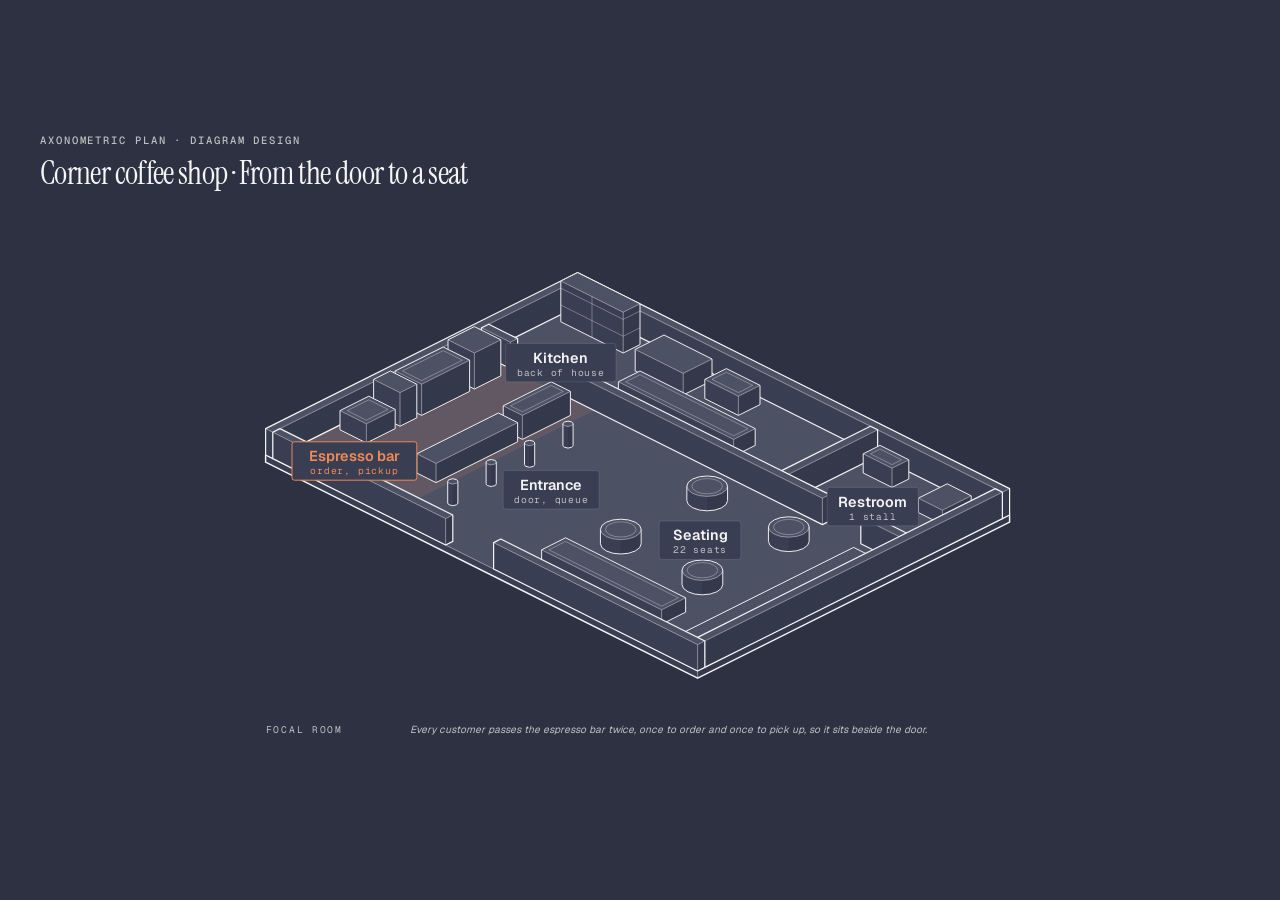
<file: skills/diagram-design/assets/example-axonometric-plan-coffee-shop-dark.html>
<!DOCTYPE html>
<html lang="en">
<head>
  <meta charset="UTF-8">
  <meta name="viewport" content="width=device-width, initial-scale=1.0">
  <title>Corner coffee shop · From the door to a seat</title>
  <link href="https://fonts.googleapis.com/css2?family=Instrument+Serif:ital@0;1&family=Geist:wght@400;500;600&family=Geist+Mono:wght@400;500;600&display=swap" rel="stylesheet">
  <style>
    *, *::before, *::after { box-sizing: border-box; margin: 0; padding: 0; }
    :root {
      --color-paper:   #2d3142;
      --color-ink:     #f5f5f5;
      --color-muted:   #bfc0c0;
      --color-accent:  #f08a59;
      --font-sans:     'Geist', system-ui, sans-serif;
      --font-serif:    'Instrument Serif', serif;
      --font-mono:     'Geist Mono', ui-monospace, monospace;
    }

    body {
      font-family: var(--font-sans);
      background: var(--color-paper);
      color: var(--color-ink);
      min-height: 100vh;
      display: flex;
      align-items: center;
      justify-content: center;
      padding: 3rem 2rem;
    }

    .frame { max-width: 1200px; width: 100%; }
    .diagram-container { width: 100%; overflow-x: auto; }

    .eyebrow {
      font-family: var(--font-mono);
      font-size: 0.66rem;
      font-weight: 500;
      letter-spacing: 0.18em;
      text-transform: uppercase;
      color: var(--color-muted);
      margin-bottom: 0.5rem;
    }

    h1 {
      font-family: var(--font-serif);
      font-size: clamp(1.5rem, 2.4vw + 0.75rem, 2rem);
      font-weight: 400;
      letter-spacing: -0.02em;
      line-height: 1.15;
      color: var(--color-ink);
      margin-bottom: 1.5rem;
    }

    svg { width: 100%; min-width: 1000px; display: block; }
    @media print {
      .diagram-container { overflow-x: visible; }
      svg { min-width: 0; }
    }
  </style>
</head>
<body>
  <div class="frame">
    <p class="eyebrow">Axonometric plan · Diagram Design</p>
    <h1>Corner coffee shop · From the door to a seat</h1>

    <div class="diagram-container">
      <svg viewBox="0 0 1000 460" xmlns="http://www.w3.org/2000/svg" role="img" aria-labelledby="axonometric-plan-coffee-shop-dark-title axonometric-plan-coffee-shop-dark-desc">
        <title id="axonometric-plan-coffee-shop-dark-title">Corner coffee shop · From the door to a seat</title>
        <desc id="axonometric-plan-coffee-shop-dark-desc">Axonometric floor plan of a small coffee shop with an entrance and queue, an espresso bar, seating, a kitchen, and a restroom, with the espresso bar as the focal room.</desc>
        <rect width="100%" height="100%" fill="#2d3142"/>
        <g data-axo-plan data-origin="448 76">
        <g data-plate data-rect="0 0 360 260 0" data-z="0" data-t="6"><path data-role="silhouette" d="M 188 200 L 188 200 L 448 70 L 448 70 L 808 250 L 808 250 L 808 256 L 808 256 L 548 386 L 548 386 L 188 206 L 188 206 Z" fill="#393e53"/><path d="M 548 380 L 548 380 L 188 200 L 188 200 L 448 70 L 448 70 L 808 250 L 808 250 Z" fill="rgba(245,245,245,0.10)"/><path d="M 548 380 L 548 380 L 808 250 L 808 250 L 808 256 L 808 256 L 548 386 L 548 386 Z" fill="rgba(45,49,66,0.45)"/><path d="M 188 200 L 188 200 L 548 380 L 548 380 L 808 250 L 808 250 M 548 380 L 548 386" fill="none" stroke="rgba(245,245,245,0.45)" stroke-width="0.8"/><path d="M 188 200 L 188 200 L 448 70 L 448 70 L 808 250 L 808 250 L 808 256 L 808 256 L 548 386 L 548 386 L 188 206 L 188 206 Z" fill="none" stroke="#f5f5f5" stroke-width="1.2" stroke-linejoin="round"/></g>
        <g data-room data-name="Entrance" data-rect="100 86 196 254 0"></g>
        <g data-room data-name="Espresso bar" data-rect="6 86 100 254 0" data-focal><path d="M 294 247 L 294 247 L 200 200 L 200 200 L 368 116 L 368 116 L 462 163 L 462 163 Z" fill="rgba(240,138,89,0.12)"/></g>
        <g data-room data-name="Seating" data-rect="196 86 354 254 0"></g>
        <g data-room data-name="Kitchen" data-rect="6 6 250 80 0"></g>
        <g data-room data-name="Restroom" data-rect="256 6 354 80 0"></g>
        <g data-box data-rect="0 0 360 6 0" data-z="6" data-h="22" data-kind="wall"><path data-role="silhouette" d="M 442 51 L 442 51 L 448 48 L 448 48 L 808 228 L 808 228 L 808 250 L 808 250 L 802 253 L 802 253 L 442 73 L 442 73 Z" fill="#393e53"/><path d="M 802 231 L 802 231 L 442 51 L 442 51 L 448 48 L 448 48 L 808 228 L 808 228 Z" fill="rgba(245,245,245,0.10)"/><path d="M 802 231 L 802 231 L 808 228 L 808 228 L 808 250 L 808 250 L 802 253 L 802 253 Z" fill="rgba(45,49,66,0.45)"/><path d="M 442 51 L 442 51 L 802 231 L 802 231 L 808 228 L 808 228 M 802 231 L 802 253" fill="none" stroke="rgba(245,245,245,0.45)" stroke-width="0.8"/><path d="M 442 51 L 442 51 L 448 48 L 448 48 L 808 228 L 808 228 L 808 250 L 808 250 L 802 253 L 802 253 L 442 73 L 442 73 Z" fill="none" stroke="#f5f5f5" stroke-width="1.0" stroke-linejoin="round"/></g>
        <g data-box data-rect="0 6 6 260 0" data-z="6" data-h="22" data-kind="wall"><path data-role="silhouette" d="M 188 178 L 188 178 L 442 51 L 442 51 L 448 54 L 448 54 L 448 76 L 448 76 L 194 203 L 194 203 L 188 200 L 188 200 Z" fill="#393e53"/><path d="M 194 181 L 194 181 L 188 178 L 188 178 L 442 51 L 442 51 L 448 54 L 448 54 Z" fill="rgba(245,245,245,0.10)"/><path d="M 194 181 L 194 181 L 448 54 L 448 54 L 448 76 L 448 76 L 194 203 L 194 203 Z" fill="rgba(45,49,66,0.45)"/><path d="M 188 178 L 188 178 L 194 181 L 194 181 L 448 54 L 448 54 M 194 181 L 194 203" fill="none" stroke="rgba(245,245,245,0.45)" stroke-width="0.8"/><path d="M 188 178 L 188 178 L 442 51 L 442 51 L 448 54 L 448 54 L 448 76 L 448 76 L 194 203 L 194 203 L 188 200 L 188 200 Z" fill="none" stroke="#f5f5f5" stroke-width="1.0" stroke-linejoin="round"/></g>
        <g data-box data-rect="12 12 64 26 0" data-z="6" data-h="34" data-kind="rack"><path data-role="silhouette" d="M 434 55 L 434 55 L 448 48 L 448 48 L 500 74 L 500 74 L 500 108 L 500 108 L 486 115 L 486 115 L 434 89 L 434 89 Z" fill="#393e53"/><path d="M 486 81 L 486 81 L 434 55 L 434 55 L 448 48 L 448 48 L 500 74 L 500 74 Z" fill="rgba(245,245,245,0.10)"/><path d="M 486 81 L 486 81 L 500 74 L 500 74 L 500 108 L 500 108 L 486 115 L 486 115 Z" fill="rgba(45,49,66,0.45)"/><path d="M 434 75 L 486 101 L 500 94" fill="none" stroke="rgba(245,245,245,0.45)" stroke-width="0.6"/><path d="M 434 61 L 486 87 L 500 80" fill="none" stroke="rgba(245,245,245,0.45)" stroke-width="0.6"/><line x1="460" y1="102" x2="460" y2="68" stroke="rgba(245,245,245,0.45)" stroke-width="0.6"/><path d="M 434 55 L 434 55 L 486 81 L 486 81 L 500 74 L 500 74 M 486 81 L 486 115" fill="none" stroke="rgba(245,245,245,0.45)" stroke-width="0.8"/><path d="M 434 55 L 434 55 L 448 48 L 448 48 L 500 74 L 500 74 L 500 108 L 500 108 L 486 115 L 486 115 L 434 89 L 434 89 Z" fill="none" stroke="#f5f5f5" stroke-width="0.8" stroke-linejoin="round"/></g>
        <g data-box data-rect="6 80 30 86 0" data-z="6" data-h="22" data-kind="wall"><path data-role="silhouette" d="M 368 94 L 368 94 L 374 91 L 374 91 L 398 103 L 398 103 L 398 125 L 398 125 L 392 128 L 392 128 L 368 116 L 368 116 Z" fill="#393e53"/><path d="M 392 106 L 392 106 L 368 94 L 368 94 L 374 91 L 374 91 L 398 103 L 398 103 Z" fill="rgba(245,245,245,0.10)"/><path d="M 392 106 L 392 106 L 398 103 L 398 103 L 398 125 L 398 125 L 392 128 L 392 128 Z" fill="rgba(45,49,66,0.45)"/><path d="M 368 94 L 368 94 L 392 106 L 392 106 L 398 103 L 398 103 M 392 106 L 392 128" fill="none" stroke="rgba(245,245,245,0.45)" stroke-width="0.8"/><path d="M 368 94 L 368 94 L 374 91 L 374 91 L 398 103 L 398 103 L 398 125 L 398 125 L 392 128 L 392 128 L 368 116 L 368 116 Z" fill="none" stroke="#f5f5f5" stroke-width="1.0" stroke-linejoin="round"/></g>
        <g data-box data-rect="84 12 124 36 0" data-z="6" data-h="18" data-kind="furniture"><path data-role="silhouette" d="M 496 112 L 496 112 L 520 100 L 520 100 L 560 120 L 560 120 L 560 138 L 560 138 L 536 150 L 536 150 L 496 130 L 496 130 Z" fill="#393e53"/><path d="M 536 132 L 536 132 L 496 112 L 496 112 L 520 100 L 520 100 L 560 120 L 560 120 Z" fill="rgba(245,245,245,0.10)"/><path d="M 536 132 L 536 132 L 560 120 L 560 120 L 560 138 L 560 138 L 536 150 L 536 150 Z" fill="rgba(45,49,66,0.45)"/><path d="M 496 112 L 496 112 L 536 132 L 536 132 L 560 120 L 560 120 M 536 132 L 536 150" fill="none" stroke="rgba(245,245,245,0.45)" stroke-width="0.8"/><path d="M 496 112 L 496 112 L 520 100 L 520 100 L 560 120 L 560 120 L 560 138 L 560 138 L 536 150 L 536 150 L 496 130 L 496 130 Z" fill="none" stroke="#f5f5f5" stroke-width="0.8" stroke-linejoin="round"/></g>
        <g data-box data-rect="10 96 32 118 0" data-z="6" data-h="30" data-kind="furniture"><path data-role="silhouette" d="M 340 104 L 340 104 L 362 93 L 362 93 L 384 104 L 384 104 L 384 134 L 384 134 L 362 145 L 362 145 L 340 134 L 340 134 Z" fill="#393e53"/><path d="M 362 115 L 362 115 L 340 104 L 340 104 L 362 93 L 362 93 L 384 104 L 384 104 Z" fill="rgba(245,245,245,0.10)"/><path d="M 362 115 L 362 115 L 384 104 L 384 104 L 384 134 L 384 134 L 362 145 L 362 145 Z" fill="rgba(45,49,66,0.45)"/><path d="M 340 104 L 340 104 L 362 115 L 362 115 L 384 104 L 384 104 M 362 115 L 362 145" fill="none" stroke="rgba(245,245,245,0.45)" stroke-width="0.8"/><path d="M 340 104 L 340 104 L 362 93 L 362 93 L 384 104 L 384 104 L 384 134 L 384 134 L 362 145 L 362 145 L 340 134 L 340 134 Z" fill="none" stroke="#f5f5f5" stroke-width="0.8" stroke-linejoin="round"/></g>
        <g data-box data-rect="10 122 32 162 0" data-z="6" data-h="26" data-kind="furniture"><path data-role="silhouette" d="M 296 130 L 296 130 L 336 110 L 336 110 L 358 121 L 358 121 L 358 147 L 358 147 L 318 167 L 318 167 L 296 156 L 296 156 Z" fill="#393e53"/><path d="M 318 141 L 318 141 L 296 130 L 296 130 L 336 110 L 336 110 L 358 121 L 358 121 Z" fill="rgba(245,245,245,0.10)"/><path d="M 318 141 L 318 141 L 358 121 L 358 121 L 358 147 L 358 147 L 318 167 L 318 167 Z" fill="rgba(45,49,66,0.45)"/><path d="M 318 138 L 318 138 L 302 130 L 302 130 L 336 113 L 336 113 L 352 121 L 352 121 Z" fill="none" stroke="rgba(245,245,245,0.45)" stroke-width="0.6"/><path d="M 296 130 L 296 130 L 318 141 L 318 141 L 358 121 L 358 121 M 318 141 L 318 167" fill="none" stroke="rgba(245,245,245,0.45)" stroke-width="0.8"/><path d="M 296 130 L 296 130 L 336 110 L 336 110 L 358 121 L 358 121 L 358 147 L 358 147 L 318 167 L 318 167 L 296 156 L 296 156 Z" fill="none" stroke="#f5f5f5" stroke-width="0.8" stroke-linejoin="round"/></g>
        <g data-box data-rect="136 12 164 30 0" data-z="6" data-h="16" data-kind="furniture"><path data-role="silhouette" d="M 554 137 L 554 137 L 572 128 L 572 128 L 600 142 L 600 142 L 600 158 L 600 158 L 582 167 L 582 167 L 554 153 L 554 153 Z" fill="#393e53"/><path d="M 582 151 L 582 151 L 554 137 L 554 137 L 572 128 L 572 128 L 600 142 L 600 142 Z" fill="rgba(245,245,245,0.10)"/><path d="M 582 151 L 582 151 L 600 142 L 600 142 L 600 158 L 600 158 L 582 167 L 582 167 Z" fill="rgba(45,49,66,0.45)"/><path d="M 582 148 L 582 148 L 560 137 L 560 137 L 572 131 L 572 131 L 594 142 L 594 142 Z" fill="none" stroke="rgba(245,245,245,0.45)" stroke-width="0.6"/><path d="M 554 137 L 554 137 L 582 151 L 582 151 L 600 142 L 600 142 M 582 151 L 582 167" fill="none" stroke="rgba(245,245,245,0.45)" stroke-width="0.8"/><path d="M 554 137 L 554 137 L 572 128 L 572 128 L 600 142 L 600 142 L 600 158 L 600 158 L 582 167 L 582 167 L 554 153 L 554 153 Z" fill="none" stroke="#f5f5f5" stroke-width="0.8" stroke-linejoin="round"/></g>
        <g data-box data-rect="100 48 196 66 0" data-z="6" data-h="14" data-kind="furniture"><path data-role="silhouette" d="M 482 139 L 482 139 L 500 130 L 500 130 L 596 178 L 596 178 L 596 192 L 596 192 L 578 201 L 578 201 L 482 153 L 482 153 Z" fill="#393e53"/><path d="M 578 187 L 578 187 L 482 139 L 482 139 L 500 130 L 500 130 L 596 178 L 596 178 Z" fill="rgba(245,245,245,0.10)"/><path d="M 578 187 L 578 187 L 596 178 L 596 178 L 596 192 L 596 192 L 578 201 L 578 201 Z" fill="rgba(45,49,66,0.45)"/><path d="M 578 184 L 578 184 L 488 139 L 488 139 L 500 133 L 500 133 L 590 178 L 590 178 Z" fill="none" stroke="rgba(245,245,245,0.45)" stroke-width="0.6"/><path d="M 482 139 L 482 139 L 578 187 L 578 187 L 596 178 L 596 178 M 578 187 L 578 201" fill="none" stroke="rgba(245,245,245,0.45)" stroke-width="0.8"/><path d="M 482 139 L 482 139 L 500 130 L 500 130 L 596 178 L 596 178 L 596 192 L 596 192 L 578 201 L 578 201 L 482 153 L 482 153 Z" fill="none" stroke="#f5f5f5" stroke-width="0.8" stroke-linejoin="round"/></g>
        <g data-box data-rect="10 166 32 180 0" data-z="6" data-h="28" data-kind="furniture"><path data-role="silhouette" d="M 278 137 L 278 137 L 292 130 L 292 130 L 314 141 L 314 141 L 314 169 L 314 169 L 300 176 L 300 176 L 278 165 L 278 165 Z" fill="#393e53"/><path d="M 300 148 L 300 148 L 278 137 L 278 137 L 292 130 L 292 130 L 314 141 L 314 141 Z" fill="rgba(245,245,245,0.10)"/><path d="M 300 148 L 300 148 L 314 141 L 314 141 L 314 169 L 314 169 L 300 176 L 300 176 Z" fill="rgba(45,49,66,0.45)"/><path d="M 278 137 L 278 137 L 300 148 L 300 148 L 314 141 L 314 141 M 300 148 L 300 176" fill="none" stroke="rgba(245,245,245,0.45)" stroke-width="0.8"/><path d="M 278 137 L 278 137 L 292 130 L 292 130 L 314 141 L 314 141 L 314 169 L 314 169 L 300 176 L 300 176 L 278 165 L 278 165 Z" fill="none" stroke="#f5f5f5" stroke-width="0.8" stroke-linejoin="round"/></g>
        <g data-box data-rect="10 184 32 208 0" data-z="6" data-h="16" data-kind="furniture"><path data-role="silhouette" d="M 250 163 L 250 163 L 274 151 L 274 151 L 296 162 L 296 162 L 296 178 L 296 178 L 272 190 L 272 190 L 250 179 L 250 179 Z" fill="#393e53"/><path d="M 272 174 L 272 174 L 250 163 L 250 163 L 274 151 L 274 151 L 296 162 L 296 162 Z" fill="rgba(245,245,245,0.10)"/><path d="M 272 174 L 272 174 L 296 162 L 296 162 L 296 178 L 296 178 L 272 190 L 272 190 Z" fill="rgba(45,49,66,0.45)"/><path d="M 272 171 L 272 171 L 256 163 L 256 163 L 274 154 L 274 154 L 290 162 L 290 162 Z" fill="none" stroke="rgba(245,245,245,0.45)" stroke-width="0.6"/><path d="M 250 163 L 250 163 L 272 174 L 272 174 L 296 162 L 296 162 M 272 174 L 272 190" fill="none" stroke="rgba(245,245,245,0.45)" stroke-width="0.8"/><path d="M 250 163 L 250 163 L 274 151 L 274 151 L 296 162 L 296 162 L 296 178 L 296 178 L 272 190 L 272 190 L 250 179 L 250 179 Z" fill="none" stroke="#f5f5f5" stroke-width="0.8" stroke-linejoin="round"/></g>
        <g data-box data-rect="250 6 256 80 0" data-z="6" data-h="22" data-kind="wall"><path data-role="silhouette" d="M 618 213 L 618 213 L 692 176 L 692 176 L 698 179 L 698 179 L 698 201 L 698 201 L 624 238 L 624 238 L 618 235 L 618 235 Z" fill="#393e53"/><path d="M 624 216 L 624 216 L 618 213 L 618 213 L 692 176 L 692 176 L 698 179 L 698 179 Z" fill="rgba(245,245,245,0.10)"/><path d="M 624 216 L 624 216 L 698 179 L 698 179 L 698 201 L 698 201 L 624 238 L 624 238 Z" fill="rgba(45,49,66,0.45)"/><path d="M 618 213 L 618 213 L 624 216 L 624 216 L 698 179 L 698 179 M 624 216 L 624 238" fill="none" stroke="rgba(245,245,245,0.45)" stroke-width="0.8"/><path d="M 618 213 L 618 213 L 692 176 L 692 176 L 698 179 L 698 179 L 698 201 L 698 201 L 624 238 L 624 238 L 618 235 L 618 235 Z" fill="none" stroke="#f5f5f5" stroke-width="1.0" stroke-linejoin="round"/></g>
        <g data-box data-rect="64 80 290 86 0" data-z="6" data-h="22" data-kind="wall"><path data-role="silhouette" d="M 426 123 L 426 123 L 432 120 L 432 120 L 658 233 L 658 233 L 658 255 L 658 255 L 652 258 L 652 258 L 426 145 L 426 145 Z" fill="#393e53"/><path d="M 652 236 L 652 236 L 426 123 L 426 123 L 432 120 L 432 120 L 658 233 L 658 233 Z" fill="rgba(245,245,245,0.10)"/><path d="M 652 236 L 652 236 L 658 233 L 658 233 L 658 255 L 658 255 L 652 258 L 652 258 Z" fill="rgba(45,49,66,0.45)"/><path d="M 426 123 L 426 123 L 652 236 L 652 236 L 658 233 L 658 233 M 652 236 L 652 258" fill="none" stroke="rgba(245,245,245,0.45)" stroke-width="0.8"/><path d="M 426 123 L 426 123 L 432 120 L 432 120 L 658 233 L 658 233 L 658 255 L 658 255 L 652 258 L 652 258 L 426 145 L 426 145 Z" fill="none" stroke="#f5f5f5" stroke-width="1.0" stroke-linejoin="round"/></g>
        <g data-box data-rect="78 100 94 140 0" data-z="6" data-h="20" data-kind="furniture"><path data-role="silhouette" d="M 386 159 L 386 159 L 426 139 L 426 139 L 442 147 L 442 147 L 442 167 L 442 167 L 402 187 L 402 187 L 386 179 L 386 179 Z" fill="#393e53"/><path d="M 402 167 L 402 167 L 386 159 L 386 159 L 426 139 L 426 139 L 442 147 L 442 147 Z" fill="rgba(245,245,245,0.10)"/><path d="M 402 167 L 402 167 L 442 147 L 442 147 L 442 167 L 442 167 L 402 187 L 402 187 Z" fill="rgba(45,49,66,0.45)"/><path d="M 402 164 L 402 164 L 392 159 L 392 159 L 426 142 L 426 142 L 436 147 L 436 147 Z" fill="none" stroke="rgba(245,245,245,0.45)" stroke-width="0.6"/><path d="M 386 159 L 386 159 L 402 167 L 402 167 L 442 147 L 442 147 M 402 167 L 402 187" fill="none" stroke="rgba(245,245,245,0.45)" stroke-width="0.8"/><path d="M 386 159 L 386 159 L 426 139 L 426 139 L 442 147 L 442 147 L 442 167 L 442 167 L 402 187 L 402 187 L 386 179 L 386 179 Z" fill="none" stroke="#f5f5f5" stroke-width="0.8" stroke-linejoin="round"/></g>
        <g data-box data-rect="78 144 94 212 0" data-z="6" data-h="16" data-kind="furniture"><path data-role="silhouette" d="M 314 199 L 314 199 L 382 165 L 382 165 L 398 173 L 398 173 L 398 189 L 398 189 L 330 223 L 330 223 L 314 215 L 314 215 Z" fill="#393e53"/><path d="M 330 207 L 330 207 L 314 199 L 314 199 L 382 165 L 382 165 L 398 173 L 398 173 Z" fill="rgba(245,245,245,0.10)"/><path d="M 330 207 L 330 207 L 398 173 L 398 173 L 398 189 L 398 189 L 330 223 L 330 223 Z" fill="rgba(45,49,66,0.45)"/><path d="M 314 199 L 314 199 L 330 207 L 330 207 L 398 173 L 398 173 M 330 207 L 330 223" fill="none" stroke="rgba(245,245,245,0.45)" stroke-width="0.8"/><path d="M 314 199 L 314 199 L 382 165 L 382 165 L 398 173 L 398 173 L 398 189 L 398 189 L 330 223 L 330 223 L 314 215 L 314 215 Z" fill="none" stroke="#f5f5f5" stroke-width="0.8" stroke-linejoin="round"/></g>
        <g data-box data-rect="115 123 121 129 3" data-z="6" data-h="18" data-kind="furniture"><path data-role="silhouette" d="M 435.76 174 A 4.24 2.12 0 0 1 437 172.5 L 437 172.5 A 4.24 2.12 0 0 1 443 172.5 L 443 172.5 A 4.24 2.12 0 0 1 444.24 174 L 444.24 192 A 4.24 2.12 0 0 1 443 193.5 L 443 193.5 A 4.24 2.12 0 0 1 437 193.5 L 437 193.5 A 4.24 2.12 0 0 1 435.76 192 Z" fill="#393e53"/><path d="M 443 175.5 A 4.24 2.12 0 0 1 437 175.5 L 437 175.5 A 4.24 2.12 0 0 1 437 172.5 L 437 172.5 A 4.24 2.12 0 0 1 443 172.5 L 443 172.5 A 4.24 2.12 0 0 1 443 175.5 Z" fill="rgba(245,245,245,0.10)"/><path d="M 440 176.12 A 4.24 2.12 0 0 0 443 175.5 L 443 175.5 A 4.24 2.12 0 0 0 444.24 174 L 444.24 192 A 4.24 2.12 0 0 1 443 193.5 L 443 193.5 A 4.24 2.12 0 0 1 440 194.12 Z" fill="rgba(45,49,66,0.45)"/><path d="M 435.76 174 A 4.24 2.12 0 0 0 437 175.5 L 437 175.5 A 4.24 2.12 0 0 0 443 175.5 L 443 175.5 A 4.24 2.12 0 0 0 444.24 174" fill="none" stroke="rgba(245,245,245,0.45)" stroke-width="0.8"/><path d="M 435.76 174 A 4.24 2.12 0 0 1 437 172.5 L 437 172.5 A 4.24 2.12 0 0 1 443 172.5 L 443 172.5 A 4.24 2.12 0 0 1 444.24 174 L 444.24 192 A 4.24 2.12 0 0 1 443 193.5 L 443 193.5 A 4.24 2.12 0 0 1 437 193.5 L 437 193.5 A 4.24 2.12 0 0 1 435.76 192 Z" fill="none" stroke="#f5f5f5" stroke-width="0.8" stroke-linejoin="round"/></g>
        <g data-box data-rect="115 155 121 161 3" data-z="6" data-h="18" data-kind="furniture"><path data-role="silhouette" d="M 403.76 190 A 4.24 2.12 0 0 1 405 188.5 L 405 188.5 A 4.24 2.12 0 0 1 411 188.5 L 411 188.5 A 4.24 2.12 0 0 1 412.24 190 L 412.24 208 A 4.24 2.12 0 0 1 411 209.5 L 411 209.5 A 4.24 2.12 0 0 1 405 209.5 L 405 209.5 A 4.24 2.12 0 0 1 403.76 208 Z" fill="#393e53"/><path d="M 411 191.5 A 4.24 2.12 0 0 1 405 191.5 L 405 191.5 A 4.24 2.12 0 0 1 405 188.5 L 405 188.5 A 4.24 2.12 0 0 1 411 188.5 L 411 188.5 A 4.24 2.12 0 0 1 411 191.5 Z" fill="rgba(245,245,245,0.10)"/><path d="M 408 192.12 A 4.24 2.12 0 0 0 411 191.5 L 411 191.5 A 4.24 2.12 0 0 0 412.24 190 L 412.24 208 A 4.24 2.12 0 0 1 411 209.5 L 411 209.5 A 4.24 2.12 0 0 1 408 210.12 Z" fill="rgba(45,49,66,0.45)"/><path d="M 403.76 190 A 4.24 2.12 0 0 0 405 191.5 L 405 191.5 A 4.24 2.12 0 0 0 411 191.5 L 411 191.5 A 4.24 2.12 0 0 0 412.24 190" fill="none" stroke="rgba(245,245,245,0.45)" stroke-width="0.8"/><path d="M 403.76 190 A 4.24 2.12 0 0 1 405 188.5 L 405 188.5 A 4.24 2.12 0 0 1 411 188.5 L 411 188.5 A 4.24 2.12 0 0 1 412.24 190 L 412.24 208 A 4.24 2.12 0 0 1 411 209.5 L 411 209.5 A 4.24 2.12 0 0 1 405 209.5 L 405 209.5 A 4.24 2.12 0 0 1 403.76 208 Z" fill="none" stroke="#f5f5f5" stroke-width="0.8" stroke-linejoin="round"/></g>
        <g data-box data-rect="264 12 288 26 0" data-z="6" data-h="16" data-kind="furniture"><path data-role="silhouette" d="M 686 199 L 686 199 L 700 192 L 700 192 L 724 204 L 724 204 L 724 220 L 724 220 L 710 227 L 710 227 L 686 215 L 686 215 Z" fill="#393e53"/><path d="M 710 211 L 710 211 L 686 199 L 686 199 L 700 192 L 700 192 L 724 204 L 724 204 Z" fill="rgba(245,245,245,0.10)"/><path d="M 710 211 L 710 211 L 724 204 L 724 204 L 724 220 L 724 220 L 710 227 L 710 227 Z" fill="rgba(45,49,66,0.45)"/><path d="M 710 208 L 710 208 L 692 199 L 692 199 L 700 195 L 700 195 L 718 204 L 718 204 Z" fill="none" stroke="rgba(245,245,245,0.45)" stroke-width="0.6"/><path d="M 686 199 L 686 199 L 710 211 L 710 211 L 724 204 L 724 204 M 710 211 L 710 227" fill="none" stroke="rgba(245,245,245,0.45)" stroke-width="0.8"/><path d="M 686 199 L 686 199 L 700 192 L 700 192 L 724 204 L 724 204 L 724 220 L 724 220 L 710 227 L 710 227 L 686 215 L 686 215 Z" fill="none" stroke="#f5f5f5" stroke-width="0.8" stroke-linejoin="round"/></g>
        <g data-box data-rect="115 187 121 193 3" data-z="6" data-h="18" data-kind="furniture"><path data-role="silhouette" d="M 371.76 206 A 4.24 2.12 0 0 1 373 204.5 L 373 204.5 A 4.24 2.12 0 0 1 379 204.5 L 379 204.5 A 4.24 2.12 0 0 1 380.24 206 L 380.24 224 A 4.24 2.12 0 0 1 379 225.5 L 379 225.5 A 4.24 2.12 0 0 1 373 225.5 L 373 225.5 A 4.24 2.12 0 0 1 371.76 224 Z" fill="#393e53"/><path d="M 379 207.5 A 4.24 2.12 0 0 1 373 207.5 L 373 207.5 A 4.24 2.12 0 0 1 373 204.5 L 373 204.5 A 4.24 2.12 0 0 1 379 204.5 L 379 204.5 A 4.24 2.12 0 0 1 379 207.5 Z" fill="rgba(245,245,245,0.10)"/><path d="M 376 208.12 A 4.24 2.12 0 0 0 379 207.5 L 379 207.5 A 4.24 2.12 0 0 0 380.24 206 L 380.24 224 A 4.24 2.12 0 0 1 379 225.5 L 379 225.5 A 4.24 2.12 0 0 1 376 226.12 Z" fill="rgba(45,49,66,0.45)"/><path d="M 371.76 206 A 4.24 2.12 0 0 0 373 207.5 L 373 207.5 A 4.24 2.12 0 0 0 379 207.5 L 379 207.5 A 4.24 2.12 0 0 0 380.24 206" fill="none" stroke="rgba(245,245,245,0.45)" stroke-width="0.8"/><path d="M 371.76 206 A 4.24 2.12 0 0 1 373 204.5 L 373 204.5 A 4.24 2.12 0 0 1 379 204.5 L 379 204.5 A 4.24 2.12 0 0 1 380.24 206 L 380.24 224 A 4.24 2.12 0 0 1 379 225.5 L 379 225.5 A 4.24 2.12 0 0 1 373 225.5 L 373 225.5 A 4.24 2.12 0 0 1 371.76 224 Z" fill="none" stroke="#f5f5f5" stroke-width="0.8" stroke-linejoin="round"/></g>
        <g data-box data-rect="210 102 234 126 12" data-z="6" data-h="12" data-kind="furniture"><path data-role="silhouette" d="M 539.03 226 A 16.97 8.49 0 0 1 544 220 L 544 220 A 16.97 8.49 0 0 1 568 220 L 568 220 A 16.97 8.49 0 0 1 572.97 226 L 572.97 238 A 16.97 8.49 0 0 1 568 244 L 568 244 A 16.97 8.49 0 0 1 544 244 L 544 244 A 16.97 8.49 0 0 1 539.03 238 Z" fill="#393e53"/><path d="M 568 232 A 16.97 8.49 0 0 1 544 232 L 544 232 A 16.97 8.49 0 0 1 544 220 L 544 220 A 16.97 8.49 0 0 1 568 220 L 568 220 A 16.97 8.49 0 0 1 568 232 Z" fill="rgba(245,245,245,0.10)"/><path d="M 556 234.49 A 16.97 8.49 0 0 0 568 232 L 568 232 A 16.97 8.49 0 0 0 572.97 226 L 572.97 238 A 16.97 8.49 0 0 1 568 244 L 568 244 A 16.97 8.49 0 0 1 556 246.49 Z" fill="rgba(45,49,66,0.45)"/><path d="M 565 230.5 A 12.73 6.36 0 0 1 547 230.5 L 547 230.5 A 12.73 6.36 0 0 1 547 221.5 L 547 221.5 A 12.73 6.36 0 0 1 565 221.5 L 565 221.5 A 12.73 6.36 0 0 1 565 230.5 Z" fill="none" stroke="rgba(245,245,245,0.45)" stroke-width="0.6"/><path d="M 539.03 226 A 16.97 8.49 0 0 0 544 232 L 544 232 A 16.97 8.49 0 0 0 568 232 L 568 232 A 16.97 8.49 0 0 0 572.97 226" fill="none" stroke="rgba(245,245,245,0.45)" stroke-width="0.8"/><path d="M 539.03 226 A 16.97 8.49 0 0 1 544 220 L 544 220 A 16.97 8.49 0 0 1 568 220 L 568 220 A 16.97 8.49 0 0 1 572.97 226 L 572.97 238 A 16.97 8.49 0 0 1 568 244 L 568 244 A 16.97 8.49 0 0 1 544 244 L 544 244 A 16.97 8.49 0 0 1 539.03 238 Z" fill="none" stroke="#f5f5f5" stroke-width="0.8" stroke-linejoin="round"/></g>
        <g data-box data-rect="320 12 340 36 0" data-z="6" data-h="12" data-kind="furniture"><path data-role="silhouette" d="M 732 236 L 732 236 L 756 224 L 756 224 L 776 234 L 776 234 L 776 246 L 776 246 L 752 258 L 752 258 L 732 248 L 732 248 Z" fill="#393e53"/><path d="M 752 246 L 752 246 L 732 236 L 732 236 L 756 224 L 756 224 L 776 234 L 776 234 Z" fill="rgba(245,245,245,0.10)"/><path d="M 752 246 L 752 246 L 776 234 L 776 234 L 776 246 L 776 246 L 752 258 L 752 258 Z" fill="rgba(45,49,66,0.45)"/><path d="M 732 236 L 732 236 L 752 246 L 752 246 L 776 234 L 776 234 M 752 246 L 752 258" fill="none" stroke="rgba(245,245,245,0.45)" stroke-width="0.8"/><path d="M 732 236 L 732 236 L 756 224 L 756 224 L 776 234 L 776 234 L 776 246 L 776 246 L 752 258 L 752 258 L 732 248 L 732 248 Z" fill="none" stroke="#f5f5f5" stroke-width="0.8" stroke-linejoin="round"/></g>
        <g data-box data-rect="115 219 121 225 3" data-z="6" data-h="18" data-kind="furniture"><path data-role="silhouette" d="M 339.76 222 A 4.24 2.12 0 0 1 341 220.5 L 341 220.5 A 4.24 2.12 0 0 1 347 220.5 L 347 220.5 A 4.24 2.12 0 0 1 348.24 222 L 348.24 240 A 4.24 2.12 0 0 1 347 241.5 L 347 241.5 A 4.24 2.12 0 0 1 341 241.5 L 341 241.5 A 4.24 2.12 0 0 1 339.76 240 Z" fill="#393e53"/><path d="M 347 223.5 A 4.24 2.12 0 0 1 341 223.5 L 341 223.5 A 4.24 2.12 0 0 1 341 220.5 L 341 220.5 A 4.24 2.12 0 0 1 347 220.5 L 347 220.5 A 4.24 2.12 0 0 1 347 223.5 Z" fill="rgba(245,245,245,0.10)"/><path d="M 344 224.12 A 4.24 2.12 0 0 0 347 223.5 L 347 223.5 A 4.24 2.12 0 0 0 348.24 222 L 348.24 240 A 4.24 2.12 0 0 1 347 241.5 L 347 241.5 A 4.24 2.12 0 0 1 344 242.12 Z" fill="rgba(45,49,66,0.45)"/><path d="M 339.76 222 A 4.24 2.12 0 0 0 341 223.5 L 341 223.5 A 4.24 2.12 0 0 0 347 223.5 L 347 223.5 A 4.24 2.12 0 0 0 348.24 222" fill="none" stroke="rgba(245,245,245,0.45)" stroke-width="0.8"/><path d="M 339.76 222 A 4.24 2.12 0 0 1 341 220.5 L 341 220.5 A 4.24 2.12 0 0 1 347 220.5 L 347 220.5 A 4.24 2.12 0 0 1 348.24 222 L 348.24 240 A 4.24 2.12 0 0 1 347 241.5 L 347 241.5 A 4.24 2.12 0 0 1 341 241.5 L 341 241.5 A 4.24 2.12 0 0 1 339.76 240 Z" fill="none" stroke="#f5f5f5" stroke-width="0.8" stroke-linejoin="round"/></g>
        <g data-box data-rect="6 254 150 260 0" data-z="6" data-h="22" data-kind="wall"><path data-role="silhouette" d="M 194 181 L 194 181 L 200 178 L 200 178 L 344 250 L 344 250 L 344 272 L 344 272 L 338 275 L 338 275 L 194 203 L 194 203 Z" fill="#393e53"/><path d="M 338 253 L 338 253 L 194 181 L 194 181 L 200 178 L 200 178 L 344 250 L 344 250 Z" fill="rgba(245,245,245,0.10)"/><path d="M 338 253 L 338 253 L 344 250 L 344 250 L 344 272 L 344 272 L 338 275 L 338 275 Z" fill="rgba(45,49,66,0.45)"/><path d="M 194 181 L 194 181 L 338 253 L 338 253 L 344 250 L 344 250 M 338 253 L 338 275" fill="none" stroke="rgba(245,245,245,0.45)" stroke-width="0.8"/><path d="M 194 181 L 194 181 L 200 178 L 200 178 L 344 250 L 344 250 L 344 272 L 344 272 L 338 275 L 338 275 L 194 203 L 194 203 Z" fill="none" stroke="#f5f5f5" stroke-width="1.0" stroke-linejoin="round"/></g>
        <g data-box data-rect="278 102 302 126 12" data-z="6" data-h="12" data-kind="furniture"><path data-role="silhouette" d="M 607.03 260 A 16.97 8.49 0 0 1 612 254 L 612 254 A 16.97 8.49 0 0 1 636 254 L 636 254 A 16.97 8.49 0 0 1 640.97 260 L 640.97 272 A 16.97 8.49 0 0 1 636 278 L 636 278 A 16.97 8.49 0 0 1 612 278 L 612 278 A 16.97 8.49 0 0 1 607.03 272 Z" fill="#393e53"/><path d="M 636 266 A 16.97 8.49 0 0 1 612 266 L 612 266 A 16.97 8.49 0 0 1 612 254 L 612 254 A 16.97 8.49 0 0 1 636 254 L 636 254 A 16.97 8.49 0 0 1 636 266 Z" fill="rgba(245,245,245,0.10)"/><path d="M 624 268.49 A 16.97 8.49 0 0 0 636 266 L 636 266 A 16.97 8.49 0 0 0 640.97 260 L 640.97 272 A 16.97 8.49 0 0 1 636 278 L 636 278 A 16.97 8.49 0 0 1 624 280.49 Z" fill="rgba(45,49,66,0.45)"/><path d="M 633 264.5 A 12.73 6.36 0 0 1 615 264.5 L 615 264.5 A 12.73 6.36 0 0 1 615 255.5 L 615 255.5 A 12.73 6.36 0 0 1 633 255.5 L 633 255.5 A 12.73 6.36 0 0 1 633 264.5 Z" fill="none" stroke="rgba(245,245,245,0.45)" stroke-width="0.6"/><path d="M 607.03 260 A 16.97 8.49 0 0 0 612 266 L 612 266 A 16.97 8.49 0 0 0 636 266 L 636 266 A 16.97 8.49 0 0 0 640.97 260" fill="none" stroke="rgba(245,245,245,0.45)" stroke-width="0.8"/><path d="M 607.03 260 A 16.97 8.49 0 0 1 612 254 L 612 254 A 16.97 8.49 0 0 1 636 254 L 636 254 A 16.97 8.49 0 0 1 640.97 260 L 640.97 272 A 16.97 8.49 0 0 1 636 278 L 636 278 A 16.97 8.49 0 0 1 612 278 L 612 278 A 16.97 8.49 0 0 1 607.03 272 Z" fill="none" stroke="#f5f5f5" stroke-width="0.8" stroke-linejoin="round"/></g>
        <g data-box data-rect="210 174 234 198 12" data-z="6" data-h="12" data-kind="furniture"><path data-role="silhouette" d="M 467.03 262 A 16.97 8.49 0 0 1 472 256 L 472 256 A 16.97 8.49 0 0 1 496 256 L 496 256 A 16.97 8.49 0 0 1 500.97 262 L 500.97 274 A 16.97 8.49 0 0 1 496 280 L 496 280 A 16.97 8.49 0 0 1 472 280 L 472 280 A 16.97 8.49 0 0 1 467.03 274 Z" fill="#393e53"/><path d="M 496 268 A 16.97 8.49 0 0 1 472 268 L 472 268 A 16.97 8.49 0 0 1 472 256 L 472 256 A 16.97 8.49 0 0 1 496 256 L 496 256 A 16.97 8.49 0 0 1 496 268 Z" fill="rgba(245,245,245,0.10)"/><path d="M 484 270.49 A 16.97 8.49 0 0 0 496 268 L 496 268 A 16.97 8.49 0 0 0 500.97 262 L 500.97 274 A 16.97 8.49 0 0 1 496 280 L 496 280 A 16.97 8.49 0 0 1 484 282.49 Z" fill="rgba(45,49,66,0.45)"/><path d="M 493 266.5 A 12.73 6.36 0 0 1 475 266.5 L 475 266.5 A 12.73 6.36 0 0 1 475 257.5 L 475 257.5 A 12.73 6.36 0 0 1 493 257.5 L 493 257.5 A 12.73 6.36 0 0 1 493 266.5 Z" fill="none" stroke="rgba(245,245,245,0.45)" stroke-width="0.6"/><path d="M 467.03 262 A 16.97 8.49 0 0 0 472 268 L 472 268 A 16.97 8.49 0 0 0 496 268 L 496 268 A 16.97 8.49 0 0 0 500.97 262" fill="none" stroke="rgba(245,245,245,0.45)" stroke-width="0.8"/><path d="M 467.03 262 A 16.97 8.49 0 0 1 472 256 L 472 256 A 16.97 8.49 0 0 1 496 256 L 496 256 A 16.97 8.49 0 0 1 500.97 262 L 500.97 274 A 16.97 8.49 0 0 1 496 280 L 496 280 A 16.97 8.49 0 0 1 472 280 L 472 280 A 16.97 8.49 0 0 1 467.03 274 Z" fill="none" stroke="#f5f5f5" stroke-width="0.8" stroke-linejoin="round"/></g>
        <g data-box data-rect="322 80 354 86 0" data-z="6" data-h="22" data-kind="wall"><path data-role="silhouette" d="M 684 252 L 684 252 L 690 249 L 690 249 L 722 265 L 722 265 L 722 287 L 722 287 L 716 290 L 716 290 L 684 274 L 684 274 Z" fill="#393e53"/><path d="M 716 268 L 716 268 L 684 252 L 684 252 L 690 249 L 690 249 L 722 265 L 722 265 Z" fill="rgba(245,245,245,0.10)"/><path d="M 716 268 L 716 268 L 722 265 L 722 265 L 722 287 L 722 287 L 716 290 L 716 290 Z" fill="rgba(45,49,66,0.45)"/><path d="M 684 252 L 684 252 L 716 268 L 716 268 L 722 265 L 722 265 M 716 268 L 716 290" fill="none" stroke="rgba(245,245,245,0.45)" stroke-width="0.8"/><path d="M 684 252 L 684 252 L 690 249 L 690 249 L 722 265 L 722 265 L 722 287 L 722 287 L 716 290 L 716 290 L 684 274 L 684 274 Z" fill="none" stroke="#f5f5f5" stroke-width="1.0" stroke-linejoin="round"/></g>
        <g data-box data-rect="278 174 302 198 12" data-z="6" data-h="12" data-kind="furniture"><path data-role="silhouette" d="M 535.03 296 A 16.97 8.49 0 0 1 540 290 L 540 290 A 16.97 8.49 0 0 1 564 290 L 564 290 A 16.97 8.49 0 0 1 568.97 296 L 568.97 308 A 16.97 8.49 0 0 1 564 314 L 564 314 A 16.97 8.49 0 0 1 540 314 L 540 314 A 16.97 8.49 0 0 1 535.03 308 Z" fill="#393e53"/><path d="M 564 302 A 16.97 8.49 0 0 1 540 302 L 540 302 A 16.97 8.49 0 0 1 540 290 L 540 290 A 16.97 8.49 0 0 1 564 290 L 564 290 A 16.97 8.49 0 0 1 564 302 Z" fill="rgba(245,245,245,0.10)"/><path d="M 552 304.49 A 16.97 8.49 0 0 0 564 302 L 564 302 A 16.97 8.49 0 0 0 568.97 296 L 568.97 308 A 16.97 8.49 0 0 1 564 314 L 564 314 A 16.97 8.49 0 0 1 552 316.49 Z" fill="rgba(45,49,66,0.45)"/><path d="M 561 300.5 A 12.73 6.36 0 0 1 543 300.5 L 543 300.5 A 12.73 6.36 0 0 1 543 291.5 L 543 291.5 A 12.73 6.36 0 0 1 561 291.5 L 561 291.5 A 12.73 6.36 0 0 1 561 300.5 Z" fill="none" stroke="rgba(245,245,245,0.45)" stroke-width="0.6"/><path d="M 535.03 296 A 16.97 8.49 0 0 0 540 302 L 540 302 A 16.97 8.49 0 0 0 564 302 L 564 302 A 16.97 8.49 0 0 0 568.97 296" fill="none" stroke="rgba(245,245,245,0.45)" stroke-width="0.8"/><path d="M 535.03 296 A 16.97 8.49 0 0 1 540 290 L 540 290 A 16.97 8.49 0 0 1 564 290 L 564 290 A 16.97 8.49 0 0 1 568.97 296 L 568.97 308 A 16.97 8.49 0 0 1 564 314 L 564 314 A 16.97 8.49 0 0 1 540 314 L 540 314 A 16.97 8.49 0 0 1 535.03 308 Z" fill="none" stroke="#f5f5f5" stroke-width="0.8" stroke-linejoin="round"/></g>
        <g data-box data-rect="206 216 306 236 0" data-z="6" data-h="12" data-kind="furniture"><path data-role="silhouette" d="M 418 279 L 418 279 L 438 269 L 438 269 L 538 319 L 538 319 L 538 331 L 538 331 L 518 341 L 518 341 L 418 291 L 418 291 Z" fill="#393e53"/><path d="M 518 329 L 518 329 L 418 279 L 418 279 L 438 269 L 438 269 L 538 319 L 538 319 Z" fill="rgba(245,245,245,0.10)"/><path d="M 518 329 L 518 329 L 538 319 L 538 319 L 538 331 L 538 331 L 518 341 L 518 341 Z" fill="rgba(45,49,66,0.45)"/><path d="M 518 326 L 518 326 L 424 279 L 424 279 L 438 272 L 438 272 L 532 319 L 532 319 Z" fill="none" stroke="rgba(245,245,245,0.45)" stroke-width="0.6"/><path d="M 418 279 L 418 279 L 518 329 L 518 329 L 538 319 L 538 319 M 518 329 L 518 341" fill="none" stroke="rgba(245,245,245,0.45)" stroke-width="0.8"/><path d="M 418 279 L 418 279 L 438 269 L 438 269 L 538 319 L 538 319 L 538 331 L 538 331 L 518 341 L 518 341 L 418 291 L 418 291 Z" fill="none" stroke="#f5f5f5" stroke-width="0.8" stroke-linejoin="round"/></g>
        <g data-box data-rect="330 100 348 240 0" data-z="6" data-h="8" data-kind="furniture"><path data-role="silhouette" d="M 538 347 L 538 347 L 678 277 L 678 277 L 696 286 L 696 286 L 696 294 L 696 294 L 556 364 L 556 364 L 538 355 L 538 355 Z" fill="#393e53"/><path d="M 556 356 L 556 356 L 538 347 L 538 347 L 678 277 L 678 277 L 696 286 L 696 286 Z" fill="rgba(245,245,245,0.10)"/><path d="M 556 356 L 556 356 L 696 286 L 696 286 L 696 294 L 696 294 L 556 364 L 556 364 Z" fill="rgba(45,49,66,0.45)"/><path d="M 538 347 L 538 347 L 556 356 L 556 356 L 696 286 L 696 286 M 556 356 L 556 364" fill="none" stroke="rgba(245,245,245,0.45)" stroke-width="0.8"/><path d="M 538 347 L 538 347 L 678 277 L 678 277 L 696 286 L 696 286 L 696 294 L 696 294 L 556 364 L 556 364 L 538 355 L 538 355 Z" fill="none" stroke="#f5f5f5" stroke-width="0.8" stroke-linejoin="round"/></g>
        <g data-box data-rect="354 6 360 254 0" data-z="6" data-h="22" data-kind="wall"><path data-role="silhouette" d="M 548 352 L 548 352 L 796 228 L 796 228 L 802 231 L 802 231 L 802 253 L 802 253 L 554 377 L 554 377 L 548 374 L 548 374 Z" fill="#393e53"/><path d="M 554 355 L 554 355 L 548 352 L 548 352 L 796 228 L 796 228 L 802 231 L 802 231 Z" fill="rgba(245,245,245,0.10)"/><path d="M 554 355 L 554 355 L 802 231 L 802 231 L 802 253 L 802 253 L 554 377 L 554 377 Z" fill="rgba(45,49,66,0.45)"/><path d="M 548 352 L 548 352 L 554 355 L 554 355 L 802 231 L 802 231 M 554 355 L 554 377" fill="none" stroke="rgba(245,245,245,0.45)" stroke-width="0.8"/><path d="M 548 352 L 548 352 L 796 228 L 796 228 L 802 231 L 802 231 L 802 253 L 802 253 L 554 377 L 554 377 L 548 374 L 548 374 Z" fill="none" stroke="#f5f5f5" stroke-width="1.0" stroke-linejoin="round"/></g>
        <g data-box data-rect="190 254 360 260 0" data-z="6" data-h="22" data-kind="wall"><path data-role="silhouette" d="M 378 273 L 378 273 L 384 270 L 384 270 L 554 355 L 554 355 L 554 377 L 554 377 L 548 380 L 548 380 L 378 295 L 378 295 Z" fill="#393e53"/><path d="M 548 358 L 548 358 L 378 273 L 378 273 L 384 270 L 384 270 L 554 355 L 554 355 Z" fill="rgba(245,245,245,0.10)"/><path d="M 548 358 L 548 358 L 554 355 L 554 355 L 554 377 L 554 377 L 548 380 L 548 380 Z" fill="rgba(45,49,66,0.45)"/><path d="M 378 273 L 378 273 L 548 358 L 548 358 L 554 355 L 554 355 M 548 358 L 548 380" fill="none" stroke="rgba(245,245,245,0.45)" stroke-width="0.8"/><path d="M 378 273 L 378 273 L 384 270 L 384 270 L 554 355 L 554 355 L 554 377 L 554 377 L 548 380 L 548 380 L 378 295 L 378 295 Z" fill="none" stroke="#f5f5f5" stroke-width="1.0" stroke-linejoin="round"/></g>
        <g data-role="tag" data-name="Entrance" data-at="148 170 6"><rect x="386" y="213" width="80" height="32" rx="2" fill="#393e53" stroke="rgba(245,245,245,0.12)" stroke-width="0.8"/><text data-role="name" x="426" y="229" text-anchor="middle" fill="#f5f5f5" font-size="12" font-weight="600" font-family="'Geist', sans-serif">Entrance</text><text x="426" y="240" text-anchor="middle" fill="#bfc0c0" font-size="8" font-family="'Geist Mono', monospace" letter-spacing="0.08em">door, queue</text></g>
        <g data-role="tag" data-name="Espresso bar" data-at="42 228 6"><rect x="210" y="189" width="104" height="32" rx="2" fill="#393e53" stroke="#f08a59" stroke-width="0.8"/><text data-role="name" x="262" y="205" text-anchor="middle" fill="#f08a59" font-size="12" font-weight="600" font-family="'Geist', sans-serif">Espresso bar</text><text x="262" y="216" text-anchor="middle" fill="#f08a59" font-size="8" font-family="'Geist Mono', monospace" letter-spacing="0.08em">order, pickup</text></g>
        <g data-role="tag" data-name="Seating" data-at="252 150 6"><rect x="516" y="255" width="68" height="32" rx="2" fill="#393e53" stroke="rgba(245,245,245,0.12)" stroke-width="0.8"/><text data-role="name" x="550" y="271" text-anchor="middle" fill="#f5f5f5" font-size="12" font-weight="600" font-family="'Geist', sans-serif">Seating</text><text x="550" y="282" text-anchor="middle" fill="#bfc0c0" font-size="8" font-family="'Geist Mono', monospace" letter-spacing="0.08em">22 seats</text></g>
        <g data-role="tag" data-name="Kitchen" data-at="46 60 6"><rect x="388" y="107" width="92" height="32" rx="2" fill="#393e53" stroke="rgba(245,245,245,0.12)" stroke-width="0.8"/><text data-role="name" x="434" y="123" text-anchor="middle" fill="#f5f5f5" font-size="12" font-weight="600" font-family="'Geist', sans-serif">Kitchen</text><text x="434" y="134" text-anchor="middle" fill="#bfc0c0" font-size="8" font-family="'Geist Mono', monospace" letter-spacing="0.08em">back of house</text></g>
        <g data-role="tag" data-name="Restroom" data-at="296 50 6"><rect x="656" y="227" width="76" height="32" rx="2" fill="#393e53" stroke="rgba(245,245,245,0.12)" stroke-width="0.8"/><text data-role="name" x="694" y="243" text-anchor="middle" fill="#f5f5f5" font-size="12" font-weight="600" font-family="'Geist', sans-serif">Restroom</text><text x="694" y="254" text-anchor="middle" fill="#bfc0c0" font-size="8" font-family="'Geist Mono', monospace" letter-spacing="0.08em">1 stall</text></g>
        </g>
        <text x="188" y="432" fill="#bfc0c0" font-size="8" font-family="'Geist Mono', monospace" letter-spacing="0.18em">FOCAL ROOM</text>
        <text x="308" y="432" fill="#bfc0c0" font-size="8.5" font-family="'Geist', sans-serif" font-style="italic">Every customer passes the espresso bar twice, once to order and once to pick up, so it sits beside the door.</text>
      </svg>
    </div>
  </div>
</body>
</html>
</file>
